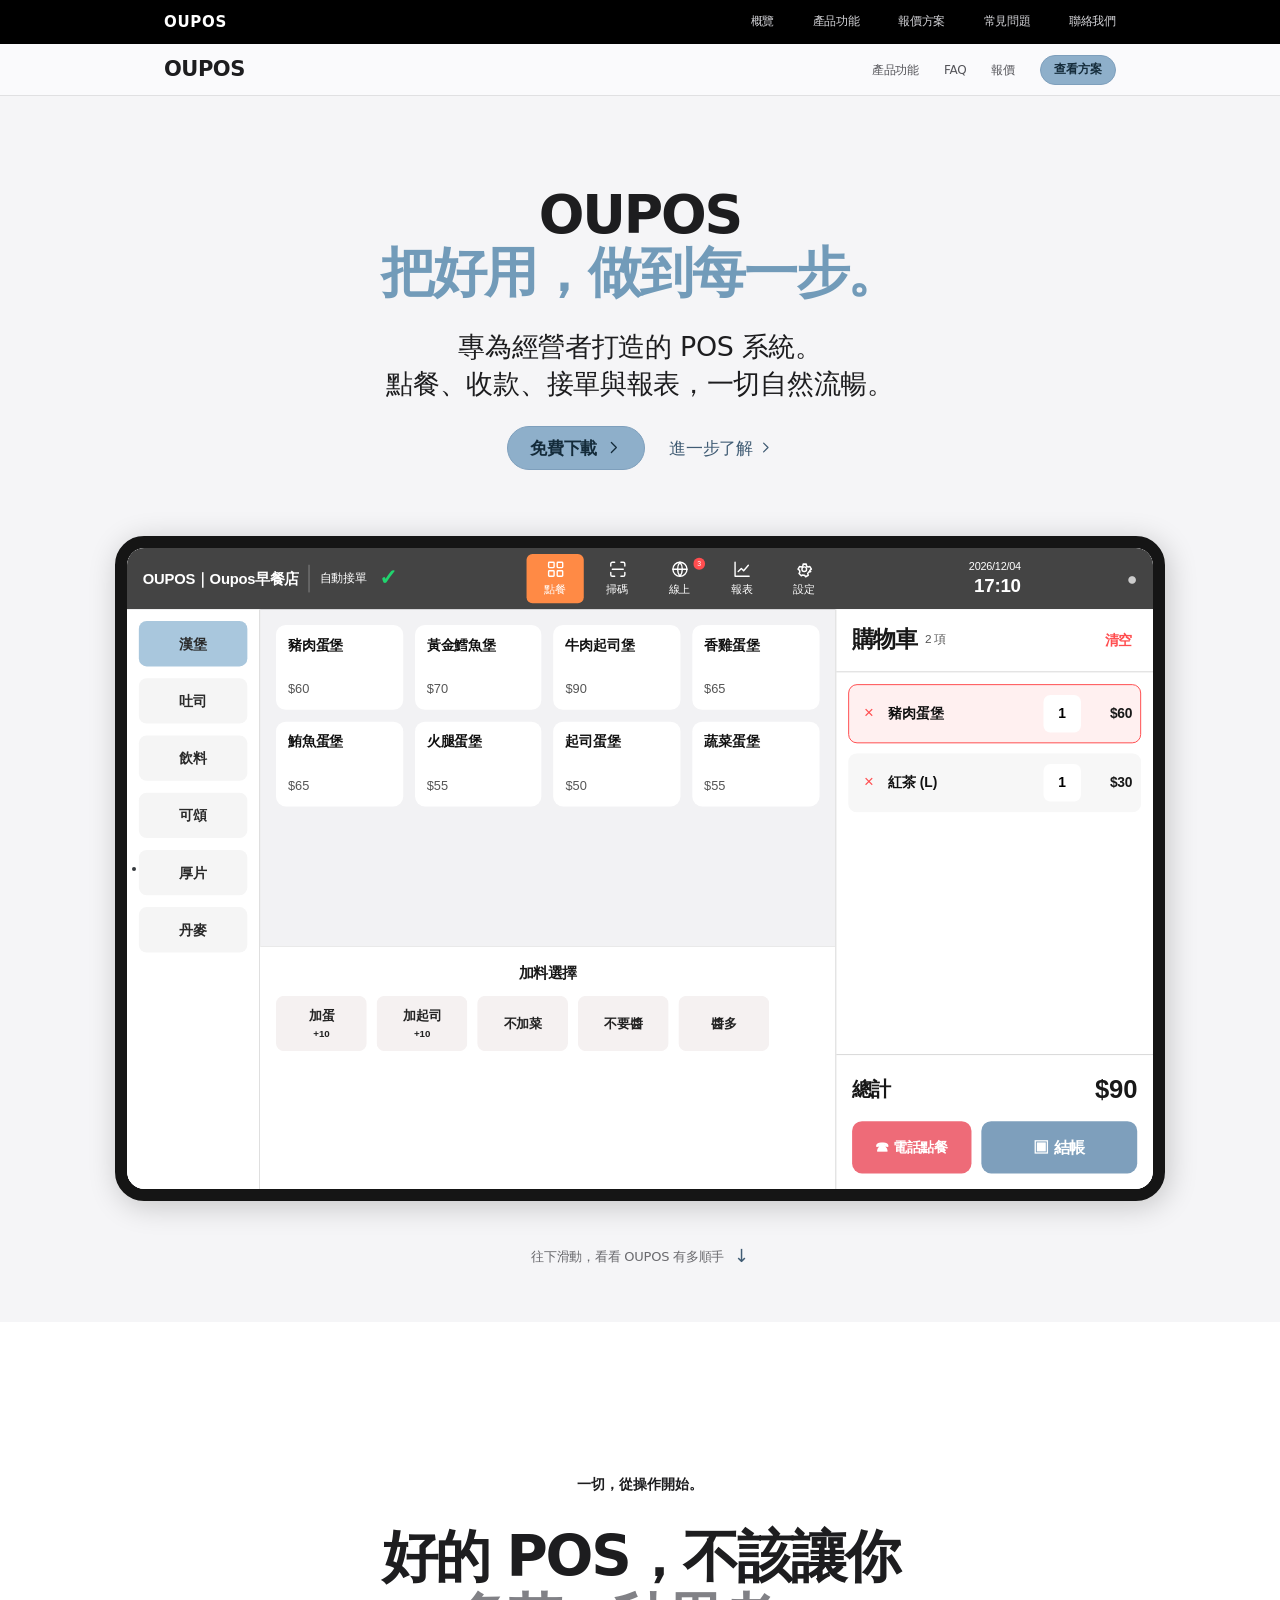
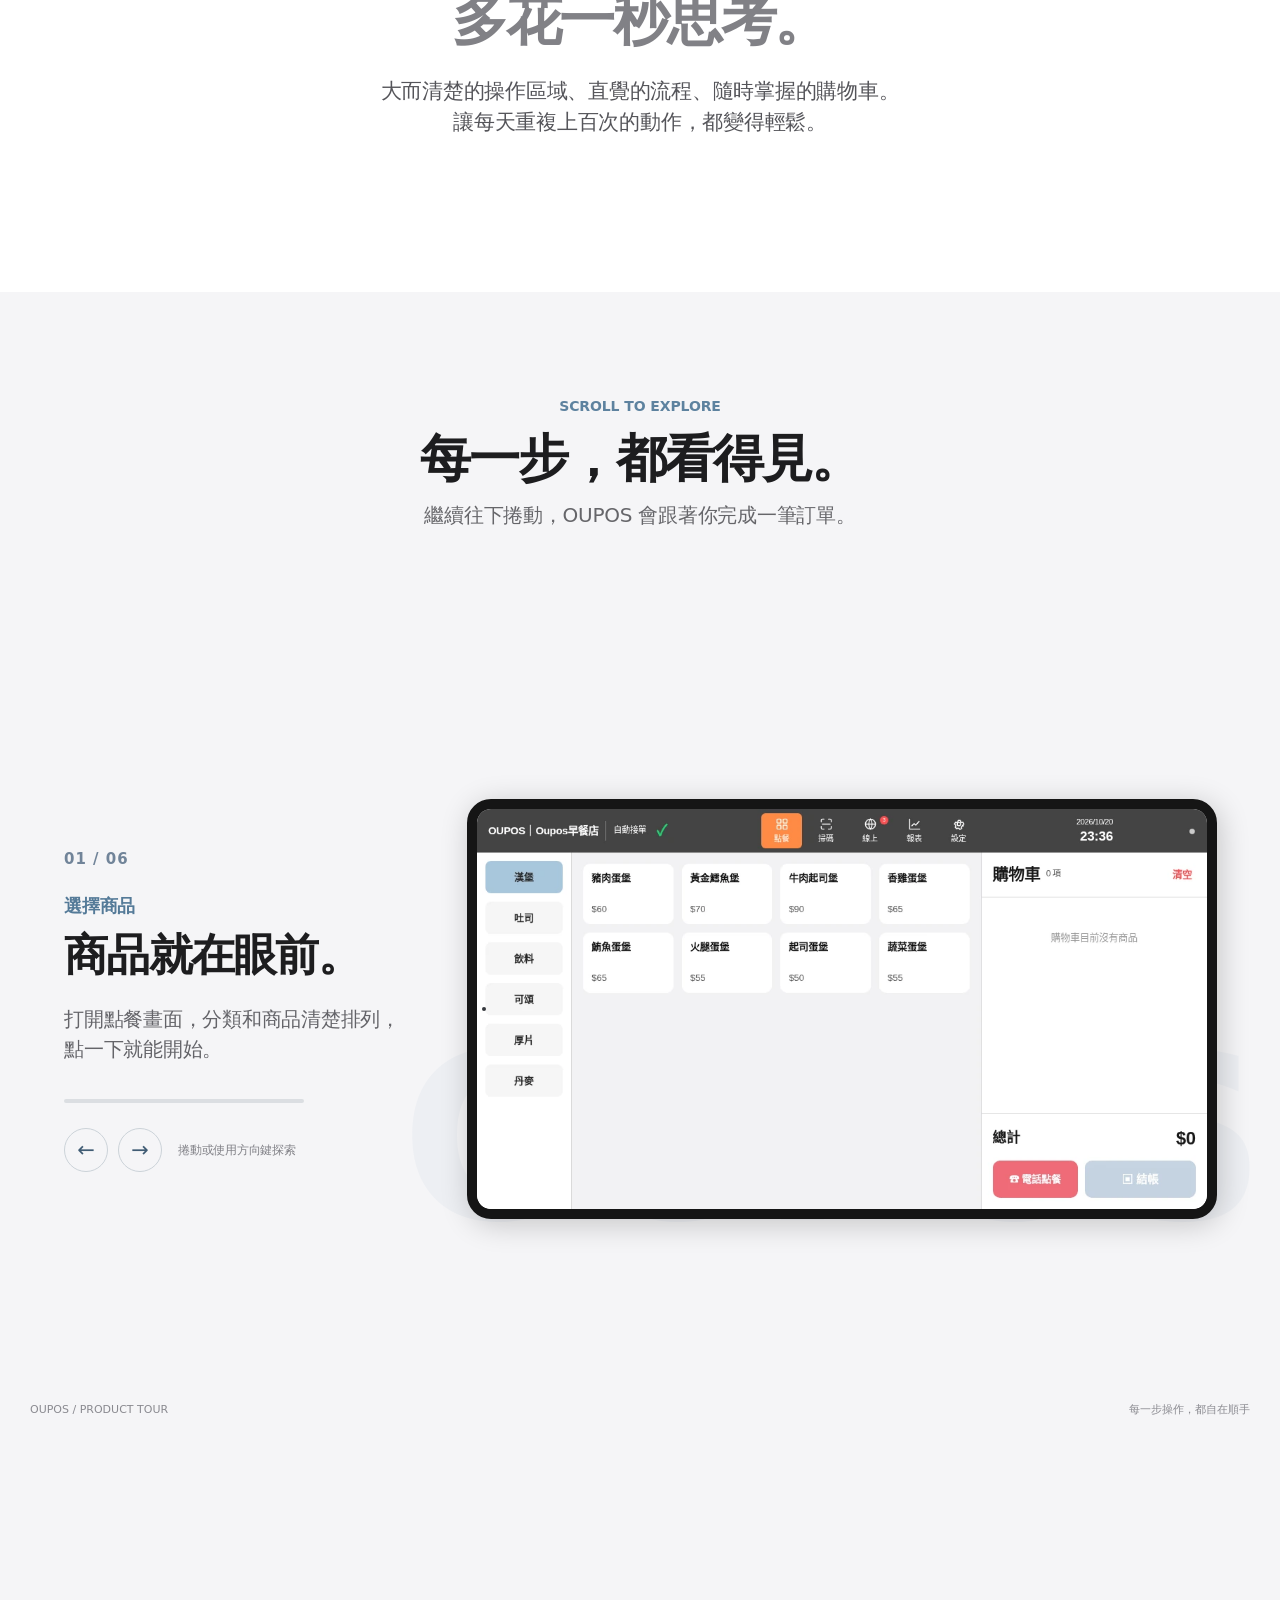
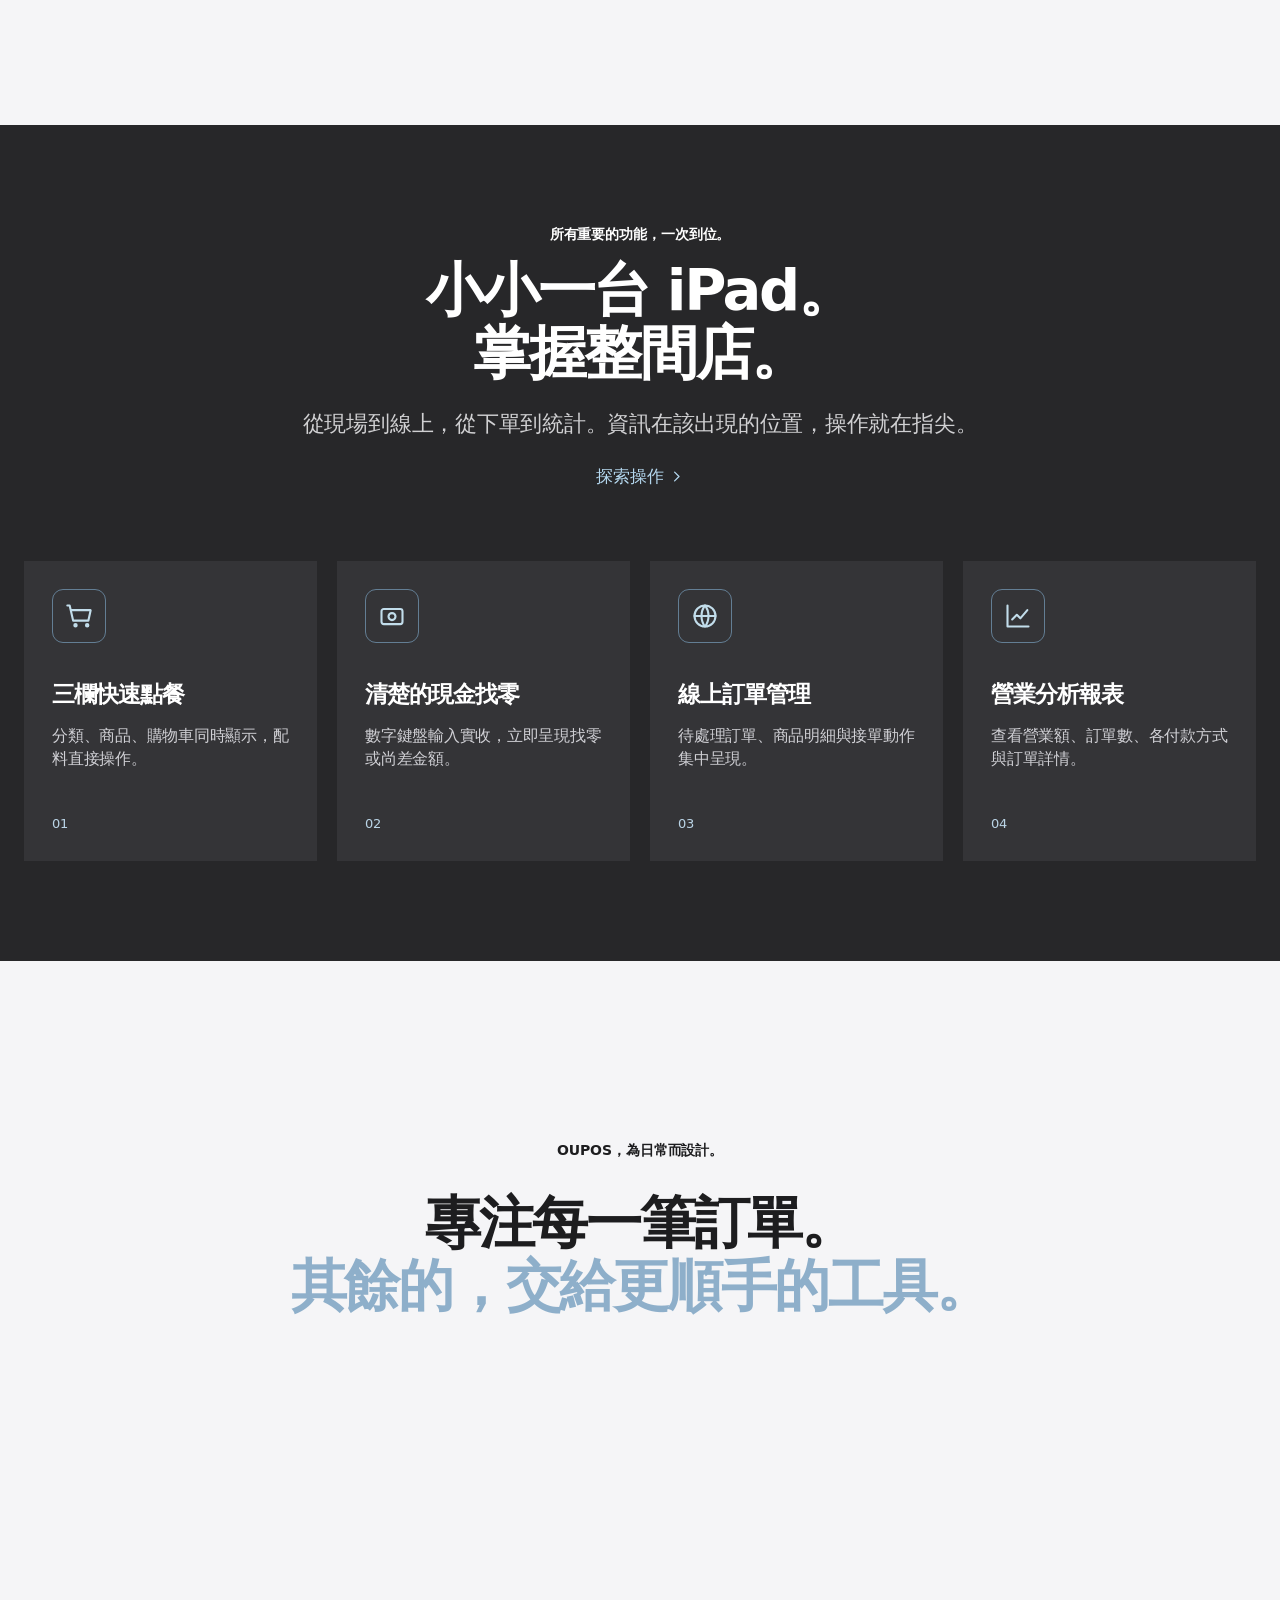
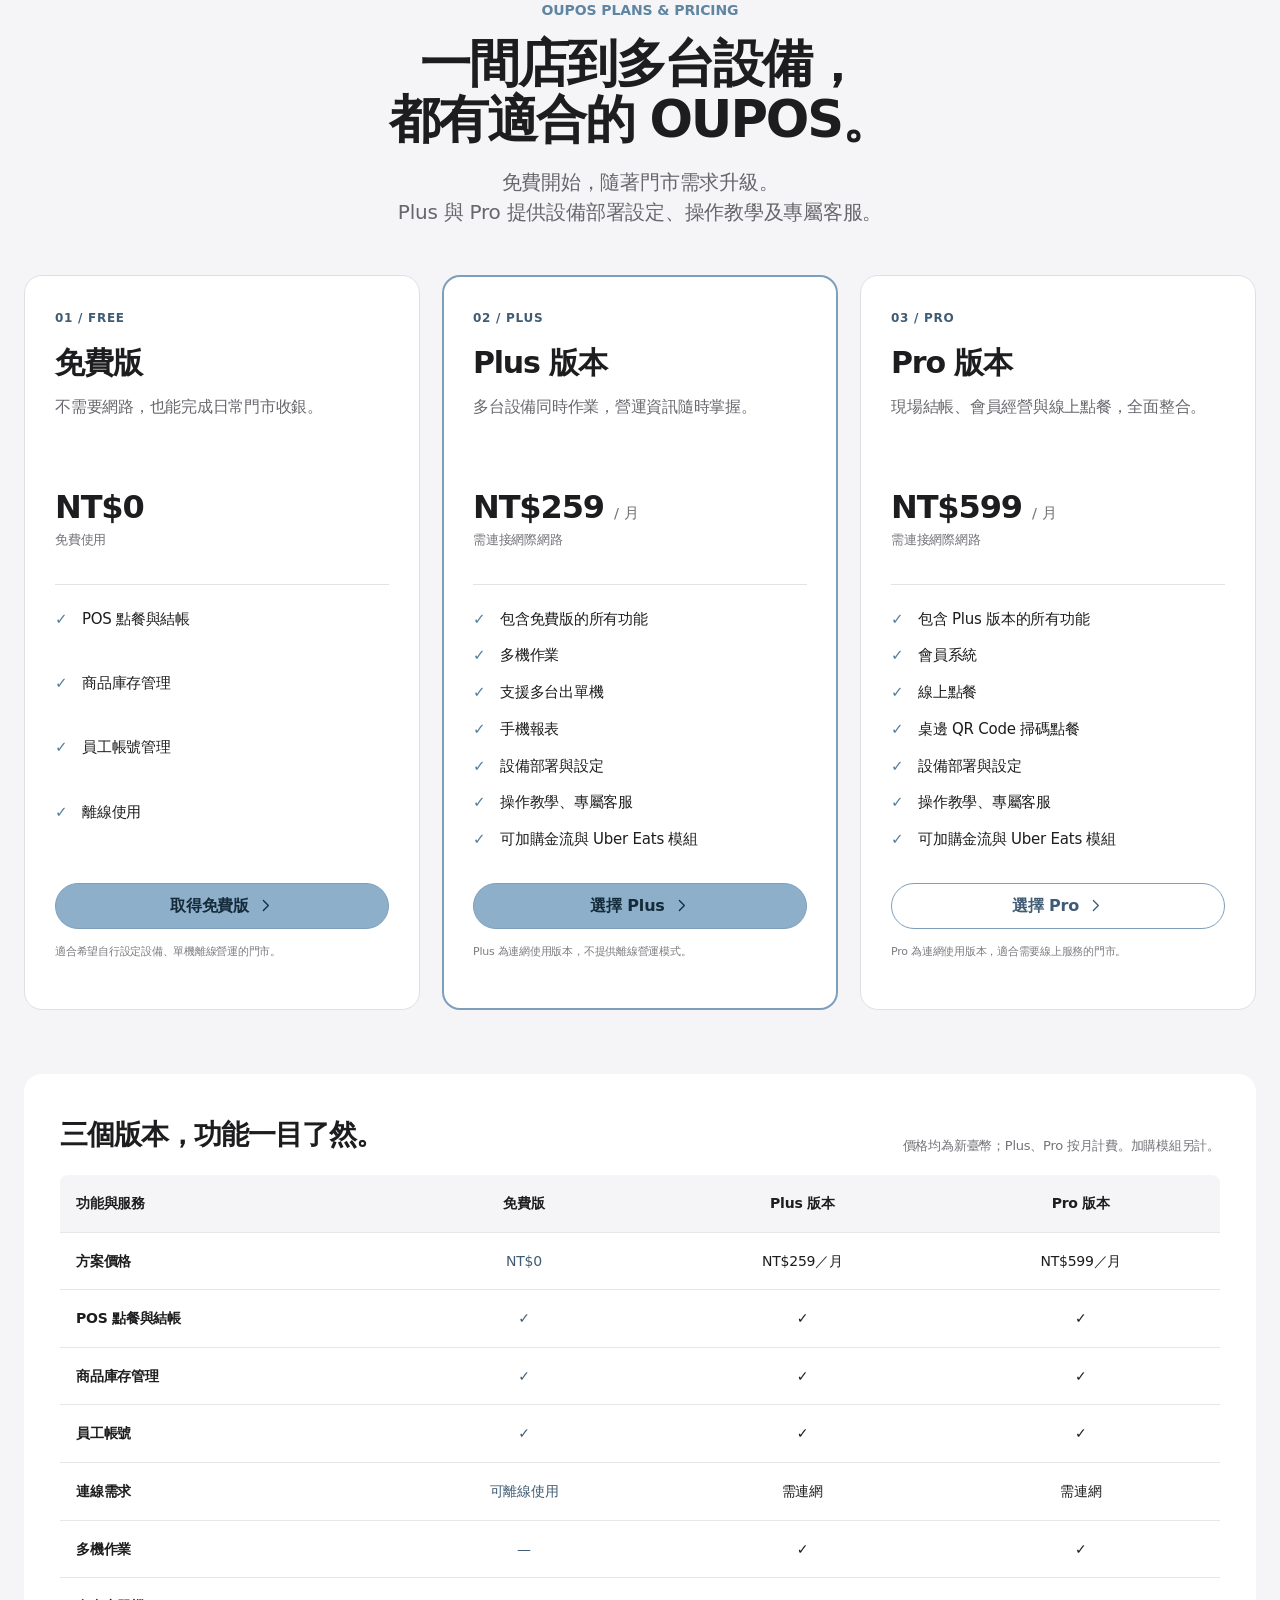
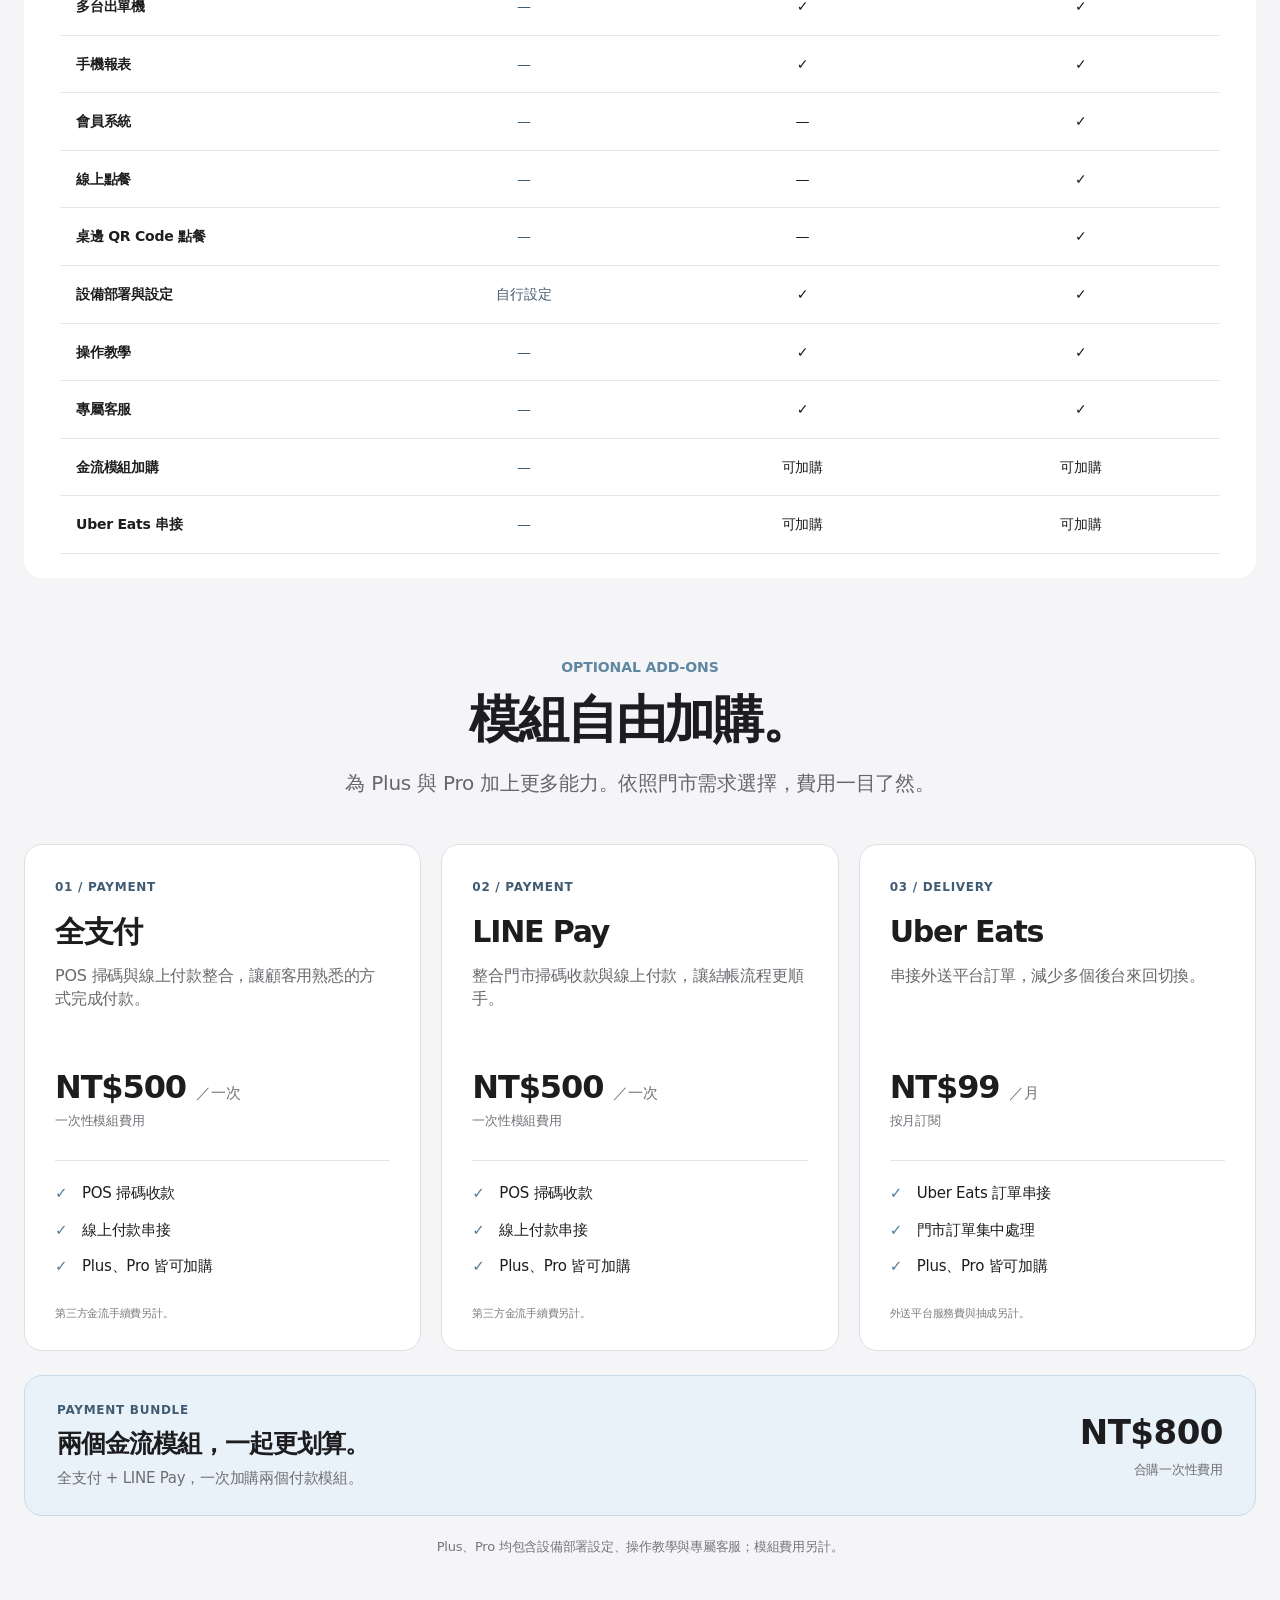
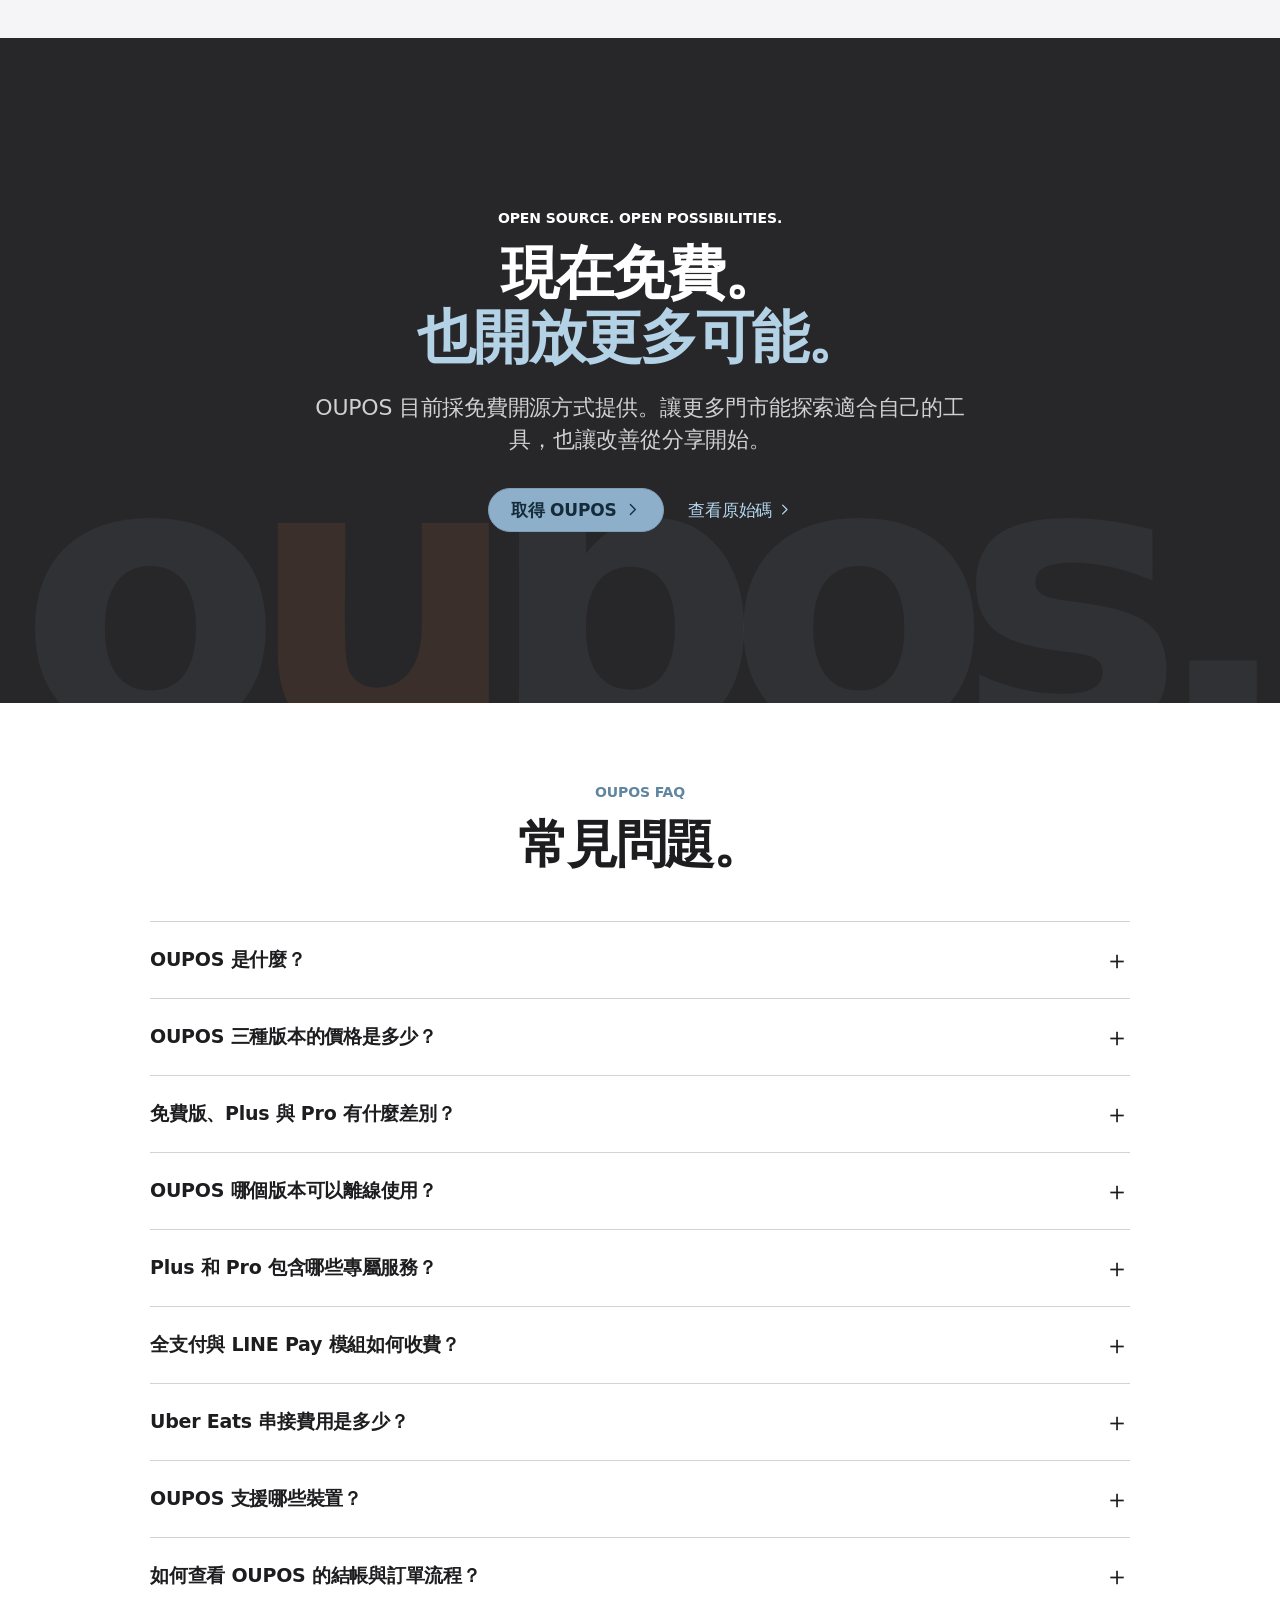
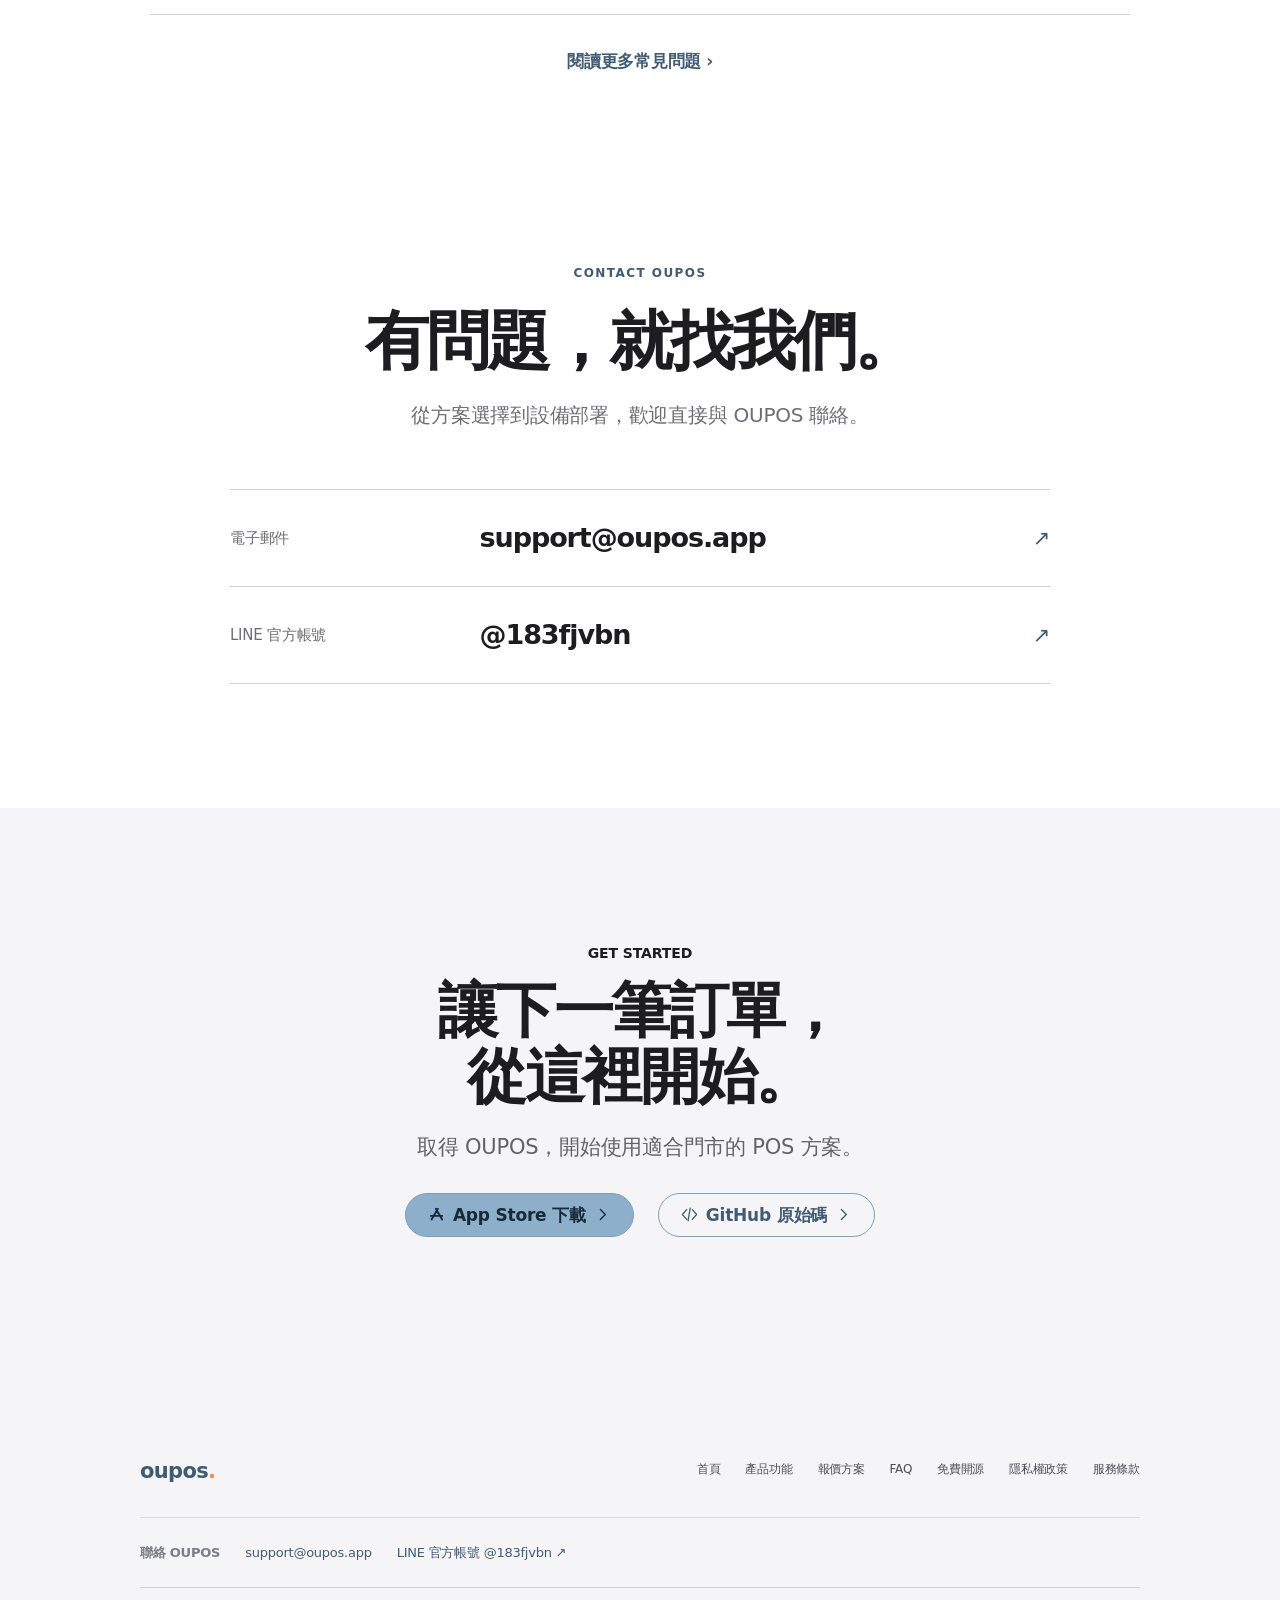
<file: index.html>
<!DOCTYPE html>

<html lang="zh-Hant">
<head>
<meta charset="utf-8"/>
<meta content="width=device-width, initial-scale=1" name="viewport"/>
<meta content="#f5f5f7" name="theme-color"/>
<meta content="OUPOS 餐飲 POS 系統：免費版 NT$0，支援 POS 結帳、庫存管理、員工帳號及離線使用；Plus NT$259／月，Pro NT$599／月。提供多機作業、手機報表、會員與線上點餐，並可加購金流和 Uber Eats 串接。" name="description"/>
<meta content="index,follow,max-image-preview:large,max-snippet:-1,max-video-preview:-1" name="robots"/>
<meta content="index,follow,max-image-preview:large" name="googlebot"/>
<meta content="OUPOS" name="author"/>
<meta content="OUPOS" name="application-name"/>
<link href="https://oupos.app/" rel="canonical"/>
<link href="https://oupos.app/" hreflang="zh-Hant-TW" rel="alternate"/>
<meta content="website" property="og:type"/>
<meta content="OUPOS" property="og:site_name"/>
<meta content="zh_TW" property="og:locale"/>
<meta content="OUPOS｜POS系統" property="og:title"/>
<meta content="OUPOS 餐飲 POS 系統：免費版 NT$0，支援 POS 結帳、庫存管理、員工帳號及離線使用；Plus NT$259／月，Pro NT$599／月。提供多機作業、手機報表、會員與線上點餐，並可加購金流和 Uber Eats 串接。" property="og:description"/>
<meta content="https://oupos.app/" property="og:url"/>
<meta content="https://oupos.app/assets/og-oupos.png" property="og:image"/>
<meta content="1200" property="og:image:width"/>
<meta content="630" property="og:image:height"/>
<meta content="OUPOS POS 系統介面與免費版、Plus、Pro 三種方案" property="og:image:alt"/>
<meta content="summary_large_image" name="twitter:card"/>
<meta content="OUPOS｜POS系統" name="twitter:title"/>
<meta content="OUPOS 餐飲 POS 系統：免費版 NT$0，支援 POS 結帳、庫存管理、員工帳號及離線使用；Plus NT$259／月，Pro NT$599／月。提供多機作業、手機報表、會員與線上點餐，並可加購金流和 Uber Eats 串接。" name="twitter:description"/>
<meta content="https://oupos.app/assets/og-oupos.png" name="twitter:image"/>
<title>OUPOS｜POS系統</title>
<link href="assets/favicon.svg" rel="icon" type="image/svg+xml"/>
<link href="styles.css?v=20261021c" rel="stylesheet"/>
<link href="pos-demo.css?v=20261021c" rel="stylesheet"/>
<link href="pages.css?v=20261021c" rel="stylesheet"/>
<script type="application/ld+json">{"@context":"https://schema.org","@graph":[{"@type":"Organization","@id":"https://oupos.app/#organization","name":"OUPOS","url":"https://oupos.app/","logo":"https://oupos.app/assets/favicon.svg","email":"support@oupos.app","contactPoint":{"@type":"ContactPoint","contactType":"customer support","email":"support@oupos.app","availableLanguage":["zh-Hant"]},"sameAs":["https://line.me/R/ti/p/%40183fjvbn"]},{"@type":"WebSite","@id":"https://oupos.app/#website","name":"OUPOS","url":"https://oupos.app/","inLanguage":"zh-Hant-TW","publisher":{"@id":"https://oupos.app/#organization"}},{"@type":"SoftwareApplication","@id":"https://oupos.app/#software","name":"OUPOS","alternateName":"OUPOS POS","description":"OUPOS 餐飲 POS 系統：免費版 NT$0，支援 POS 結帳、庫存管理、員工帳號及離線使用；Plus NT$259／月，Pro NT$599／月。提供多機作業、手機報表、會員與線上點餐，並可加購金流和 Uber Eats 串接。","url":"https://oupos.app/","image":"https://oupos.app/assets/og-oupos.png","applicationCategory":"BusinessApplication","operatingSystem":"iPadOS","inLanguage":"zh-Hant-TW","publisher":{"@id":"https://oupos.app/#organization"},"offers":{"@type":"Offer","name":"OUPOS 免費版","price":"0","priceCurrency":"TWD","url":"https://oupos.app/pricing"}},{"@type":"OfferCatalog","@id":"https://oupos.app/#plans","name":"OUPOS POS 版本與價格","url":"https://oupos.app/pricing","itemListElement":[{"@type":"Offer","name":"OUPOS 免費版","price":"0","priceCurrency":"TWD","url":"https://oupos.app/pricing#plan-free","description":"POS 結帳、庫存管理、員工帳號、離線使用"},{"@type":"Offer","name":"OUPOS Plus","price":"259","priceCurrency":"TWD","url":"https://oupos.app/pricing#plan-plus","priceSpecification":{"@type":"UnitPriceSpecification","price":"259","priceCurrency":"TWD","billingDuration":"P1M"},"description":"免費版基本功能（需連網）、多機作業、多台出單機、手機報表、設備部署設定、操作教學、專屬客服"},{"@type":"Offer","name":"OUPOS Pro","price":"599","priceCurrency":"TWD","url":"https://oupos.app/pricing#plan-pro","priceSpecification":{"@type":"UnitPriceSpecification","price":"599","priceCurrency":"TWD","billingDuration":"P1M"},"description":"Plus 全部功能、會員系統、線上點餐、桌邊 QR Code 點餐、設備部署設定、操作教學及專屬客服"}]},{"@type":"OfferCatalog","@id":"https://oupos.app/#addons","name":"OUPOS Plus 與 Pro 可加購模組","url":"https://oupos.app/pricing#addons","itemListElement":[{"@type":"Offer","name":"全支付金流整合模組","description":"POS 掃碼與線上付款；一次性加購","price":"500","priceCurrency":"TWD","url":"https://oupos.app/pricing#addons"},{"@type":"Offer","name":"LINE Pay 金流整合模組","description":"POS 掃碼與線上付款；一次性加購","price":"500","priceCurrency":"TWD","url":"https://oupos.app/pricing#addons"},{"@type":"Offer","name":"全支付與 LINE Pay 金流模組組合","description":"兩個金流模組合購一次性收費","price":"800","priceCurrency":"TWD","url":"https://oupos.app/pricing#addons"},{"@type":"Offer","name":"Uber Eats 串接模組","description":"Plus 與 Pro 可加購，每月收費","price":"99","priceCurrency":"TWD","priceSpecification":{"@type":"UnitPriceSpecification","price":"99","priceCurrency":"TWD","billingDuration":"P1M"},"url":"https://oupos.app/pricing#addons"}]},{"@type":"FAQPage","@id":"https://oupos.app/#faq-schema","mainEntity":[{"@type":"Question","name":"OUPOS 是什麼？","acceptedAnswer":{"@type":"Answer","text":"OUPOS 是為餐飲門市打造的 POS 系統。免費版提供 POS 點餐結帳、庫存管理、員工帳號和離線使用；Plus 和 Pro 則提供多機作業與進階營運功能。"}},{"@type":"Question","name":"OUPOS 三種版本的價格是多少？","acceptedAnswer":{"@type":"Answer","text":"免費版 NT$0；Plus 版本 NT$259／月；Pro 版本 NT$599／月。金流和 Uber Eats 串接模組可於 Plus、Pro 加購。"}},{"@type":"Question","name":"免費版、Plus 與 Pro 有什麼差別？","acceptedAnswer":{"@type":"Answer","text":"免費版包含 POS 結帳、庫存管理、員工帳號與離線使用。Plus 包含免費版所有基本功能，改為需連網使用，並增加多機作業、多台出單機、手機報表、設備部署設定、操作教學及專屬客服。Pro 包含 Plus 全部功能，再增加會員系統、線上點餐與桌邊 QR Code 點餐。"}},{"@type":"Question","name":"OUPOS 哪個版本可以離線使用？","acceptedAnswer":{"@type":"Answer","text":"免費版可以離線使用。Plus 與 Pro 均需連接網際網路使用，雖包含免費版的基本功能，但不提供免費版的離線使用模式。"}},{"@type":"Question","name":"Plus 和 Pro 包含哪些專屬服務？","acceptedAnswer":{"@type":"Answer","text":"Plus 與 Pro 均包含設備部署與設定、操作教學以及專屬客服。"}},{"@type":"Question","name":"全支付與 LINE Pay 模組如何收費？","acceptedAnswer":{"@type":"Answer","text":"Plus、Pro 可加購全支付或 LINE Pay 金流模組，支援 POS 掃碼與線上付款整合。單個模組 NT$500（一次性），兩個模組合購 NT$800（一次性）。第三方金流服務費另計。"}},{"@type":"Question","name":"Uber Eats 串接費用是多少？","acceptedAnswer":{"@type":"Answer","text":"Plus、Pro 可加購 Uber Eats 串接模組，每月 NT$99；此為 OUPOS 模組費用，不包含 Uber Eats 平台本身的服務費。"}},{"@type":"Question","name":"OUPOS 支援哪些裝置？","acceptedAnswer":{"@type":"Answer","text":"OUPOS 的主要 POS 操作介面以 iPad 橫向使用為設計核心。Plus、Pro 可多機作業並支援多台出單機，也可使用手機報表。"}},{"@type":"Question","name":"如何查看 OUPOS 的結帳與訂單流程？","acceptedAnswer":{"@type":"Answer","text":"首頁的「每一步，都看得見」展示區，依序呈現商品選擇、加入購物車、調整配料、現金結帳、線上訂單與營運報表。"}}]}]}</script>
<script defer="" src="app.js?v=20261021c"></script>
<link rel="stylesheet" href="/apple-ui.css?v=20261021-apple4">
</head>
<body class="apple-redesign">
<svg aria-hidden="true" class="icon-sprite" xmlns="http://www.w3.org/2000/svg">
<symbol id="i-arrow" viewbox="0 0 24 24"><path d="M5 12h14m-6-6 6 6-6 6"></path></symbol>
<symbol id="i-arrow-up" viewbox="0 0 24 24"><path d="M7 17 17 7M8 7h9v9"></path></symbol>
<symbol id="i-chevron" viewbox="0 0 24 24"><path d="m9 5 7 7-7 7"></path></symbol>
<symbol id="i-check" viewbox="0 0 24 24"><path d="m4 12 5 5L20 6"></path></symbol>
<symbol id="i-plus" viewbox="0 0 24 24"><path d="M12 5v14M5 12h14"></path></symbol>
<symbol id="i-x" viewbox="0 0 24 24"><path d="m5 5 14 14M19 5 5 19"></path></symbol>
<symbol id="i-menu" viewbox="0 0 24 24"><path d="M4 6h16M4 12h16M4 18h16"></path></symbol>
<symbol id="i-appstore" viewbox="0 0 24 24"><path d="m11 4 9 15M14 4 5 19m-1-5h16" stroke-width="2.7"></path></symbol>
<symbol id="i-cart" viewbox="0 0 24 24"><circle cx="9" cy="20" r="1"></circle><circle cx="19" cy="20" r="1"></circle><path d="M2 3h2l3 13h13l2-9H5"></path></symbol>
<symbol id="i-grid" viewbox="0 0 24 24"><rect height="7" rx="1" width="7" x="3" y="3"></rect><rect height="7" rx="1" width="7" x="14" y="3"></rect><rect height="7" rx="1" width="7" x="3" y="14"></rect><rect height="7" rx="1" width="7" x="14" y="14"></rect></symbol>
<symbol id="i-scan" viewbox="0 0 24 24"><path d="M8 3H5a2 2 0 0 0-2 2v3m13-5h3a2 2 0 0 1 2 2v3M3 16v3a2 2 0 0 0 2 2h3m13-5v3a2 2 0 0 1-2 2h-3M5 12h14"></path></symbol>
<symbol id="i-globe" viewbox="0 0 24 24"><circle cx="12" cy="12" r="9"></circle><path d="M3 12h18M12 3c-4 5-4 13 0 18m0-18c4 5 4 13 0 18"></path></symbol>
<symbol id="i-chart" viewbox="0 0 24 24"><path d="M3 3v18h18M7 15l4-4 3 3 6-7"></path></symbol>
<symbol id="i-settings" viewbox="0 0 24 24"><circle cx="12" cy="12" r="3"></circle><path d="M19.2 15.3a8 8 0 0 0 .4-2l1.8-1.3-1.8-3.1-2.1.6a8 8 0 0 0-1.7-1L15.3 6h-3.6l-.5 2.5a8 8 0 0 0-1.7 1l-2.1-.6L5.6 12l1.8 1.3a8 8 0 0 0 .4 2l-1 1.9 2.6 2.6 1.9-1a8 8 0 0 0 2 .4l1.3 1.8 3.1-1.8-.6-2.1a8 8 0 0 0 1-1.7l2.5-.5z" transform="translate(-2 -1) scale(1.08)"></path></symbol>
<symbol id="i-code" viewbox="0 0 24 24"><path d="m8 5-6 7 6 7m8-14 6 7-6 7m-3-16-3 18"></path></symbol>
<symbol id="i-coins" viewbox="0 0 24 24"><rect height="13" rx="2" width="18" x="3" y="6"></rect><circle cx="12" cy="12.5" r="3"></circle></symbol>
<symbol id="i-clock" viewbox="0 0 24 24"><circle cx="12" cy="12" r="9"></circle><path d="M12 7v5l4 2"></path></symbol>
<symbol id="i-spark" viewbox="0 0 24 24"><path d="m12 2 2.3 7.7L22 12l-7.7 2.3L12 22l-2.3-7.7L2 12l7.7-2.3z"></path></symbol>
</svg>
<a class="skip-link" href="#main">跳至主要內容</a>
<div class="global-nav" id="global-top"><div class="global-nav-inner">
<a aria-label="OUPOS 首頁" class="global-mark" href="/">OUPOS</a>
<nav aria-label="全站導覽" class="global-nav-links"><a href="/">概覽</a><a href="/#features">產品功能</a><a href="/pricing">報價方案</a><a href="/faq">常見問題</a><a href="mailto:support@oupos.app">聯絡我們</a></nav>
<details class="global-mobile"><summary aria-label="展開網站選單"><span></span><span></span></summary><nav aria-label="行動版網站選單"><a href="/">概覽</a><a href="/#features">產品功能</a><a href="/pricing">報價方案</a><a href="/faq">常見問題</a><a href="mailto:support@oupos.app">聯絡我們</a></nav></details>
</div></div><header class="product-nav" id="top"><div class="product-nav-inner"><a class="product-nav-name" href="/">OUPOS</a><nav aria-label="OUPOS 導覽" class="product-nav-right"><a class="product-nav-link" href="/#features">產品功能</a><a class="product-nav-link" href="/faq">FAQ</a><a class="product-nav-link" href="/pricing">報價</a><a class="pill pill-small" href="/pricing">查看方案</a></nav></div></header>
<main id="main">
<section aria-labelledby="hero-title" class="hero section-tile" id="overview">
<div class="hero-intro reveal"><h1 id="hero-title">OUPOS<br/><span>把好用，做到每一步。</span></h1><p>專為經營者打造的 POS 系統。<br/>點餐、收款、接單與報表，一切自然流暢。</p><div class="cta-row"><a class="pill" href="#download">免費下載 <svg class="icon"><use href="#i-chevron"></use></svg></a><a class="text-link" href="#cinema">進一步了解 <svg class="icon"><use href="#i-chevron"></use></svg></a></div></div>
<div aria-label="OUPOS iPad POS 展示畫面" class="hero-product reveal"><div class="tablet-device hero-tablet"><div aria-hidden="true" class="tablet-camera"></div><div class="hero-app-crop"><div class="pos-app" id="hero-pos"></div></div></div></div>
<a class="scroll-indicator" href="#cinema">往下滑動，看看 OUPOS 有多順手 <span aria-hidden="true">↓</span></a>
</section>
<section aria-labelledby="intro-title" class="intro-band section-tile"><p class="eyebrow reveal">一切，從操作開始。</p><h2 class="reveal" id="intro-title">好的 POS，不該讓你<br/><span>多花一秒思考。</span></h2><p class="reveal">大而清楚的操作區域、直覺的流程、隨時掌握的購物車。<br/>讓每天重複上百次的動作，都變得輕鬆。</p></section>
<section aria-labelledby="cinema-title" class="cinema-section" id="cinema">
<div class="cinema-heading"><p class="eyebrow">SCROLL TO EXPLORE</p><h2 id="cinema-title">每一步，都看得見。</h2><p>繼續往下捲動，OUPOS 會跟著你完成一筆訂單。</p></div>
<div class="story-track" data-scene="0" id="story-track">
<div class="story-sticky">
<div class="story-inner">
<div aria-atomic="true" aria-live="polite" class="story-copy">
<span class="story-index"><span id="story-number">01</span> / 06</span>
<div class="story-wording" id="story-wording"><p class="story-kicker" id="story-kicker">快速點餐</p><h3 id="story-title">點一下，<br/>就加入購物車。</h3><p id="story-description">商品分類與購物車同時呈現。不必在頁面間來回跳轉。</p></div>
<div aria-label="操作展示進度" aria-valuemax="6" aria-valuemin="1" aria-valuenow="1" class="story-meter" id="story-progressbar" role="progressbar"><span id="story-progress-fill"></span></div>
<div class="story-controls"><button aria-label="上一個操作步驟" id="story-prev" type="button"><span>←</span></button><button aria-label="下一個操作步驟" id="story-next" type="button"><span>→</span></button><small>捲動或使用方向鍵探索</small></div>
</div>
<div class="story-product"><div class="tablet-device story-tablet"><div aria-hidden="true" class="tablet-camera"></div><div aria-label="OUPOS POS 商品分類與商品網格" class="story-screen-slot" id="story-screen" role="img"><img alt="" aria-hidden="true" class="story-frame is-current" data-scene="0" decoding="async" height="570" loading="eager" src="assets/tour-01.webp?v=20261021b" width="1040"/><img alt="" aria-hidden="true" class="story-frame" data-scene="1" decoding="async" height="570" loading="eager" src="assets/tour-02.webp?v=20261021b" width="1040"/><img alt="" aria-hidden="true" class="story-frame" data-scene="2" decoding="async" height="570" loading="eager" src="assets/tour-03.webp?v=20261021b" width="1040"/><img alt="" aria-hidden="true" class="story-frame" data-scene="3" decoding="async" height="570" loading="eager" src="assets/tour-04.webp?v=20261021b" width="1040"/><img alt="" aria-hidden="true" class="story-frame" data-scene="4" decoding="async" height="570" loading="eager" src="assets/tour-05.webp?v=20261021b" width="1040"/><img alt="" aria-hidden="true" class="story-frame" data-scene="5" decoding="async" height="570" loading="eager" src="assets/tour-06.webp?v=20261021b" width="1040"/></div></div><div aria-hidden="true" class="story-background-word">OUPOS</div></div>
</div>
<div class="story-bottom"><span>OUPOS / PRODUCT TOUR</span><span>每一步操作，都自在順手</span></div>
</div>
</div>
</section>
<section aria-labelledby="features-title" class="wide-tile tile-dark feature-focus" id="features"><div class="focus-copy reveal"><p class="eyebrow">所有重要的功能，一次到位。</p><h2 id="features-title">小小一台 iPad。<br/>掌握整間店。</h2><p>從現場到線上，從下單到統計。資訊在該出現的位置，操作就在指尖。</p><a class="text-link on-dark" href="#cinema">探索操作 <svg class="icon"><use href="#i-chevron"></use></svg></a></div><div class="feature-grid"><article class="feature-card reveal"><span class="feature-icon"><svg class="icon"><use href="#i-cart"></use></svg></span><h3>三欄快速點餐</h3><p>分類、商品、購物車同時顯示，配料直接操作。</p><span class="feature-no">01</span></article><article class="feature-card reveal"><span class="feature-icon"><svg class="icon"><use href="#i-coins"></use></svg></span><h3>清楚的現金找零</h3><p>數字鍵盤輸入實收，立即呈現找零或尚差金額。</p><span class="feature-no">02</span></article><article class="feature-card reveal"><span class="feature-icon"><svg class="icon"><use href="#i-globe"></use></svg></span><h3>線上訂單管理</h3><p>待處理訂單、商品明細與接單動作集中呈現。</p><span class="feature-no">03</span></article><article class="feature-card reveal"><span class="feature-icon"><svg class="icon"><use href="#i-chart"></use></svg></span><h3>營業分析報表</h3><p>查看營業額、訂單數、各付款方式與訂單詳情。</p><span class="feature-no">04</span></article></div></section>
<section class="statement section-tile"><p class="eyebrow reveal">OUPOS，為日常而設計。</p><h2 class="reveal">專注每一筆訂單。<br/><span>其餘的，交給更順手的工具。</span></h2></section>
<section aria-labelledby="pricing-title" class="pricing-section section-tile" id="pricing">
<div class="section-head reveal"><p class="eyebrow">OUPOS PLANS &amp; PRICING</p><h2 id="pricing-title">一間店到多台設備，<br/>都有適合的 OUPOS。</h2><p>免費開始，隨著門市需求升級。<br/>Plus 與 Pro 提供設備部署設定、操作教學及專屬客服。</p></div>
<div class="pricing-grid">
<article aria-labelledby="plan-free-title" class="plan-card reveal" id="plan-free">
<div class="plan-top"><span class="plan-kicker">01 / FREE</span><h3 id="plan-free-title">免費版</h3><p>不需要網路，也能完成日常門市收銀。</p></div>
<div class="plan-price"><strong>NT$0</strong><span>免費使用</span></div><div class="plan-divider"></div>
<ul><li>POS 點餐與結帳</li><li>商品庫存管理</li><li>員工帳號管理</li><li>離線使用</li></ul>
<a class="pill plan-cta" href="#download">取得免費版 <svg class="icon"><use href="#i-chevron"></use></svg></a>
<small>適合希望自行設定設備、單機離線營運的門市。</small>
</article>
<article aria-labelledby="plan-plus-title" class="plan-card plan-featured reveal" id="plan-plus">
<div class="plan-top"><span class="plan-kicker">02 / PLUS</span><h3 id="plan-plus-title">Plus 版本</h3><p>多台設備同時作業，營運資訊隨時掌握。</p></div>
<div class="plan-price"><strong>NT$259 <span class="price-period">/ 月</span></strong><span>需連接網際網路</span></div><div class="plan-divider"></div>
<ul><li>包含免費版的所有功能</li><li>多機作業</li><li>支援多台出單機</li><li>手機報表</li><li>設備部署與設定</li><li>操作教學、專屬客服</li><li>可加購金流與 Uber Eats 模組</li></ul>
<a class="pill plan-cta" href="#download">選擇 Plus <svg class="icon"><use href="#i-chevron"></use></svg></a>
<small>Plus 為連網使用版本，不提供離線營運模式。</small>
</article>
<article aria-labelledby="plan-pro-title" class="plan-card reveal" id="plan-pro">
<div class="plan-top"><span class="plan-kicker">03 / PRO</span><h3 id="plan-pro-title">Pro 版本</h3><p>現場結帳、會員經營與線上點餐，全面整合。</p></div>
<div class="plan-price"><strong>NT$599 <span class="price-period">/ 月</span></strong><span>需連接網際網路</span></div><div class="plan-divider"></div>
<ul><li>包含 Plus 版本的所有功能</li><li>會員系統</li><li>線上點餐</li><li>桌邊 QR Code 掃碼點餐</li><li>設備部署與設定</li><li>操作教學、專屬客服</li><li>可加購金流與 Uber Eats 模組</li></ul>
<a class="pill pill-outline plan-cta" href="#download">選擇 Pro <svg class="icon"><use href="#i-chevron"></use></svg></a>
<small>Pro 為連網使用版本，適合需要線上服務的門市。</small>
</article>
</div>
<div class="comparison reveal"><div class="comparison-head"><h3>三個版本，功能一目了然。</h3><p>價格均為新臺幣；Plus、Pro 按月計費。加購模組另計。</p></div>
<div class="table-scroll"><table class="comparison-table"><thead><tr><th scope="col">功能與服務</th><th scope="col">免費版</th><th scope="col">Plus 版本</th><th scope="col">Pro 版本</th></tr></thead><tbody>
<tr><th scope="row">方案價格</th><td>NT$0</td><td>NT$259／月</td><td>NT$599／月</td></tr>
<tr><th scope="row">POS 點餐與結帳</th><td>✓</td><td>✓</td><td>✓</td></tr>
<tr><th scope="row">商品庫存管理</th><td>✓</td><td>✓</td><td>✓</td></tr>
<tr><th scope="row">員工帳號</th><td>✓</td><td>✓</td><td>✓</td></tr>
<tr><th scope="row">連線需求</th><td>可離線使用</td><td>需連網</td><td>需連網</td></tr>
<tr><th scope="row">多機作業</th><td>—</td><td>✓</td><td>✓</td></tr>
<tr><th scope="row">多台出單機</th><td>—</td><td>✓</td><td>✓</td></tr>
<tr><th scope="row">手機報表</th><td>—</td><td>✓</td><td>✓</td></tr>
<tr><th scope="row">會員系統</th><td>—</td><td>—</td><td>✓</td></tr>
<tr><th scope="row">線上點餐</th><td>—</td><td>—</td><td>✓</td></tr>
<tr><th scope="row">桌邊 QR Code 點餐</th><td>—</td><td>—</td><td>✓</td></tr>
<tr><th scope="row">設備部署與設定</th><td>自行設定</td><td>✓</td><td>✓</td></tr>
<tr><th scope="row">操作教學</th><td>—</td><td>✓</td><td>✓</td></tr>
<tr><th scope="row">專屬客服</th><td>—</td><td>✓</td><td>✓</td></tr>
<tr><th scope="row">金流模組加購</th><td>—</td><td>可加購</td><td>可加購</td></tr>
<tr><th scope="row">Uber Eats 串接</th><td>—</td><td>可加購</td><td>可加購</td></tr>
</tbody></table></div></div>
<div aria-labelledby="addons-title" class="addons" id="addons">
<div class="section-head reveal addons-heading">
<p class="eyebrow">OPTIONAL ADD-ONS</p>
<h3 id="addons-title">模組自由加購。</h3>
<p>為 Plus 與 Pro 加上更多能力。依照門市需求選擇，費用一目了然。</p>
</div>
<div class="addon-grid">
<article aria-labelledby="addon-pxpay-title" class="plan-card addon-plan reveal" id="addon-pxpay">
<div class="plan-top"><span class="plan-kicker">01 / PAYMENT</span>
<h3 id="addon-pxpay-title">全支付</h3>
<p>POS 掃碼與線上付款整合，讓顧客用熟悉的方式完成付款。</p>
</div>
<div class="plan-price"><strong>NT$500 <span class="price-period">／一次</span></strong><span>一次性模組費用</span></div>
<div class="plan-divider"></div>
<ul><li>POS 掃碼收款</li><li>線上付款串接</li><li>Plus、Pro 皆可加購</li></ul>
<small>第三方金流手續費另計。</small>
</article>
<article aria-labelledby="addon-linepay-title" class="plan-card addon-plan reveal" id="addon-linepay">
<div class="plan-top"><span class="plan-kicker">02 / PAYMENT</span>
<h3 id="addon-linepay-title">LINE Pay</h3>
<p>整合門市掃碼收款與線上付款，讓結帳流程更順手。</p>
</div>
<div class="plan-price"><strong>NT$500 <span class="price-period">／一次</span></strong><span>一次性模組費用</span></div>
<div class="plan-divider"></div>
<ul><li>POS 掃碼收款</li><li>線上付款串接</li><li>Plus、Pro 皆可加購</li></ul>
<small>第三方金流手續費另計。</small>
</article>
<article aria-labelledby="addon-ubereats-title" class="plan-card addon-plan reveal" id="addon-ubereats">
<div class="plan-top"><span class="plan-kicker">03 / DELIVERY</span>
<h3 id="addon-ubereats-title">Uber Eats</h3>
<p>串接外送平台訂單，減少多個後台來回切換。</p>
</div>
<div class="plan-price"><strong>NT$99 <span class="price-period">／月</span></strong><span>按月訂閱</span></div>
<div class="plan-divider"></div>
<ul><li>Uber Eats 訂單串接</li><li>門市訂單集中處理</li><li>Plus、Pro 皆可加購</li></ul>
<small>外送平台服務費與抽成另計。</small>
</article>
</div>
<div class="addon-bundle-bar reveal" id="addon-payments">
<div class="addon-bundle-copy"><span class="plan-kicker">PAYMENT BUNDLE</span><h4>兩個金流模組，一起更划算。</h4><p>全支付 + LINE Pay，一次加購兩個付款模組。</p></div>
<div class="addon-bundle-price"><strong>NT$800</strong><span>合購一次性費用</span></div>
</div>
<p class="addon-bottom-note">Plus、Pro 均包含設備部署設定、操作教學與專屬客服；模組費用另計。</p>
</div>
</section>
<section aria-labelledby="opensource-title" class="opensource-section tile-dark section-tile" id="opensource"><div class="open-copy reveal"><p class="eyebrow">OPEN SOURCE. OPEN POSSIBILITIES.</p><h2 id="opensource-title">現在免費。<br/><span>也開放更多可能。</span></h2><p>OUPOS 目前採免費開源方式提供。讓更多門市能探索適合自己的工具，也讓改善從分享開始。</p><div class="cta-row"><a class="pill pill-light" href="#download">取得 OUPOS <svg class="icon"><use href="#i-chevron"></use></svg></a><a class="text-link on-dark" href="#download">查看原始碼 <svg class="icon"><use href="#i-chevron"></use></svg></a></div></div><div aria-hidden="true" class="open-symbol">o<span>u</span>pos.</div></section>
<section aria-labelledby="faq-title" class="faq-section section-tile" id="faq"><div class="faq-container"><div class="section-head reveal"><p class="eyebrow">OUPOS FAQ</p><h2 id="faq-title">常見問題。</h2></div><div class="faq-list reveal"><details><summary>OUPOS 是什麼？ <span aria-hidden="true">＋</span></summary><p>OUPOS 是為餐飲門市打造的 POS 系統。免費版提供 POS 點餐結帳、庫存管理、員工帳號和離線使用；Plus 和 Pro 則提供多機作業與進階營運功能。</p></details><details><summary>OUPOS 三種版本的價格是多少？ <span aria-hidden="true">＋</span></summary><p>免費版 NT$0；Plus 版本 NT$259／月；Pro 版本 NT$599／月。金流和 Uber Eats 串接模組可於 Plus、Pro 加購。</p></details><details><summary>免費版、Plus 與 Pro 有什麼差別？ <span aria-hidden="true">＋</span></summary><p>免費版包含 POS 結帳、庫存管理、員工帳號與離線使用。Plus 包含免費版所有基本功能，改為需連網使用，並增加多機作業、多台出單機、手機報表、設備部署設定、操作教學及專屬客服。Pro 包含 Plus 全部功能，再增加會員系統、線上點餐與桌邊 QR Code 點餐。</p></details><details><summary>OUPOS 哪個版本可以離線使用？ <span aria-hidden="true">＋</span></summary><p>免費版可以離線使用。Plus 與 Pro 均需連接網際網路使用，雖包含免費版的基本功能，但不提供免費版的離線使用模式。</p></details><details><summary>Plus 和 Pro 包含哪些專屬服務？ <span aria-hidden="true">＋</span></summary><p>Plus 與 Pro 均包含設備部署與設定、操作教學以及專屬客服。</p></details><details><summary>全支付與 LINE Pay 模組如何收費？ <span aria-hidden="true">＋</span></summary><p>Plus、Pro 可加購全支付或 LINE Pay 金流模組，支援 POS 掃碼與線上付款整合。單個模組 NT$500（一次性），兩個模組合購 NT$800（一次性）。第三方金流服務費另計。</p></details><details><summary>Uber Eats 串接費用是多少？ <span aria-hidden="true">＋</span></summary><p>Plus、Pro 可加購 Uber Eats 串接模組，每月 NT$99；此為 OUPOS 模組費用，不包含 Uber Eats 平台本身的服務費。</p></details><details><summary>OUPOS 支援哪些裝置？ <span aria-hidden="true">＋</span></summary><p>OUPOS 的主要 POS 操作介面以 iPad 橫向使用為設計核心。Plus、Pro 可多機作業並支援多台出單機，也可使用手機報表。</p></details><details><summary>如何查看 OUPOS 的結帳與訂單流程？ <span aria-hidden="true">＋</span></summary><p>首頁的「每一步，都看得見」展示區，依序呈現商品選擇、加入購物車、調整配料、現金結帳、線上訂單與營運報表。</p></details></div></div><p class="faq-more-link"><a class="text-link" href="/faq">閱讀更多常見問題 <span aria-hidden="true">›</span></a></p>
</section>
<section aria-labelledby="apple-contact-title" class="apple-contact" id="contact"><div class="apple-content">
<p class="apple-eyebrow">CONTACT OUPOS</p><h2 id="apple-contact-title">有問題，就找我們。</h2>
<p class="apple-contact-lead">從方案選擇到設備部署，歡迎直接與 OUPOS 聯絡。</p>
<div class="apple-contact-methods">
<a class="apple-contact-method" href="mailto:support@oupos.app"><span class="apple-contact-label">電子郵件</span><strong>support@oupos.app</strong><span aria-hidden="true" class="apple-arrow">↗</span></a>
<a class="apple-contact-method" href="https://line.me/R/ti/p/%40183fjvbn" rel="noopener noreferrer" target="_blank"><span class="apple-contact-label">LINE 官方帳號</span><strong>@183fjvbn</strong><span aria-hidden="true" class="apple-arrow">↗</span></a>
</div></div></section>
<section aria-labelledby="download-title" class="download-section section-tile" id="download"><div class="reveal"><p class="eyebrow">GET STARTED</p><h2 id="download-title">讓下一筆訂單，<br/>從這裡開始。</h2><p>取得 OUPOS，開始使用適合門市的 POS 方案。</p><div class="cta-row download-ctas"><a class="pill" data-external="appStore" href="#download"><svg class="icon"><use href="#i-appstore"></use></svg> App Store 下載 <svg class="icon"><use href="#i-chevron"></use></svg></a><a class="pill pill-outline" data-external="github" href="#download"><svg class="icon"><use href="#i-code"></use></svg> GitHub 原始碼 <svg class="icon"><use href="#i-chevron"></use></svg></a></div></div></section>
</main>
<footer class="site-footer"><div class="footer-inner"><div class="footer-top"><a class="footer-logo" href="/">oupos<span>.</span></a><nav aria-label="頁尾導覽" class="footer-nav"><a href="/">首頁</a><a href="/#features">產品功能</a><a href="/pricing">報價方案</a><a href="/faq">FAQ</a><a href="/#opensource">免費開源</a><a href="/privacy">隱私權政策</a><a href="/terms">服務條款</a></nav></div><div class="footer-contact"><span>聯絡 OUPOS</span><a href="mailto:support@oupos.app">support@oupos.app</a><a href="https://line.me/R/ti/p/%40183fjvbn" rel="noopener noreferrer" target="_blank">LINE 官方帳號 @183fjvbn ↗</a></div><div class="footer-bottom"><span>© 2026 OUPOS</span><span>為餐飲門市打造的 POS 系統</span><a href="#top">回到頁首 ↑</a></div></div></footer>
<dialog aria-labelledby="info-dialog-title" class="info-dialog" id="info-dialog"><button aria-label="關閉" class="dialog-close" id="dialog-close">×</button><p class="eyebrow">OUPOS</p><h2 id="info-dialog-title">正式連結尚未設定</h2><p id="info-dialog-body">請先設定連結。</p><button class="pill" id="dialog-ok" type="button">了解</button></dialog>
</body>
</html>
</file>
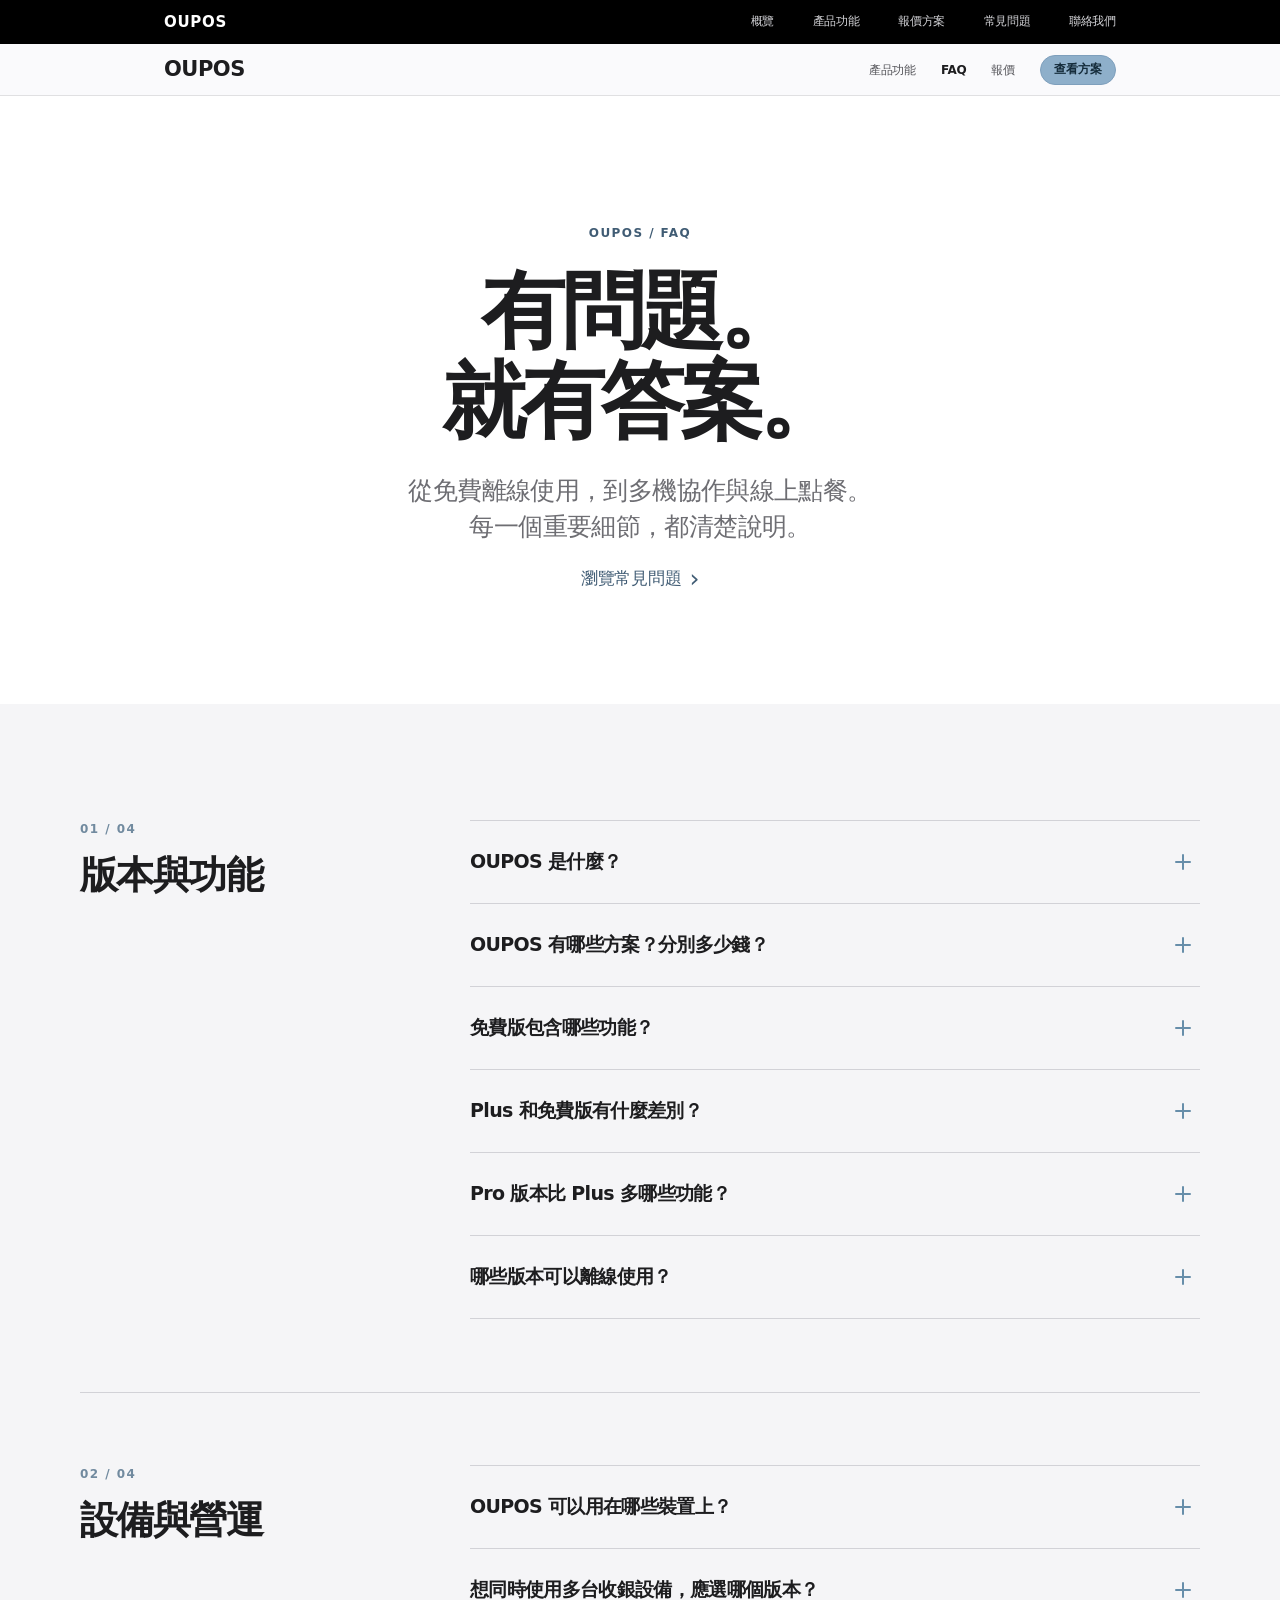
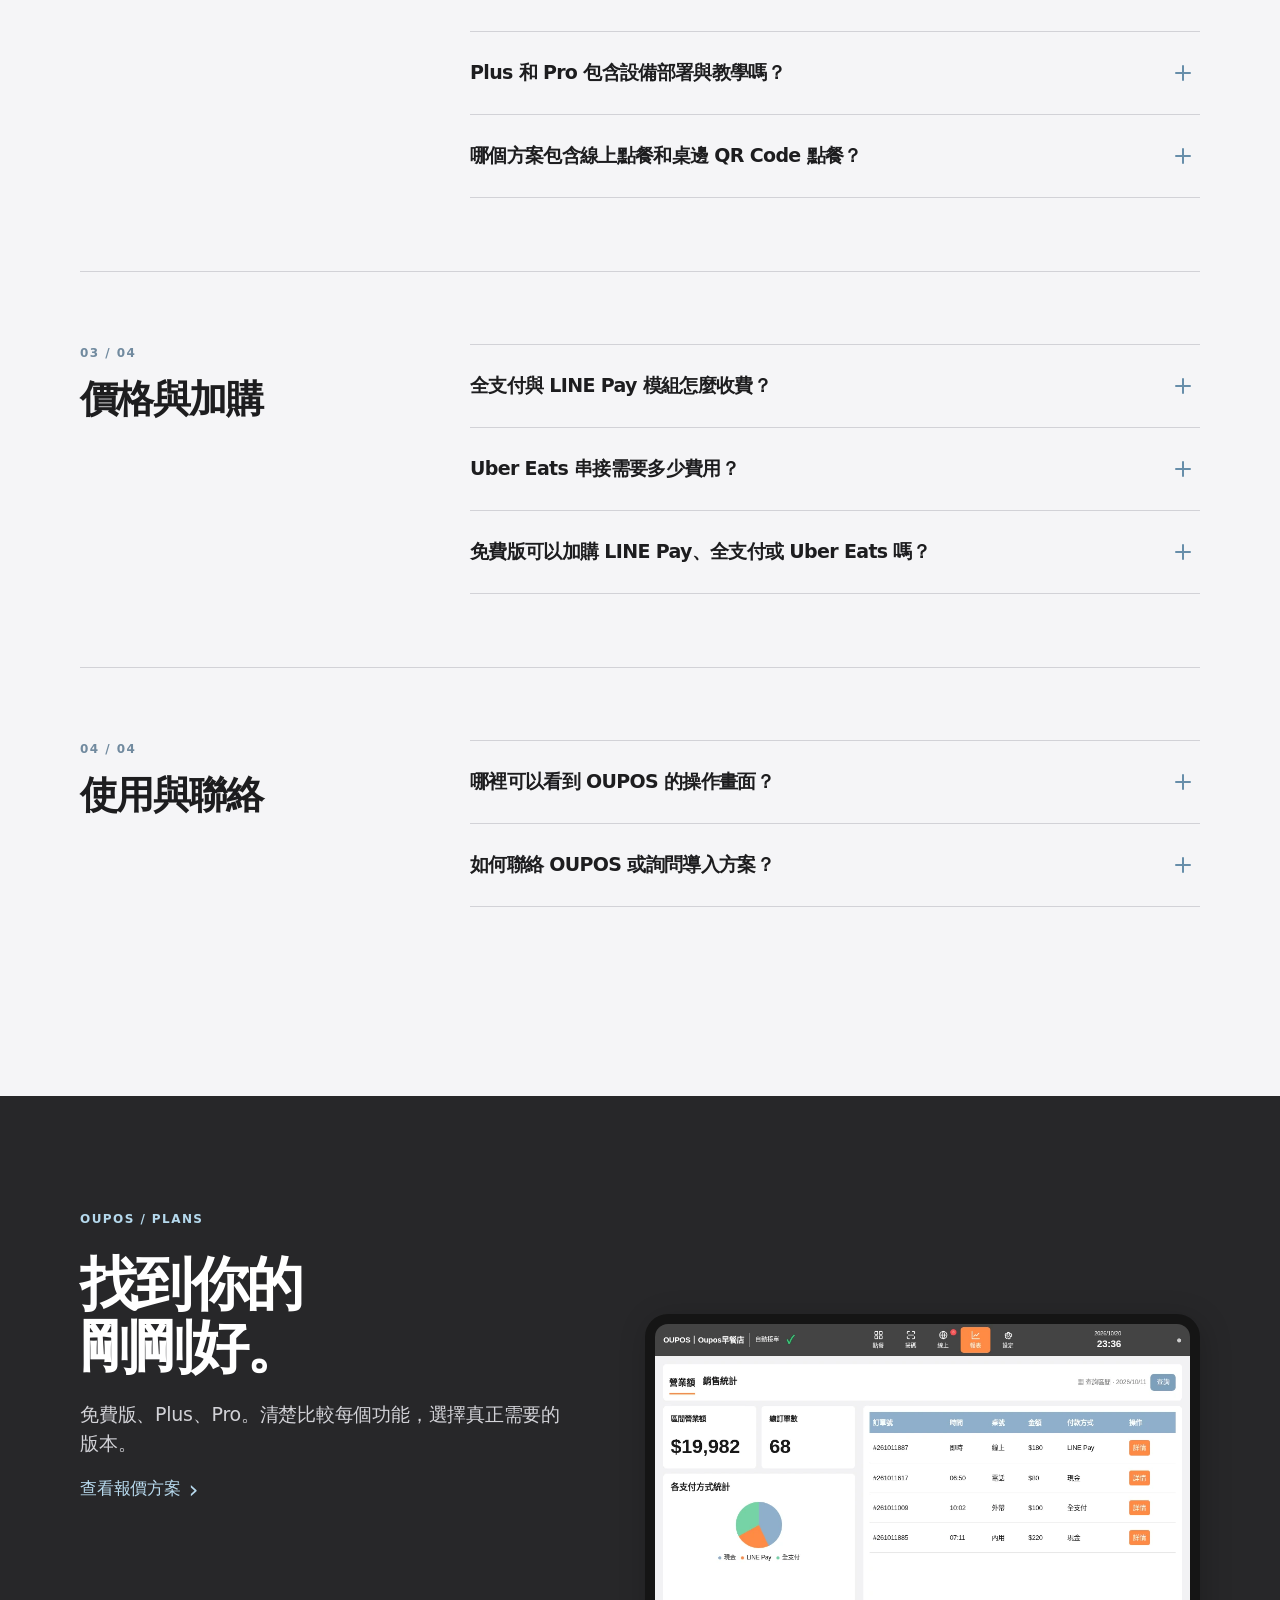
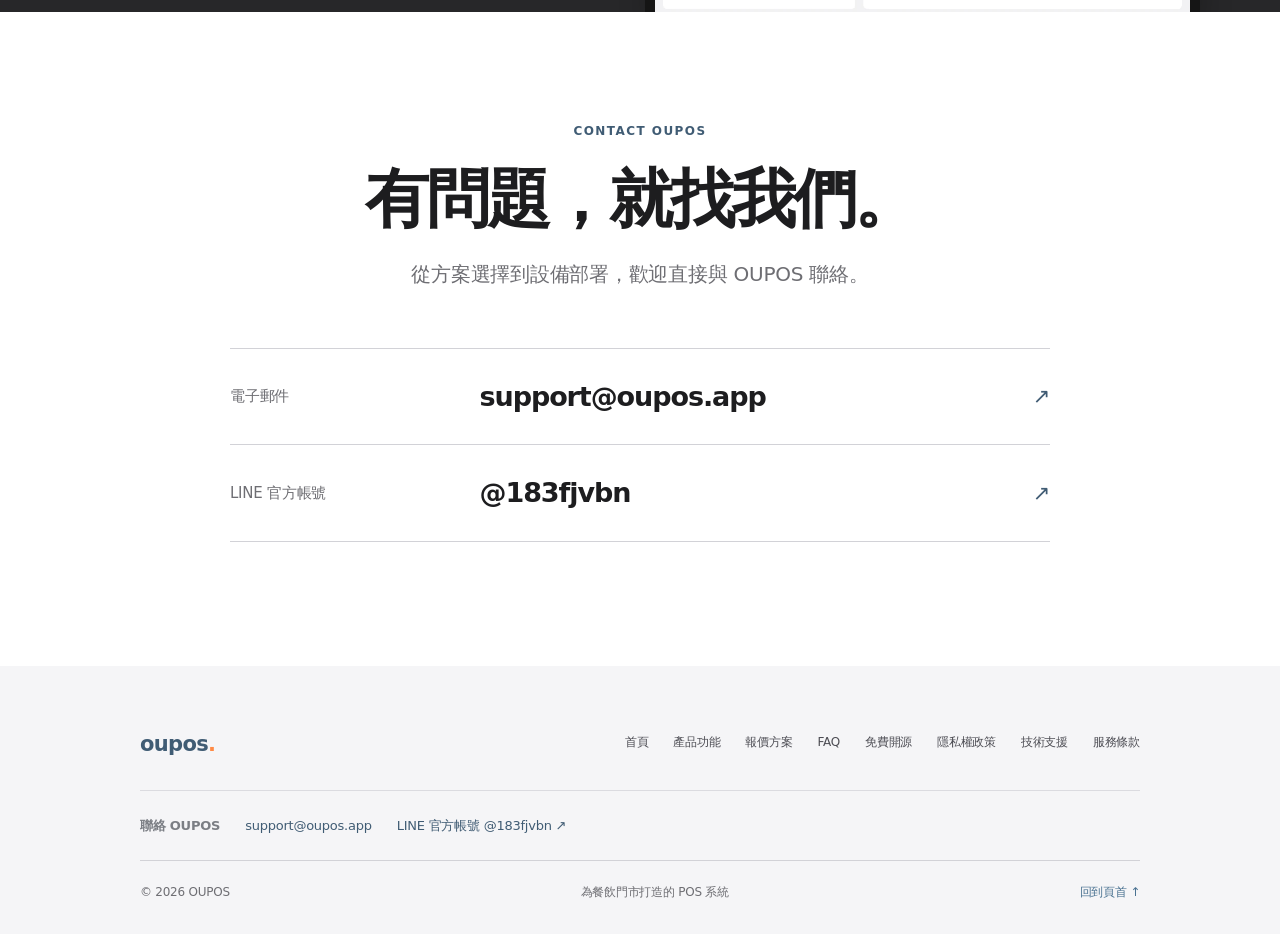
<file: faq/index.html>
<!doctype html>
<html lang="zh-Hant">
<head>
  <meta charset="utf-8">
  <meta name="viewport" content="width=device-width, initial-scale=1">
  <meta name="theme-color" content="#f5f5f7">
  <meta name="description" content="OUPOS 常見問題：了解免費版、Plus、Pro 的功能、離線使用、多機出單、手機報表、會員與線上點餐，以及 LINE Pay、全支付、Uber Eats 模組費用和客服聯絡方式。">
  <meta name="robots" content="index,follow,max-image-preview:large">
  <link rel="canonical" href="https://oupos.app/faq">
  <link rel="alternate" hreflang="zh-Hant-TW" href="https://oupos.app/faq">
  <meta property="og:type" content="website">
  <meta property="og:site_name" content="OUPOS">
  <meta property="og:locale" content="zh_TW">
  <meta property="og:title" content="OUPOS 常見問題 FAQ｜功能、價格與客服">
  <meta property="og:description" content="OUPOS 常見問題：了解免費版、Plus、Pro 的功能、離線使用、多機出單、手機報表、會員與線上點餐，以及 LINE Pay、全支付、Uber Eats 模組費用和客服聯絡方式。">
  <meta property="og:url" content="https://oupos.app/faq">
  <meta property="og:image" content="https://oupos.app/assets/og-oupos.png">
  <meta name="twitter:card" content="summary_large_image">
  <meta name="twitter:title" content="OUPOS 常見問題 FAQ｜功能、價格與客服">
  <meta name="twitter:description" content="OUPOS 常見問題：了解免費版、Plus、Pro 的功能、離線使用、多機出單、手機報表、會員與線上點餐，以及 LINE Pay、全支付、Uber Eats 模組費用和客服聯絡方式。">
  <meta name="twitter:image" content="https://oupos.app/assets/og-oupos.png">
  <title>OUPOS 常見問題 FAQ｜功能、價格與客服</title>
  <link rel="icon" href="../assets/favicon.svg" type="image/svg+xml">
  <link rel="stylesheet" href="../styles.css?v=20261021c">
  <link rel="stylesheet" href="../pages.css?v=20261021c">
  <script type="application/ld+json">{"@context":"https://schema.org","@graph":[{"@type":"WebPage","@id":"https://oupos.app/faq#webpage","url":"https://oupos.app/faq","name":"OUPOS 常見問題 FAQ｜功能、價格與客服","description":"OUPOS 常見問題：了解免費版、Plus、Pro 的功能、離線使用、多機出單、手機報表、會員與線上點餐，以及 LINE Pay、全支付、Uber Eats 模組費用和客服聯絡方式。","inLanguage":"zh-Hant-TW","isPartOf":{"@id":"https://oupos.app/#website"},"publisher":{"@id":"https://oupos.app/#organization"}},{"@type":"BreadcrumbList","itemListElement":[{"@type":"ListItem","position":1,"name":"首頁","item":"https://oupos.app/"},{"@type":"ListItem","position":2,"name":"常見問題","item":"https://oupos.app/faq"}]},{"@type":"FAQPage","@id":"https://oupos.app/faq#faqpage","mainEntity":[{"@type":"Question","name":"OUPOS 是什麼？","acceptedAnswer":{"@type":"Answer","text":"OUPOS 是為餐飲門市設計的 POS 系統，提供門市點餐結帳、庫存管理與員工帳號；依方案可增加多機作業、手機報表、會員系統與線上點餐。"}},{"@type":"Question","name":"OUPOS 有哪些方案？分別多少錢？","acceptedAnswer":{"@type":"Answer","text":"目前提供免費版 NT$0、Plus NT$259／月，以及 Pro NT$599／月。Plus 與 Pro 可另行加購金流及 Uber Eats 串接模組。"}},{"@type":"Question","name":"免費版包含哪些功能？","acceptedAnswer":{"@type":"Answer","text":"免費版包含 POS 結帳、庫存管理、員工帳號與離線使用，適合單機營運、希望自行部署的門市。"}},{"@type":"Question","name":"Plus 和免費版有什麼差別？","acceptedAnswer":{"@type":"Answer","text":"Plus 包含免費版的 POS 結帳、庫存管理與員工帳號等基本功能，但需要連網使用；另增加多機作業、多台出單機與手機報表，以及設備部署設定、操作教學和專屬客服。"}},{"@type":"Question","name":"Pro 版本比 Plus 多哪些功能？","acceptedAnswer":{"@type":"Answer","text":"Pro 包含 Plus 的全部功能，再加入會員系統、線上點餐、桌邊 QR Code 掃碼點餐。Pro 同樣需要連網使用。"}},{"@type":"Question","name":"哪些版本可以離線使用？","acceptedAnswer":{"@type":"Answer","text":"免費版可以離線使用；Plus 與 Pro 都需要網際網路連線，並不提供免費版的離線營運模式。"}},{"@type":"Question","name":"OUPOS 可以用在哪些裝置上？","acceptedAnswer":{"@type":"Answer","text":"OUPOS 主要 POS 操作介面以 iPad 橫向使用為設計核心。Plus、Pro 支援多機作業、多台出單機，也提供手機報表。"}},{"@type":"Question","name":"想同時使用多台收銀設備，應選哪個版本？","acceptedAnswer":{"@type":"Answer","text":"需要多機作業時，可以選擇 Plus 或 Pro；若還需要會員系統、線上點餐或桌邊 QR Code 點餐，則可選 Pro。"}},{"@type":"Question","name":"Plus 和 Pro 包含設備部署與教學嗎？","acceptedAnswer":{"@type":"Answer","text":"是。Plus 與 Pro 都包含設備部署與設定、操作教學和專屬客服。"}},{"@type":"Question","name":"哪個方案包含線上點餐和桌邊 QR Code 點餐？","acceptedAnswer":{"@type":"Answer","text":"Pro 包含線上點餐與桌邊 QR Code 點餐，同時也包含會員系統及 Plus 的其他功能。"}},{"@type":"Question","name":"全支付與 LINE Pay 模組怎麼收費？","acceptedAnswer":{"@type":"Answer","text":"Plus 與 Pro 可以加購全支付或 LINE Pay 金流模組，整合 POS 掃碼收款與線上付款。單個模組 NT$500（一次性），兩個合購 NT$800（一次性），第三方金流手續費另計。"}},{"@type":"Question","name":"Uber Eats 串接需要多少費用？","acceptedAnswer":{"@type":"Answer","text":"Plus 與 Pro 可以加購 Uber Eats 串接模組，收費為 NT$99／月；Uber Eats 平台本身的費用與抽成另計。"}},{"@type":"Question","name":"免費版可以加購 LINE Pay、全支付或 Uber Eats 嗎？","acceptedAnswer":{"@type":"Answer","text":"這些模組提供 Plus 與 Pro 版本加購，免費版不包含加購模組。"}},{"@type":"Question","name":"哪裡可以看到 OUPOS 的操作畫面？","acceptedAnswer":{"@type":"Answer","text":"在 OUPOS 官網首頁的「每一步，都看得見」區塊，可以依序觀看商品選擇、購物車、調整配料、現金結帳、線上訂單與營運報表等六段示範。示範畫面不會產生真實訂單或付款。"}},{"@type":"Question","name":"如何聯絡 OUPOS 或詢問導入方案？","acceptedAnswer":{"@type":"Answer","text":"你可以寄信至 support@oupos.app，或透過 LINE 官方帳號 @183fjvbn 聯絡 OUPOS。"}}]}]}</script>
<link rel="stylesheet" href="../apple-ui.css?v=20261021-apple4">
</head>
<body class="apple-redesign apple-faq-page"><a class="skip-link" href="#main">跳至主要內容</a><div class="global-nav" id="global-top"><div class="global-nav-inner">
<a class="global-mark" href="../" aria-label="OUPOS 首頁">OUPOS</a>
<nav class="global-nav-links" aria-label="全站導覽"><a href="../">概覽</a><a href="../#features">產品功能</a><a href="../pricing/">報價方案</a><a href="../faq/">常見問題</a><a href="mailto:support@oupos.app">聯絡我們</a></nav>
<details class="global-mobile"><summary aria-label="展開網站選單"><span></span><span></span></summary><nav aria-label="行動版網站選單"><a href="../">概覽</a><a href="../#features">產品功能</a><a href="../pricing/">報價方案</a><a href="../faq/">常見問題</a><a href="mailto:support@oupos.app">聯絡我們</a></nav></details>
</div></div><header class="product-nav" id="top"><div class="product-nav-inner"><a class="product-nav-name" href="../">OUPOS</a><nav class="product-nav-right" aria-label="OUPOS 導覽"><a href="../#features" class="product-nav-link">產品功能</a><a href="../faq/" class="product-nav-link" aria-current="page">FAQ</a><a href="../pricing/" class="product-nav-link" >報價</a><a href="../pricing/" class="pill pill-small">查看方案</a></nav></div></header>
<main id="main"><section class="apple-hero apple-hero-faq"><div class="apple-content apple-hero-center"><p class="apple-eyebrow">OUPOS / FAQ</p><h1>有問題。<br>就有答案。</h1><p class="apple-hero-lead">從免費離線使用，到多機協作與線上點餐。<br>每一個重要細節，都清楚說明。</p><a class="apple-inline-link" href="#faq-list">瀏覽常見問題 <span aria-hidden="true">›</span></a></div></section>
<div class="apple-faq-body" id="faq-list"><div class="apple-content"><section class="apple-faq-group" id="faq-group-1" aria-labelledby="faq-heading-1"><div class="apple-faq-group-title"><p class="apple-eyebrow">01 / 04</p><h2 id="faq-heading-1">版本與功能</h2></div><div class="apple-faq-items"><details><summary>OUPOS 是什麼？<span class="apple-faq-icon" aria-hidden="true"></span></summary><div class="apple-faq-answer"><p>OUPOS 是為餐飲門市設計的 POS 系統，提供門市點餐結帳、庫存管理與員工帳號；依方案可增加多機作業、手機報表、會員系統與線上點餐。</p></div></details><details><summary>OUPOS 有哪些方案？分別多少錢？<span class="apple-faq-icon" aria-hidden="true"></span></summary><div class="apple-faq-answer"><p>目前提供免費版 NT$0、Plus NT$259／月，以及 Pro NT$599／月。Plus 與 Pro 可另行加購金流及 Uber Eats 串接模組。</p></div></details><details><summary>免費版包含哪些功能？<span class="apple-faq-icon" aria-hidden="true"></span></summary><div class="apple-faq-answer"><p>免費版包含 POS 結帳、庫存管理、員工帳號與離線使用，適合單機營運、希望自行部署的門市。</p></div></details><details><summary>Plus 和免費版有什麼差別？<span class="apple-faq-icon" aria-hidden="true"></span></summary><div class="apple-faq-answer"><p>Plus 包含免費版的 POS 結帳、庫存管理與員工帳號等基本功能，但需要連網使用；另增加多機作業、多台出單機與手機報表，以及設備部署設定、操作教學和專屬客服。</p></div></details><details><summary>Pro 版本比 Plus 多哪些功能？<span class="apple-faq-icon" aria-hidden="true"></span></summary><div class="apple-faq-answer"><p>Pro 包含 Plus 的全部功能，再加入會員系統、線上點餐、桌邊 QR Code 掃碼點餐。Pro 同樣需要連網使用。</p></div></details><details><summary>哪些版本可以離線使用？<span class="apple-faq-icon" aria-hidden="true"></span></summary><div class="apple-faq-answer"><p>免費版可以離線使用；Plus 與 Pro 都需要網際網路連線，並不提供免費版的離線營運模式。</p></div></details></div></section><section class="apple-faq-group" id="faq-group-2" aria-labelledby="faq-heading-2"><div class="apple-faq-group-title"><p class="apple-eyebrow">02 / 04</p><h2 id="faq-heading-2">設備與營運</h2></div><div class="apple-faq-items"><details><summary>OUPOS 可以用在哪些裝置上？<span class="apple-faq-icon" aria-hidden="true"></span></summary><div class="apple-faq-answer"><p>OUPOS 主要 POS 操作介面以 iPad 橫向使用為設計核心。Plus、Pro 支援多機作業、多台出單機，也提供手機報表。</p></div></details><details><summary>想同時使用多台收銀設備，應選哪個版本？<span class="apple-faq-icon" aria-hidden="true"></span></summary><div class="apple-faq-answer"><p>需要多機作業時，可以選擇 Plus 或 Pro；若還需要會員系統、線上點餐或桌邊 QR Code 點餐，則可選 Pro。</p></div></details><details><summary>Plus 和 Pro 包含設備部署與教學嗎？<span class="apple-faq-icon" aria-hidden="true"></span></summary><div class="apple-faq-answer"><p>是。Plus 與 Pro 都包含設備部署與設定、操作教學和專屬客服。</p></div></details><details><summary>哪個方案包含線上點餐和桌邊 QR Code 點餐？<span class="apple-faq-icon" aria-hidden="true"></span></summary><div class="apple-faq-answer"><p>Pro 包含線上點餐與桌邊 QR Code 點餐，同時也包含會員系統及 Plus 的其他功能。</p></div></details></div></section><section class="apple-faq-group" id="faq-group-3" aria-labelledby="faq-heading-3"><div class="apple-faq-group-title"><p class="apple-eyebrow">03 / 04</p><h2 id="faq-heading-3">價格與加購</h2></div><div class="apple-faq-items"><details><summary>全支付與 LINE Pay 模組怎麼收費？<span class="apple-faq-icon" aria-hidden="true"></span></summary><div class="apple-faq-answer"><p>Plus 與 Pro 可以加購全支付或 LINE Pay 金流模組，整合 POS 掃碼收款與線上付款。單個模組 NT$500（一次性），兩個合購 NT$800（一次性），第三方金流手續費另計。</p></div></details><details><summary>Uber Eats 串接需要多少費用？<span class="apple-faq-icon" aria-hidden="true"></span></summary><div class="apple-faq-answer"><p>Plus 與 Pro 可以加購 Uber Eats 串接模組，收費為 NT$99／月；Uber Eats 平台本身的費用與抽成另計。</p></div></details><details><summary>免費版可以加購 LINE Pay、全支付或 Uber Eats 嗎？<span class="apple-faq-icon" aria-hidden="true"></span></summary><div class="apple-faq-answer"><p>這些模組提供 Plus 與 Pro 版本加購，免費版不包含加購模組。</p></div></details></div></section><section class="apple-faq-group" id="faq-group-4" aria-labelledby="faq-heading-4"><div class="apple-faq-group-title"><p class="apple-eyebrow">04 / 04</p><h2 id="faq-heading-4">使用與聯絡</h2></div><div class="apple-faq-items"><details><summary>哪裡可以看到 OUPOS 的操作畫面？<span class="apple-faq-icon" aria-hidden="true"></span></summary><div class="apple-faq-answer"><p>在 OUPOS 官網首頁的「每一步，都看得見」區塊，可以依序觀看商品選擇、購物車、調整配料、現金結帳、線上訂單與營運報表等六段示範。示範畫面不會產生真實訂單或付款。</p></div></details><details><summary>如何聯絡 OUPOS 或詢問導入方案？<span class="apple-faq-icon" aria-hidden="true"></span></summary><div class="apple-faq-answer"><p>你可以寄信至 support@oupos.app，或透過 LINE 官方帳號 @183fjvbn 聯絡 OUPOS。</p></div></details></div></section></div></div>
<section class="apple-feature-banner apple-feature-banner-dark" aria-labelledby="faq-plans-title"><div class="apple-content"><div class="apple-feature-text"><p class="apple-eyebrow">OUPOS / PLANS</p><h2 id="faq-plans-title">找到你的<br>剛剛好。</h2><p>免費版、Plus、Pro。清楚比較每個功能，選擇真正需要的版本。</p><a class="apple-inline-link" href="../pricing/">查看報價方案 <span aria-hidden="true">›</span></a></div><div class="apple-feature-product"><div class="apple-device"><img src="../assets/tour-06.webp" width="1040" height="570" alt="OUPOS 營業報表產品介面" loading="lazy"></div></div></div></section>
<section class="apple-contact" id="contact" aria-labelledby="apple-contact-title"><div class="apple-content">
<p class="apple-eyebrow">CONTACT OUPOS</p><h2 id="apple-contact-title">有問題，就找我們。</h2>
<p class="apple-contact-lead">從方案選擇到設備部署，歡迎直接與 OUPOS 聯絡。</p>
<div class="apple-contact-methods">
<a href="mailto:support@oupos.app" class="apple-contact-method"><span class="apple-contact-label">電子郵件</span><strong>support@oupos.app</strong><span class="apple-arrow" aria-hidden="true">↗</span></a>
<a href="https://line.me/R/ti/p/%40183fjvbn" target="_blank" rel="noopener noreferrer" class="apple-contact-method"><span class="apple-contact-label">LINE 官方帳號</span><strong>@183fjvbn</strong><span class="apple-arrow" aria-hidden="true">↗</span></a>
</div></div></section></main><footer class="site-footer"><div class="footer-inner"><div class="footer-top"><a class="footer-logo" href="../">oupos<span>.</span></a><nav aria-label="頁尾導覽" class="footer-nav"><a href="../">首頁</a><a href="../#features">產品功能</a><a href="../pricing/">報價方案</a><a href="../faq/">FAQ</a><a href="../#opensource">免費開源</a><a href="../oupos-privacy/">隱私權政策</a><a href="../oupos-support/">技術支援</a><a href="../terms/">服務條款</a></nav></div><div class="footer-contact"><span>聯絡 OUPOS</span><a href="mailto:support@oupos.app">support@oupos.app</a><a href="https://line.me/R/ti/p/%40183fjvbn" rel="noopener noreferrer" target="_blank">LINE 官方帳號 @183fjvbn ↗</a></div><div class="footer-bottom"><span>© 2026 OUPOS</span><span>為餐飲門市打造的 POS 系統</span><a href="#top">回到頁首 ↑</a></div></div></footer></body></html>
</file>
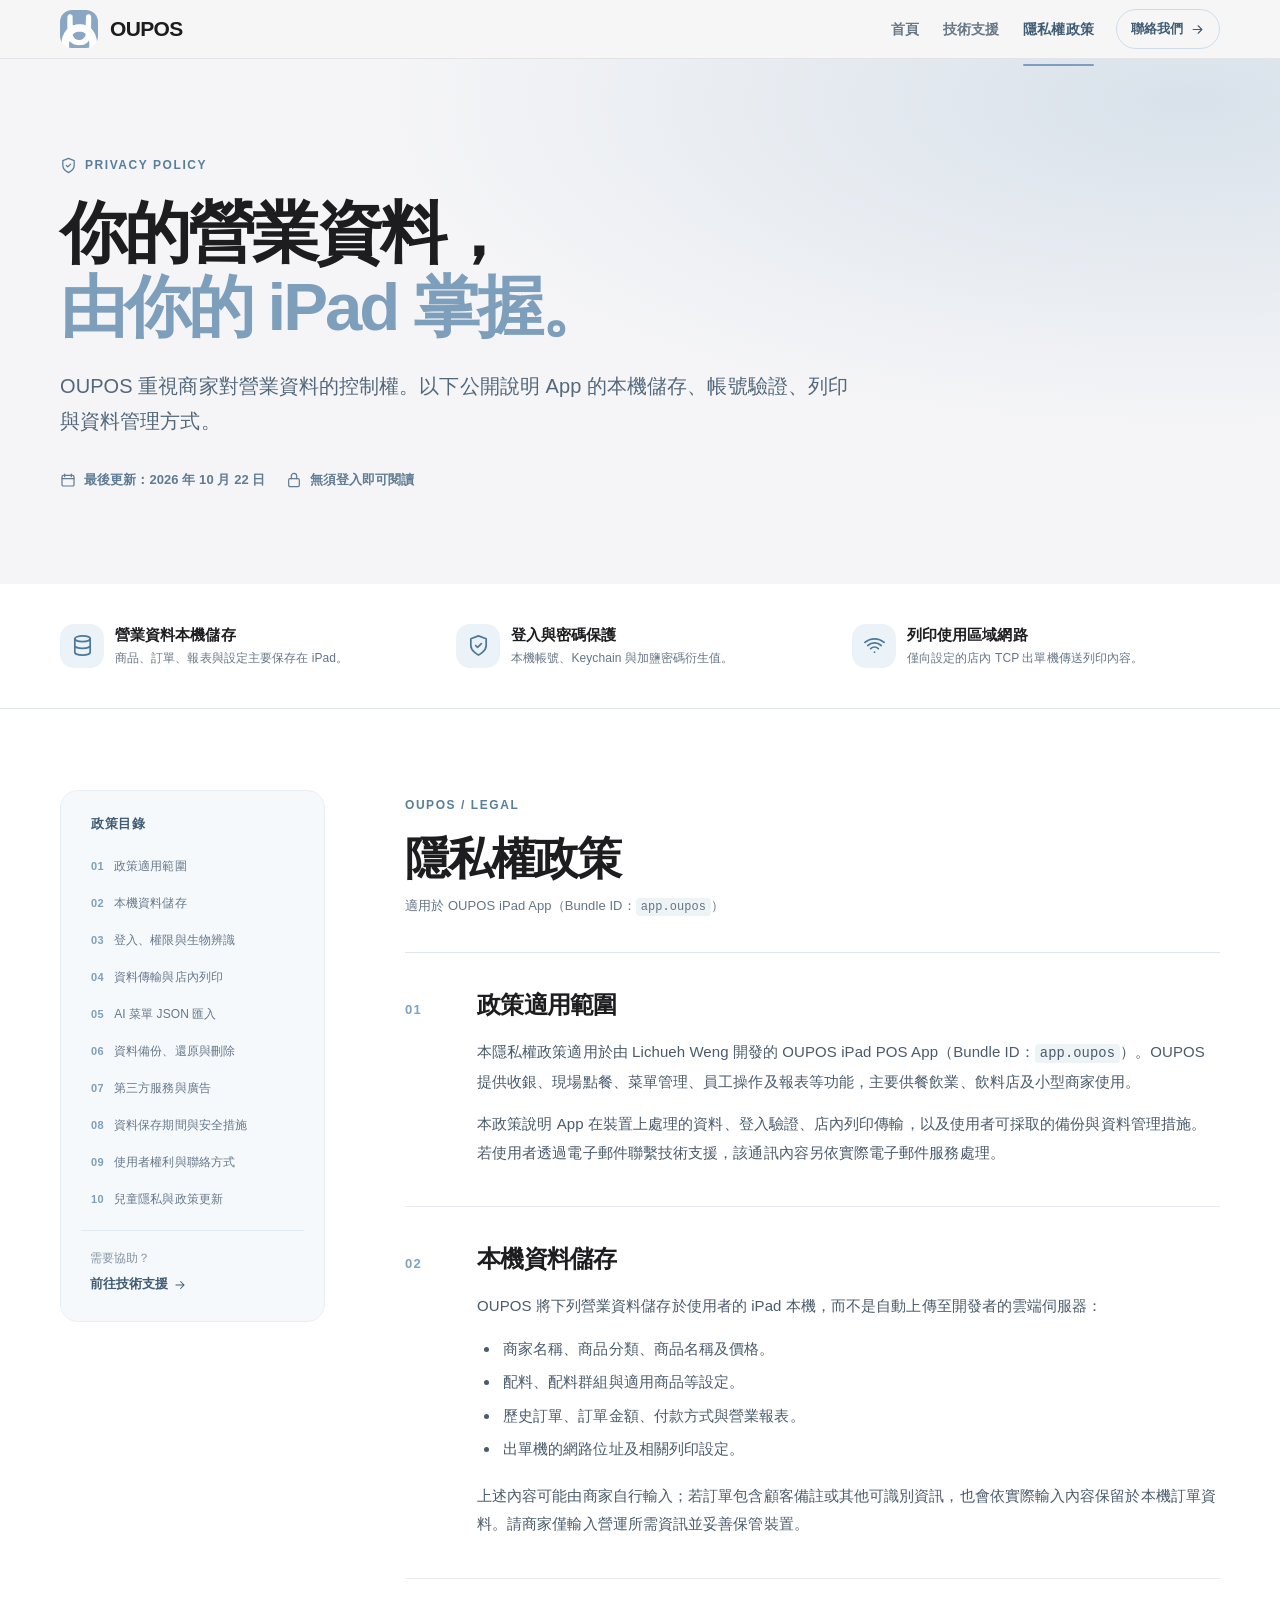
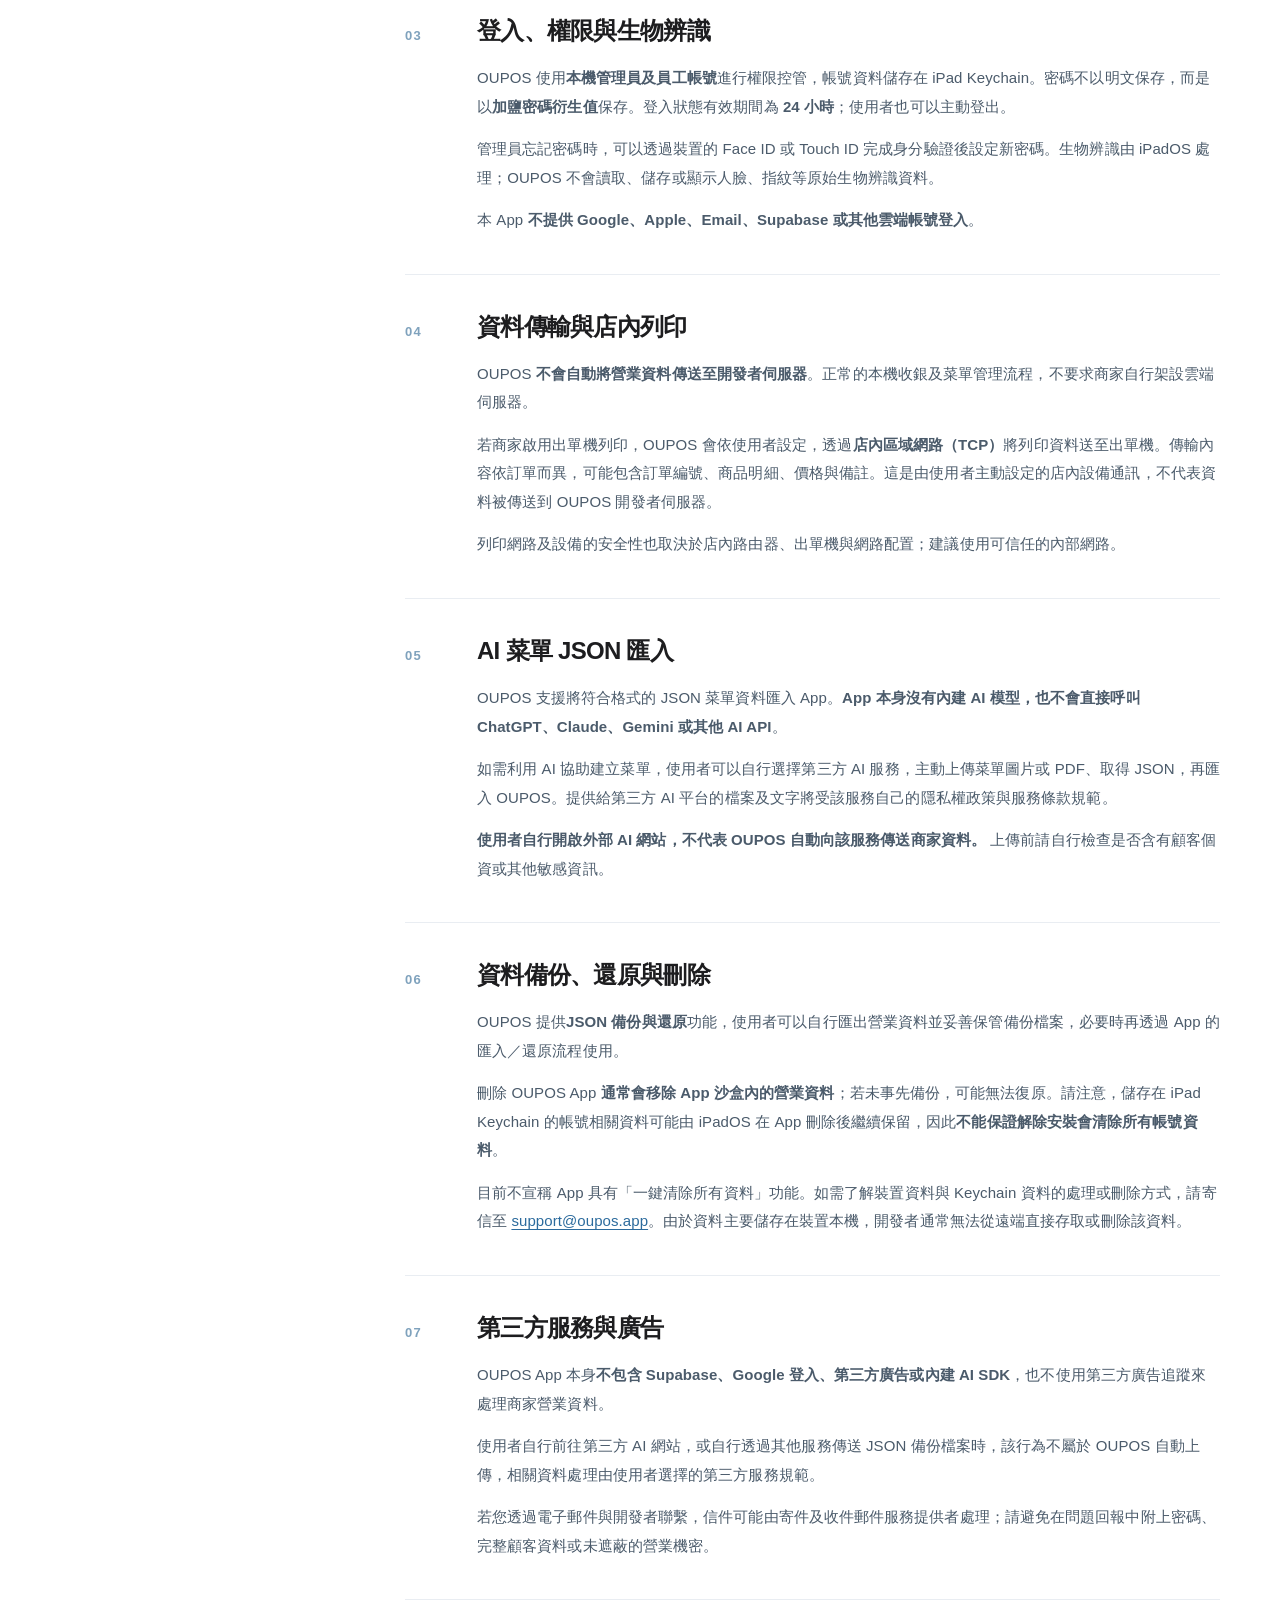
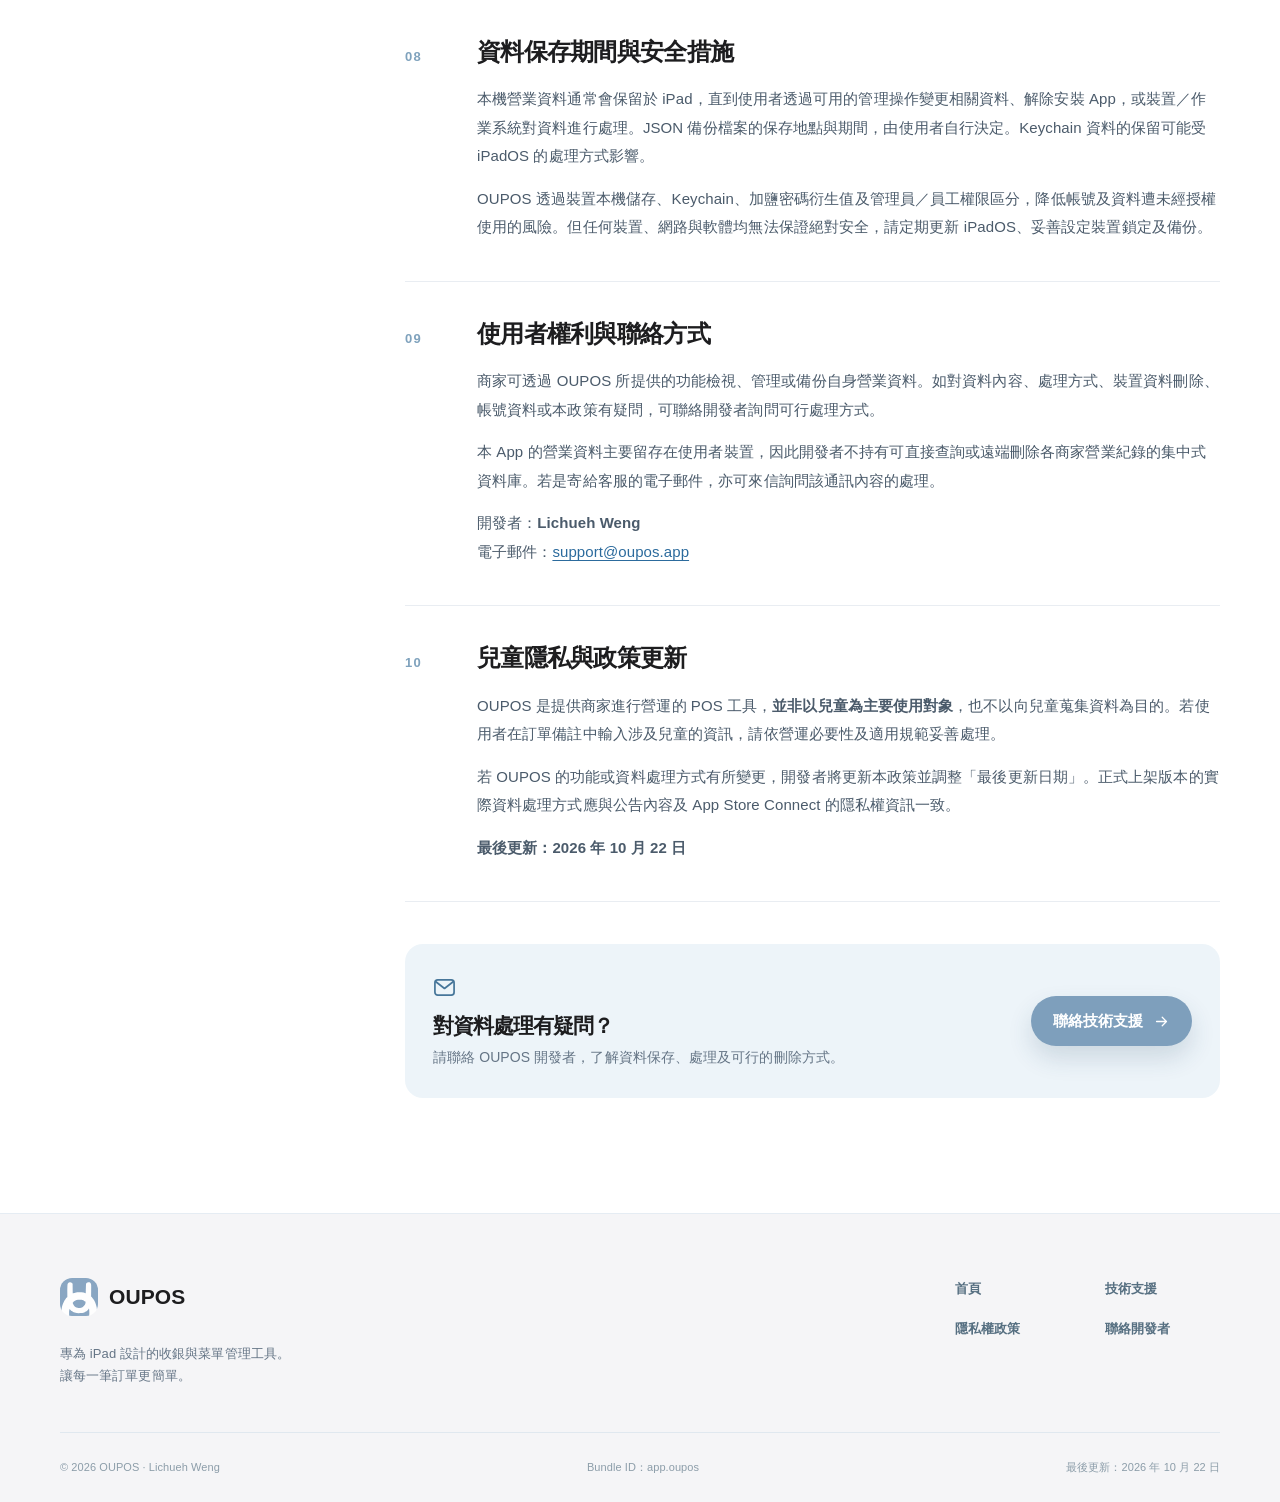
<file: oupos-privacy/index.html>
<!doctype html>
<html lang="zh-Hant-TW">
<head>
<meta charset="utf-8"><meta name="viewport" content="width=device-width,initial-scale=1">
<meta name="theme-color" content="#f5f5f7"><meta name="color-scheme" content="light">
<meta name="description" content="了解 OUPOS iPad POS 的本機營業資料儲存、管理員與員工帳號、區域網路列印、AI JSON 匯入、備份及資料刪除政策。"><meta name="robots" content="index, follow">
<meta property="og:type" content="website"><meta property="og:site_name" content="OUPOS"><meta property="og:title" content="隱私權政策｜OUPOS"><meta property="og:description" content="了解 OUPOS iPad POS 的本機營業資料儲存、管理員與員工帳號、區域網路列印、AI JSON 匯入、備份及資料刪除政策。"><meta property="og:locale" content="zh_TW">
<title>隱私權政策｜OUPOS</title><link rel="icon" type="image/png" href="../assets/favicon.svg"><link rel="stylesheet" href="../app-review.css">
</head><body><a class="skip-link" href="#main">跳至主要內容</a>
<header class="site-header"><div class="header-inner">
  <a class="brand" href="../" aria-label="OUPOS 首頁"><img src="../assets/favicon.svg" width="38" height="38" alt=""><span>OUPOS</span></a>
  <nav class="nav" aria-label="網站主要導覽"><a href="../" class="nav-link " >首頁</a><a href="../oupos-support/" class="nav-link " >技術支援</a><a href="../oupos-privacy/" class="nav-link is-current" aria-current="page">隱私權政策</a></nav>
  <a class="header-contact" href="mailto:support@oupos.app?subject=OUPOS%20%E6%8A%80%E8%A1%93%E6%94%AF%E6%8F%B4%EF%BD%9C%E5%95%8F%E9%A1%8C%E5%9B%9E%E5%A0%B1" aria-label="以電子郵件聯絡 OUPOS 技術支援">聯絡我們 <svg aria-hidden="true" class="icon" width="15" height="15" viewBox="0 0 24 24" fill="none" stroke="currentColor" stroke-width="1.8" stroke-linecap="round" stroke-linejoin="round"><path d="M5 12h14m-6-6 6 6-6 6"/></svg></a>
</div></header><main id="main">
<section class="page-hero privacy-hero"><div class="container"><div class="eyebrow"><svg aria-hidden="true" class="icon" width="17" height="17" viewBox="0 0 24 24" fill="none" stroke="currentColor" stroke-width="1.8" stroke-linecap="round" stroke-linejoin="round"><path d="M12 22s8-4 8-10V5l-8-3-8 3v7c0 6 8 10 8 10Z"/><path d="m9 12 2 2 4-4"/></svg> PRIVACY POLICY</div><h1>你的營業資料，<br><span class="blue-text">由你的 iPad 掌握。</span></h1><p class="hero-desc">OUPOS 重視商家對營業資料的控制權。以下公開說明 App 的本機儲存、帳號驗證、列印與資料管理方式。</p><div class="hero-meta"><span><svg aria-hidden="true" class="icon" width="16" height="16" viewBox="0 0 24 24" fill="none" stroke="currentColor" stroke-width="1.8" stroke-linecap="round" stroke-linejoin="round"><rect x="3" y="5" width="18" height="16" rx="2"/><path d="M7 3v4m10-4v4M3 10h18"/></svg> 最後更新：2026 年 10 月 22 日</span><span><svg aria-hidden="true" class="icon" width="16" height="16" viewBox="0 0 24 24" fill="none" stroke="currentColor" stroke-width="1.8" stroke-linecap="round" stroke-linejoin="round"><rect x="4" y="10" width="16" height="12" rx="2"/><path d="M8 10V6a4 4 0 0 1 8 0v4"/></svg> 無須登入即可閱讀</span></div></div></section>
<section class="privacy-highlights"><div class="container highlight-grid"><div class="highlight"><span><svg aria-hidden="true" class="icon" width="23" height="23" viewBox="0 0 24 24" fill="none" stroke="currentColor" stroke-width="1.8" stroke-linecap="round" stroke-linejoin="round"><ellipse cx="12" cy="5" rx="8" ry="3"/><path d="M4 5v14c0 1.7 3.6 3 8 3s8-1.3 8-3V5M4 12c0 1.7 3.6 3 8 3s8-1.3 8-3"/></svg></span><b>營業資料本機儲存</b><p>商品、訂單、報表與設定主要保存在 iPad。</p></div><div class="highlight"><span><svg aria-hidden="true" class="icon" width="23" height="23" viewBox="0 0 24 24" fill="none" stroke="currentColor" stroke-width="1.8" stroke-linecap="round" stroke-linejoin="round"><path d="M12 22s8-4 8-10V5l-8-3-8 3v7c0 6 8 10 8 10Z"/><path d="m9 12 2 2 4-4"/></svg></span><b>登入與密碼保護</b><p>本機帳號、Keychain 與加鹽密碼衍生值。</p></div><div class="highlight"><span><svg aria-hidden="true" class="icon" width="23" height="23" viewBox="0 0 24 24" fill="none" stroke="currentColor" stroke-width="1.8" stroke-linecap="round" stroke-linejoin="round"><path d="M2 8.8a15 15 0 0 1 20 0M5 12a10.5 10.5 0 0 1 14 0m-11 3.3a6 6 0 0 1 8 0M12 19h.01"/></svg></span><b>列印使用區域網路</b><p>僅向設定的店內 TCP 出單機傳送列印內容。</p></div></div></section>
<section class="legal-wrap"><div class="container legal-layout"><aside class="toc" aria-label="隱私權政策章節目錄"><strong>政策目錄</strong><nav><a href="#scope"><span>01</span>政策適用範圍</a><a href="#local"><span>02</span>本機資料儲存</a><a href="#auth"><span>03</span>登入、權限與生物辨識</a><a href="#transfer"><span>04</span>資料傳輸與店內列印</a><a href="#ai"><span>05</span>AI 菜單 JSON 匯入</a><a href="#backup"><span>06</span>資料備份、還原與刪除</a><a href="#thirdparty"><span>07</span>第三方服務與廣告</a><a href="#retention"><span>08</span>資料保存期間與安全措施</a><a href="#rights"><span>09</span>使用者權利與聯絡方式</a><a href="#children"><span>10</span>兒童隱私與政策更新</a></nav><div class="toc-help">需要協助？<a href="../oupos-support/">前往技術支援 <svg aria-hidden="true" class="icon" width="14" height="14" viewBox="0 0 24 24" fill="none" stroke="currentColor" stroke-width="1.8" stroke-linecap="round" stroke-linejoin="round"><path d="M5 12h14m-6-6 6 6-6 6"/></svg></a></div></aside><article class="legal-article"><div class="article-heading"><span class="kicker">OUPOS / LEGAL</span><h2>隱私權政策</h2><p>適用於 OUPOS iPad App（Bundle ID：<code>app.oupos</code>）</p></div><section id="scope" class="legal-section" aria-labelledby="h-scope"><div class="section-num">01</div><div><h2 id="h-scope">政策適用範圍</h2><p>本隱私權政策適用於由 Lichueh Weng 開發的 OUPOS iPad POS App（Bundle ID：<code>app.oupos</code>）。OUPOS 提供收銀、現場點餐、菜單管理、員工操作及報表等功能，主要供餐飲業、飲料店及小型商家使用。</p><p>本政策說明 App 在裝置上處理的資料、登入驗證、店內列印傳輸，以及使用者可採取的備份與資料管理措施。若使用者透過電子郵件聯繫技術支援，該通訊內容另依實際電子郵件服務處理。</p></div></section><section id="local" class="legal-section" aria-labelledby="h-local"><div class="section-num">02</div><div><h2 id="h-local">本機資料儲存</h2><p>OUPOS 將下列營業資料儲存於使用者的 iPad 本機，而不是自動上傳至開發者的雲端伺服器：</p><ul><li>商家名稱、商品分類、商品名稱及價格。</li><li>配料、配料群組與適用商品等設定。</li><li>歷史訂單、訂單金額、付款方式與營業報表。</li><li>出單機的網路位址及相關列印設定。</li></ul><p>上述內容可能由商家自行輸入；若訂單包含顧客備註或其他可識別資訊，也會依實際輸入內容保留於本機訂單資料。請商家僅輸入營運所需資訊並妥善保管裝置。</p></div></section><section id="auth" class="legal-section" aria-labelledby="h-auth"><div class="section-num">03</div><div><h2 id="h-auth">登入、權限與生物辨識</h2><p>OUPOS 使用<strong>本機管理員及員工帳號</strong>進行權限控管，帳號資料儲存在 iPad Keychain。密碼不以明文保存，而是以<strong>加鹽密碼衍生值</strong>保存。登入狀態有效期間為 <strong>24 小時</strong>；使用者也可以主動登出。</p><p>管理員忘記密碼時，可以透過裝置的 Face ID 或 Touch ID 完成身分驗證後設定新密碼。生物辨識由 iPadOS 處理；OUPOS 不會讀取、儲存或顯示人臉、指紋等原始生物辨識資料。</p><p>本 App <strong>不提供 Google、Apple、Email、Supabase 或其他雲端帳號登入</strong>。</p></div></section><section id="transfer" class="legal-section" aria-labelledby="h-transfer"><div class="section-num">04</div><div><h2 id="h-transfer">資料傳輸與店內列印</h2><p>OUPOS <strong>不會自動將營業資料傳送至開發者伺服器</strong>。正常的本機收銀及菜單管理流程，不要求商家自行架設雲端伺服器。</p><p>若商家啟用出單機列印，OUPOS 會依使用者設定，透過<strong>店內區域網路（TCP）</strong>將列印資料送至出單機。傳輸內容依訂單而異，可能包含訂單編號、商品明細、價格與備註。這是由使用者主動設定的店內設備通訊，不代表資料被傳送到 OUPOS 開發者伺服器。</p><p>列印網路及設備的安全性也取決於店內路由器、出單機與網路配置；建議使用可信任的內部網路。</p></div></section><section id="ai" class="legal-section" aria-labelledby="h-ai"><div class="section-num">05</div><div><h2 id="h-ai">AI 菜單 JSON 匯入</h2><p>OUPOS 支援將符合格式的 JSON 菜單資料匯入 App。<strong>App 本身沒有內建 AI 模型，也不會直接呼叫 ChatGPT、Claude、Gemini 或其他 AI API</strong>。</p><p>如需利用 AI 協助建立菜單，使用者可以自行選擇第三方 AI 服務，主動上傳菜單圖片或 PDF、取得 JSON，再匯入 OUPOS。提供給第三方 AI 平台的檔案及文字將受該服務自己的隱私權政策與服務條款規範。</p><p><strong>使用者自行開啟外部 AI 網站，不代表 OUPOS 自動向該服務傳送商家資料。</strong> 上傳前請自行檢查是否含有顧客個資或其他敏感資訊。</p></div></section><section id="backup" class="legal-section" aria-labelledby="h-backup"><div class="section-num">06</div><div><h2 id="h-backup">資料備份、還原與刪除</h2><p>OUPOS 提供<strong>JSON 備份與還原</strong>功能，使用者可以自行匯出營業資料並妥善保管備份檔案，必要時再透過 App 的匯入／還原流程使用。</p><p>刪除 OUPOS App <strong>通常會移除 App 沙盒內的營業資料</strong>；若未事先備份，可能無法復原。請注意，儲存在 iPad Keychain 的帳號相關資料可能由 iPadOS 在 App 刪除後繼續保留，因此<strong>不能保證解除安裝會清除所有帳號資料</strong>。</p><p>目前不宣稱 App 具有「一鍵清除所有資料」功能。如需了解裝置資料與 Keychain 資料的處理或刪除方式，請寄信至 <a href="mailto:support@oupos.app">support@oupos.app</a>。由於資料主要儲存在裝置本機，開發者通常無法從遠端直接存取或刪除該資料。</p></div></section><section id="thirdparty" class="legal-section" aria-labelledby="h-thirdparty"><div class="section-num">07</div><div><h2 id="h-thirdparty">第三方服務與廣告</h2><p>OUPOS App 本身<strong>不包含 Supabase、Google 登入、第三方廣告或內建 AI SDK</strong>，也不使用第三方廣告追蹤來處理商家營業資料。</p><p>使用者自行前往第三方 AI 網站，或自行透過其他服務傳送 JSON 備份檔案時，該行為不屬於 OUPOS 自動上傳，相關資料處理由使用者選擇的第三方服務規範。</p><p>若您透過電子郵件與開發者聯繫，信件可能由寄件及收件郵件服務提供者處理；請避免在問題回報中附上密碼、完整顧客資料或未遮蔽的營業機密。</p></div></section><section id="retention" class="legal-section" aria-labelledby="h-retention"><div class="section-num">08</div><div><h2 id="h-retention">資料保存期間與安全措施</h2><p>本機營業資料通常會保留於 iPad，直到使用者透過可用的管理操作變更相關資料、解除安裝 App，或裝置／作業系統對資料進行處理。JSON 備份檔案的保存地點與期間，由使用者自行決定。Keychain 資料的保留可能受 iPadOS 的處理方式影響。</p><p>OUPOS 透過裝置本機儲存、Keychain、加鹽密碼衍生值及管理員／員工權限區分，降低帳號及資料遭未經授權使用的風險。但任何裝置、網路與軟體均無法保證絕對安全，請定期更新 iPadOS、妥善設定裝置鎖定及備份。</p></div></section><section id="rights" class="legal-section" aria-labelledby="h-rights"><div class="section-num">09</div><div><h2 id="h-rights">使用者權利與聯絡方式</h2><p>商家可透過 OUPOS 所提供的功能檢視、管理或備份自身營業資料。如對資料內容、處理方式、裝置資料刪除、帳號資料或本政策有疑問，可聯絡開發者詢問可行處理方式。</p><p>本 App 的營業資料主要留存在使用者裝置，因此開發者不持有可直接查詢或遠端刪除各商家營業紀錄的集中式資料庫。若是寄給客服的電子郵件，亦可來信詢問該通訊內容的處理。</p><p>開發者：<strong>Lichueh Weng</strong><br>電子郵件：<a href="mailto:support@oupos.app">support@oupos.app</a></p></div></section><section id="children" class="legal-section" aria-labelledby="h-children"><div class="section-num">10</div><div><h2 id="h-children">兒童隱私與政策更新</h2><p>OUPOS 是提供商家進行營運的 POS 工具，<strong>並非以兒童為主要使用對象</strong>，也不以向兒童蒐集資料為目的。若使用者在訂單備註中輸入涉及兒童的資訊，請依營運必要性及適用規範妥善處理。</p><p>若 OUPOS 的功能或資料處理方式有所變更，開發者將更新本政策並調整「最後更新日期」。正式上架版本的實際資料處理方式應與公告內容及 App Store Connect 的隱私權資訊一致。</p><p><strong>最後更新：2026 年 10 月 22 日</strong></p></div></section><div class="legal-outro"><div><svg aria-hidden="true" class="icon" width="23" height="23" viewBox="0 0 24 24" fill="none" stroke="currentColor" stroke-width="1.8" stroke-linecap="round" stroke-linejoin="round"><rect x="2" y="4" width="20" height="16" rx="3"/><path d="m3 6 9 7 9-7"/></svg><h3>對資料處理有疑問？</h3><p>請聯絡 OUPOS 開發者，了解資料保存、處理及可行的刪除方式。</p></div><a class="btn btn-primary" href="mailto:support@oupos.app?subject=OUPOS%20%E6%8A%80%E8%A1%93%E6%94%AF%E6%8F%B4%EF%BD%9C%E5%95%8F%E9%A1%8C%E5%9B%9E%E5%A0%B1">聯絡技術支援 <svg aria-hidden="true" class="icon" width="17" height="17" viewBox="0 0 24 24" fill="none" stroke="currentColor" stroke-width="1.8" stroke-linecap="round" stroke-linejoin="round"><path d="M5 12h14m-6-6 6 6-6 6"/></svg></a></div></article></div></section></main><footer class="site-footer"><div class="footer-inner"><div class="footer-top">
<div><a class="footer-brand" href="../"><img src="../assets/favicon.svg" alt="" width="38" height="38"> OUPOS</a><p>專為 iPad 設計的收銀與菜單管理工具。<br>讓每一筆訂單更簡單。</p></div>
<nav class="footer-links" aria-label="頁尾導覽"><a href="../">首頁</a><a href="../oupos-support/">技術支援</a><a href="../oupos-privacy/">隱私權政策</a><a href="mailto:support@oupos.app?subject=OUPOS%20%E6%8A%80%E8%A1%93%E6%94%AF%E6%8F%B4%EF%BD%9C%E5%95%8F%E9%A1%8C%E5%9B%9E%E5%A0%B1">聯絡開發者</a></nav>
</div><div class="footer-bottom"><span>© 2026 OUPOS · Lichueh Weng</span><span>Bundle ID：app.oupos</span><span>最後更新：2026 年 10 月 22 日</span></div></div></footer></body></html>
</file>
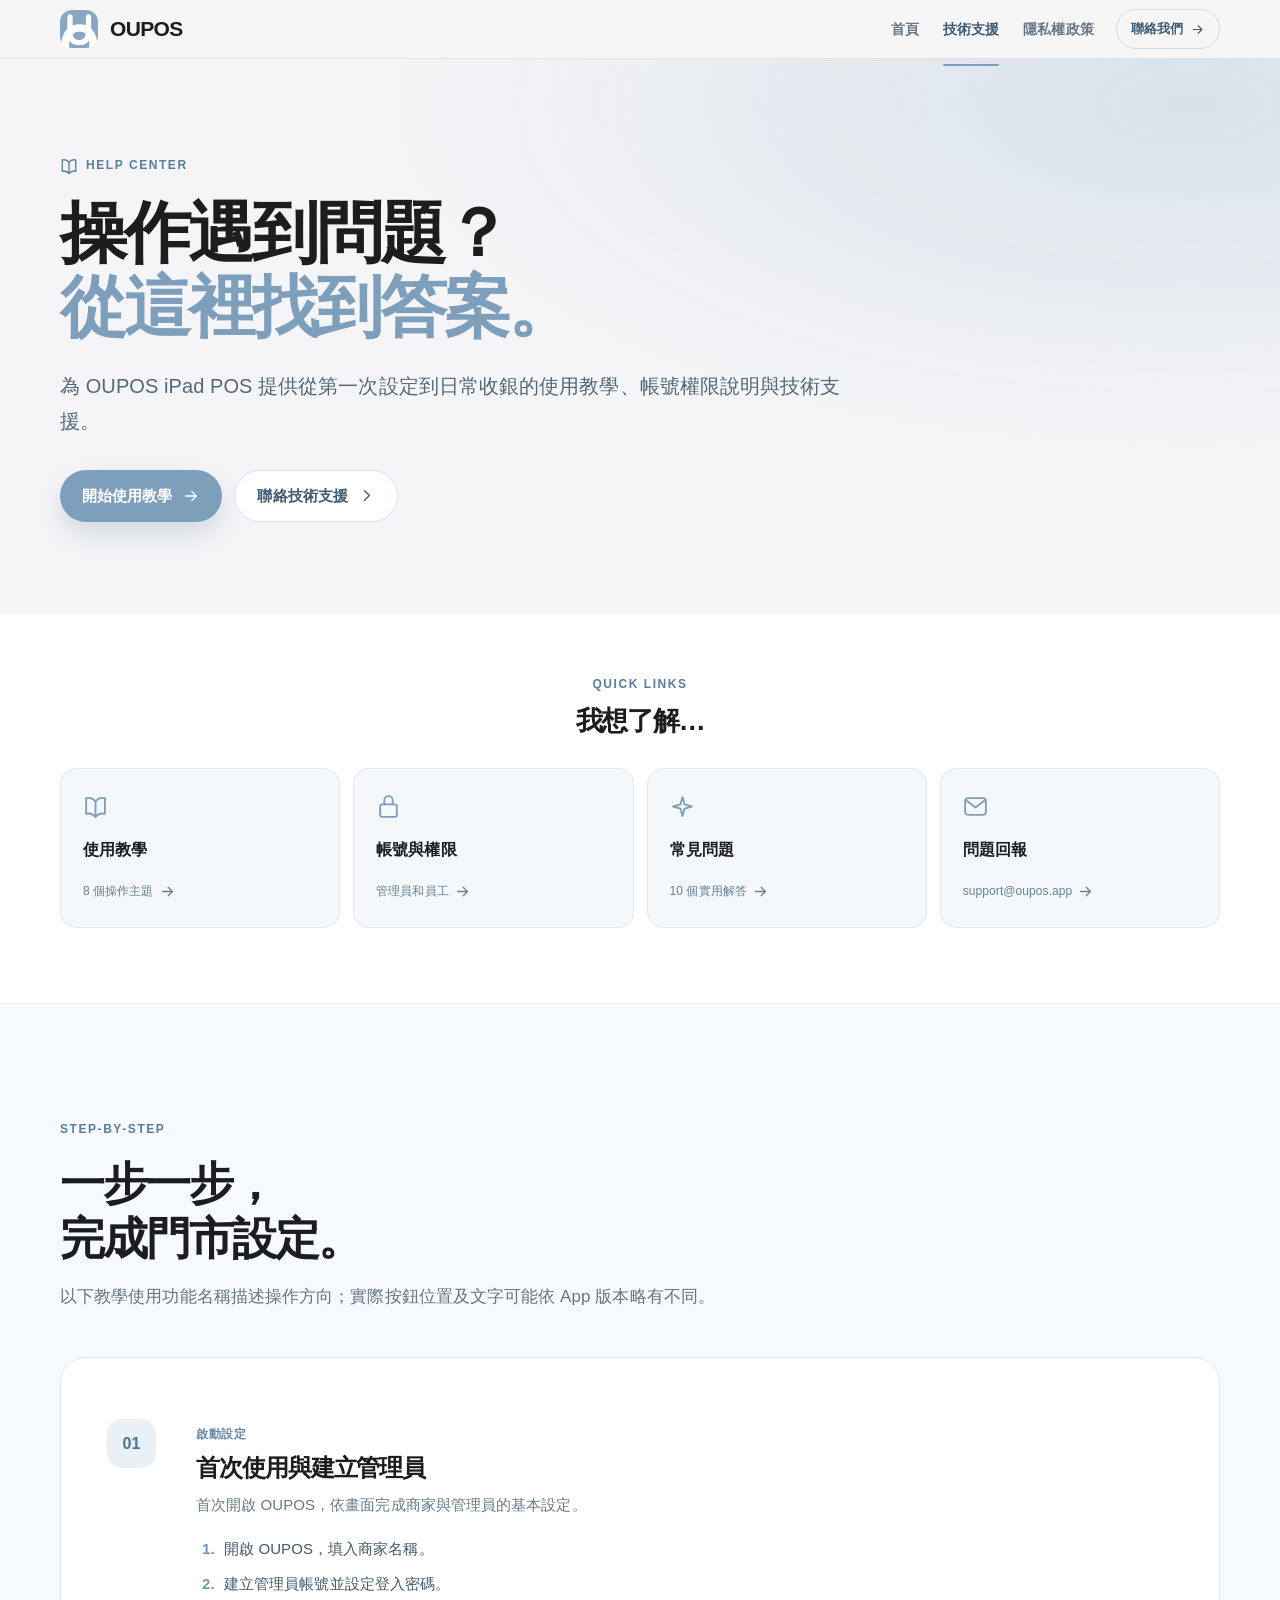
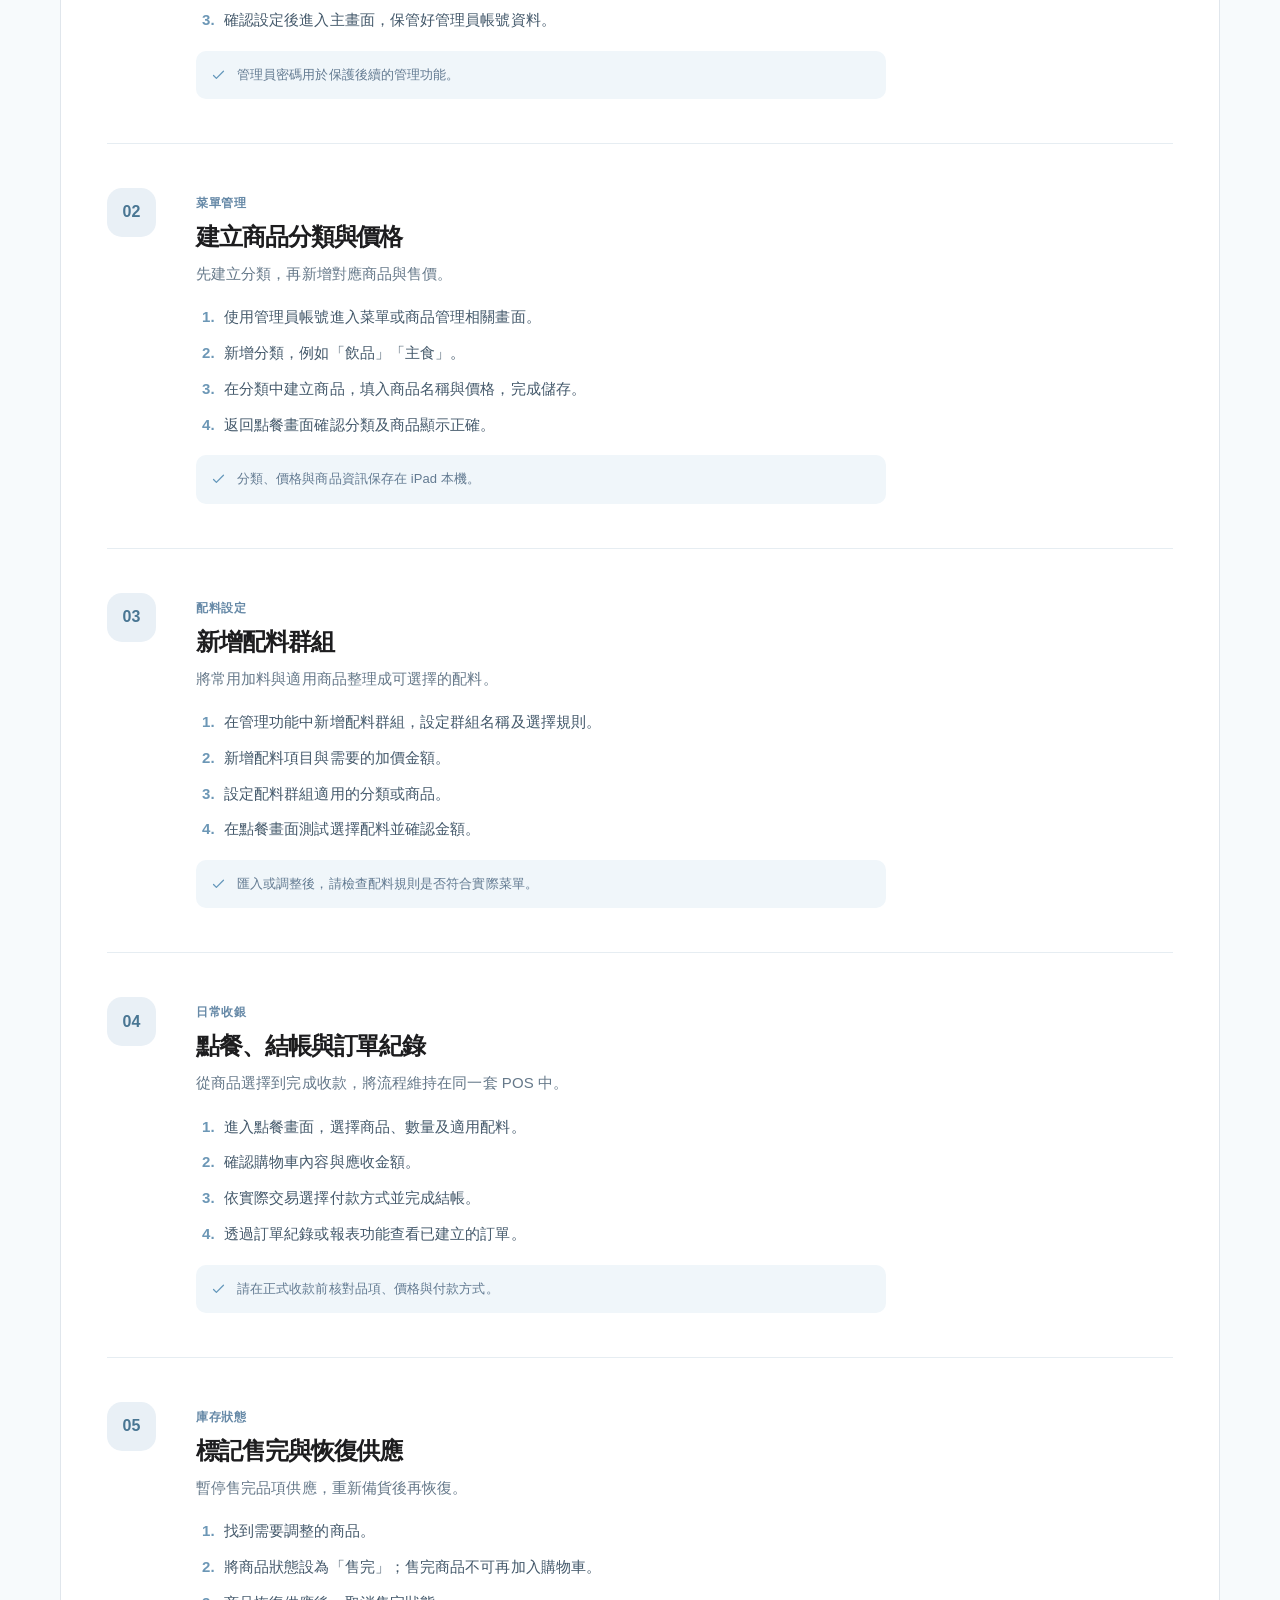
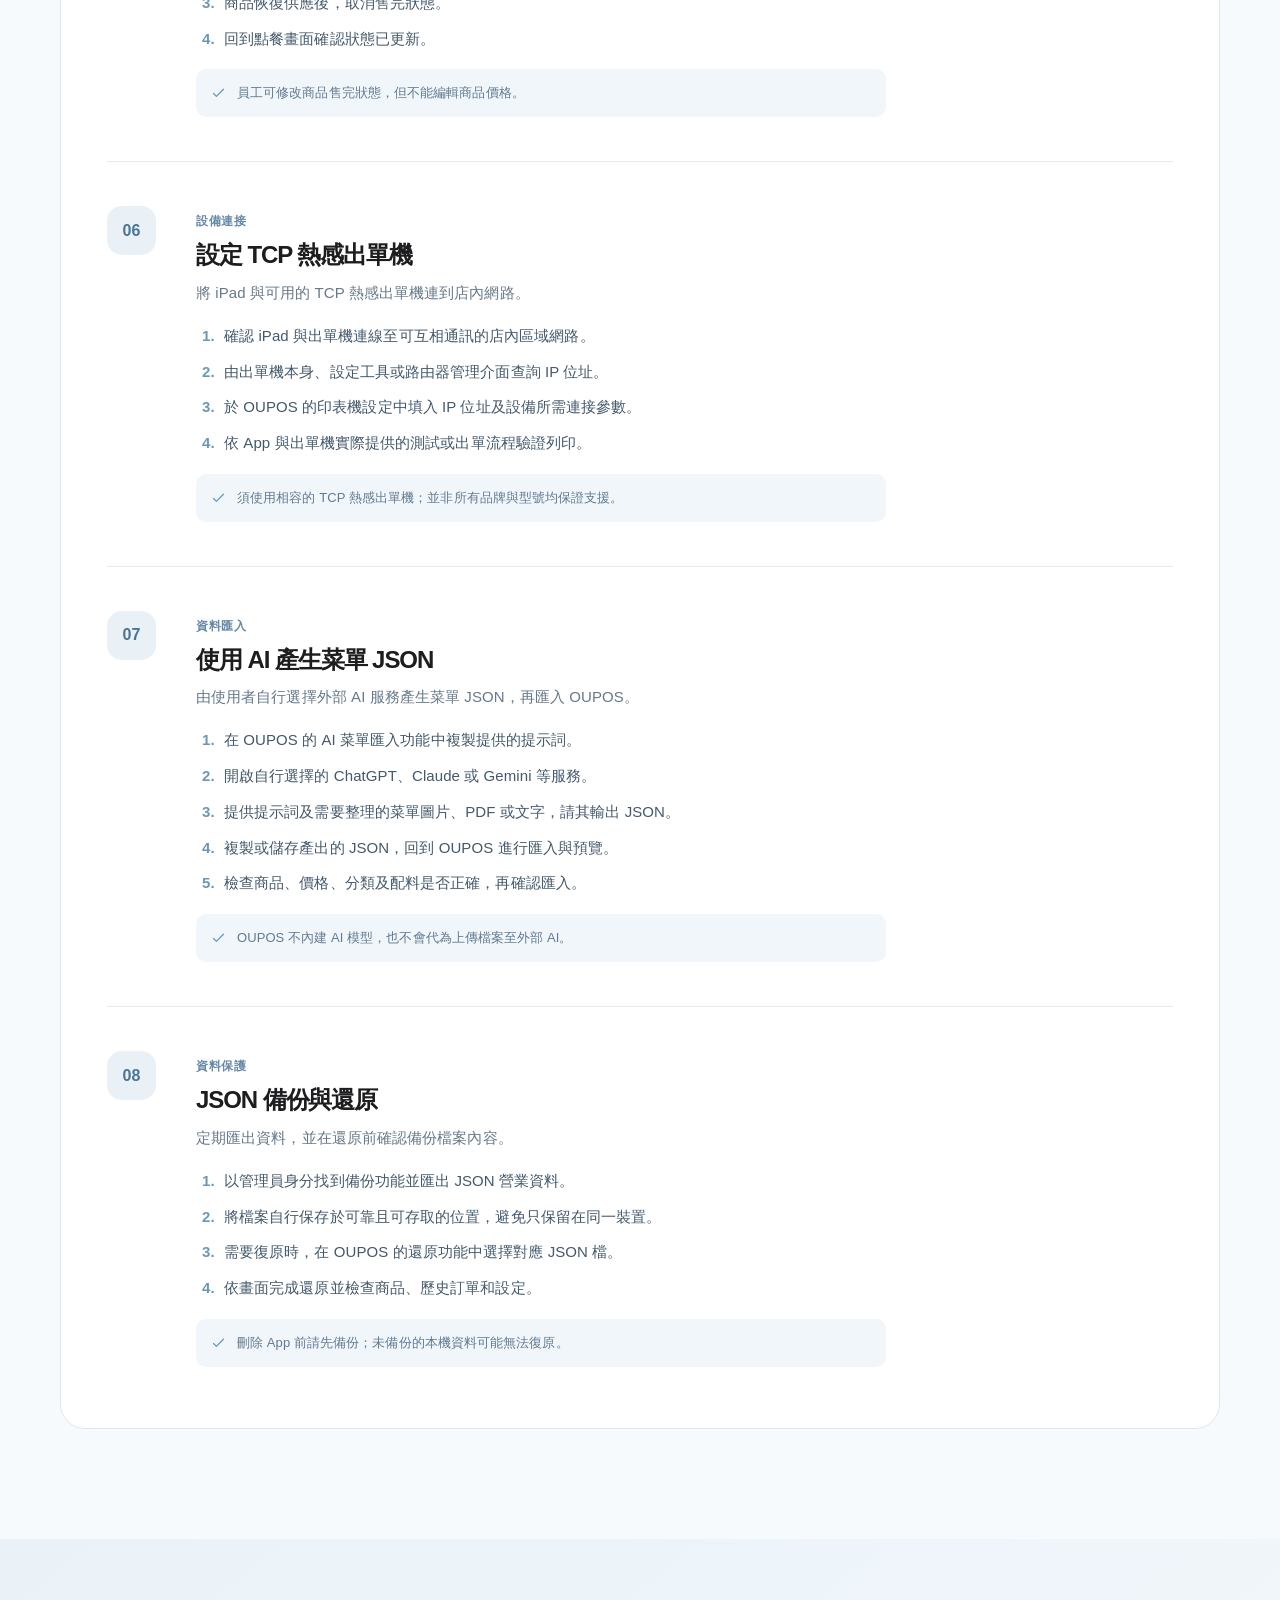
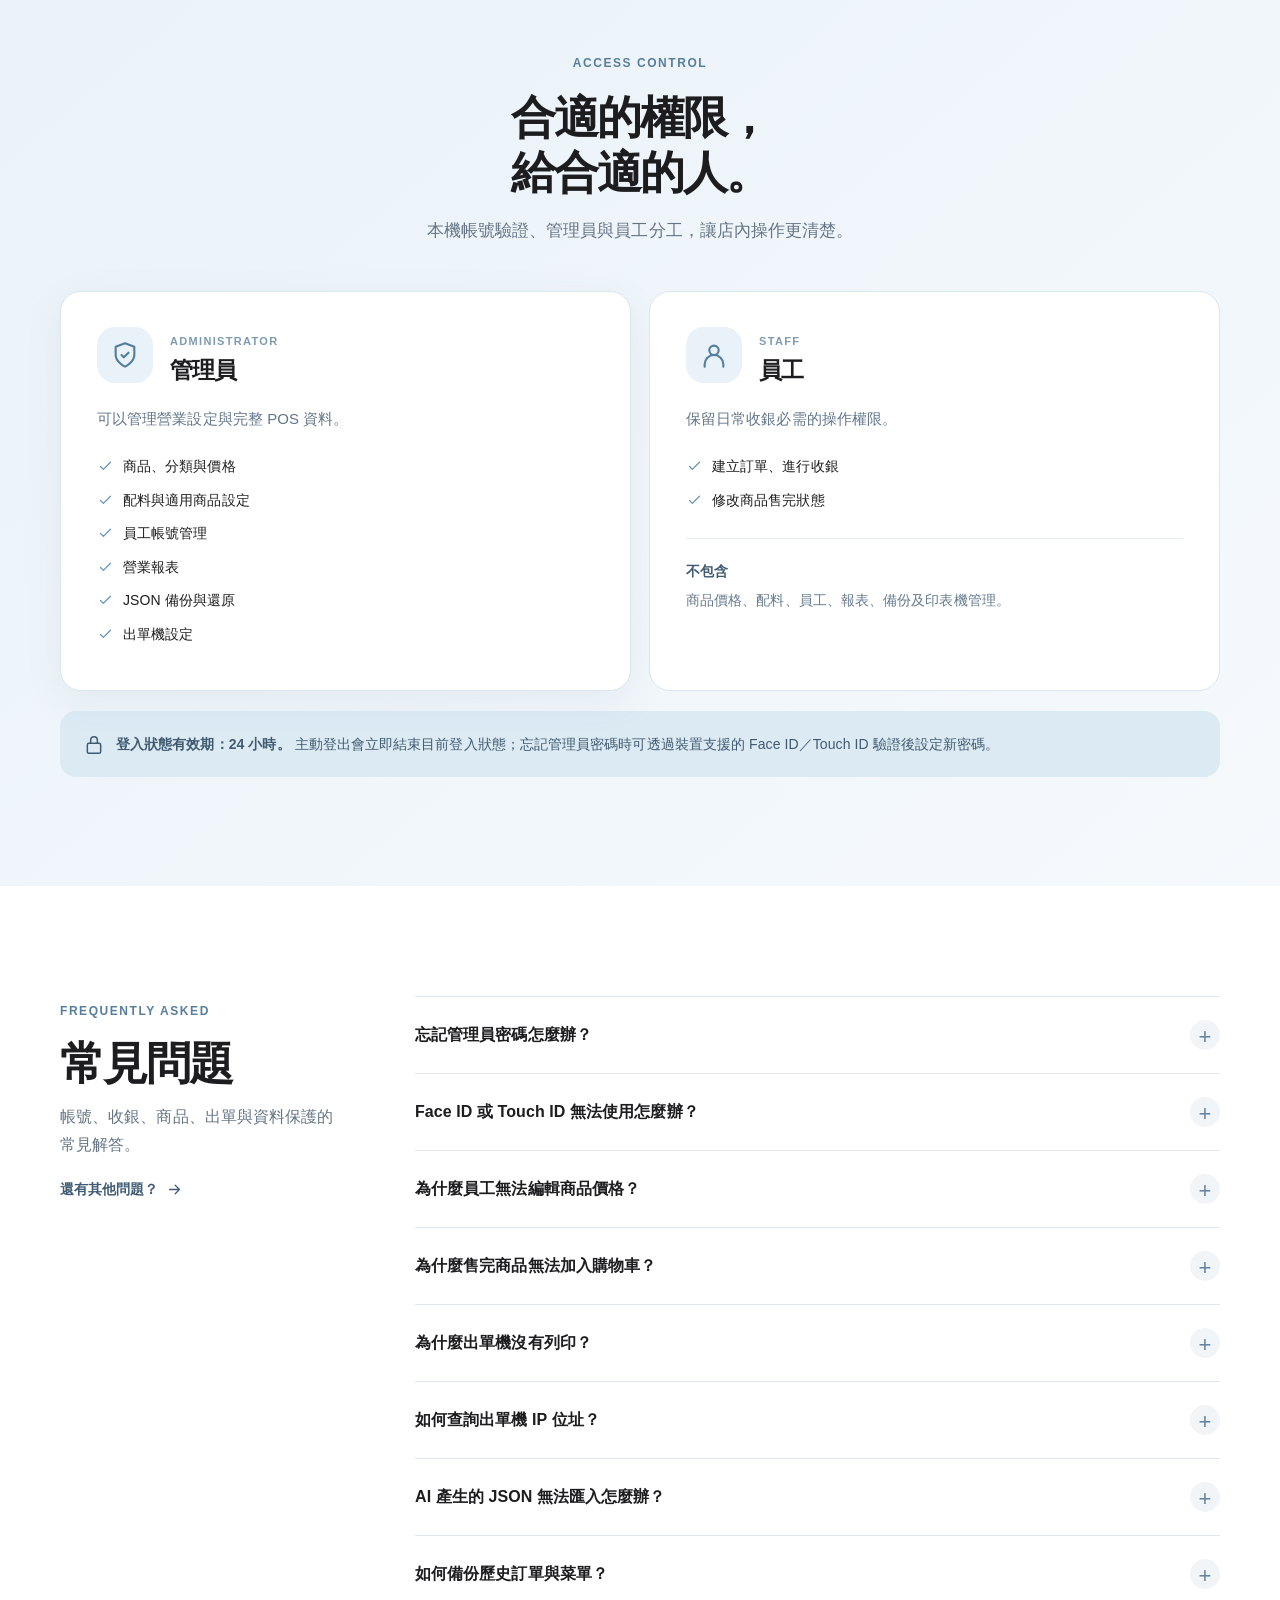
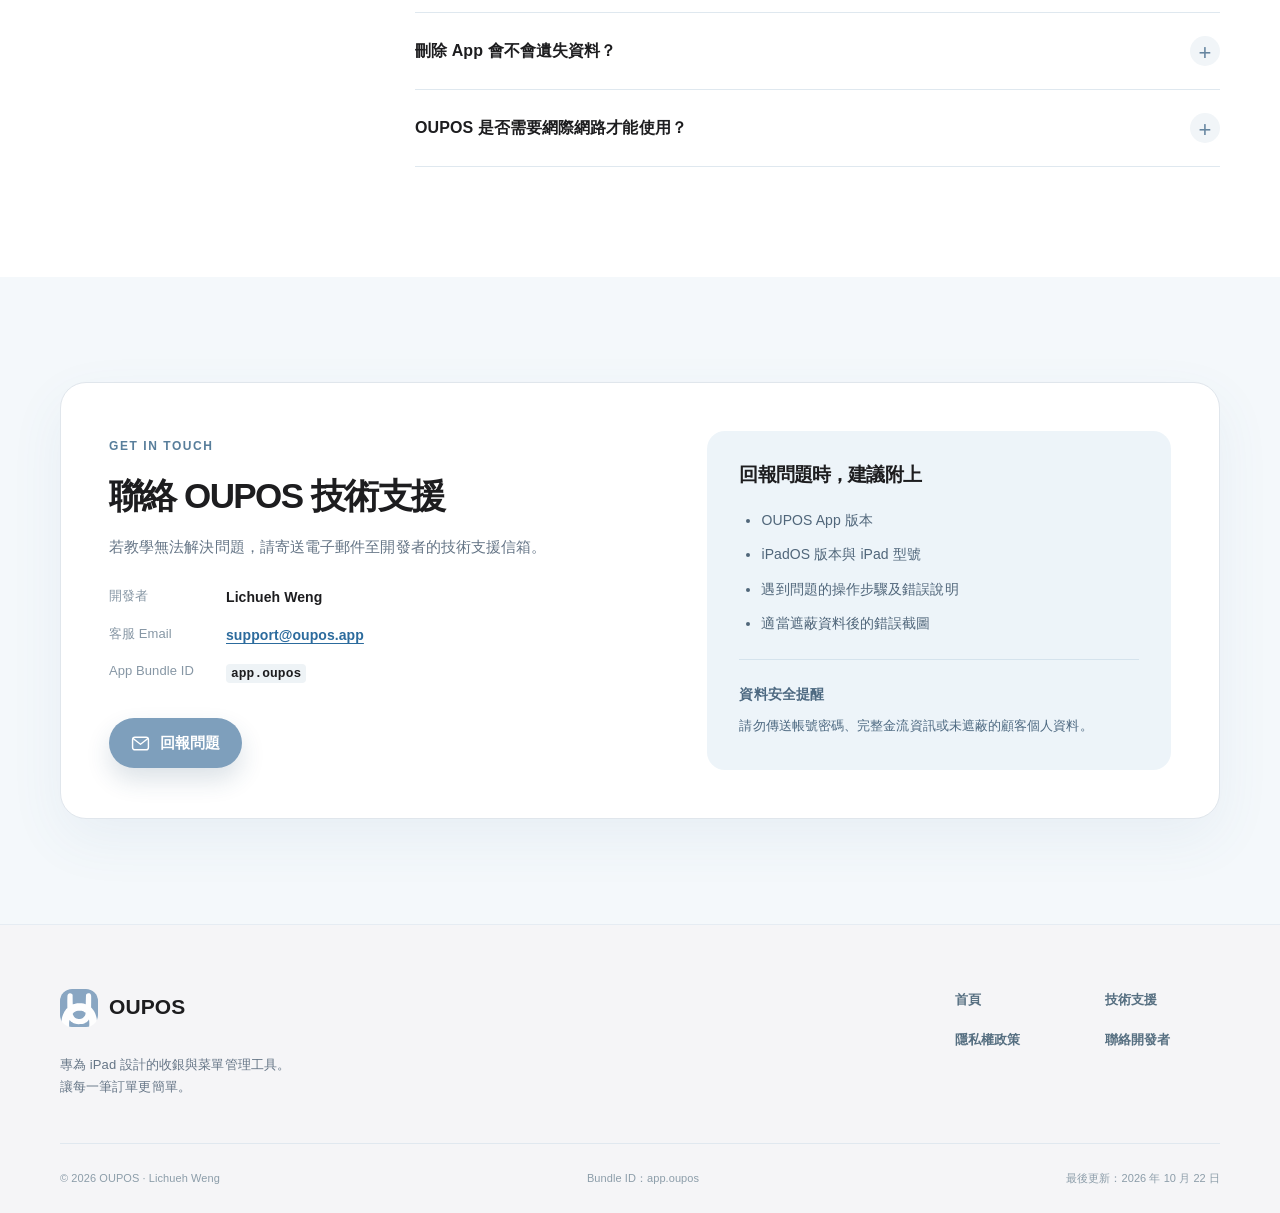
<file: oupos-support/index.html>
<!doctype html>
<html lang="zh-Hant-TW">
<head>
<meta charset="utf-8"><meta name="viewport" content="width=device-width,initial-scale=1">
<meta name="theme-color" content="#f5f5f7"><meta name="color-scheme" content="light">
<meta name="description" content="OUPOS 官方技術支援：初次設定、商品與配料管理、結帳、售完狀態、TCP 出單機、AI JSON 匯入、備份還原與常見問題。"><meta name="robots" content="index, follow">
<meta property="og:type" content="website"><meta property="og:site_name" content="OUPOS"><meta property="og:title" content="技術支援與使用教學｜OUPOS"><meta property="og:description" content="OUPOS 官方技術支援：初次設定、商品與配料管理、結帳、售完狀態、TCP 出單機、AI JSON 匯入、備份還原與常見問題。"><meta property="og:locale" content="zh_TW">
<title>技術支援與使用教學｜OUPOS</title><link rel="icon" type="image/png" href="../assets/favicon.svg"><link rel="stylesheet" href="../app-review.css">
</head><body><a class="skip-link" href="#main">跳至主要內容</a>
<header class="site-header"><div class="header-inner">
  <a class="brand" href="../" aria-label="OUPOS 首頁"><img src="../assets/favicon.svg" width="38" height="38" alt=""><span>OUPOS</span></a>
  <nav class="nav" aria-label="網站主要導覽"><a href="../" class="nav-link " >首頁</a><a href="../oupos-support/" class="nav-link is-current" aria-current="page">技術支援</a><a href="../oupos-privacy/" class="nav-link " >隱私權政策</a></nav>
  <a class="header-contact" href="mailto:support@oupos.app?subject=OUPOS%20%E6%8A%80%E8%A1%93%E6%94%AF%E6%8F%B4%EF%BD%9C%E5%95%8F%E9%A1%8C%E5%9B%9E%E5%A0%B1" aria-label="以電子郵件聯絡 OUPOS 技術支援">聯絡我們 <svg aria-hidden="true" class="icon" width="15" height="15" viewBox="0 0 24 24" fill="none" stroke="currentColor" stroke-width="1.8" stroke-linecap="round" stroke-linejoin="round"><path d="M5 12h14m-6-6 6 6-6 6"/></svg></a>
</div></header><main id="main">
<section class="page-hero support-hero"><div class="container"><div class="eyebrow"><svg aria-hidden="true" class="icon" width="18" height="18" viewBox="0 0 24 24" fill="none" stroke="currentColor" stroke-width="1.8" stroke-linecap="round" stroke-linejoin="round"><path d="M12 7a9 9 0 0 0-9-3v15a9 9 0 0 1 9 3 9 9 0 0 1 9-3V4a9 9 0 0 0-9 3ZM12 7v15"/></svg> HELP CENTER</div><h1>操作遇到問題？<br><span class="blue-text">從這裡找到答案。</span></h1><p class="hero-desc">為 OUPOS iPad POS 提供從第一次設定到日常收銀的使用教學、帳號權限說明與技術支援。</p><div class="hero-actions"><a class="btn btn-primary" href="#guides">開始使用教學 <svg aria-hidden="true" class="icon" width="18" height="18" viewBox="0 0 24 24" fill="none" stroke="currentColor" stroke-width="1.8" stroke-linecap="round" stroke-linejoin="round"><path d="M5 12h14m-6-6 6 6-6 6"/></svg></a><a class="btn btn-light" href="#contact">聯絡技術支援 <svg aria-hidden="true" class="icon" width="17" height="17" viewBox="0 0 24 24" fill="none" stroke="currentColor" stroke-width="1.8" stroke-linecap="round" stroke-linejoin="round"><path d="m9 5 7 7-7 7"/></svg></a></div></div></section>
<section class="support-shortcuts"><div class="container"><div class="shortcut-head"><span class="kicker">QUICK LINKS</span><h2>我想了解…</h2></div><div class="shortcut-grid">
<a href="#guides"><svg aria-hidden="true" class="icon" width="25" height="25" viewBox="0 0 24 24" fill="none" stroke="currentColor" stroke-width="1.8" stroke-linecap="round" stroke-linejoin="round"><path d="M12 7a9 9 0 0 0-9-3v15a9 9 0 0 1 9 3 9 9 0 0 1 9-3V4a9 9 0 0 0-9 3ZM12 7v15"/></svg><strong>使用教學</strong><span>8 個操作主題 <svg aria-hidden="true" class="icon" width="17" height="17" viewBox="0 0 24 24" fill="none" stroke="currentColor" stroke-width="1.8" stroke-linecap="round" stroke-linejoin="round"><path d="M5 12h14m-6-6 6 6-6 6"/></svg></span></a>
<a href="#permissions"><svg aria-hidden="true" class="icon" width="25" height="25" viewBox="0 0 24 24" fill="none" stroke="currentColor" stroke-width="1.8" stroke-linecap="round" stroke-linejoin="round"><rect x="4" y="10" width="16" height="12" rx="2"/><path d="M8 10V6a4 4 0 0 1 8 0v4"/></svg><strong>帳號與權限</strong><span>管理員和員工 <svg aria-hidden="true" class="icon" width="17" height="17" viewBox="0 0 24 24" fill="none" stroke="currentColor" stroke-width="1.8" stroke-linecap="round" stroke-linejoin="round"><path d="M5 12h14m-6-6 6 6-6 6"/></svg></span></a>
<a href="#faq"><svg aria-hidden="true" class="icon" width="25" height="25" viewBox="0 0 24 24" fill="none" stroke="currentColor" stroke-width="1.8" stroke-linecap="round" stroke-linejoin="round"><path d="m12 3 2 7 7 2-7 2-2 7-2-7-7-2 7-2z"/></svg><strong>常見問題</strong><span>10 個實用解答 <svg aria-hidden="true" class="icon" width="17" height="17" viewBox="0 0 24 24" fill="none" stroke="currentColor" stroke-width="1.8" stroke-linecap="round" stroke-linejoin="round"><path d="M5 12h14m-6-6 6 6-6 6"/></svg></span></a>
<a href="#contact"><svg aria-hidden="true" class="icon" width="25" height="25" viewBox="0 0 24 24" fill="none" stroke="currentColor" stroke-width="1.8" stroke-linecap="round" stroke-linejoin="round"><rect x="2" y="4" width="20" height="16" rx="3"/><path d="m3 6 9 7 9-7"/></svg><strong>問題回報</strong><span>support@oupos.app <svg aria-hidden="true" class="icon" width="17" height="17" viewBox="0 0 24 24" fill="none" stroke="currentColor" stroke-width="1.8" stroke-linecap="round" stroke-linejoin="round"><path d="M5 12h14m-6-6 6 6-6 6"/></svg></span></a>
</div></div></section>
<section class="section support-guides" id="guides"><div class="container"><div class="section-lead left"><span class="kicker">STEP-BY-STEP</span><h2>一步一步，<br>完成門市設定。</h2><p>以下教學使用功能名稱描述操作方向；實際按鈕位置及文字可能依 App 版本略有不同。</p></div><div class="tutorial-list"><article class="tutorial" id="guide-1"><div class="tutorial-number">01</div><div class="tutorial-content"><span class="guide-type">啟動設定</span><h3>首次使用與建立管理員</h3><p>首次開啟 OUPOS，依畫面完成商家與管理員的基本設定。</p><ol><li>開啟 OUPOS，填入商家名稱。</li><li>建立管理員帳號並設定登入密碼。</li><li>確認設定後進入主畫面，保管好管理員帳號資料。</li></ol><div class="guide-note"><svg aria-hidden="true" class="icon" width="17" height="17" viewBox="0 0 24 24" fill="none" stroke="currentColor" stroke-width="1.8" stroke-linecap="round" stroke-linejoin="round"><path d="m5 12 4 4L19 6"/></svg><span>管理員密碼用於保護後續的管理功能。</span></div></div></article><article class="tutorial" id="guide-2"><div class="tutorial-number">02</div><div class="tutorial-content"><span class="guide-type">菜單管理</span><h3>建立商品分類與價格</h3><p>先建立分類，再新增對應商品與售價。</p><ol><li>使用管理員帳號進入菜單或商品管理相關畫面。</li><li>新增分類，例如「飲品」「主食」。</li><li>在分類中建立商品，填入商品名稱與價格，完成儲存。</li><li>返回點餐畫面確認分類及商品顯示正確。</li></ol><div class="guide-note"><svg aria-hidden="true" class="icon" width="17" height="17" viewBox="0 0 24 24" fill="none" stroke="currentColor" stroke-width="1.8" stroke-linecap="round" stroke-linejoin="round"><path d="m5 12 4 4L19 6"/></svg><span>分類、價格與商品資訊保存在 iPad 本機。</span></div></div></article><article class="tutorial" id="guide-3"><div class="tutorial-number">03</div><div class="tutorial-content"><span class="guide-type">配料設定</span><h3>新增配料群組</h3><p>將常用加料與適用商品整理成可選擇的配料。</p><ol><li>在管理功能中新增配料群組，設定群組名稱及選擇規則。</li><li>新增配料項目與需要的加價金額。</li><li>設定配料群組適用的分類或商品。</li><li>在點餐畫面測試選擇配料並確認金額。</li></ol><div class="guide-note"><svg aria-hidden="true" class="icon" width="17" height="17" viewBox="0 0 24 24" fill="none" stroke="currentColor" stroke-width="1.8" stroke-linecap="round" stroke-linejoin="round"><path d="m5 12 4 4L19 6"/></svg><span>匯入或調整後，請檢查配料規則是否符合實際菜單。</span></div></div></article><article class="tutorial" id="guide-4"><div class="tutorial-number">04</div><div class="tutorial-content"><span class="guide-type">日常收銀</span><h3>點餐、結帳與訂單紀錄</h3><p>從商品選擇到完成收款，將流程維持在同一套 POS 中。</p><ol><li>進入點餐畫面，選擇商品、數量及適用配料。</li><li>確認購物車內容與應收金額。</li><li>依實際交易選擇付款方式並完成結帳。</li><li>透過訂單紀錄或報表功能查看已建立的訂單。</li></ol><div class="guide-note"><svg aria-hidden="true" class="icon" width="17" height="17" viewBox="0 0 24 24" fill="none" stroke="currentColor" stroke-width="1.8" stroke-linecap="round" stroke-linejoin="round"><path d="m5 12 4 4L19 6"/></svg><span>請在正式收款前核對品項、價格與付款方式。</span></div></div></article><article class="tutorial" id="guide-5"><div class="tutorial-number">05</div><div class="tutorial-content"><span class="guide-type">庫存狀態</span><h3>標記售完與恢復供應</h3><p>暫停售完品項供應，重新備貨後再恢復。</p><ol><li>找到需要調整的商品。</li><li>將商品狀態設為「售完」；售完商品不可再加入購物車。</li><li>商品恢復供應後，取消售完狀態。</li><li>回到點餐畫面確認狀態已更新。</li></ol><div class="guide-note"><svg aria-hidden="true" class="icon" width="17" height="17" viewBox="0 0 24 24" fill="none" stroke="currentColor" stroke-width="1.8" stroke-linecap="round" stroke-linejoin="round"><path d="m5 12 4 4L19 6"/></svg><span>員工可修改商品售完狀態，但不能編輯商品價格。</span></div></div></article><article class="tutorial" id="guide-6"><div class="tutorial-number">06</div><div class="tutorial-content"><span class="guide-type">設備連接</span><h3>設定 TCP 熱感出單機</h3><p>將 iPad 與可用的 TCP 熱感出單機連到店內網路。</p><ol><li>確認 iPad 與出單機連線至可互相通訊的店內區域網路。</li><li>由出單機本身、設定工具或路由器管理介面查詢 IP 位址。</li><li>於 OUPOS 的印表機設定中填入 IP 位址及設備所需連接參數。</li><li>依 App 與出單機實際提供的測試或出單流程驗證列印。</li></ol><div class="guide-note"><svg aria-hidden="true" class="icon" width="17" height="17" viewBox="0 0 24 24" fill="none" stroke="currentColor" stroke-width="1.8" stroke-linecap="round" stroke-linejoin="round"><path d="m5 12 4 4L19 6"/></svg><span>須使用相容的 TCP 熱感出單機；並非所有品牌與型號均保證支援。</span></div></div></article><article class="tutorial" id="guide-7"><div class="tutorial-number">07</div><div class="tutorial-content"><span class="guide-type">資料匯入</span><h3>使用 AI 產生菜單 JSON</h3><p>由使用者自行選擇外部 AI 服務產生菜單 JSON，再匯入 OUPOS。</p><ol><li>在 OUPOS 的 AI 菜單匯入功能中複製提供的提示詞。</li><li>開啟自行選擇的 ChatGPT、Claude 或 Gemini 等服務。</li><li>提供提示詞及需要整理的菜單圖片、PDF 或文字，請其輸出 JSON。</li><li>複製或儲存產出的 JSON，回到 OUPOS 進行匯入與預覽。</li><li>檢查商品、價格、分類及配料是否正確，再確認匯入。</li></ol><div class="guide-note"><svg aria-hidden="true" class="icon" width="17" height="17" viewBox="0 0 24 24" fill="none" stroke="currentColor" stroke-width="1.8" stroke-linecap="round" stroke-linejoin="round"><path d="m5 12 4 4L19 6"/></svg><span>OUPOS 不內建 AI 模型，也不會代為上傳檔案至外部 AI。</span></div></div></article><article class="tutorial" id="guide-8"><div class="tutorial-number">08</div><div class="tutorial-content"><span class="guide-type">資料保護</span><h3>JSON 備份與還原</h3><p>定期匯出資料，並在還原前確認備份檔案內容。</p><ol><li>以管理員身分找到備份功能並匯出 JSON 營業資料。</li><li>將檔案自行保存於可靠且可存取的位置，避免只保留在同一裝置。</li><li>需要復原時，在 OUPOS 的還原功能中選擇對應 JSON 檔。</li><li>依畫面完成還原並檢查商品、歷史訂單和設定。</li></ol><div class="guide-note"><svg aria-hidden="true" class="icon" width="17" height="17" viewBox="0 0 24 24" fill="none" stroke="currentColor" stroke-width="1.8" stroke-linecap="round" stroke-linejoin="round"><path d="m5 12 4 4L19 6"/></svg><span>刪除 App 前請先備份；未備份的本機資料可能無法復原。</span></div></div></article></div></div></section>
<section class="permissions-section" id="permissions"><div class="container"><div class="section-lead"><span class="kicker">ACCESS CONTROL</span><h2>合適的權限，<br>給合適的人。</h2><p>本機帳號驗證、管理員與員工分工，讓店內操作更清楚。</p></div><div class="permissions-grid">
<div class="permission-card primary"><div class="permission-head"><div class="permission-ico"><svg aria-hidden="true" class="icon" width="28" height="28" viewBox="0 0 24 24" fill="none" stroke="currentColor" stroke-width="1.8" stroke-linecap="round" stroke-linejoin="round"><path d="M12 22s8-4 8-10V5l-8-3-8 3v7c0 6 8 10 8 10Z"/><path d="m9 12 2 2 4-4"/></svg></div><div><span>ADMINISTRATOR</span><h3>管理員</h3></div></div><p>可以管理營業設定與完整 POS 資料。</p><ul><li><svg aria-hidden="true" class="icon" width="17" height="17" viewBox="0 0 24 24" fill="none" stroke="currentColor" stroke-width="1.8" stroke-linecap="round" stroke-linejoin="round"><path d="m5 12 4 4L19 6"/></svg>商品、分類與價格</li><li><svg aria-hidden="true" class="icon" width="17" height="17" viewBox="0 0 24 24" fill="none" stroke="currentColor" stroke-width="1.8" stroke-linecap="round" stroke-linejoin="round"><path d="m5 12 4 4L19 6"/></svg>配料與適用商品設定</li><li><svg aria-hidden="true" class="icon" width="17" height="17" viewBox="0 0 24 24" fill="none" stroke="currentColor" stroke-width="1.8" stroke-linecap="round" stroke-linejoin="round"><path d="m5 12 4 4L19 6"/></svg>員工帳號管理</li><li><svg aria-hidden="true" class="icon" width="17" height="17" viewBox="0 0 24 24" fill="none" stroke="currentColor" stroke-width="1.8" stroke-linecap="round" stroke-linejoin="round"><path d="m5 12 4 4L19 6"/></svg>營業報表</li><li><svg aria-hidden="true" class="icon" width="17" height="17" viewBox="0 0 24 24" fill="none" stroke="currentColor" stroke-width="1.8" stroke-linecap="round" stroke-linejoin="round"><path d="m5 12 4 4L19 6"/></svg>JSON 備份與還原</li><li><svg aria-hidden="true" class="icon" width="17" height="17" viewBox="0 0 24 24" fill="none" stroke="currentColor" stroke-width="1.8" stroke-linecap="round" stroke-linejoin="round"><path d="m5 12 4 4L19 6"/></svg>出單機設定</li></ul></div>
<div class="permission-card"><div class="permission-head"><div class="permission-ico"><svg aria-hidden="true" class="icon" width="28" height="28" viewBox="0 0 24 24" fill="none" stroke="currentColor" stroke-width="1.8" stroke-linecap="round" stroke-linejoin="round"><circle cx="12" cy="8" r="4"/><path d="M4 22v-2a8 8 0 0 1 16 0v2"/></svg></div><div><span>STAFF</span><h3>員工</h3></div></div><p>保留日常收銀必需的操作權限。</p><ul><li><svg aria-hidden="true" class="icon" width="17" height="17" viewBox="0 0 24 24" fill="none" stroke="currentColor" stroke-width="1.8" stroke-linecap="round" stroke-linejoin="round"><path d="m5 12 4 4L19 6"/></svg>建立訂單、進行收銀</li><li><svg aria-hidden="true" class="icon" width="17" height="17" viewBox="0 0 24 24" fill="none" stroke="currentColor" stroke-width="1.8" stroke-linecap="round" stroke-linejoin="round"><path d="m5 12 4 4L19 6"/></svg>修改商品售完狀態</li></ul><div class="permission-exclude"><strong>不包含</strong><span>商品價格、配料、員工、報表、備份及印表機管理。</span></div></div>
</div><div class="session-note"><svg aria-hidden="true" class="icon" width="20" height="20" viewBox="0 0 24 24" fill="none" stroke="currentColor" stroke-width="1.8" stroke-linecap="round" stroke-linejoin="round"><rect x="4" y="10" width="16" height="12" rx="2"/><path d="M8 10V6a4 4 0 0 1 8 0v4"/></svg> <span><strong>登入狀態有效期：24 小時。</strong> 主動登出會立即結束目前登入狀態；忘記管理員密碼時可透過裝置支援的 Face ID／Touch ID 驗證後設定新密碼。</span></div></div></section>
<section class="section faq-section" id="faq"><div class="container faq-layout"><div class="faq-intro"><span class="kicker">FREQUENTLY ASKED</span><h2>常見問題</h2><p>帳號、收銀、商品、出單與資料保護的常見解答。</p><a class="text-arrow" href="#contact">還有其他問題？<svg aria-hidden="true" class="icon" width="17" height="17" viewBox="0 0 24 24" fill="none" stroke="currentColor" stroke-width="1.8" stroke-linecap="round" stroke-linejoin="round"><path d="M5 12h14m-6-6 6 6-6 6"/></svg></a></div><div class="faq-list"><details class="faq-item"><summary>忘記管理員密碼怎麼辦？<span aria-hidden="true">+</span></summary><div class="faq-answer"><p>若裝置已設定且能使用 Face ID 或 Touch ID，可依 OUPOS 提供的管理員密碼重設流程，完成生物辨識驗證後設定新密碼。OUPOS 不會讀取生物辨識原始資料。</p></div></details><details class="faq-item"><summary>Face ID 或 Touch ID 無法使用怎麼辦？<span aria-hidden="true">+</span></summary><div class="faq-answer"><p>請先確認 iPad 型號支援該功能、已在 iPadOS 設定並能正常解鎖。若仍無法使用，已知密碼時可先以密碼登入；若忘記密碼且無法完成生物辨識重設，請聯絡技術支援了解可行處理方式，開發者無法保證遠端復原本機帳號。</p></div></details><details class="faq-item"><summary>為什麼員工無法編輯商品價格？<span aria-hidden="true">+</span></summary><div class="faq-answer"><p>商品與價格調整屬於管理員權限；員工僅能建立訂單及修改商品售完狀態。若需要改價，請由管理員登入操作。</p></div></details><details class="faq-item"><summary>為什麼售完商品無法加入購物車？<span aria-hidden="true">+</span></summary><div class="faq-answer"><p>OUPOS 會阻止已標記售完的商品繼續加入訂單。補貨後將商品恢復供應，再重新選擇即可。</p></div></details><details class="faq-item"><summary>為什麼出單機沒有列印？<span aria-hidden="true">+</span></summary><div class="faq-answer"><p>請確認出單機有電源及紙張、iPad 與印表機在可互通的店內網路、IP 位址及連接參數正確，並確認設備支援 OUPOS 使用的 TCP 列印方式。若使用訪客 Wi-Fi 或開啟用戶端隔離，設備可能無法互通。</p></div></details><details class="faq-item"><summary>如何查詢出單機 IP 位址？<span aria-hidden="true">+</span></summary><div class="faq-answer"><p>可查看出單機的網路設定、參考該型號說明書或廠商提供的設定工具，也可在路由器的已連線裝置清單中查找。不同品牌顯示位置與列印設定頁方式可能不同。</p></div></details><details class="faq-item"><summary>AI 產生的 JSON 無法匯入怎麼辦？<span aria-hidden="true">+</span></summary><div class="faq-answer"><p>確認內容是完整有效的 JSON，沒有程式碼框、額外說明或多餘符號，並符合 OUPOS 匯入功能要求的欄位及結構。先在匯入預覽檢查分類、商品、價格和配料設定；若仍失敗，可將去除敏感資料後的錯誤訊息提供客服。</p></div></details><details class="faq-item"><summary>如何備份歷史訂單與菜單？<span aria-hidden="true">+</span></summary><div class="faq-answer"><p>以管理員身分使用 OUPOS 的 JSON 備份功能匯出營業資料，妥善保存備份檔。需要時可透過還原功能匯入，並確認歷史訂單、菜單及相關設定。</p></div></details><details class="faq-item"><summary>刪除 App 會不會遺失資料？<span aria-hidden="true">+</span></summary><div class="faq-answer"><p>會有資料遺失風險。解除安裝通常會移除 App 沙盒內的營業資料，未備份資料可能無法恢復；Keychain 內帳號資料則可能仍由 iPadOS 保留。請先匯出 JSON 備份，不要將解除安裝視為完整清除所有資料的方法。</p></div></details><details class="faq-item"><summary>OUPOS 是否需要網際網路才能使用？<span aria-hidden="true">+</span></summary><div class="faq-answer"><p>一般本機點餐、菜單管理、查閱已儲存紀錄等功能不依賴商家自架雲端伺服器。TCP 出單則需要店內區域網路連通，不一定需要對外網際網路。下載更新 App、使用外部 AI 服務等情境可能需要網際網路。</p></div></details></div></div></section>
<section class="contact-section" id="contact"><div class="container"><div class="contact-card"><div class="contact-copy"><span class="kicker">GET IN TOUCH</span><h2>聯絡 OUPOS 技術支援</h2><p>若教學無法解決問題，請寄送電子郵件至開發者的技術支援信箱。</p><dl><div><dt>開發者</dt><dd>Lichueh Weng</dd></div><div><dt>客服 Email</dt><dd><a href="mailto:support@oupos.app">support@oupos.app</a></dd></div><div><dt>App Bundle ID</dt><dd><code>app.oupos</code></dd></div></dl><a class="btn btn-primary" href="mailto:support@oupos.app?subject=OUPOS%20%E6%8A%80%E8%A1%93%E6%94%AF%E6%8F%B4%EF%BD%9C%E5%95%8F%E9%A1%8C%E5%9B%9E%E5%A0%B1"><svg aria-hidden="true" class="icon" width="19" height="19" viewBox="0 0 24 24" fill="none" stroke="currentColor" stroke-width="1.8" stroke-linecap="round" stroke-linejoin="round"><rect x="2" y="4" width="20" height="16" rx="3"/><path d="m3 6 9 7 9-7"/></svg> 回報問題</a></div><div class="report-tips"><h3>回報問題時，建議附上</h3><ul><li>OUPOS App 版本</li><li>iPadOS 版本與 iPad 型號</li><li>遇到問題的操作步驟及錯誤說明</li><li>適當遮蔽資料後的錯誤截圖</li></ul><div class="caution"><strong>資料安全提醒</strong><p>請勿傳送帳號密碼、完整金流資訊或未遮蔽的顧客個人資料。</p></div></div></div></div></section></main><footer class="site-footer"><div class="footer-inner"><div class="footer-top">
<div><a class="footer-brand" href="../"><img src="../assets/favicon.svg" alt="" width="38" height="38"> OUPOS</a><p>專為 iPad 設計的收銀與菜單管理工具。<br>讓每一筆訂單更簡單。</p></div>
<nav class="footer-links" aria-label="頁尾導覽"><a href="../">首頁</a><a href="../oupos-support/">技術支援</a><a href="../oupos-privacy/">隱私權政策</a><a href="mailto:support@oupos.app?subject=OUPOS%20%E6%8A%80%E8%A1%93%E6%94%AF%E6%8F%B4%EF%BD%9C%E5%95%8F%E9%A1%8C%E5%9B%9E%E5%A0%B1">聯絡開發者</a></nav>
</div><div class="footer-bottom"><span>© 2026 OUPOS · Lichueh Weng</span><span>Bundle ID：app.oupos</span><span>最後更新：2026 年 10 月 22 日</span></div></div></footer></body></html>
</file>
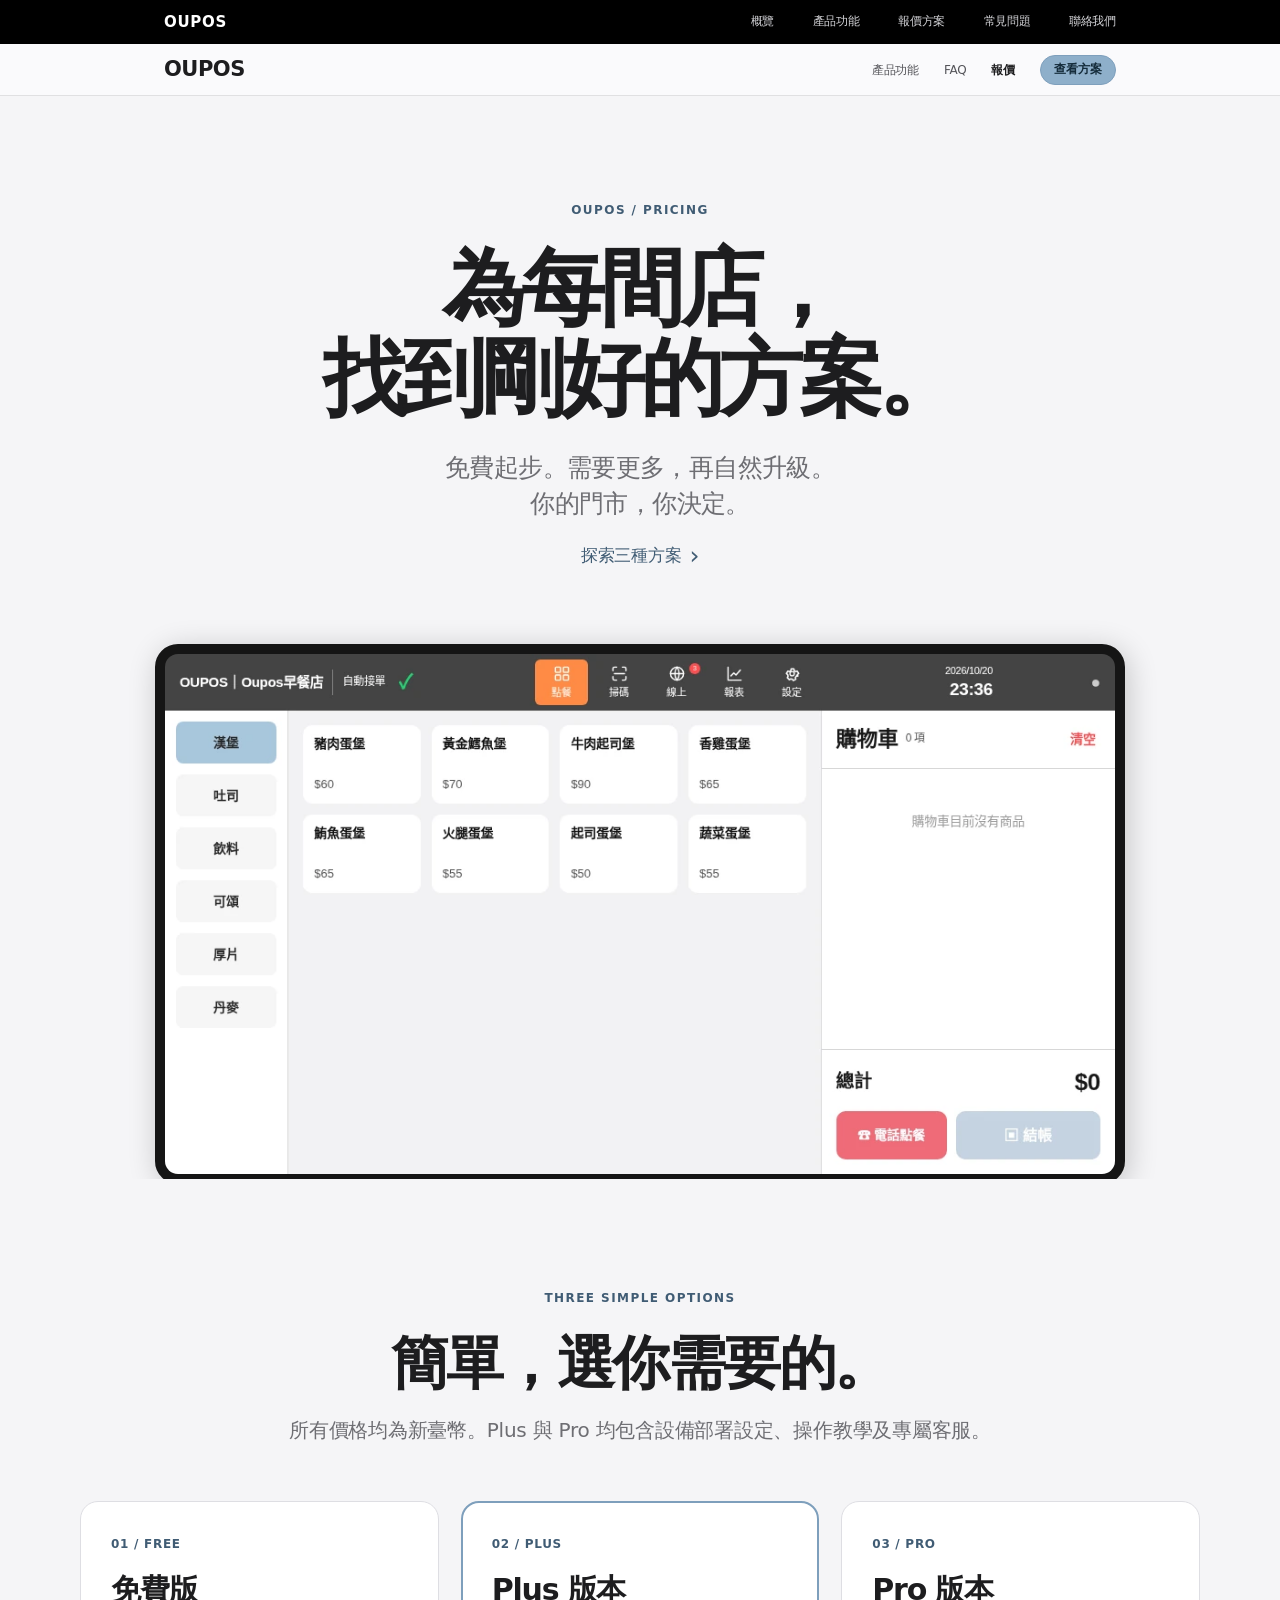
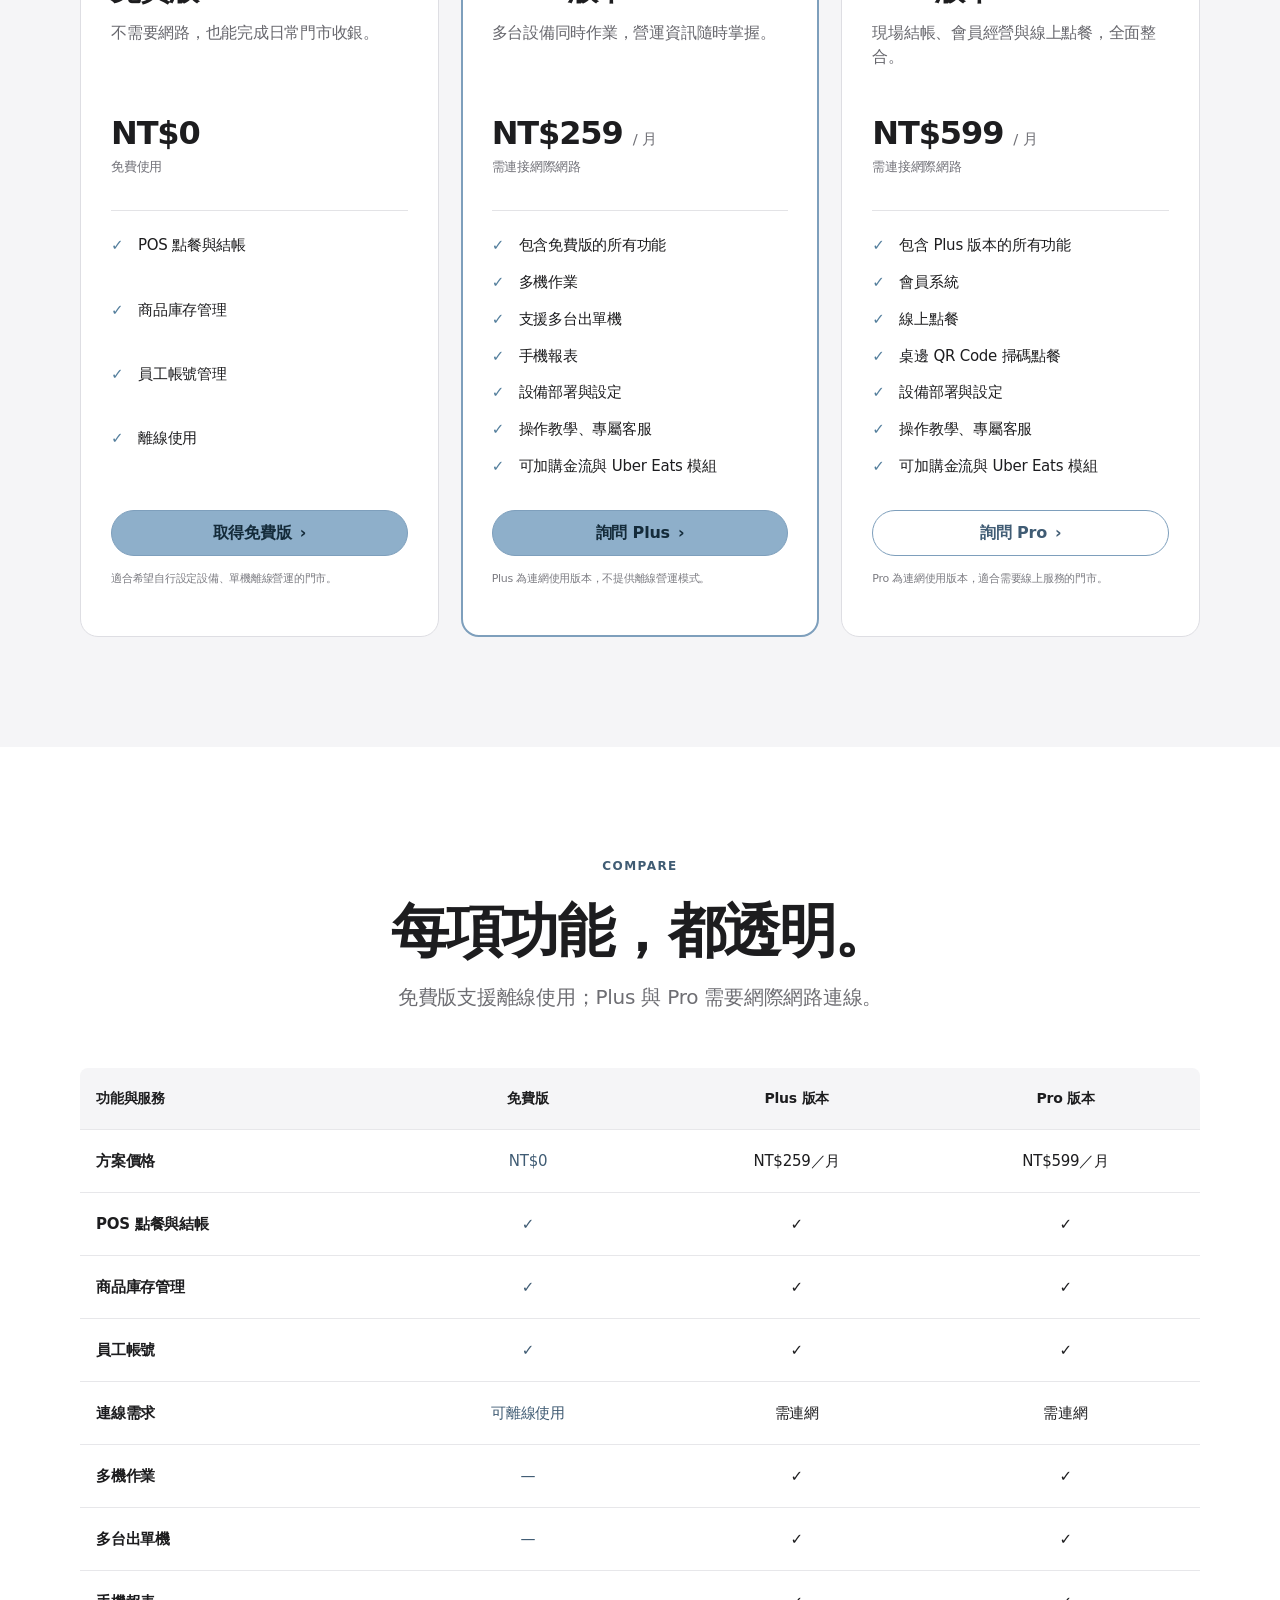
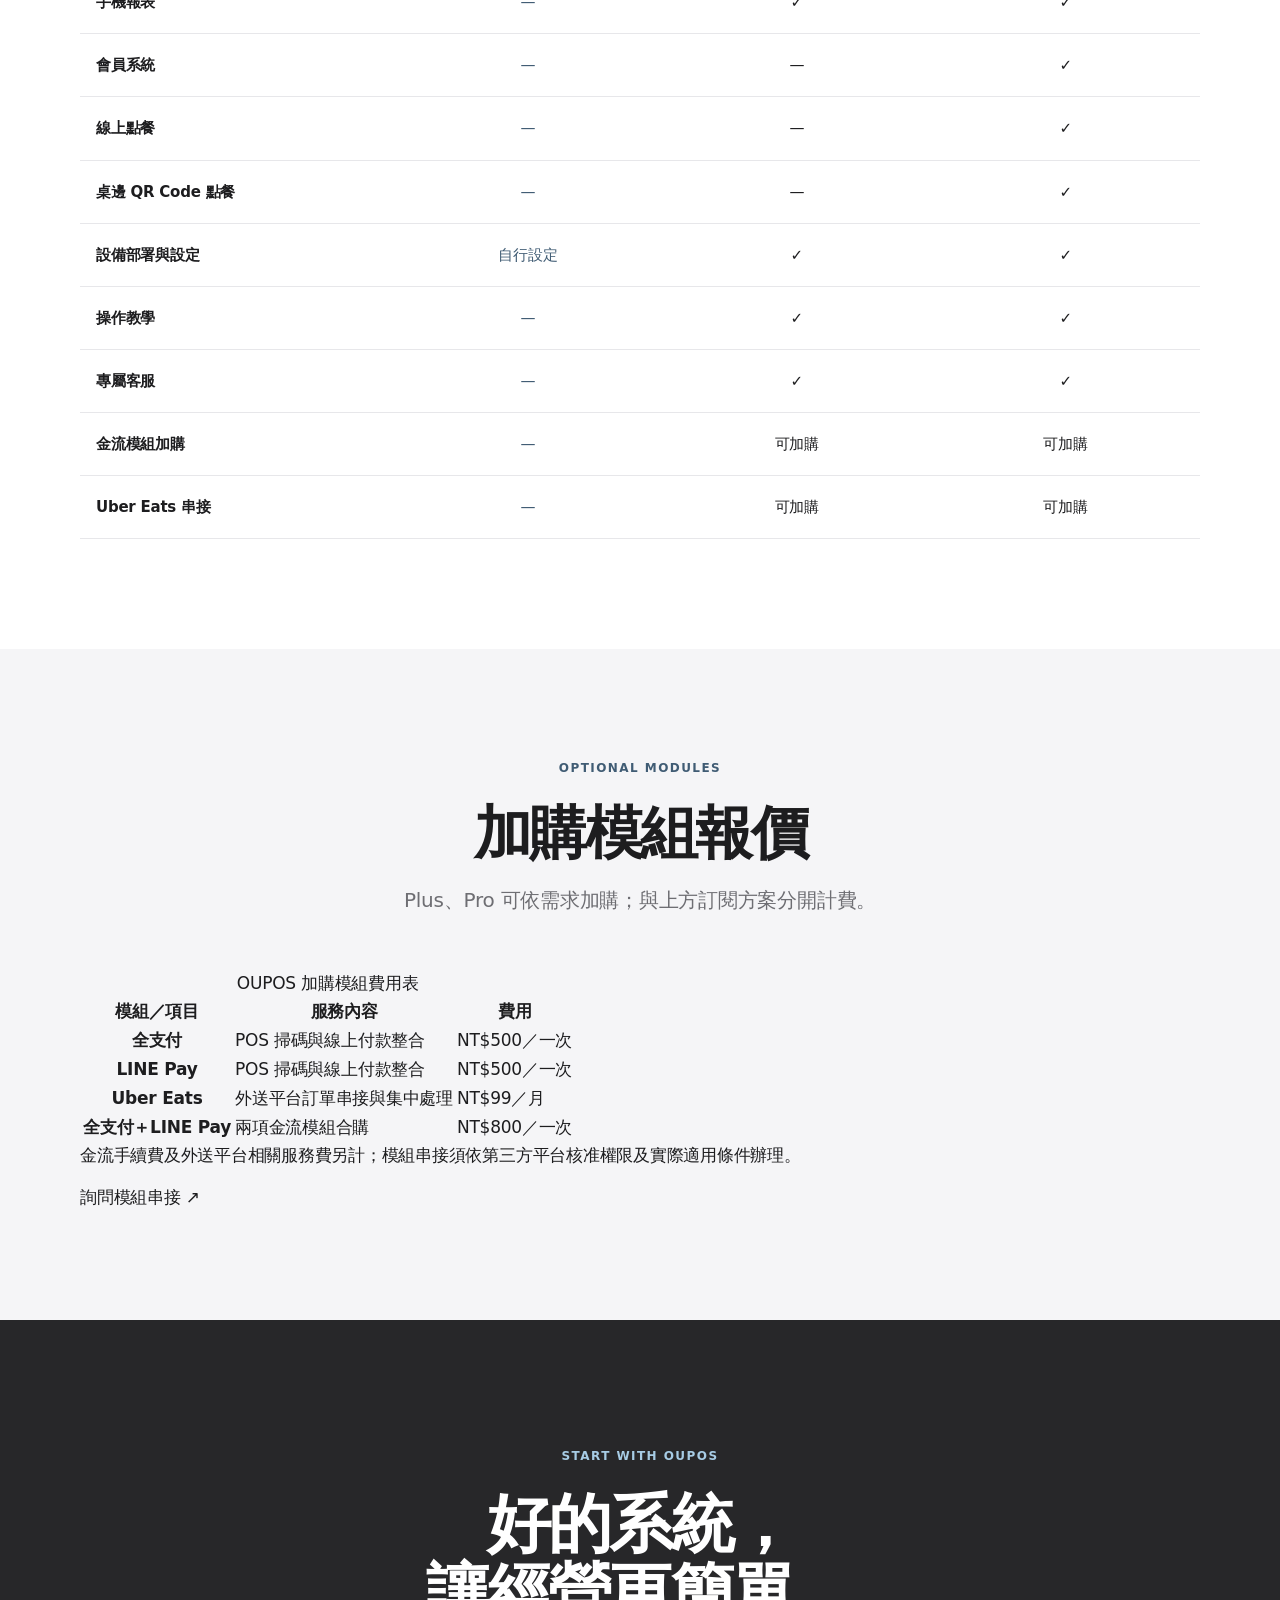
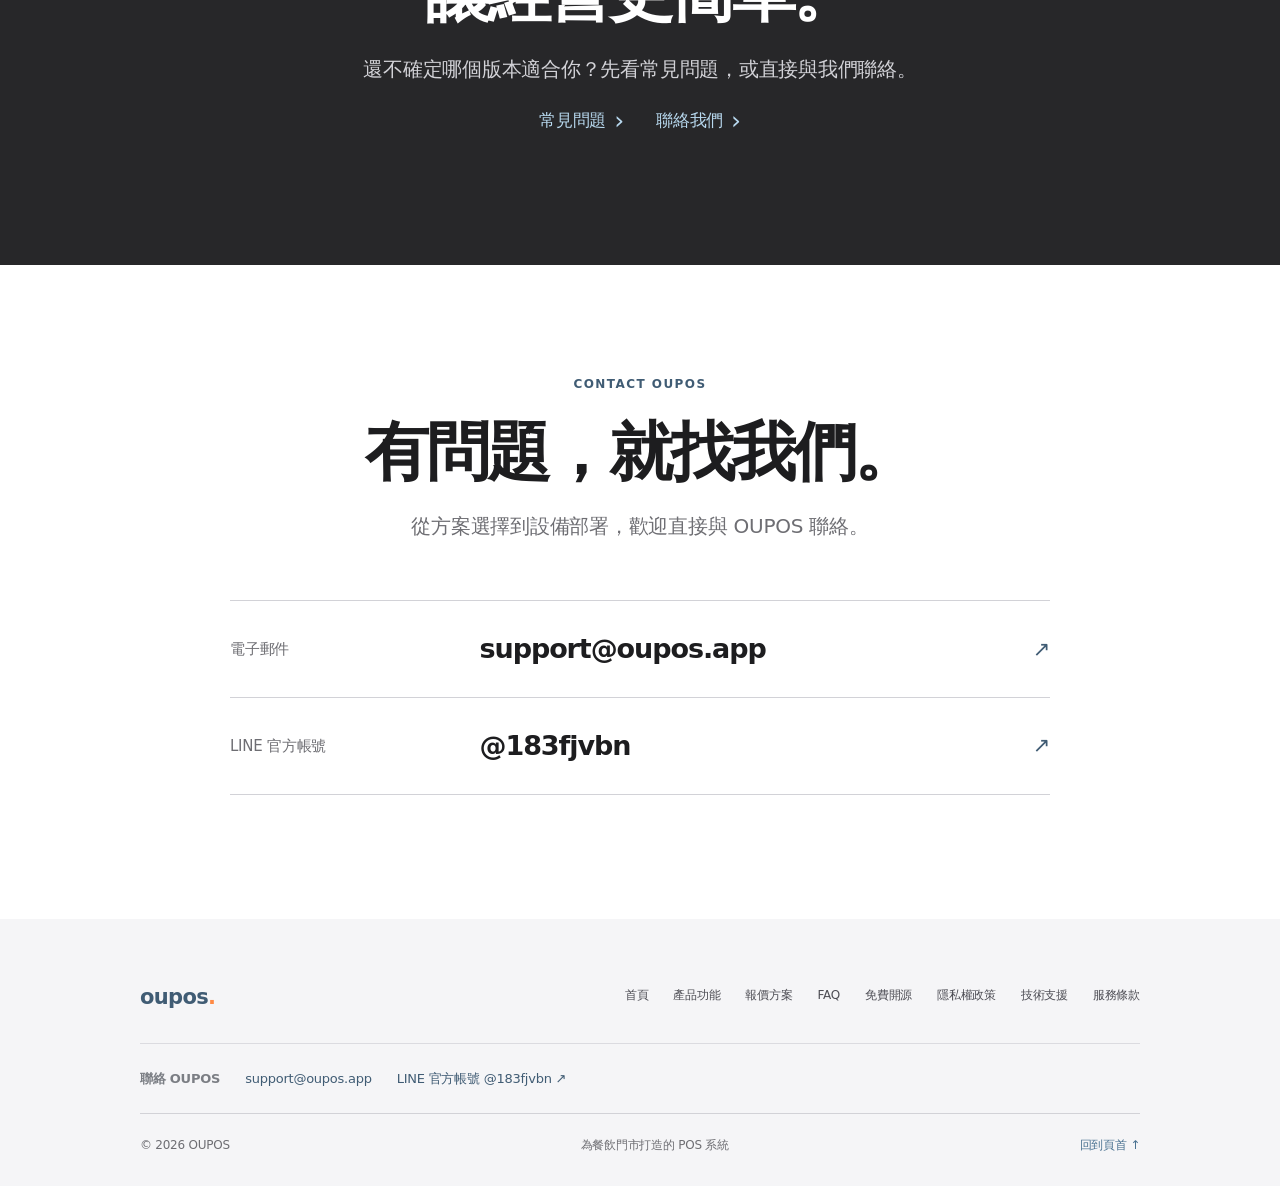
<file: pricing/index.html>
<!doctype html>
<html lang="zh-Hant">
<head>
  <meta charset="utf-8">
  <meta name="viewport" content="width=device-width, initial-scale=1">
  <meta name="theme-color" content="#f5f5f7">
  <meta name="description" content="OUPOS POS 系統報價：免費版 NT$0、Plus NT$259／月、Pro NT$599／月。比較離線使用、多機、出單機、手機報表、會員與線上點餐；另有 LINE Pay、全支付及 Uber Eats 加購模組。">
  <meta name="robots" content="index,follow,max-image-preview:large">
  <link rel="canonical" href="https://oupos.app/pricing">
  <link rel="alternate" hreflang="zh-Hant-TW" href="https://oupos.app/pricing">
  <meta property="og:type" content="website">
  <meta property="og:site_name" content="OUPOS">
  <meta property="og:locale" content="zh_TW">
  <meta property="og:title" content="OUPOS 報價方案｜免費版、Plus、Pro">
  <meta property="og:description" content="OUPOS POS 系統報價：免費版 NT$0、Plus NT$259／月、Pro NT$599／月。比較離線使用、多機、出單機、手機報表、會員與線上點餐；另有 LINE Pay、全支付及 Uber Eats 加購模組。">
  <meta property="og:url" content="https://oupos.app/pricing">
  <meta property="og:image" content="https://oupos.app/assets/og-oupos.png">
  <meta name="twitter:card" content="summary_large_image">
  <meta name="twitter:title" content="OUPOS 報價方案｜免費版、Plus、Pro">
  <meta name="twitter:description" content="OUPOS POS 系統報價：免費版 NT$0、Plus NT$259／月、Pro NT$599／月。比較離線使用、多機、出單機、手機報表、會員與線上點餐；另有 LINE Pay、全支付及 Uber Eats 加購模組。">
  <meta name="twitter:image" content="https://oupos.app/assets/og-oupos.png">
  <title>OUPOS 報價方案｜免費版、Plus、Pro</title>
  <link rel="icon" href="../assets/favicon.svg" type="image/svg+xml">
  <link rel="stylesheet" href="../styles.css?v=20261021c">
  <link rel="stylesheet" href="../pages.css?v=20261021c">
  <script type="application/ld+json">{"@context":"https://schema.org","@graph":[{"@type":"WebPage","@id":"https://oupos.app/pricing#webpage","url":"https://oupos.app/pricing","name":"OUPOS 報價方案｜免費版、Plus、Pro","description":"OUPOS POS 系統報價：免費版 NT$0、Plus NT$259／月、Pro NT$599／月。比較離線使用、多機、出單機、手機報表、會員與線上點餐；另有 LINE Pay、全支付及 Uber Eats 加購模組。","inLanguage":"zh-Hant-TW","isPartOf":{"@id":"https://oupos.app/#website"},"publisher":{"@id":"https://oupos.app/#organization"}},{"@type":"BreadcrumbList","itemListElement":[{"@type":"ListItem","position":1,"name":"首頁","item":"https://oupos.app/"},{"@type":"ListItem","position":2,"name":"報價方案","item":"https://oupos.app/pricing"}]}]}</script>
<link rel="stylesheet" href="../apple-ui.css?v=20261021-apple4">
</head>
<body class="apple-redesign apple-pricing-page"><a class="skip-link" href="#main">跳至主要內容</a><div class="global-nav" id="global-top"><div class="global-nav-inner">
<a class="global-mark" href="../" aria-label="OUPOS 首頁">OUPOS</a>
<nav class="global-nav-links" aria-label="全站導覽"><a href="../">概覽</a><a href="../#features">產品功能</a><a href="../pricing/">報價方案</a><a href="../faq/">常見問題</a><a href="mailto:support@oupos.app">聯絡我們</a></nav>
<details class="global-mobile"><summary aria-label="展開網站選單"><span></span><span></span></summary><nav aria-label="行動版網站選單"><a href="../">概覽</a><a href="../#features">產品功能</a><a href="../pricing/">報價方案</a><a href="../faq/">常見問題</a><a href="mailto:support@oupos.app">聯絡我們</a></nav></details>
</div></div><header class="product-nav" id="top"><div class="product-nav-inner"><a class="product-nav-name" href="../">OUPOS</a><nav class="product-nav-right" aria-label="OUPOS 導覽"><a href="../#features" class="product-nav-link">產品功能</a><a href="../faq/" class="product-nav-link" >FAQ</a><a href="../pricing/" class="product-nav-link" aria-current="page">報價</a><a href="../pricing/" class="pill pill-small">查看方案</a></nav></div></header>
<main id="main"><section class="apple-hero apple-hero-pricing"><div class="apple-content apple-hero-center"><p class="apple-eyebrow">OUPOS / PRICING</p><h1>為每間店，<br>找到剛好的方案。</h1><p class="apple-hero-lead">免費起步。需要更多，再自然升級。<br>你的門市，你決定。</p><a href="#pricing" class="apple-inline-link">探索三種方案 <span aria-hidden="true">›</span></a>
<div class="apple-hero-device"><div class="apple-device"><img src="../assets/tour-01.webp" width="1040" height="570" alt="OUPOS POS 結帳系統：商品分類與點餐介面" fetchpriority="high"></div></div></div></section>
<section class="apple-plans" id="pricing" aria-labelledby="pricing-title"><div class="apple-content"><div class="apple-section-heading"><p class="apple-eyebrow">THREE SIMPLE OPTIONS</p><h2 id="pricing-title">簡單，選你需要的。</h2><p>所有價格均為新臺幣。Plus 與 Pro 均包含設備部署設定、操作教學及專屬客服。</p></div>
<div class="pricing-grid">
<article aria-labelledby="plan-free-title" class="plan-card reveal" id="plan-free">
<div class="plan-top"><span class="plan-kicker">01 / FREE</span><h3 id="plan-free-title">免費版</h3><p>不需要網路，也能完成日常門市收銀。</p></div>
<div class="plan-price"><strong>NT$0</strong><span>免費使用</span></div><div class="plan-divider"></div>
<ul><li>POS 點餐與結帳</li><li>商品庫存管理</li><li>員工帳號管理</li><li>離線使用</li></ul>
<a class="pill plan-cta" href="../#download">取得免費版 <span aria-hidden="true">›</span></a>
<small>適合希望自行設定設備、單機離線營運的門市。</small>
</article>
<article aria-labelledby="plan-plus-title" class="plan-card plan-featured reveal" id="plan-plus">
<div class="plan-top"><span class="plan-kicker">02 / PLUS</span><h3 id="plan-plus-title">Plus 版本</h3><p>多台設備同時作業，營運資訊隨時掌握。</p></div>
<div class="plan-price"><strong>NT$259 <span class="price-period">/ 月</span></strong><span>需連接網際網路</span></div><div class="plan-divider"></div>
<ul><li>包含免費版的所有功能</li><li>多機作業</li><li>支援多台出單機</li><li>手機報表</li><li>設備部署與設定</li><li>操作教學、專屬客服</li><li>可加購金流與 Uber Eats 模組</li></ul>
<a class="pill plan-cta" href="#contact">詢問 Plus <span aria-hidden="true">›</span></a>
<small>Plus 為連網使用版本，不提供離線營運模式。</small>
</article>
<article aria-labelledby="plan-pro-title" class="plan-card reveal" id="plan-pro">
<div class="plan-top"><span class="plan-kicker">03 / PRO</span><h3 id="plan-pro-title">Pro 版本</h3><p>現場結帳、會員經營與線上點餐，全面整合。</p></div>
<div class="plan-price"><strong>NT$599 <span class="price-period">/ 月</span></strong><span>需連接網際網路</span></div><div class="plan-divider"></div>
<ul><li>包含 Plus 版本的所有功能</li><li>會員系統</li><li>線上點餐</li><li>桌邊 QR Code 掃碼點餐</li><li>設備部署與設定</li><li>操作教學、專屬客服</li><li>可加購金流與 Uber Eats 模組</li></ul>
<a class="pill pill-outline plan-cta" href="#contact">詢問 Pro <span aria-hidden="true">›</span></a>
<small>Pro 為連網使用版本，適合需要線上服務的門市。</small>
</article>
</div>
</div></section>
<section class="apple-comparison" id="compare" aria-labelledby="compare-title"><div class="apple-content"><div class="apple-section-heading"><p class="apple-eyebrow">COMPARE</p><h2 id="compare-title">每項功能，都透明。</h2><p>免費版支援離線使用；Plus 與 Pro 需要網際網路連線。</p></div><div class="comparison"><div class="comparison-head"><h3>功能差異，一看就懂。</h3><p>價格均為新臺幣；Plus、Pro 按月計費。加購模組另計。</p></div>
<div class="table-scroll"><table class="comparison-table"><thead><tr><th scope="col">功能與服務</th><th scope="col">免費版</th><th scope="col">Plus 版本</th><th scope="col">Pro 版本</th></tr></thead><tbody>
<tr><th scope="row">方案價格</th><td>NT$0</td><td>NT$259／月</td><td>NT$599／月</td></tr>
<tr><th scope="row">POS 點餐與結帳</th><td>✓</td><td>✓</td><td>✓</td></tr>
<tr><th scope="row">商品庫存管理</th><td>✓</td><td>✓</td><td>✓</td></tr>
<tr><th scope="row">員工帳號</th><td>✓</td><td>✓</td><td>✓</td></tr>
<tr><th scope="row">連線需求</th><td>可離線使用</td><td>需連網</td><td>需連網</td></tr>
<tr><th scope="row">多機作業</th><td>—</td><td>✓</td><td>✓</td></tr>
<tr><th scope="row">多台出單機</th><td>—</td><td>✓</td><td>✓</td></tr>
<tr><th scope="row">手機報表</th><td>—</td><td>✓</td><td>✓</td></tr>
<tr><th scope="row">會員系統</th><td>—</td><td>—</td><td>✓</td></tr>
<tr><th scope="row">線上點餐</th><td>—</td><td>—</td><td>✓</td></tr>
<tr><th scope="row">桌邊 QR Code 點餐</th><td>—</td><td>—</td><td>✓</td></tr>
<tr><th scope="row">設備部署與設定</th><td>自行設定</td><td>✓</td><td>✓</td></tr>
<tr><th scope="row">操作教學</th><td>—</td><td>✓</td><td>✓</td></tr>
<tr><th scope="row">專屬客服</th><td>—</td><td>✓</td><td>✓</td></tr>
<tr><th scope="row">金流模組加購</th><td>—</td><td>可加購</td><td>可加購</td></tr>
<tr><th scope="row">Uber Eats 串接</th><td>—</td><td>可加購</td><td>可加購</td></tr>
</tbody></table></div></div></div></section>
<section class="apple-addon-section" id="modules" aria-labelledby="modules-title">
      <div class="apple-content">
        <div class="apple-section-heading"><p class="apple-eyebrow">OPTIONAL MODULES</p><h2 id="modules-title">加購模組報價</h2><p>Plus、Pro 可依需求加購；與上方訂閱方案分開計費。</p></div>
        <div class="module-table-scroller reveal" role="region" aria-label="OUPOS 加購模組費用表" tabindex="0">
<table class="module-simple-table">
<caption class="visually-hidden">OUPOS 加購模組費用表</caption>
<thead><tr><th scope="col">模組／項目</th><th scope="col">服務內容</th><th scope="col">費用</th></tr></thead>
<tbody><tr><th scope="row">全支付</th><td>POS 掃碼與線上付款整合</td><td class="module-price">NT$500／一次</td></tr>
<tr><th scope="row">LINE Pay</th><td>POS 掃碼與線上付款整合</td><td class="module-price">NT$500／一次</td></tr>
<tr><th scope="row">Uber Eats</th><td>外送平台訂單串接與集中處理</td><td class="module-price">NT$99／月</td></tr>
<tr><th scope="row">全支付＋LINE Pay</th><td>兩項金流模組合購</td><td class="module-price">NT$800／一次</td></tr></tbody>
</table>
</div>
        <p class="module-table-footnote">金流手續費及外送平台相關服務費另計；模組串接須依第三方平台核准權限及實際適用條件辦理。</p>
        <a class="module-contact-link" href="#contact">詢問模組串接 <span aria-hidden="true">↗</span></a>
      </div>
    </section>
<section class="apple-dark-cta"><div class="apple-content"><p class="apple-eyebrow">START WITH OUPOS</p><h2>好的系統，<br>讓經營更簡單。</h2><p>還不確定哪個版本適合你？先看常見問題，或直接與我們聯絡。</p><div class="apple-actions"><a href="../faq/" class="apple-inline-link">常見問題 <span aria-hidden="true">›</span></a><a href="#contact" class="apple-inline-link">聯絡我們 <span aria-hidden="true">›</span></a></div></div></section>
<section class="apple-contact" id="contact" aria-labelledby="apple-contact-title"><div class="apple-content">
<p class="apple-eyebrow">CONTACT OUPOS</p><h2 id="apple-contact-title">有問題，就找我們。</h2>
<p class="apple-contact-lead">從方案選擇到設備部署，歡迎直接與 OUPOS 聯絡。</p>
<div class="apple-contact-methods">
<a href="mailto:support@oupos.app" class="apple-contact-method"><span class="apple-contact-label">電子郵件</span><strong>support@oupos.app</strong><span class="apple-arrow" aria-hidden="true">↗</span></a>
<a href="https://line.me/R/ti/p/%40183fjvbn" target="_blank" rel="noopener noreferrer" class="apple-contact-method"><span class="apple-contact-label">LINE 官方帳號</span><strong>@183fjvbn</strong><span class="apple-arrow" aria-hidden="true">↗</span></a>
</div></div></section></main><footer class="site-footer"><div class="footer-inner"><div class="footer-top"><a class="footer-logo" href="../">oupos<span>.</span></a><nav aria-label="頁尾導覽" class="footer-nav"><a href="../">首頁</a><a href="../#features">產品功能</a><a href="../pricing/">報價方案</a><a href="../faq/">FAQ</a><a href="../#opensource">免費開源</a><a href="../oupos-privacy/">隱私權政策</a><a href="../oupos-support/">技術支援</a><a href="../terms/">服務條款</a></nav></div><div class="footer-contact"><span>聯絡 OUPOS</span><a href="mailto:support@oupos.app">support@oupos.app</a><a href="https://line.me/R/ti/p/%40183fjvbn" rel="noopener noreferrer" target="_blank">LINE 官方帳號 @183fjvbn ↗</a></div><div class="footer-bottom"><span>© 2026 OUPOS</span><span>為餐飲門市打造的 POS 系統</span><a href="#top">回到頁首 ↑</a></div></div></footer></body></html>
</file>
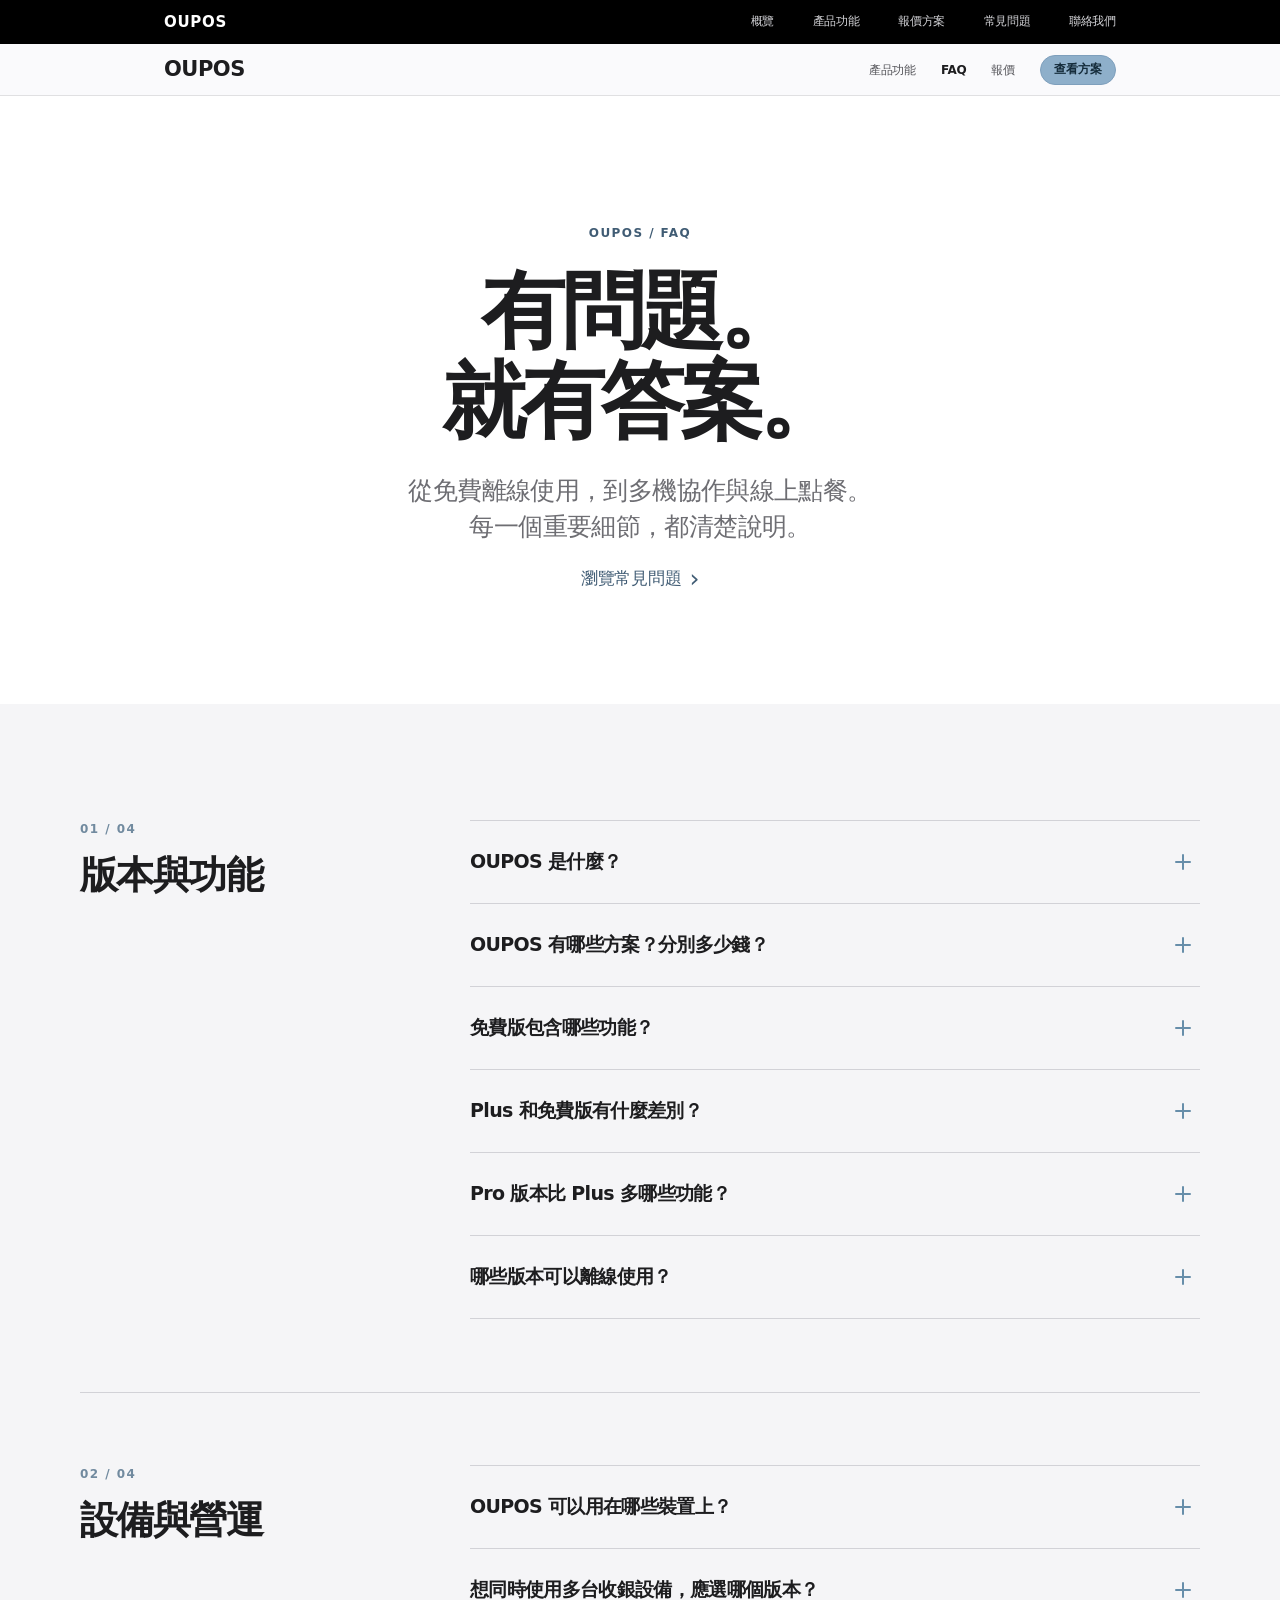
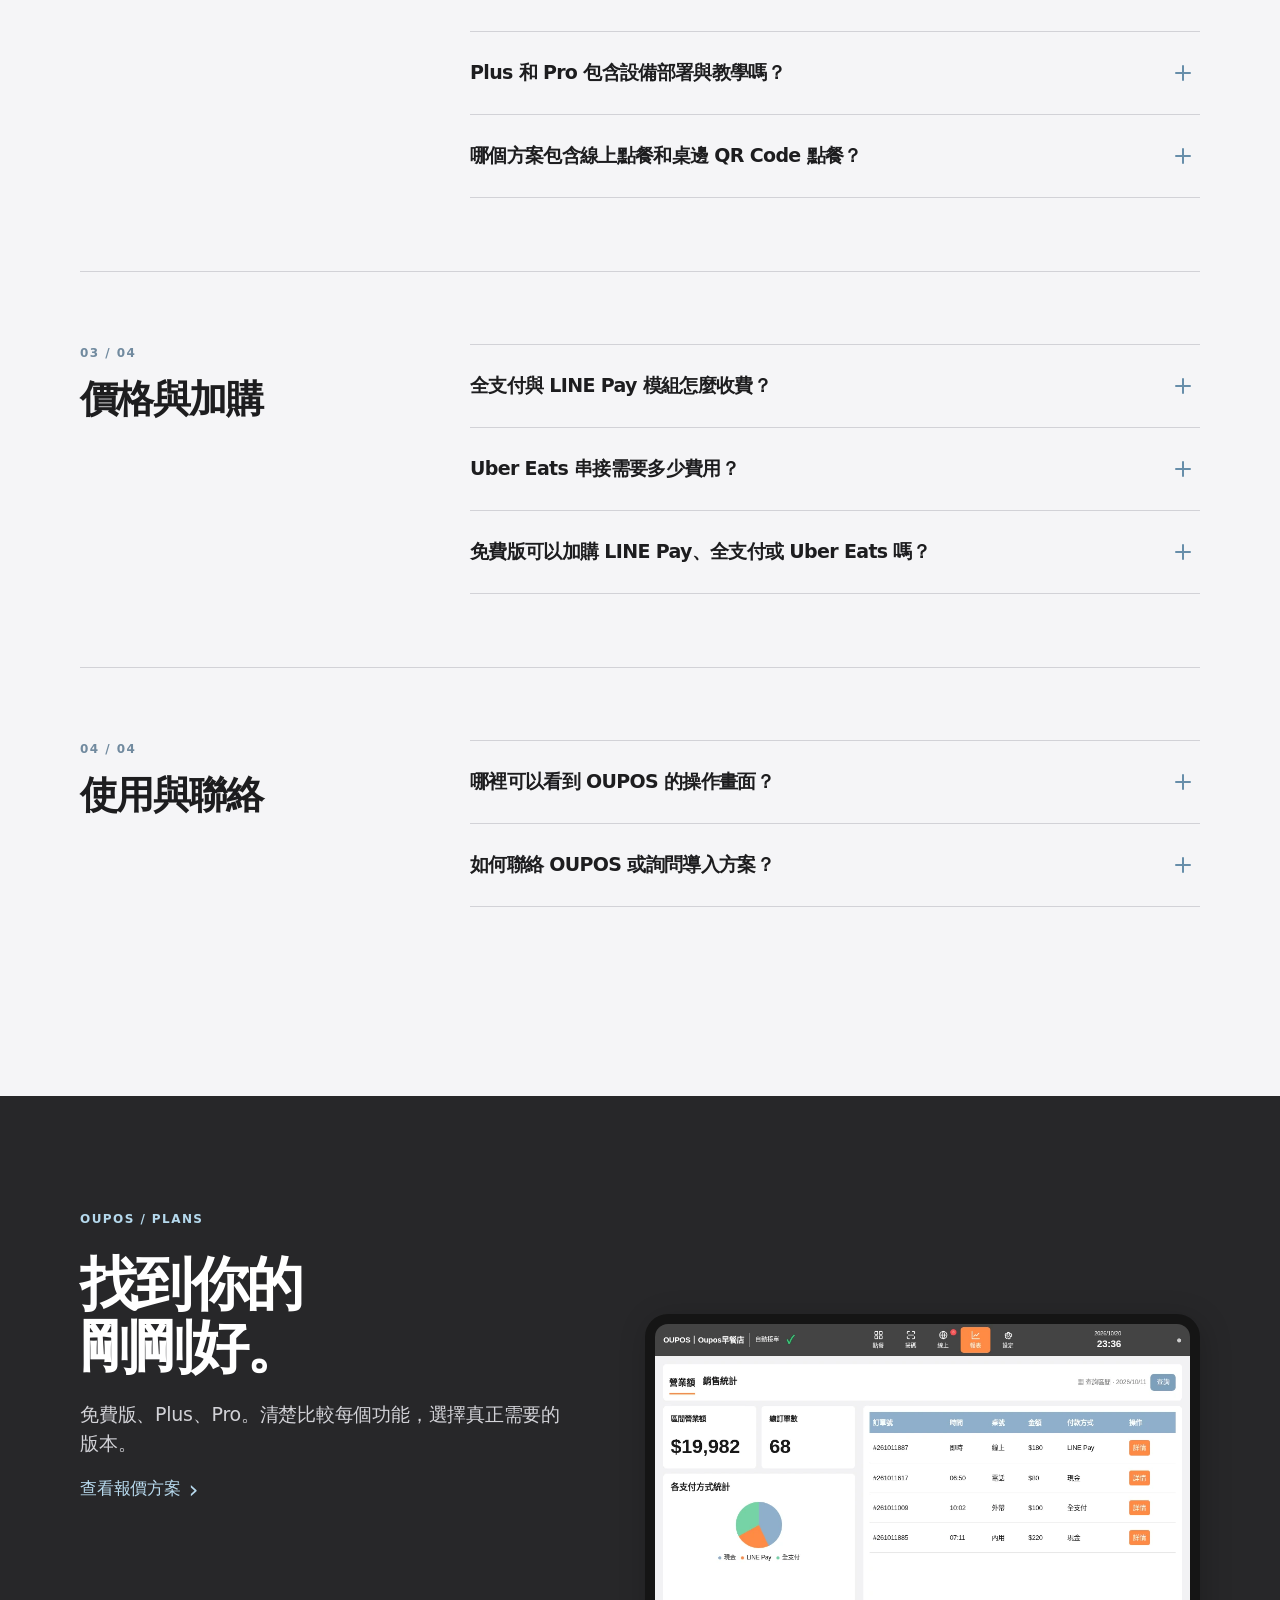
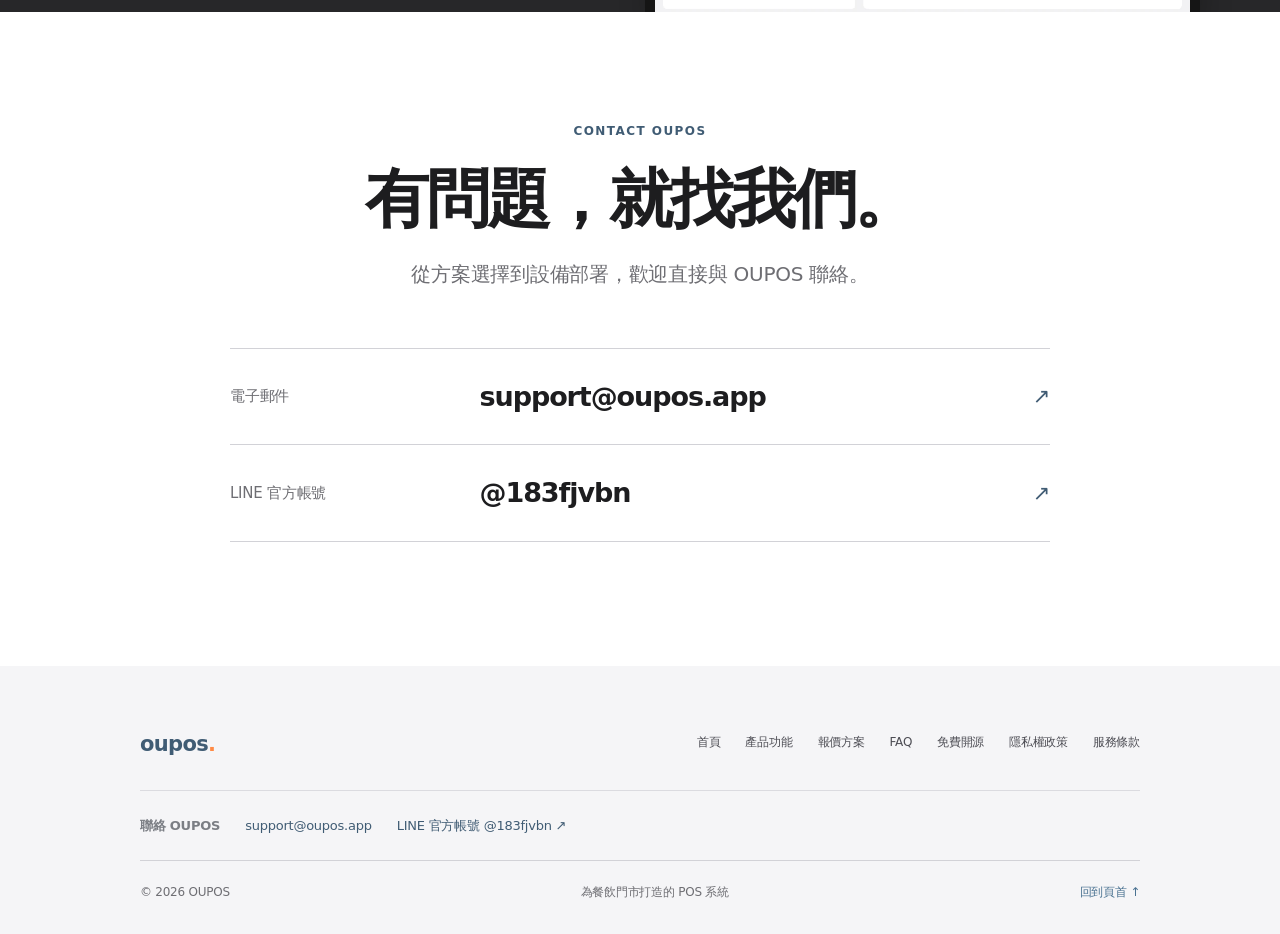
<file: faq.html>
<!doctype html>
<html lang="zh-Hant">
<head>
  <meta charset="utf-8">
  <meta name="viewport" content="width=device-width, initial-scale=1">
  <meta name="theme-color" content="#f5f5f7">
  <meta name="description" content="OUPOS 常見問題：了解免費版、Plus、Pro 的功能、離線使用、多機出單、手機報表、會員與線上點餐，以及 LINE Pay、全支付、Uber Eats 模組費用和客服聯絡方式。">
  <meta name="robots" content="index,follow,max-image-preview:large">
  <link rel="canonical" href="https://oupos.app/faq">
  <link rel="alternate" hreflang="zh-Hant-TW" href="https://oupos.app/faq">
  <meta property="og:type" content="website">
  <meta property="og:site_name" content="OUPOS">
  <meta property="og:locale" content="zh_TW">
  <meta property="og:title" content="OUPOS 常見問題 FAQ｜功能、價格與客服">
  <meta property="og:description" content="OUPOS 常見問題：了解免費版、Plus、Pro 的功能、離線使用、多機出單、手機報表、會員與線上點餐，以及 LINE Pay、全支付、Uber Eats 模組費用和客服聯絡方式。">
  <meta property="og:url" content="https://oupos.app/faq">
  <meta property="og:image" content="https://oupos.app/assets/og-oupos.png">
  <meta name="twitter:card" content="summary_large_image">
  <meta name="twitter:title" content="OUPOS 常見問題 FAQ｜功能、價格與客服">
  <meta name="twitter:description" content="OUPOS 常見問題：了解免費版、Plus、Pro 的功能、離線使用、多機出單、手機報表、會員與線上點餐，以及 LINE Pay、全支付、Uber Eats 模組費用和客服聯絡方式。">
  <meta name="twitter:image" content="https://oupos.app/assets/og-oupos.png">
  <title>OUPOS 常見問題 FAQ｜功能、價格與客服</title>
  <link rel="icon" href="/assets/favicon.svg" type="image/svg+xml">
  <link rel="stylesheet" href="/styles.css?v=20261021c">
  <link rel="stylesheet" href="/pages.css?v=20261021c">
  <script type="application/ld+json">{"@context":"https://schema.org","@graph":[{"@type":"WebPage","@id":"https://oupos.app/faq#webpage","url":"https://oupos.app/faq","name":"OUPOS 常見問題 FAQ｜功能、價格與客服","description":"OUPOS 常見問題：了解免費版、Plus、Pro 的功能、離線使用、多機出單、手機報表、會員與線上點餐，以及 LINE Pay、全支付、Uber Eats 模組費用和客服聯絡方式。","inLanguage":"zh-Hant-TW","isPartOf":{"@id":"https://oupos.app/#website"},"publisher":{"@id":"https://oupos.app/#organization"}},{"@type":"BreadcrumbList","itemListElement":[{"@type":"ListItem","position":1,"name":"首頁","item":"https://oupos.app/"},{"@type":"ListItem","position":2,"name":"常見問題","item":"https://oupos.app/faq"}]},{"@type":"FAQPage","@id":"https://oupos.app/faq#faqpage","mainEntity":[{"@type":"Question","name":"OUPOS 是什麼？","acceptedAnswer":{"@type":"Answer","text":"OUPOS 是為餐飲門市設計的 POS 系統，提供門市點餐結帳、庫存管理與員工帳號；依方案可增加多機作業、手機報表、會員系統與線上點餐。"}},{"@type":"Question","name":"OUPOS 有哪些方案？分別多少錢？","acceptedAnswer":{"@type":"Answer","text":"目前提供免費版 NT$0、Plus NT$259／月，以及 Pro NT$599／月。Plus 與 Pro 可另行加購金流及 Uber Eats 串接模組。"}},{"@type":"Question","name":"免費版包含哪些功能？","acceptedAnswer":{"@type":"Answer","text":"免費版包含 POS 結帳、庫存管理、員工帳號與離線使用，適合單機營運、希望自行部署的門市。"}},{"@type":"Question","name":"Plus 和免費版有什麼差別？","acceptedAnswer":{"@type":"Answer","text":"Plus 包含免費版的 POS 結帳、庫存管理與員工帳號等基本功能，但需要連網使用；另增加多機作業、多台出單機與手機報表，以及設備部署設定、操作教學和專屬客服。"}},{"@type":"Question","name":"Pro 版本比 Plus 多哪些功能？","acceptedAnswer":{"@type":"Answer","text":"Pro 包含 Plus 的全部功能，再加入會員系統、線上點餐、桌邊 QR Code 掃碼點餐。Pro 同樣需要連網使用。"}},{"@type":"Question","name":"哪些版本可以離線使用？","acceptedAnswer":{"@type":"Answer","text":"免費版可以離線使用；Plus 與 Pro 都需要網際網路連線，並不提供免費版的離線營運模式。"}},{"@type":"Question","name":"OUPOS 可以用在哪些裝置上？","acceptedAnswer":{"@type":"Answer","text":"OUPOS 主要 POS 操作介面以 iPad 橫向使用為設計核心。Plus、Pro 支援多機作業、多台出單機，也提供手機報表。"}},{"@type":"Question","name":"想同時使用多台收銀設備，應選哪個版本？","acceptedAnswer":{"@type":"Answer","text":"需要多機作業時，可以選擇 Plus 或 Pro；若還需要會員系統、線上點餐或桌邊 QR Code 點餐，則可選 Pro。"}},{"@type":"Question","name":"Plus 和 Pro 包含設備部署與教學嗎？","acceptedAnswer":{"@type":"Answer","text":"是。Plus 與 Pro 都包含設備部署與設定、操作教學和專屬客服。"}},{"@type":"Question","name":"哪個方案包含線上點餐和桌邊 QR Code 點餐？","acceptedAnswer":{"@type":"Answer","text":"Pro 包含線上點餐與桌邊 QR Code 點餐，同時也包含會員系統及 Plus 的其他功能。"}},{"@type":"Question","name":"全支付與 LINE Pay 模組怎麼收費？","acceptedAnswer":{"@type":"Answer","text":"Plus 與 Pro 可以加購全支付或 LINE Pay 金流模組，整合 POS 掃碼收款與線上付款。單個模組 NT$500（一次性），兩個合購 NT$800（一次性），第三方金流手續費另計。"}},{"@type":"Question","name":"Uber Eats 串接需要多少費用？","acceptedAnswer":{"@type":"Answer","text":"Plus 與 Pro 可以加購 Uber Eats 串接模組，收費為 NT$99／月；Uber Eats 平台本身的費用與抽成另計。"}},{"@type":"Question","name":"免費版可以加購 LINE Pay、全支付或 Uber Eats 嗎？","acceptedAnswer":{"@type":"Answer","text":"這些模組提供 Plus 與 Pro 版本加購，免費版不包含加購模組。"}},{"@type":"Question","name":"哪裡可以看到 OUPOS 的操作畫面？","acceptedAnswer":{"@type":"Answer","text":"在 OUPOS 官網首頁的「每一步，都看得見」區塊，可以依序觀看商品選擇、購物車、調整配料、現金結帳、線上訂單與營運報表等六段示範。示範畫面不會產生真實訂單或付款。"}},{"@type":"Question","name":"如何聯絡 OUPOS 或詢問導入方案？","acceptedAnswer":{"@type":"Answer","text":"你可以寄信至 support@oupos.app，或透過 LINE 官方帳號 @183fjvbn 聯絡 OUPOS。"}}]}]}</script>
<link rel="stylesheet" href="/apple-ui.css?v=20261021-apple4">
</head>
<body class="apple-redesign apple-faq-page"><a class="skip-link" href="#main">跳至主要內容</a><div class="global-nav" id="global-top"><div class="global-nav-inner">
<a class="global-mark" href="/" aria-label="OUPOS 首頁">OUPOS</a>
<nav class="global-nav-links" aria-label="全站導覽"><a href="/">概覽</a><a href="/#features">產品功能</a><a href="/pricing">報價方案</a><a href="/faq">常見問題</a><a href="mailto:support@oupos.app">聯絡我們</a></nav>
<details class="global-mobile"><summary aria-label="展開網站選單"><span></span><span></span></summary><nav aria-label="行動版網站選單"><a href="/">概覽</a><a href="/#features">產品功能</a><a href="/pricing">報價方案</a><a href="/faq">常見問題</a><a href="mailto:support@oupos.app">聯絡我們</a></nav></details>
</div></div><header class="product-nav" id="top"><div class="product-nav-inner"><a class="product-nav-name" href="/">OUPOS</a><nav class="product-nav-right" aria-label="OUPOS 導覽"><a href="/#features" class="product-nav-link">產品功能</a><a href="/faq" class="product-nav-link" aria-current="page">FAQ</a><a href="/pricing" class="product-nav-link" >報價</a><a href="/pricing" class="pill pill-small">查看方案</a></nav></div></header>
<main id="main"><section class="apple-hero apple-hero-faq"><div class="apple-content apple-hero-center"><p class="apple-eyebrow">OUPOS / FAQ</p><h1>有問題。<br>就有答案。</h1><p class="apple-hero-lead">從免費離線使用，到多機協作與線上點餐。<br>每一個重要細節，都清楚說明。</p><a class="apple-inline-link" href="#faq-list">瀏覽常見問題 <span aria-hidden="true">›</span></a></div></section>
<div class="apple-faq-body" id="faq-list"><div class="apple-content"><section class="apple-faq-group" id="faq-group-1" aria-labelledby="faq-heading-1"><div class="apple-faq-group-title"><p class="apple-eyebrow">01 / 04</p><h2 id="faq-heading-1">版本與功能</h2></div><div class="apple-faq-items"><details><summary>OUPOS 是什麼？<span class="apple-faq-icon" aria-hidden="true"></span></summary><div class="apple-faq-answer"><p>OUPOS 是為餐飲門市設計的 POS 系統，提供門市點餐結帳、庫存管理與員工帳號；依方案可增加多機作業、手機報表、會員系統與線上點餐。</p></div></details><details><summary>OUPOS 有哪些方案？分別多少錢？<span class="apple-faq-icon" aria-hidden="true"></span></summary><div class="apple-faq-answer"><p>目前提供免費版 NT$0、Plus NT$259／月，以及 Pro NT$599／月。Plus 與 Pro 可另行加購金流及 Uber Eats 串接模組。</p></div></details><details><summary>免費版包含哪些功能？<span class="apple-faq-icon" aria-hidden="true"></span></summary><div class="apple-faq-answer"><p>免費版包含 POS 結帳、庫存管理、員工帳號與離線使用，適合單機營運、希望自行部署的門市。</p></div></details><details><summary>Plus 和免費版有什麼差別？<span class="apple-faq-icon" aria-hidden="true"></span></summary><div class="apple-faq-answer"><p>Plus 包含免費版的 POS 結帳、庫存管理與員工帳號等基本功能，但需要連網使用；另增加多機作業、多台出單機與手機報表，以及設備部署設定、操作教學和專屬客服。</p></div></details><details><summary>Pro 版本比 Plus 多哪些功能？<span class="apple-faq-icon" aria-hidden="true"></span></summary><div class="apple-faq-answer"><p>Pro 包含 Plus 的全部功能，再加入會員系統、線上點餐、桌邊 QR Code 掃碼點餐。Pro 同樣需要連網使用。</p></div></details><details><summary>哪些版本可以離線使用？<span class="apple-faq-icon" aria-hidden="true"></span></summary><div class="apple-faq-answer"><p>免費版可以離線使用；Plus 與 Pro 都需要網際網路連線，並不提供免費版的離線營運模式。</p></div></details></div></section><section class="apple-faq-group" id="faq-group-2" aria-labelledby="faq-heading-2"><div class="apple-faq-group-title"><p class="apple-eyebrow">02 / 04</p><h2 id="faq-heading-2">設備與營運</h2></div><div class="apple-faq-items"><details><summary>OUPOS 可以用在哪些裝置上？<span class="apple-faq-icon" aria-hidden="true"></span></summary><div class="apple-faq-answer"><p>OUPOS 主要 POS 操作介面以 iPad 橫向使用為設計核心。Plus、Pro 支援多機作業、多台出單機，也提供手機報表。</p></div></details><details><summary>想同時使用多台收銀設備，應選哪個版本？<span class="apple-faq-icon" aria-hidden="true"></span></summary><div class="apple-faq-answer"><p>需要多機作業時，可以選擇 Plus 或 Pro；若還需要會員系統、線上點餐或桌邊 QR Code 點餐，則可選 Pro。</p></div></details><details><summary>Plus 和 Pro 包含設備部署與教學嗎？<span class="apple-faq-icon" aria-hidden="true"></span></summary><div class="apple-faq-answer"><p>是。Plus 與 Pro 都包含設備部署與設定、操作教學和專屬客服。</p></div></details><details><summary>哪個方案包含線上點餐和桌邊 QR Code 點餐？<span class="apple-faq-icon" aria-hidden="true"></span></summary><div class="apple-faq-answer"><p>Pro 包含線上點餐與桌邊 QR Code 點餐，同時也包含會員系統及 Plus 的其他功能。</p></div></details></div></section><section class="apple-faq-group" id="faq-group-3" aria-labelledby="faq-heading-3"><div class="apple-faq-group-title"><p class="apple-eyebrow">03 / 04</p><h2 id="faq-heading-3">價格與加購</h2></div><div class="apple-faq-items"><details><summary>全支付與 LINE Pay 模組怎麼收費？<span class="apple-faq-icon" aria-hidden="true"></span></summary><div class="apple-faq-answer"><p>Plus 與 Pro 可以加購全支付或 LINE Pay 金流模組，整合 POS 掃碼收款與線上付款。單個模組 NT$500（一次性），兩個合購 NT$800（一次性），第三方金流手續費另計。</p></div></details><details><summary>Uber Eats 串接需要多少費用？<span class="apple-faq-icon" aria-hidden="true"></span></summary><div class="apple-faq-answer"><p>Plus 與 Pro 可以加購 Uber Eats 串接模組，收費為 NT$99／月；Uber Eats 平台本身的費用與抽成另計。</p></div></details><details><summary>免費版可以加購 LINE Pay、全支付或 Uber Eats 嗎？<span class="apple-faq-icon" aria-hidden="true"></span></summary><div class="apple-faq-answer"><p>這些模組提供 Plus 與 Pro 版本加購，免費版不包含加購模組。</p></div></details></div></section><section class="apple-faq-group" id="faq-group-4" aria-labelledby="faq-heading-4"><div class="apple-faq-group-title"><p class="apple-eyebrow">04 / 04</p><h2 id="faq-heading-4">使用與聯絡</h2></div><div class="apple-faq-items"><details><summary>哪裡可以看到 OUPOS 的操作畫面？<span class="apple-faq-icon" aria-hidden="true"></span></summary><div class="apple-faq-answer"><p>在 OUPOS 官網首頁的「每一步，都看得見」區塊，可以依序觀看商品選擇、購物車、調整配料、現金結帳、線上訂單與營運報表等六段示範。示範畫面不會產生真實訂單或付款。</p></div></details><details><summary>如何聯絡 OUPOS 或詢問導入方案？<span class="apple-faq-icon" aria-hidden="true"></span></summary><div class="apple-faq-answer"><p>你可以寄信至 support@oupos.app，或透過 LINE 官方帳號 @183fjvbn 聯絡 OUPOS。</p></div></details></div></section></div></div>
<section class="apple-feature-banner apple-feature-banner-dark" aria-labelledby="faq-plans-title"><div class="apple-content"><div class="apple-feature-text"><p class="apple-eyebrow">OUPOS / PLANS</p><h2 id="faq-plans-title">找到你的<br>剛剛好。</h2><p>免費版、Plus、Pro。清楚比較每個功能，選擇真正需要的版本。</p><a class="apple-inline-link" href="/pricing">查看報價方案 <span aria-hidden="true">›</span></a></div><div class="apple-feature-product"><div class="apple-device"><img src="/assets/tour-06.webp" width="1040" height="570" alt="OUPOS 營業報表產品介面" loading="lazy"></div></div></div></section>
<section class="apple-contact" id="contact" aria-labelledby="apple-contact-title"><div class="apple-content">
<p class="apple-eyebrow">CONTACT OUPOS</p><h2 id="apple-contact-title">有問題，就找我們。</h2>
<p class="apple-contact-lead">從方案選擇到設備部署，歡迎直接與 OUPOS 聯絡。</p>
<div class="apple-contact-methods">
<a href="mailto:support@oupos.app" class="apple-contact-method"><span class="apple-contact-label">電子郵件</span><strong>support@oupos.app</strong><span class="apple-arrow" aria-hidden="true">↗</span></a>
<a href="https://line.me/R/ti/p/%40183fjvbn" target="_blank" rel="noopener noreferrer" class="apple-contact-method"><span class="apple-contact-label">LINE 官方帳號</span><strong>@183fjvbn</strong><span class="apple-arrow" aria-hidden="true">↗</span></a>
</div></div></section></main><footer class="site-footer"><div class="footer-inner"><div class="footer-top"><a class="footer-logo" href="/">oupos<span>.</span></a><nav aria-label="頁尾導覽" class="footer-nav"><a href="/">首頁</a><a href="/#features">產品功能</a><a href="/pricing">報價方案</a><a href="/faq">FAQ</a><a href="/#opensource">免費開源</a><a href="/privacy">隱私權政策</a><a href="/terms">服務條款</a></nav></div><div class="footer-contact"><span>聯絡 OUPOS</span><a href="mailto:support@oupos.app">support@oupos.app</a><a href="https://line.me/R/ti/p/%40183fjvbn" rel="noopener noreferrer" target="_blank">LINE 官方帳號 @183fjvbn ↗</a></div><div class="footer-bottom"><span>© 2026 OUPOS</span><span>為餐飲門市打造的 POS 系統</span><a href="#top">回到頁首 ↑</a></div></div></footer></body></html>
</file>
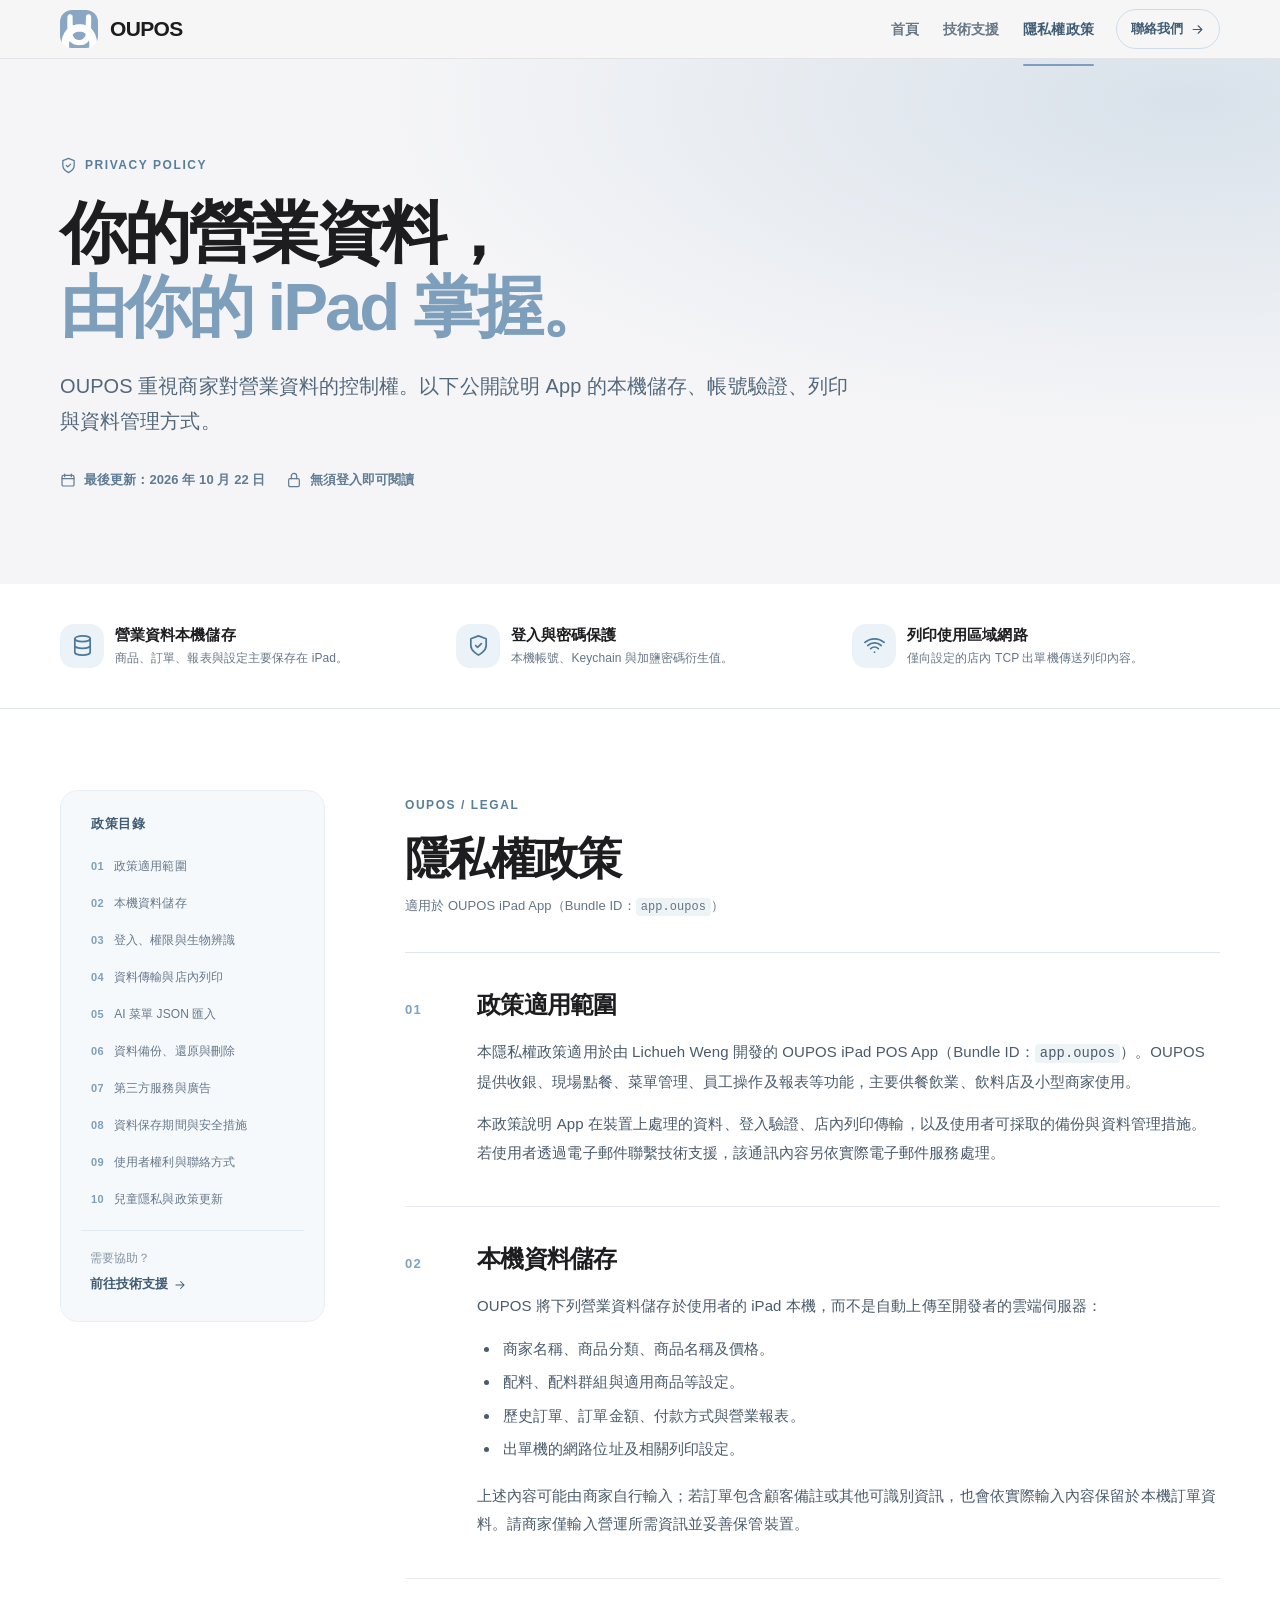
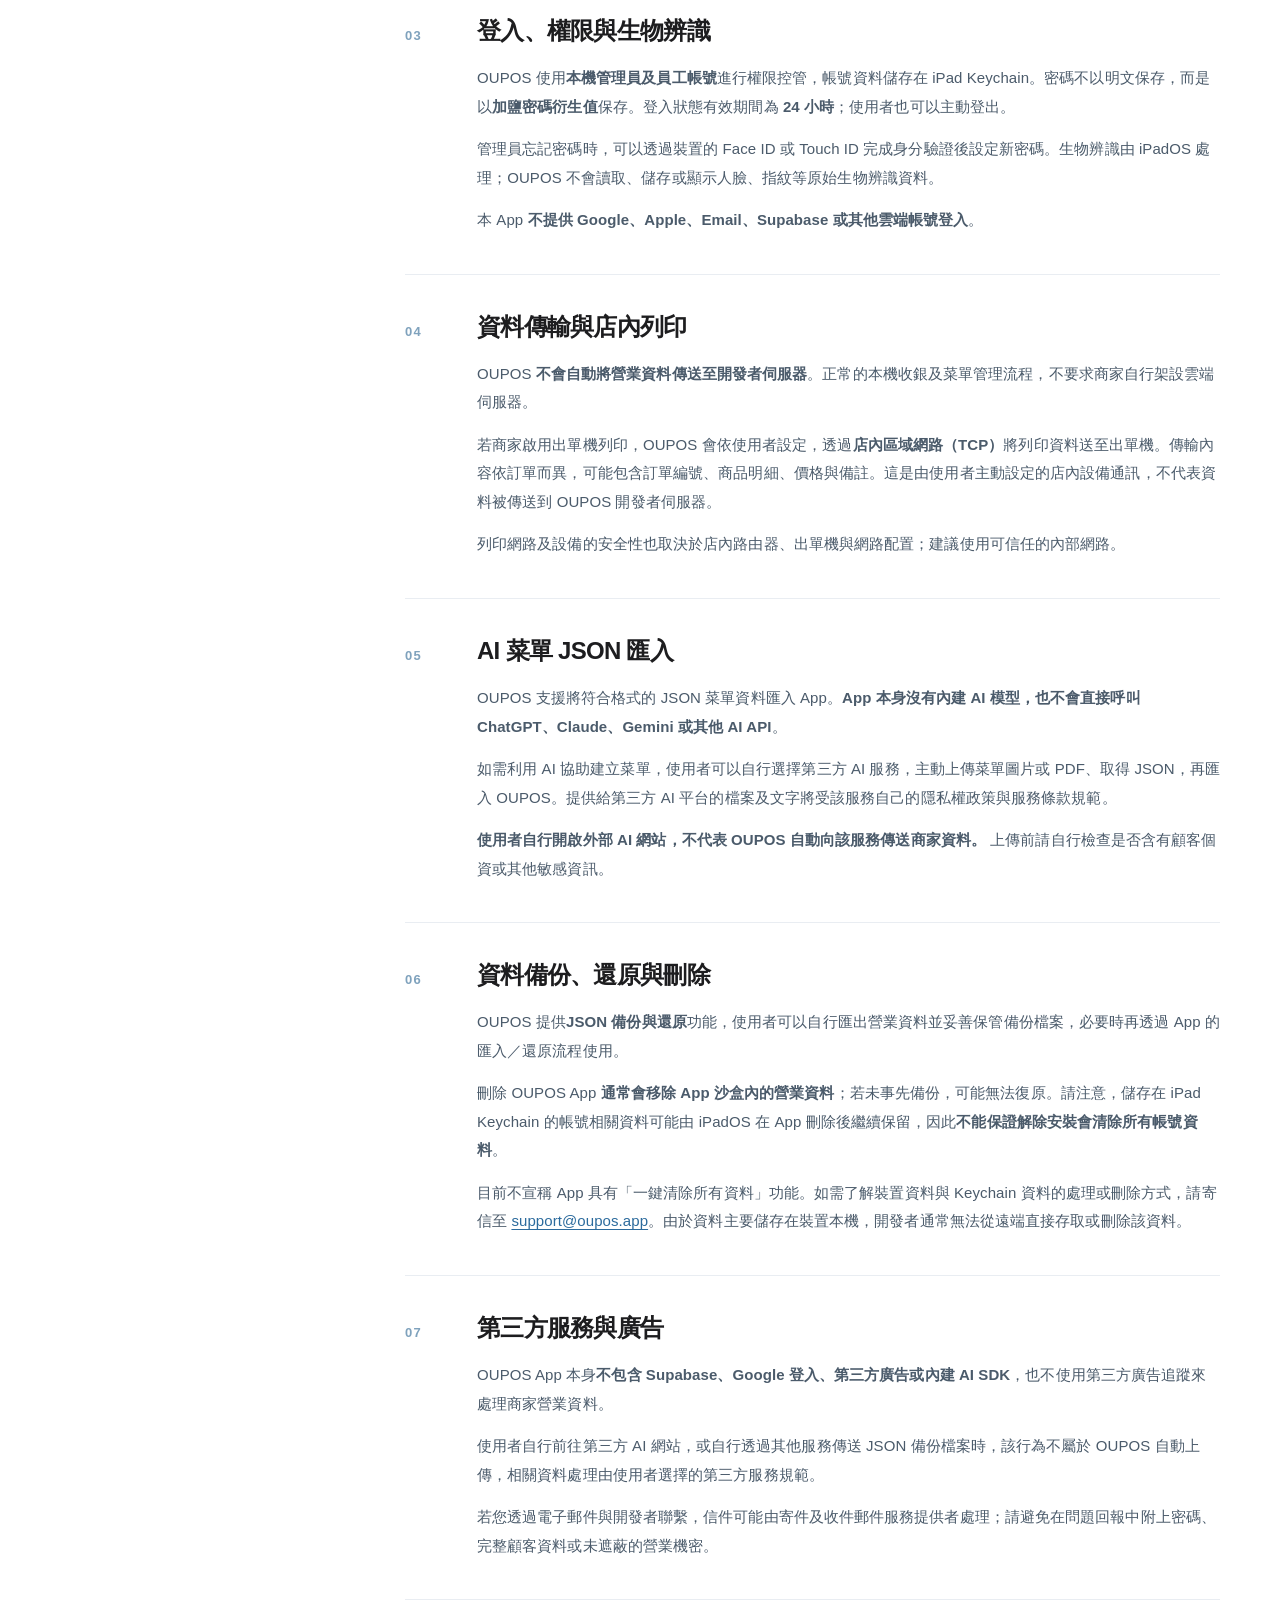
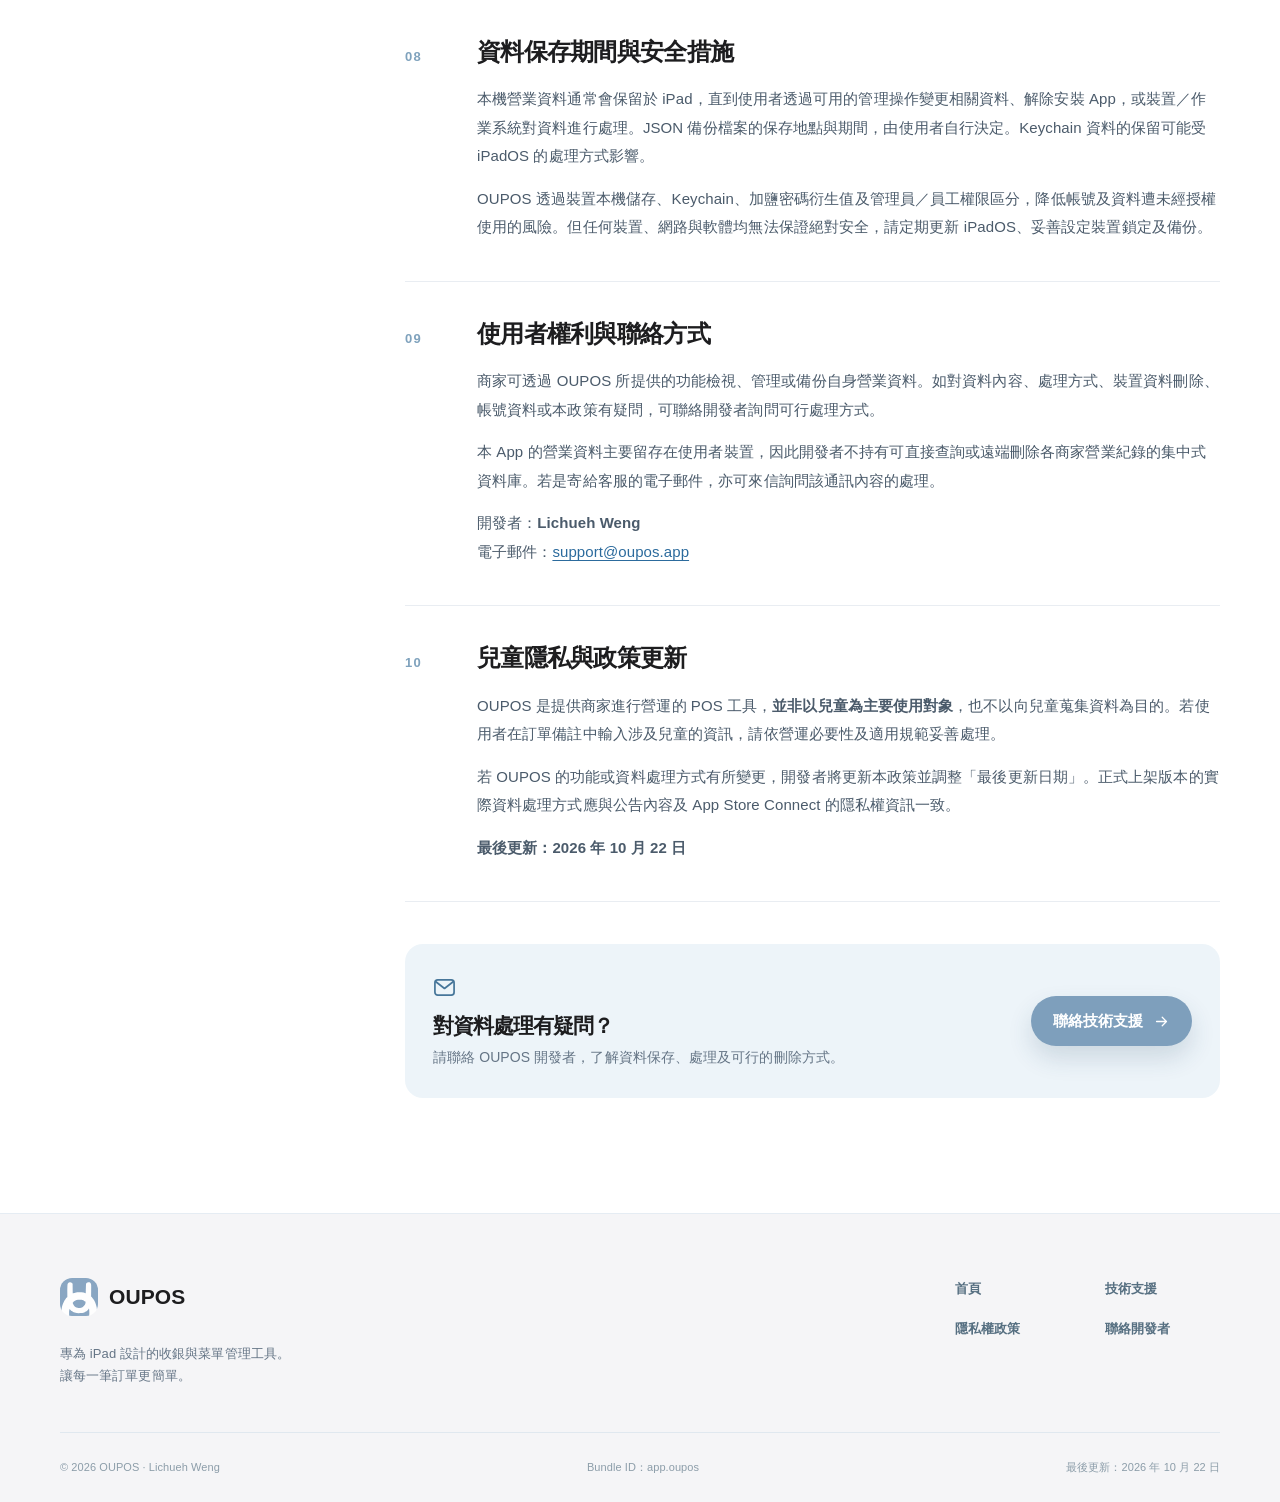
<file: oupos-privacy.html>
<!doctype html>
<html lang="zh-Hant-TW">
<head>
<meta charset="utf-8"><meta name="viewport" content="width=device-width,initial-scale=1">
<meta name="theme-color" content="#f5f5f7"><meta name="color-scheme" content="light">
<meta name="description" content="了解 OUPOS iPad POS 的本機營業資料儲存、管理員與員工帳號、區域網路列印、AI JSON 匯入、備份及資料刪除政策。"><meta name="robots" content="index, follow">
<meta property="og:type" content="website"><meta property="og:site_name" content="OUPOS"><meta property="og:title" content="隱私權政策｜OUPOS"><meta property="og:description" content="了解 OUPOS iPad POS 的本機營業資料儲存、管理員與員工帳號、區域網路列印、AI JSON 匯入、備份及資料刪除政策。"><meta property="og:locale" content="zh_TW">
<title>隱私權政策｜OUPOS</title><link rel="icon" type="image/png" href="assets/favicon.svg"><link rel="stylesheet" href="app-review.css">
</head><body><a class="skip-link" href="#main">跳至主要內容</a>
<header class="site-header"><div class="header-inner">
  <a class="brand" href="./" aria-label="OUPOS 首頁"><img src="assets/favicon.svg" width="38" height="38" alt=""><span>OUPOS</span></a>
  <nav class="nav" aria-label="網站主要導覽"><a href="./" class="nav-link " >首頁</a><a href="oupos-support/" class="nav-link " >技術支援</a><a href="oupos-privacy/" class="nav-link is-current" aria-current="page">隱私權政策</a></nav>
  <a class="header-contact" href="mailto:support@oupos.app?subject=OUPOS%20%E6%8A%80%E8%A1%93%E6%94%AF%E6%8F%B4%EF%BD%9C%E5%95%8F%E9%A1%8C%E5%9B%9E%E5%A0%B1" aria-label="以電子郵件聯絡 OUPOS 技術支援">聯絡我們 <svg aria-hidden="true" class="icon" width="15" height="15" viewBox="0 0 24 24" fill="none" stroke="currentColor" stroke-width="1.8" stroke-linecap="round" stroke-linejoin="round"><path d="M5 12h14m-6-6 6 6-6 6"/></svg></a>
</div></header><main id="main">
<section class="page-hero privacy-hero"><div class="container"><div class="eyebrow"><svg aria-hidden="true" class="icon" width="17" height="17" viewBox="0 0 24 24" fill="none" stroke="currentColor" stroke-width="1.8" stroke-linecap="round" stroke-linejoin="round"><path d="M12 22s8-4 8-10V5l-8-3-8 3v7c0 6 8 10 8 10Z"/><path d="m9 12 2 2 4-4"/></svg> PRIVACY POLICY</div><h1>你的營業資料，<br><span class="blue-text">由你的 iPad 掌握。</span></h1><p class="hero-desc">OUPOS 重視商家對營業資料的控制權。以下公開說明 App 的本機儲存、帳號驗證、列印與資料管理方式。</p><div class="hero-meta"><span><svg aria-hidden="true" class="icon" width="16" height="16" viewBox="0 0 24 24" fill="none" stroke="currentColor" stroke-width="1.8" stroke-linecap="round" stroke-linejoin="round"><rect x="3" y="5" width="18" height="16" rx="2"/><path d="M7 3v4m10-4v4M3 10h18"/></svg> 最後更新：2026 年 10 月 22 日</span><span><svg aria-hidden="true" class="icon" width="16" height="16" viewBox="0 0 24 24" fill="none" stroke="currentColor" stroke-width="1.8" stroke-linecap="round" stroke-linejoin="round"><rect x="4" y="10" width="16" height="12" rx="2"/><path d="M8 10V6a4 4 0 0 1 8 0v4"/></svg> 無須登入即可閱讀</span></div></div></section>
<section class="privacy-highlights"><div class="container highlight-grid"><div class="highlight"><span><svg aria-hidden="true" class="icon" width="23" height="23" viewBox="0 0 24 24" fill="none" stroke="currentColor" stroke-width="1.8" stroke-linecap="round" stroke-linejoin="round"><ellipse cx="12" cy="5" rx="8" ry="3"/><path d="M4 5v14c0 1.7 3.6 3 8 3s8-1.3 8-3V5M4 12c0 1.7 3.6 3 8 3s8-1.3 8-3"/></svg></span><b>營業資料本機儲存</b><p>商品、訂單、報表與設定主要保存在 iPad。</p></div><div class="highlight"><span><svg aria-hidden="true" class="icon" width="23" height="23" viewBox="0 0 24 24" fill="none" stroke="currentColor" stroke-width="1.8" stroke-linecap="round" stroke-linejoin="round"><path d="M12 22s8-4 8-10V5l-8-3-8 3v7c0 6 8 10 8 10Z"/><path d="m9 12 2 2 4-4"/></svg></span><b>登入與密碼保護</b><p>本機帳號、Keychain 與加鹽密碼衍生值。</p></div><div class="highlight"><span><svg aria-hidden="true" class="icon" width="23" height="23" viewBox="0 0 24 24" fill="none" stroke="currentColor" stroke-width="1.8" stroke-linecap="round" stroke-linejoin="round"><path d="M2 8.8a15 15 0 0 1 20 0M5 12a10.5 10.5 0 0 1 14 0m-11 3.3a6 6 0 0 1 8 0M12 19h.01"/></svg></span><b>列印使用區域網路</b><p>僅向設定的店內 TCP 出單機傳送列印內容。</p></div></div></section>
<section class="legal-wrap"><div class="container legal-layout"><aside class="toc" aria-label="隱私權政策章節目錄"><strong>政策目錄</strong><nav><a href="#scope"><span>01</span>政策適用範圍</a><a href="#local"><span>02</span>本機資料儲存</a><a href="#auth"><span>03</span>登入、權限與生物辨識</a><a href="#transfer"><span>04</span>資料傳輸與店內列印</a><a href="#ai"><span>05</span>AI 菜單 JSON 匯入</a><a href="#backup"><span>06</span>資料備份、還原與刪除</a><a href="#thirdparty"><span>07</span>第三方服務與廣告</a><a href="#retention"><span>08</span>資料保存期間與安全措施</a><a href="#rights"><span>09</span>使用者權利與聯絡方式</a><a href="#children"><span>10</span>兒童隱私與政策更新</a></nav><div class="toc-help">需要協助？<a href="oupos-support/">前往技術支援 <svg aria-hidden="true" class="icon" width="14" height="14" viewBox="0 0 24 24" fill="none" stroke="currentColor" stroke-width="1.8" stroke-linecap="round" stroke-linejoin="round"><path d="M5 12h14m-6-6 6 6-6 6"/></svg></a></div></aside><article class="legal-article"><div class="article-heading"><span class="kicker">OUPOS / LEGAL</span><h2>隱私權政策</h2><p>適用於 OUPOS iPad App（Bundle ID：<code>app.oupos</code>）</p></div><section id="scope" class="legal-section" aria-labelledby="h-scope"><div class="section-num">01</div><div><h2 id="h-scope">政策適用範圍</h2><p>本隱私權政策適用於由 Lichueh Weng 開發的 OUPOS iPad POS App（Bundle ID：<code>app.oupos</code>）。OUPOS 提供收銀、現場點餐、菜單管理、員工操作及報表等功能，主要供餐飲業、飲料店及小型商家使用。</p><p>本政策說明 App 在裝置上處理的資料、登入驗證、店內列印傳輸，以及使用者可採取的備份與資料管理措施。若使用者透過電子郵件聯繫技術支援，該通訊內容另依實際電子郵件服務處理。</p></div></section><section id="local" class="legal-section" aria-labelledby="h-local"><div class="section-num">02</div><div><h2 id="h-local">本機資料儲存</h2><p>OUPOS 將下列營業資料儲存於使用者的 iPad 本機，而不是自動上傳至開發者的雲端伺服器：</p><ul><li>商家名稱、商品分類、商品名稱及價格。</li><li>配料、配料群組與適用商品等設定。</li><li>歷史訂單、訂單金額、付款方式與營業報表。</li><li>出單機的網路位址及相關列印設定。</li></ul><p>上述內容可能由商家自行輸入；若訂單包含顧客備註或其他可識別資訊，也會依實際輸入內容保留於本機訂單資料。請商家僅輸入營運所需資訊並妥善保管裝置。</p></div></section><section id="auth" class="legal-section" aria-labelledby="h-auth"><div class="section-num">03</div><div><h2 id="h-auth">登入、權限與生物辨識</h2><p>OUPOS 使用<strong>本機管理員及員工帳號</strong>進行權限控管，帳號資料儲存在 iPad Keychain。密碼不以明文保存，而是以<strong>加鹽密碼衍生值</strong>保存。登入狀態有效期間為 <strong>24 小時</strong>；使用者也可以主動登出。</p><p>管理員忘記密碼時，可以透過裝置的 Face ID 或 Touch ID 完成身分驗證後設定新密碼。生物辨識由 iPadOS 處理；OUPOS 不會讀取、儲存或顯示人臉、指紋等原始生物辨識資料。</p><p>本 App <strong>不提供 Google、Apple、Email、Supabase 或其他雲端帳號登入</strong>。</p></div></section><section id="transfer" class="legal-section" aria-labelledby="h-transfer"><div class="section-num">04</div><div><h2 id="h-transfer">資料傳輸與店內列印</h2><p>OUPOS <strong>不會自動將營業資料傳送至開發者伺服器</strong>。正常的本機收銀及菜單管理流程，不要求商家自行架設雲端伺服器。</p><p>若商家啟用出單機列印，OUPOS 會依使用者設定，透過<strong>店內區域網路（TCP）</strong>將列印資料送至出單機。傳輸內容依訂單而異，可能包含訂單編號、商品明細、價格與備註。這是由使用者主動設定的店內設備通訊，不代表資料被傳送到 OUPOS 開發者伺服器。</p><p>列印網路及設備的安全性也取決於店內路由器、出單機與網路配置；建議使用可信任的內部網路。</p></div></section><section id="ai" class="legal-section" aria-labelledby="h-ai"><div class="section-num">05</div><div><h2 id="h-ai">AI 菜單 JSON 匯入</h2><p>OUPOS 支援將符合格式的 JSON 菜單資料匯入 App。<strong>App 本身沒有內建 AI 模型，也不會直接呼叫 ChatGPT、Claude、Gemini 或其他 AI API</strong>。</p><p>如需利用 AI 協助建立菜單，使用者可以自行選擇第三方 AI 服務，主動上傳菜單圖片或 PDF、取得 JSON，再匯入 OUPOS。提供給第三方 AI 平台的檔案及文字將受該服務自己的隱私權政策與服務條款規範。</p><p><strong>使用者自行開啟外部 AI 網站，不代表 OUPOS 自動向該服務傳送商家資料。</strong> 上傳前請自行檢查是否含有顧客個資或其他敏感資訊。</p></div></section><section id="backup" class="legal-section" aria-labelledby="h-backup"><div class="section-num">06</div><div><h2 id="h-backup">資料備份、還原與刪除</h2><p>OUPOS 提供<strong>JSON 備份與還原</strong>功能，使用者可以自行匯出營業資料並妥善保管備份檔案，必要時再透過 App 的匯入／還原流程使用。</p><p>刪除 OUPOS App <strong>通常會移除 App 沙盒內的營業資料</strong>；若未事先備份，可能無法復原。請注意，儲存在 iPad Keychain 的帳號相關資料可能由 iPadOS 在 App 刪除後繼續保留，因此<strong>不能保證解除安裝會清除所有帳號資料</strong>。</p><p>目前不宣稱 App 具有「一鍵清除所有資料」功能。如需了解裝置資料與 Keychain 資料的處理或刪除方式，請寄信至 <a href="mailto:support@oupos.app">support@oupos.app</a>。由於資料主要儲存在裝置本機，開發者通常無法從遠端直接存取或刪除該資料。</p></div></section><section id="thirdparty" class="legal-section" aria-labelledby="h-thirdparty"><div class="section-num">07</div><div><h2 id="h-thirdparty">第三方服務與廣告</h2><p>OUPOS App 本身<strong>不包含 Supabase、Google 登入、第三方廣告或內建 AI SDK</strong>，也不使用第三方廣告追蹤來處理商家營業資料。</p><p>使用者自行前往第三方 AI 網站，或自行透過其他服務傳送 JSON 備份檔案時，該行為不屬於 OUPOS 自動上傳，相關資料處理由使用者選擇的第三方服務規範。</p><p>若您透過電子郵件與開發者聯繫，信件可能由寄件及收件郵件服務提供者處理；請避免在問題回報中附上密碼、完整顧客資料或未遮蔽的營業機密。</p></div></section><section id="retention" class="legal-section" aria-labelledby="h-retention"><div class="section-num">08</div><div><h2 id="h-retention">資料保存期間與安全措施</h2><p>本機營業資料通常會保留於 iPad，直到使用者透過可用的管理操作變更相關資料、解除安裝 App，或裝置／作業系統對資料進行處理。JSON 備份檔案的保存地點與期間，由使用者自行決定。Keychain 資料的保留可能受 iPadOS 的處理方式影響。</p><p>OUPOS 透過裝置本機儲存、Keychain、加鹽密碼衍生值及管理員／員工權限區分，降低帳號及資料遭未經授權使用的風險。但任何裝置、網路與軟體均無法保證絕對安全，請定期更新 iPadOS、妥善設定裝置鎖定及備份。</p></div></section><section id="rights" class="legal-section" aria-labelledby="h-rights"><div class="section-num">09</div><div><h2 id="h-rights">使用者權利與聯絡方式</h2><p>商家可透過 OUPOS 所提供的功能檢視、管理或備份自身營業資料。如對資料內容、處理方式、裝置資料刪除、帳號資料或本政策有疑問，可聯絡開發者詢問可行處理方式。</p><p>本 App 的營業資料主要留存在使用者裝置，因此開發者不持有可直接查詢或遠端刪除各商家營業紀錄的集中式資料庫。若是寄給客服的電子郵件，亦可來信詢問該通訊內容的處理。</p><p>開發者：<strong>Lichueh Weng</strong><br>電子郵件：<a href="mailto:support@oupos.app">support@oupos.app</a></p></div></section><section id="children" class="legal-section" aria-labelledby="h-children"><div class="section-num">10</div><div><h2 id="h-children">兒童隱私與政策更新</h2><p>OUPOS 是提供商家進行營運的 POS 工具，<strong>並非以兒童為主要使用對象</strong>，也不以向兒童蒐集資料為目的。若使用者在訂單備註中輸入涉及兒童的資訊，請依營運必要性及適用規範妥善處理。</p><p>若 OUPOS 的功能或資料處理方式有所變更，開發者將更新本政策並調整「最後更新日期」。正式上架版本的實際資料處理方式應與公告內容及 App Store Connect 的隱私權資訊一致。</p><p><strong>最後更新：2026 年 10 月 22 日</strong></p></div></section><div class="legal-outro"><div><svg aria-hidden="true" class="icon" width="23" height="23" viewBox="0 0 24 24" fill="none" stroke="currentColor" stroke-width="1.8" stroke-linecap="round" stroke-linejoin="round"><rect x="2" y="4" width="20" height="16" rx="3"/><path d="m3 6 9 7 9-7"/></svg><h3>對資料處理有疑問？</h3><p>請聯絡 OUPOS 開發者，了解資料保存、處理及可行的刪除方式。</p></div><a class="btn btn-primary" href="mailto:support@oupos.app?subject=OUPOS%20%E6%8A%80%E8%A1%93%E6%94%AF%E6%8F%B4%EF%BD%9C%E5%95%8F%E9%A1%8C%E5%9B%9E%E5%A0%B1">聯絡技術支援 <svg aria-hidden="true" class="icon" width="17" height="17" viewBox="0 0 24 24" fill="none" stroke="currentColor" stroke-width="1.8" stroke-linecap="round" stroke-linejoin="round"><path d="M5 12h14m-6-6 6 6-6 6"/></svg></a></div></article></div></section></main><footer class="site-footer"><div class="footer-inner"><div class="footer-top">
<div><a class="footer-brand" href="./"><img src="assets/favicon.svg" alt="" width="38" height="38"> OUPOS</a><p>專為 iPad 設計的收銀與菜單管理工具。<br>讓每一筆訂單更簡單。</p></div>
<nav class="footer-links" aria-label="頁尾導覽"><a href="./">首頁</a><a href="oupos-support/">技術支援</a><a href="oupos-privacy/">隱私權政策</a><a href="mailto:support@oupos.app?subject=OUPOS%20%E6%8A%80%E8%A1%93%E6%94%AF%E6%8F%B4%EF%BD%9C%E5%95%8F%E9%A1%8C%E5%9B%9E%E5%A0%B1">聯絡開發者</a></nav>
</div><div class="footer-bottom"><span>© 2026 OUPOS · Lichueh Weng</span><span>Bundle ID：app.oupos</span><span>最後更新：2026 年 10 月 22 日</span></div></div></footer></body></html>
</file>
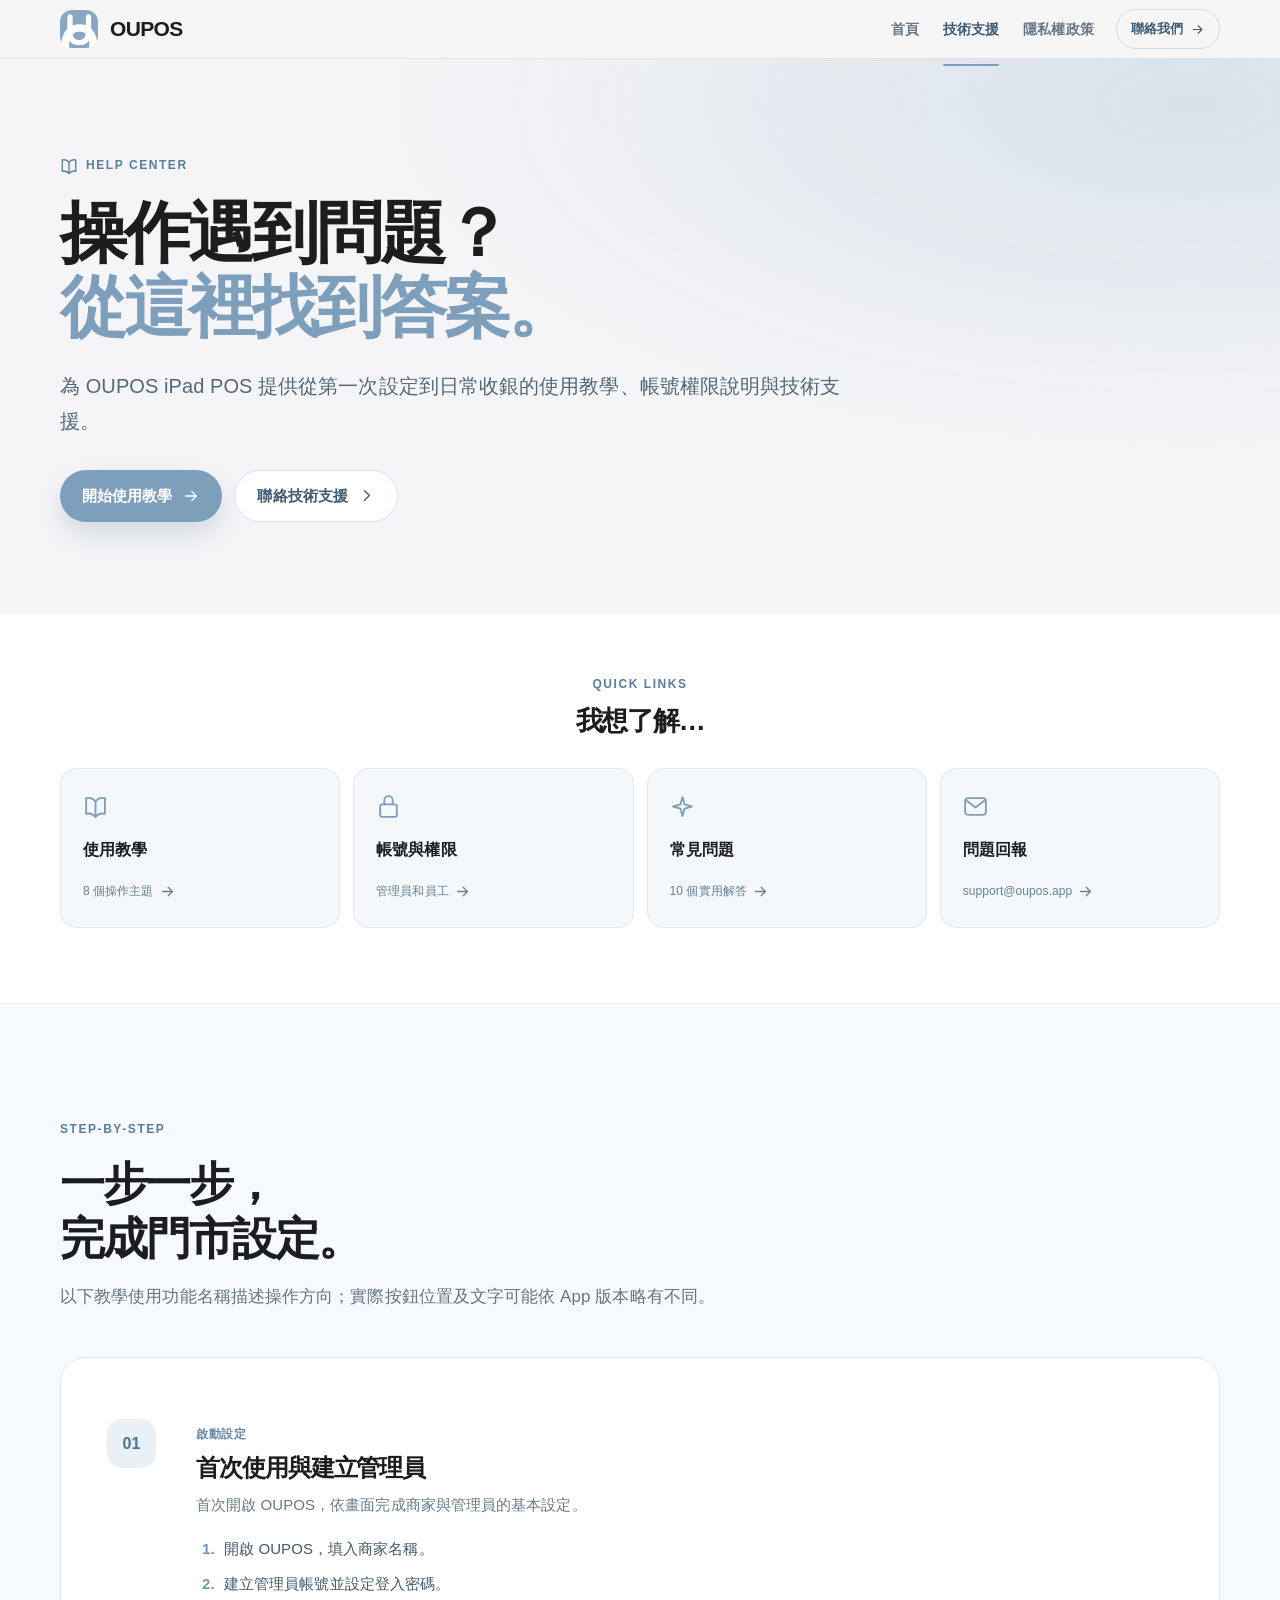
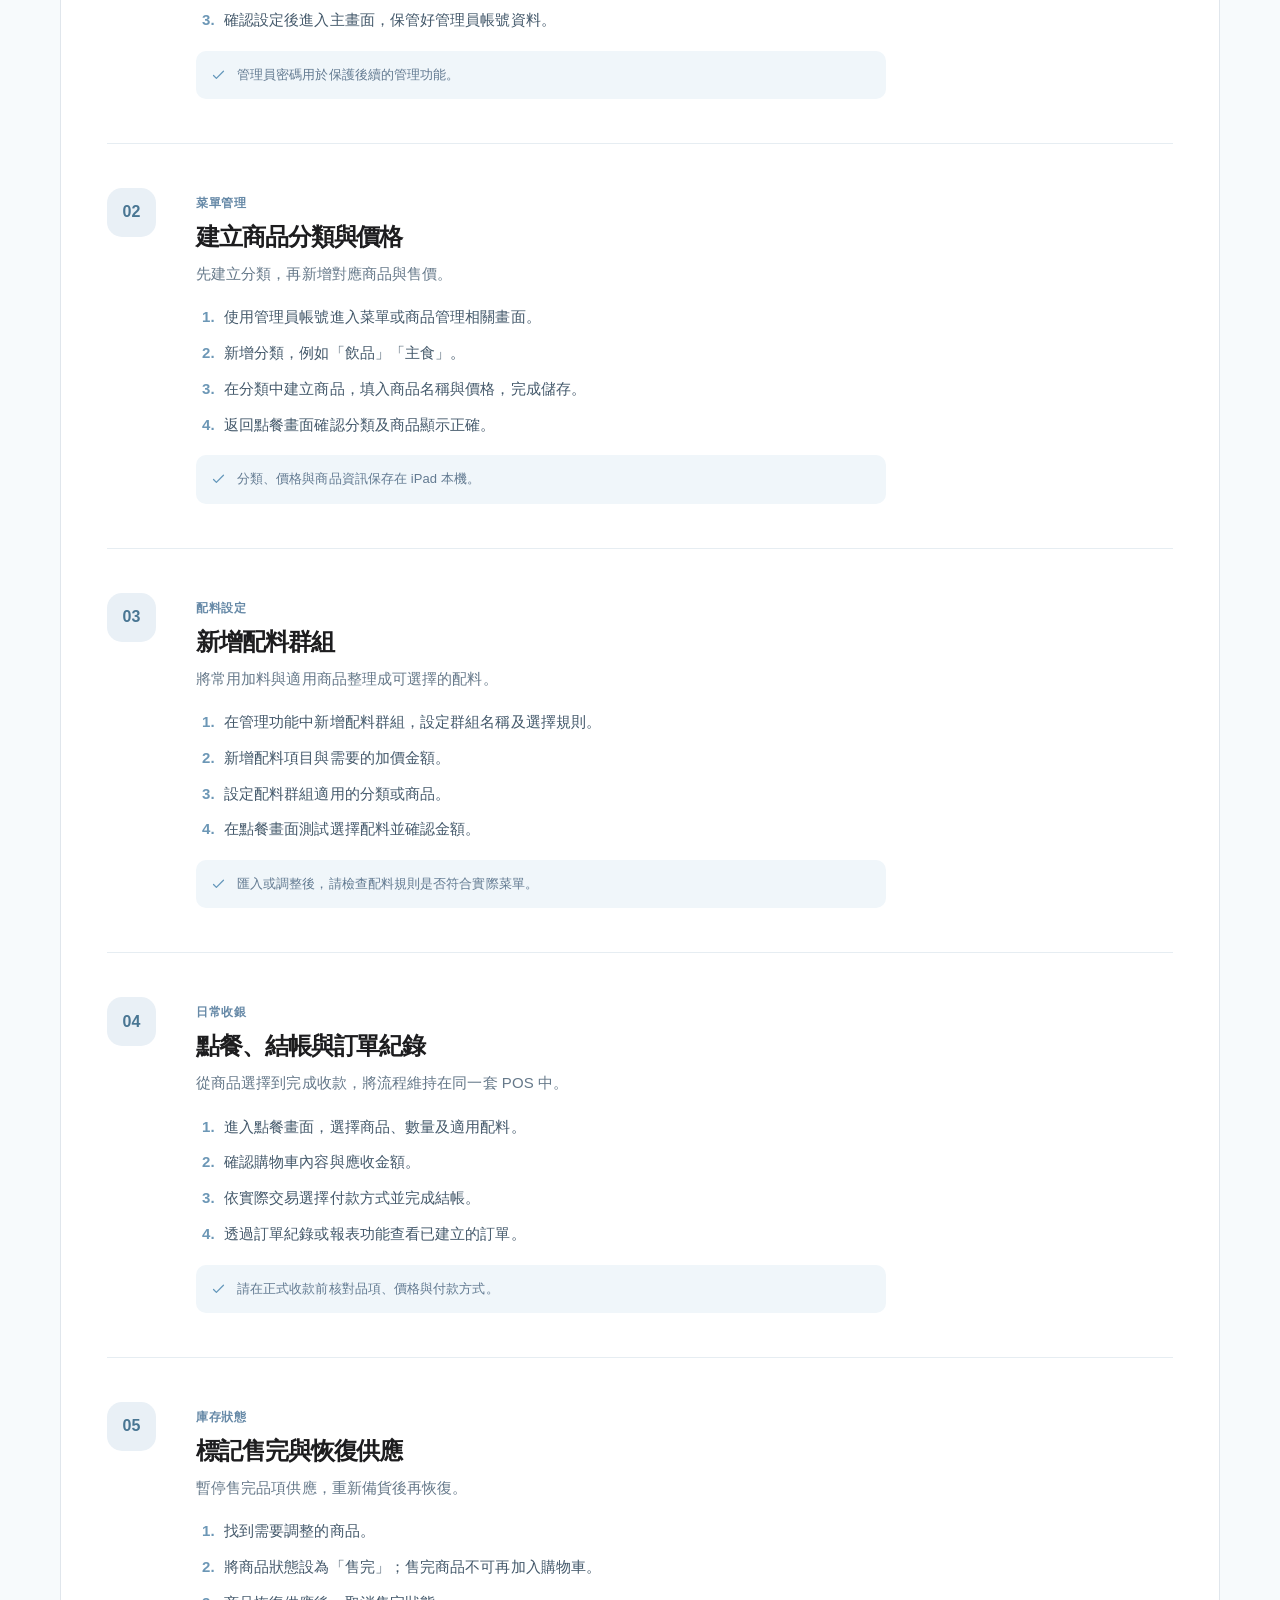
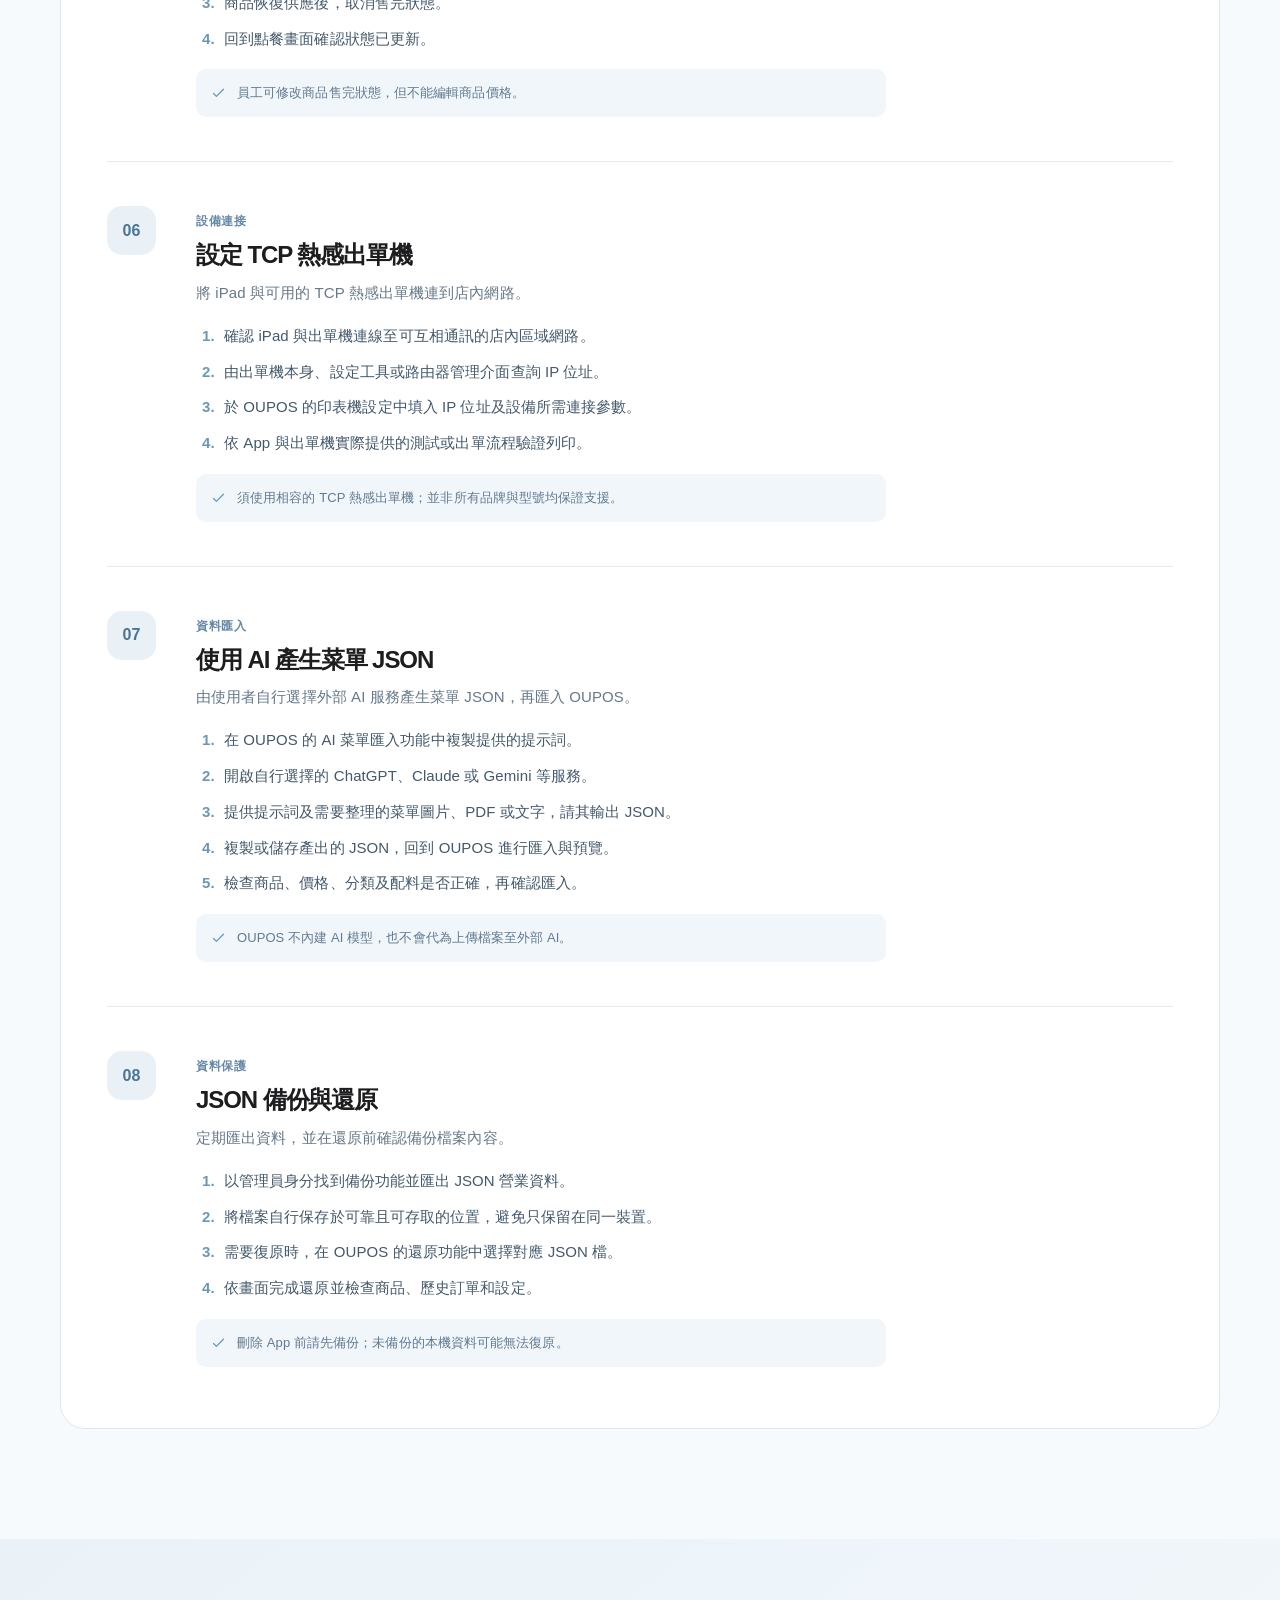
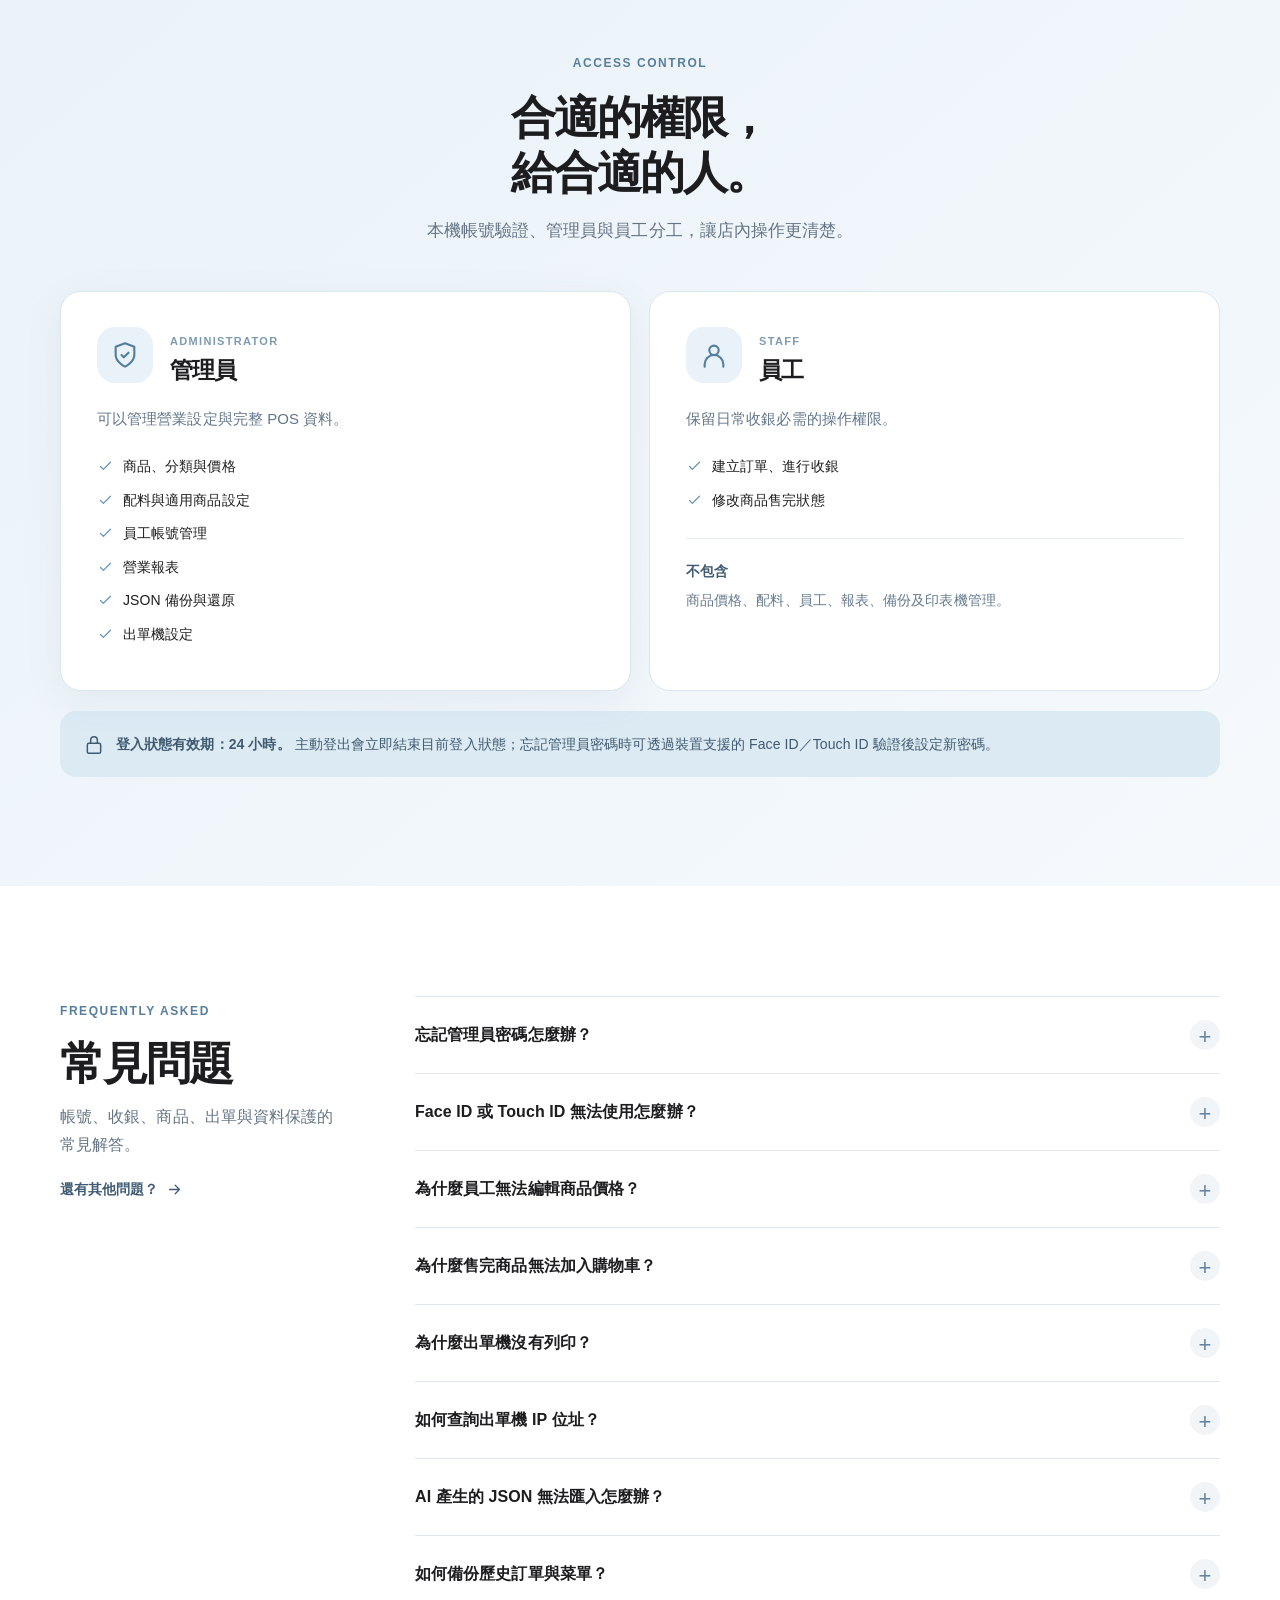
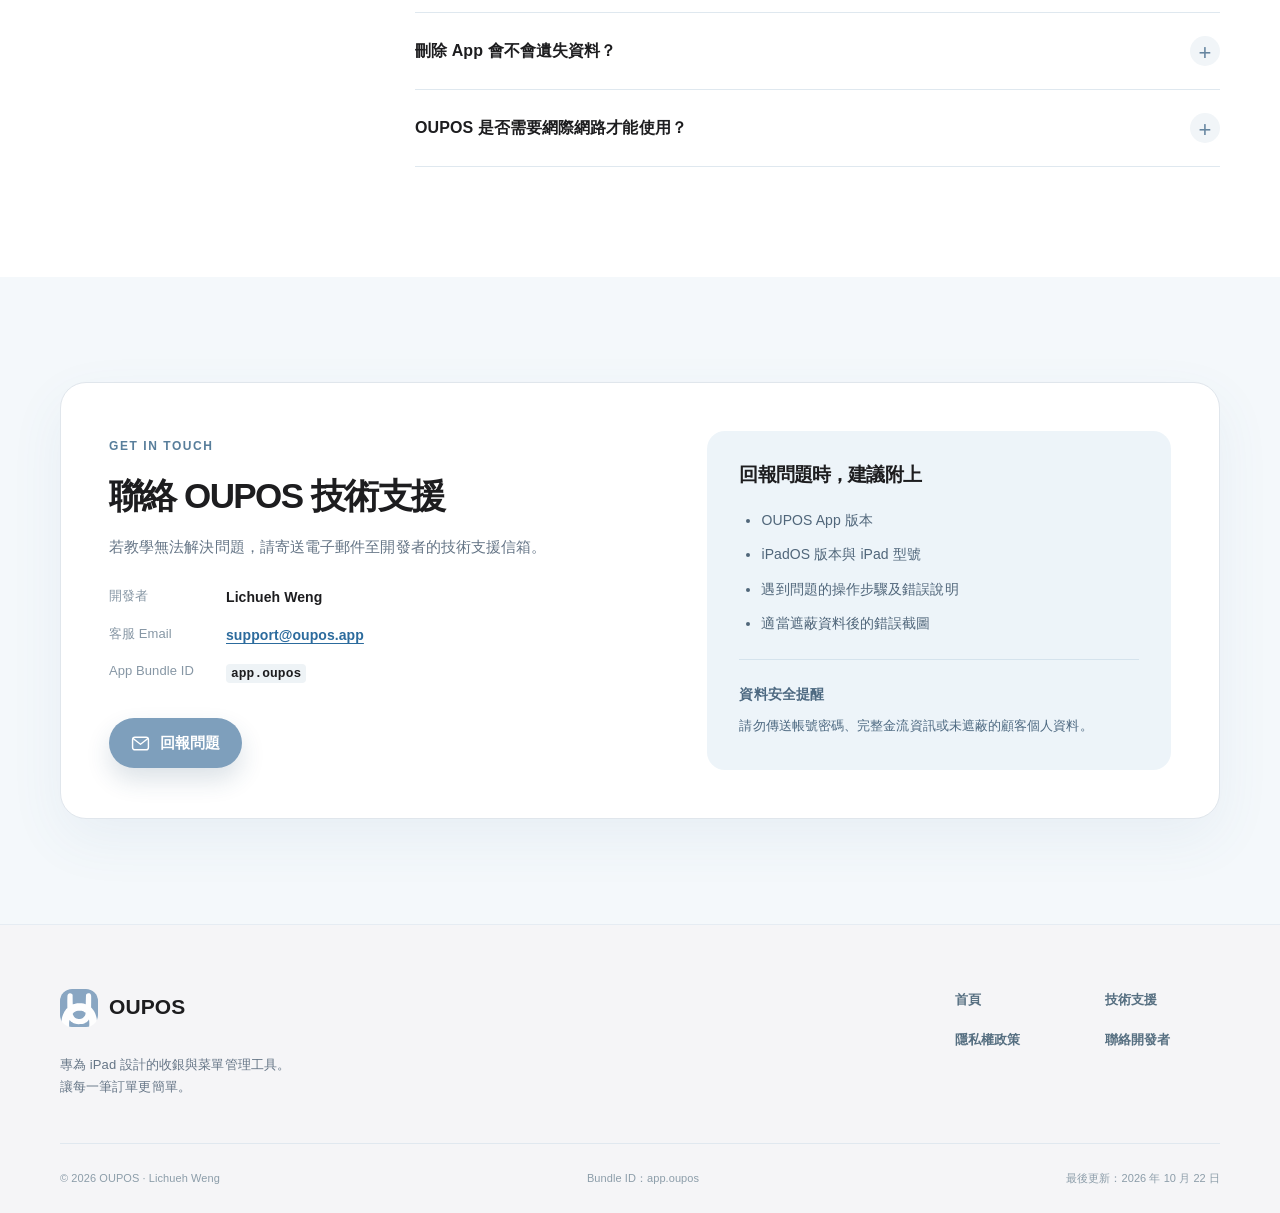
<file: oupos-support.html>
<!doctype html>
<html lang="zh-Hant-TW">
<head>
<meta charset="utf-8"><meta name="viewport" content="width=device-width,initial-scale=1">
<meta name="theme-color" content="#f5f5f7"><meta name="color-scheme" content="light">
<meta name="description" content="OUPOS 官方技術支援：初次設定、商品與配料管理、結帳、售完狀態、TCP 出單機、AI JSON 匯入、備份還原與常見問題。"><meta name="robots" content="index, follow">
<meta property="og:type" content="website"><meta property="og:site_name" content="OUPOS"><meta property="og:title" content="技術支援與使用教學｜OUPOS"><meta property="og:description" content="OUPOS 官方技術支援：初次設定、商品與配料管理、結帳、售完狀態、TCP 出單機、AI JSON 匯入、備份還原與常見問題。"><meta property="og:locale" content="zh_TW">
<title>技術支援與使用教學｜OUPOS</title><link rel="icon" type="image/png" href="assets/favicon.svg"><link rel="stylesheet" href="app-review.css">
</head><body><a class="skip-link" href="#main">跳至主要內容</a>
<header class="site-header"><div class="header-inner">
  <a class="brand" href="./" aria-label="OUPOS 首頁"><img src="assets/favicon.svg" width="38" height="38" alt=""><span>OUPOS</span></a>
  <nav class="nav" aria-label="網站主要導覽"><a href="./" class="nav-link " >首頁</a><a href="oupos-support/" class="nav-link is-current" aria-current="page">技術支援</a><a href="oupos-privacy/" class="nav-link " >隱私權政策</a></nav>
  <a class="header-contact" href="mailto:support@oupos.app?subject=OUPOS%20%E6%8A%80%E8%A1%93%E6%94%AF%E6%8F%B4%EF%BD%9C%E5%95%8F%E9%A1%8C%E5%9B%9E%E5%A0%B1" aria-label="以電子郵件聯絡 OUPOS 技術支援">聯絡我們 <svg aria-hidden="true" class="icon" width="15" height="15" viewBox="0 0 24 24" fill="none" stroke="currentColor" stroke-width="1.8" stroke-linecap="round" stroke-linejoin="round"><path d="M5 12h14m-6-6 6 6-6 6"/></svg></a>
</div></header><main id="main">
<section class="page-hero support-hero"><div class="container"><div class="eyebrow"><svg aria-hidden="true" class="icon" width="18" height="18" viewBox="0 0 24 24" fill="none" stroke="currentColor" stroke-width="1.8" stroke-linecap="round" stroke-linejoin="round"><path d="M12 7a9 9 0 0 0-9-3v15a9 9 0 0 1 9 3 9 9 0 0 1 9-3V4a9 9 0 0 0-9 3ZM12 7v15"/></svg> HELP CENTER</div><h1>操作遇到問題？<br><span class="blue-text">從這裡找到答案。</span></h1><p class="hero-desc">為 OUPOS iPad POS 提供從第一次設定到日常收銀的使用教學、帳號權限說明與技術支援。</p><div class="hero-actions"><a class="btn btn-primary" href="#guides">開始使用教學 <svg aria-hidden="true" class="icon" width="18" height="18" viewBox="0 0 24 24" fill="none" stroke="currentColor" stroke-width="1.8" stroke-linecap="round" stroke-linejoin="round"><path d="M5 12h14m-6-6 6 6-6 6"/></svg></a><a class="btn btn-light" href="#contact">聯絡技術支援 <svg aria-hidden="true" class="icon" width="17" height="17" viewBox="0 0 24 24" fill="none" stroke="currentColor" stroke-width="1.8" stroke-linecap="round" stroke-linejoin="round"><path d="m9 5 7 7-7 7"/></svg></a></div></div></section>
<section class="support-shortcuts"><div class="container"><div class="shortcut-head"><span class="kicker">QUICK LINKS</span><h2>我想了解…</h2></div><div class="shortcut-grid">
<a href="#guides"><svg aria-hidden="true" class="icon" width="25" height="25" viewBox="0 0 24 24" fill="none" stroke="currentColor" stroke-width="1.8" stroke-linecap="round" stroke-linejoin="round"><path d="M12 7a9 9 0 0 0-9-3v15a9 9 0 0 1 9 3 9 9 0 0 1 9-3V4a9 9 0 0 0-9 3ZM12 7v15"/></svg><strong>使用教學</strong><span>8 個操作主題 <svg aria-hidden="true" class="icon" width="17" height="17" viewBox="0 0 24 24" fill="none" stroke="currentColor" stroke-width="1.8" stroke-linecap="round" stroke-linejoin="round"><path d="M5 12h14m-6-6 6 6-6 6"/></svg></span></a>
<a href="#permissions"><svg aria-hidden="true" class="icon" width="25" height="25" viewBox="0 0 24 24" fill="none" stroke="currentColor" stroke-width="1.8" stroke-linecap="round" stroke-linejoin="round"><rect x="4" y="10" width="16" height="12" rx="2"/><path d="M8 10V6a4 4 0 0 1 8 0v4"/></svg><strong>帳號與權限</strong><span>管理員和員工 <svg aria-hidden="true" class="icon" width="17" height="17" viewBox="0 0 24 24" fill="none" stroke="currentColor" stroke-width="1.8" stroke-linecap="round" stroke-linejoin="round"><path d="M5 12h14m-6-6 6 6-6 6"/></svg></span></a>
<a href="#faq"><svg aria-hidden="true" class="icon" width="25" height="25" viewBox="0 0 24 24" fill="none" stroke="currentColor" stroke-width="1.8" stroke-linecap="round" stroke-linejoin="round"><path d="m12 3 2 7 7 2-7 2-2 7-2-7-7-2 7-2z"/></svg><strong>常見問題</strong><span>10 個實用解答 <svg aria-hidden="true" class="icon" width="17" height="17" viewBox="0 0 24 24" fill="none" stroke="currentColor" stroke-width="1.8" stroke-linecap="round" stroke-linejoin="round"><path d="M5 12h14m-6-6 6 6-6 6"/></svg></span></a>
<a href="#contact"><svg aria-hidden="true" class="icon" width="25" height="25" viewBox="0 0 24 24" fill="none" stroke="currentColor" stroke-width="1.8" stroke-linecap="round" stroke-linejoin="round"><rect x="2" y="4" width="20" height="16" rx="3"/><path d="m3 6 9 7 9-7"/></svg><strong>問題回報</strong><span>support@oupos.app <svg aria-hidden="true" class="icon" width="17" height="17" viewBox="0 0 24 24" fill="none" stroke="currentColor" stroke-width="1.8" stroke-linecap="round" stroke-linejoin="round"><path d="M5 12h14m-6-6 6 6-6 6"/></svg></span></a>
</div></div></section>
<section class="section support-guides" id="guides"><div class="container"><div class="section-lead left"><span class="kicker">STEP-BY-STEP</span><h2>一步一步，<br>完成門市設定。</h2><p>以下教學使用功能名稱描述操作方向；實際按鈕位置及文字可能依 App 版本略有不同。</p></div><div class="tutorial-list"><article class="tutorial" id="guide-1"><div class="tutorial-number">01</div><div class="tutorial-content"><span class="guide-type">啟動設定</span><h3>首次使用與建立管理員</h3><p>首次開啟 OUPOS，依畫面完成商家與管理員的基本設定。</p><ol><li>開啟 OUPOS，填入商家名稱。</li><li>建立管理員帳號並設定登入密碼。</li><li>確認設定後進入主畫面，保管好管理員帳號資料。</li></ol><div class="guide-note"><svg aria-hidden="true" class="icon" width="17" height="17" viewBox="0 0 24 24" fill="none" stroke="currentColor" stroke-width="1.8" stroke-linecap="round" stroke-linejoin="round"><path d="m5 12 4 4L19 6"/></svg><span>管理員密碼用於保護後續的管理功能。</span></div></div></article><article class="tutorial" id="guide-2"><div class="tutorial-number">02</div><div class="tutorial-content"><span class="guide-type">菜單管理</span><h3>建立商品分類與價格</h3><p>先建立分類，再新增對應商品與售價。</p><ol><li>使用管理員帳號進入菜單或商品管理相關畫面。</li><li>新增分類，例如「飲品」「主食」。</li><li>在分類中建立商品，填入商品名稱與價格，完成儲存。</li><li>返回點餐畫面確認分類及商品顯示正確。</li></ol><div class="guide-note"><svg aria-hidden="true" class="icon" width="17" height="17" viewBox="0 0 24 24" fill="none" stroke="currentColor" stroke-width="1.8" stroke-linecap="round" stroke-linejoin="round"><path d="m5 12 4 4L19 6"/></svg><span>分類、價格與商品資訊保存在 iPad 本機。</span></div></div></article><article class="tutorial" id="guide-3"><div class="tutorial-number">03</div><div class="tutorial-content"><span class="guide-type">配料設定</span><h3>新增配料群組</h3><p>將常用加料與適用商品整理成可選擇的配料。</p><ol><li>在管理功能中新增配料群組，設定群組名稱及選擇規則。</li><li>新增配料項目與需要的加價金額。</li><li>設定配料群組適用的分類或商品。</li><li>在點餐畫面測試選擇配料並確認金額。</li></ol><div class="guide-note"><svg aria-hidden="true" class="icon" width="17" height="17" viewBox="0 0 24 24" fill="none" stroke="currentColor" stroke-width="1.8" stroke-linecap="round" stroke-linejoin="round"><path d="m5 12 4 4L19 6"/></svg><span>匯入或調整後，請檢查配料規則是否符合實際菜單。</span></div></div></article><article class="tutorial" id="guide-4"><div class="tutorial-number">04</div><div class="tutorial-content"><span class="guide-type">日常收銀</span><h3>點餐、結帳與訂單紀錄</h3><p>從商品選擇到完成收款，將流程維持在同一套 POS 中。</p><ol><li>進入點餐畫面，選擇商品、數量及適用配料。</li><li>確認購物車內容與應收金額。</li><li>依實際交易選擇付款方式並完成結帳。</li><li>透過訂單紀錄或報表功能查看已建立的訂單。</li></ol><div class="guide-note"><svg aria-hidden="true" class="icon" width="17" height="17" viewBox="0 0 24 24" fill="none" stroke="currentColor" stroke-width="1.8" stroke-linecap="round" stroke-linejoin="round"><path d="m5 12 4 4L19 6"/></svg><span>請在正式收款前核對品項、價格與付款方式。</span></div></div></article><article class="tutorial" id="guide-5"><div class="tutorial-number">05</div><div class="tutorial-content"><span class="guide-type">庫存狀態</span><h3>標記售完與恢復供應</h3><p>暫停售完品項供應，重新備貨後再恢復。</p><ol><li>找到需要調整的商品。</li><li>將商品狀態設為「售完」；售完商品不可再加入購物車。</li><li>商品恢復供應後，取消售完狀態。</li><li>回到點餐畫面確認狀態已更新。</li></ol><div class="guide-note"><svg aria-hidden="true" class="icon" width="17" height="17" viewBox="0 0 24 24" fill="none" stroke="currentColor" stroke-width="1.8" stroke-linecap="round" stroke-linejoin="round"><path d="m5 12 4 4L19 6"/></svg><span>員工可修改商品售完狀態，但不能編輯商品價格。</span></div></div></article><article class="tutorial" id="guide-6"><div class="tutorial-number">06</div><div class="tutorial-content"><span class="guide-type">設備連接</span><h3>設定 TCP 熱感出單機</h3><p>將 iPad 與可用的 TCP 熱感出單機連到店內網路。</p><ol><li>確認 iPad 與出單機連線至可互相通訊的店內區域網路。</li><li>由出單機本身、設定工具或路由器管理介面查詢 IP 位址。</li><li>於 OUPOS 的印表機設定中填入 IP 位址及設備所需連接參數。</li><li>依 App 與出單機實際提供的測試或出單流程驗證列印。</li></ol><div class="guide-note"><svg aria-hidden="true" class="icon" width="17" height="17" viewBox="0 0 24 24" fill="none" stroke="currentColor" stroke-width="1.8" stroke-linecap="round" stroke-linejoin="round"><path d="m5 12 4 4L19 6"/></svg><span>須使用相容的 TCP 熱感出單機；並非所有品牌與型號均保證支援。</span></div></div></article><article class="tutorial" id="guide-7"><div class="tutorial-number">07</div><div class="tutorial-content"><span class="guide-type">資料匯入</span><h3>使用 AI 產生菜單 JSON</h3><p>由使用者自行選擇外部 AI 服務產生菜單 JSON，再匯入 OUPOS。</p><ol><li>在 OUPOS 的 AI 菜單匯入功能中複製提供的提示詞。</li><li>開啟自行選擇的 ChatGPT、Claude 或 Gemini 等服務。</li><li>提供提示詞及需要整理的菜單圖片、PDF 或文字，請其輸出 JSON。</li><li>複製或儲存產出的 JSON，回到 OUPOS 進行匯入與預覽。</li><li>檢查商品、價格、分類及配料是否正確，再確認匯入。</li></ol><div class="guide-note"><svg aria-hidden="true" class="icon" width="17" height="17" viewBox="0 0 24 24" fill="none" stroke="currentColor" stroke-width="1.8" stroke-linecap="round" stroke-linejoin="round"><path d="m5 12 4 4L19 6"/></svg><span>OUPOS 不內建 AI 模型，也不會代為上傳檔案至外部 AI。</span></div></div></article><article class="tutorial" id="guide-8"><div class="tutorial-number">08</div><div class="tutorial-content"><span class="guide-type">資料保護</span><h3>JSON 備份與還原</h3><p>定期匯出資料，並在還原前確認備份檔案內容。</p><ol><li>以管理員身分找到備份功能並匯出 JSON 營業資料。</li><li>將檔案自行保存於可靠且可存取的位置，避免只保留在同一裝置。</li><li>需要復原時，在 OUPOS 的還原功能中選擇對應 JSON 檔。</li><li>依畫面完成還原並檢查商品、歷史訂單和設定。</li></ol><div class="guide-note"><svg aria-hidden="true" class="icon" width="17" height="17" viewBox="0 0 24 24" fill="none" stroke="currentColor" stroke-width="1.8" stroke-linecap="round" stroke-linejoin="round"><path d="m5 12 4 4L19 6"/></svg><span>刪除 App 前請先備份；未備份的本機資料可能無法復原。</span></div></div></article></div></div></section>
<section class="permissions-section" id="permissions"><div class="container"><div class="section-lead"><span class="kicker">ACCESS CONTROL</span><h2>合適的權限，<br>給合適的人。</h2><p>本機帳號驗證、管理員與員工分工，讓店內操作更清楚。</p></div><div class="permissions-grid">
<div class="permission-card primary"><div class="permission-head"><div class="permission-ico"><svg aria-hidden="true" class="icon" width="28" height="28" viewBox="0 0 24 24" fill="none" stroke="currentColor" stroke-width="1.8" stroke-linecap="round" stroke-linejoin="round"><path d="M12 22s8-4 8-10V5l-8-3-8 3v7c0 6 8 10 8 10Z"/><path d="m9 12 2 2 4-4"/></svg></div><div><span>ADMINISTRATOR</span><h3>管理員</h3></div></div><p>可以管理營業設定與完整 POS 資料。</p><ul><li><svg aria-hidden="true" class="icon" width="17" height="17" viewBox="0 0 24 24" fill="none" stroke="currentColor" stroke-width="1.8" stroke-linecap="round" stroke-linejoin="round"><path d="m5 12 4 4L19 6"/></svg>商品、分類與價格</li><li><svg aria-hidden="true" class="icon" width="17" height="17" viewBox="0 0 24 24" fill="none" stroke="currentColor" stroke-width="1.8" stroke-linecap="round" stroke-linejoin="round"><path d="m5 12 4 4L19 6"/></svg>配料與適用商品設定</li><li><svg aria-hidden="true" class="icon" width="17" height="17" viewBox="0 0 24 24" fill="none" stroke="currentColor" stroke-width="1.8" stroke-linecap="round" stroke-linejoin="round"><path d="m5 12 4 4L19 6"/></svg>員工帳號管理</li><li><svg aria-hidden="true" class="icon" width="17" height="17" viewBox="0 0 24 24" fill="none" stroke="currentColor" stroke-width="1.8" stroke-linecap="round" stroke-linejoin="round"><path d="m5 12 4 4L19 6"/></svg>營業報表</li><li><svg aria-hidden="true" class="icon" width="17" height="17" viewBox="0 0 24 24" fill="none" stroke="currentColor" stroke-width="1.8" stroke-linecap="round" stroke-linejoin="round"><path d="m5 12 4 4L19 6"/></svg>JSON 備份與還原</li><li><svg aria-hidden="true" class="icon" width="17" height="17" viewBox="0 0 24 24" fill="none" stroke="currentColor" stroke-width="1.8" stroke-linecap="round" stroke-linejoin="round"><path d="m5 12 4 4L19 6"/></svg>出單機設定</li></ul></div>
<div class="permission-card"><div class="permission-head"><div class="permission-ico"><svg aria-hidden="true" class="icon" width="28" height="28" viewBox="0 0 24 24" fill="none" stroke="currentColor" stroke-width="1.8" stroke-linecap="round" stroke-linejoin="round"><circle cx="12" cy="8" r="4"/><path d="M4 22v-2a8 8 0 0 1 16 0v2"/></svg></div><div><span>STAFF</span><h3>員工</h3></div></div><p>保留日常收銀必需的操作權限。</p><ul><li><svg aria-hidden="true" class="icon" width="17" height="17" viewBox="0 0 24 24" fill="none" stroke="currentColor" stroke-width="1.8" stroke-linecap="round" stroke-linejoin="round"><path d="m5 12 4 4L19 6"/></svg>建立訂單、進行收銀</li><li><svg aria-hidden="true" class="icon" width="17" height="17" viewBox="0 0 24 24" fill="none" stroke="currentColor" stroke-width="1.8" stroke-linecap="round" stroke-linejoin="round"><path d="m5 12 4 4L19 6"/></svg>修改商品售完狀態</li></ul><div class="permission-exclude"><strong>不包含</strong><span>商品價格、配料、員工、報表、備份及印表機管理。</span></div></div>
</div><div class="session-note"><svg aria-hidden="true" class="icon" width="20" height="20" viewBox="0 0 24 24" fill="none" stroke="currentColor" stroke-width="1.8" stroke-linecap="round" stroke-linejoin="round"><rect x="4" y="10" width="16" height="12" rx="2"/><path d="M8 10V6a4 4 0 0 1 8 0v4"/></svg> <span><strong>登入狀態有效期：24 小時。</strong> 主動登出會立即結束目前登入狀態；忘記管理員密碼時可透過裝置支援的 Face ID／Touch ID 驗證後設定新密碼。</span></div></div></section>
<section class="section faq-section" id="faq"><div class="container faq-layout"><div class="faq-intro"><span class="kicker">FREQUENTLY ASKED</span><h2>常見問題</h2><p>帳號、收銀、商品、出單與資料保護的常見解答。</p><a class="text-arrow" href="#contact">還有其他問題？<svg aria-hidden="true" class="icon" width="17" height="17" viewBox="0 0 24 24" fill="none" stroke="currentColor" stroke-width="1.8" stroke-linecap="round" stroke-linejoin="round"><path d="M5 12h14m-6-6 6 6-6 6"/></svg></a></div><div class="faq-list"><details class="faq-item"><summary>忘記管理員密碼怎麼辦？<span aria-hidden="true">+</span></summary><div class="faq-answer"><p>若裝置已設定且能使用 Face ID 或 Touch ID，可依 OUPOS 提供的管理員密碼重設流程，完成生物辨識驗證後設定新密碼。OUPOS 不會讀取生物辨識原始資料。</p></div></details><details class="faq-item"><summary>Face ID 或 Touch ID 無法使用怎麼辦？<span aria-hidden="true">+</span></summary><div class="faq-answer"><p>請先確認 iPad 型號支援該功能、已在 iPadOS 設定並能正常解鎖。若仍無法使用，已知密碼時可先以密碼登入；若忘記密碼且無法完成生物辨識重設，請聯絡技術支援了解可行處理方式，開發者無法保證遠端復原本機帳號。</p></div></details><details class="faq-item"><summary>為什麼員工無法編輯商品價格？<span aria-hidden="true">+</span></summary><div class="faq-answer"><p>商品與價格調整屬於管理員權限；員工僅能建立訂單及修改商品售完狀態。若需要改價，請由管理員登入操作。</p></div></details><details class="faq-item"><summary>為什麼售完商品無法加入購物車？<span aria-hidden="true">+</span></summary><div class="faq-answer"><p>OUPOS 會阻止已標記售完的商品繼續加入訂單。補貨後將商品恢復供應，再重新選擇即可。</p></div></details><details class="faq-item"><summary>為什麼出單機沒有列印？<span aria-hidden="true">+</span></summary><div class="faq-answer"><p>請確認出單機有電源及紙張、iPad 與印表機在可互通的店內網路、IP 位址及連接參數正確，並確認設備支援 OUPOS 使用的 TCP 列印方式。若使用訪客 Wi-Fi 或開啟用戶端隔離，設備可能無法互通。</p></div></details><details class="faq-item"><summary>如何查詢出單機 IP 位址？<span aria-hidden="true">+</span></summary><div class="faq-answer"><p>可查看出單機的網路設定、參考該型號說明書或廠商提供的設定工具，也可在路由器的已連線裝置清單中查找。不同品牌顯示位置與列印設定頁方式可能不同。</p></div></details><details class="faq-item"><summary>AI 產生的 JSON 無法匯入怎麼辦？<span aria-hidden="true">+</span></summary><div class="faq-answer"><p>確認內容是完整有效的 JSON，沒有程式碼框、額外說明或多餘符號，並符合 OUPOS 匯入功能要求的欄位及結構。先在匯入預覽檢查分類、商品、價格和配料設定；若仍失敗，可將去除敏感資料後的錯誤訊息提供客服。</p></div></details><details class="faq-item"><summary>如何備份歷史訂單與菜單？<span aria-hidden="true">+</span></summary><div class="faq-answer"><p>以管理員身分使用 OUPOS 的 JSON 備份功能匯出營業資料，妥善保存備份檔。需要時可透過還原功能匯入，並確認歷史訂單、菜單及相關設定。</p></div></details><details class="faq-item"><summary>刪除 App 會不會遺失資料？<span aria-hidden="true">+</span></summary><div class="faq-answer"><p>會有資料遺失風險。解除安裝通常會移除 App 沙盒內的營業資料，未備份資料可能無法恢復；Keychain 內帳號資料則可能仍由 iPadOS 保留。請先匯出 JSON 備份，不要將解除安裝視為完整清除所有資料的方法。</p></div></details><details class="faq-item"><summary>OUPOS 是否需要網際網路才能使用？<span aria-hidden="true">+</span></summary><div class="faq-answer"><p>一般本機點餐、菜單管理、查閱已儲存紀錄等功能不依賴商家自架雲端伺服器。TCP 出單則需要店內區域網路連通，不一定需要對外網際網路。下載更新 App、使用外部 AI 服務等情境可能需要網際網路。</p></div></details></div></div></section>
<section class="contact-section" id="contact"><div class="container"><div class="contact-card"><div class="contact-copy"><span class="kicker">GET IN TOUCH</span><h2>聯絡 OUPOS 技術支援</h2><p>若教學無法解決問題，請寄送電子郵件至開發者的技術支援信箱。</p><dl><div><dt>開發者</dt><dd>Lichueh Weng</dd></div><div><dt>客服 Email</dt><dd><a href="mailto:support@oupos.app">support@oupos.app</a></dd></div><div><dt>App Bundle ID</dt><dd><code>app.oupos</code></dd></div></dl><a class="btn btn-primary" href="mailto:support@oupos.app?subject=OUPOS%20%E6%8A%80%E8%A1%93%E6%94%AF%E6%8F%B4%EF%BD%9C%E5%95%8F%E9%A1%8C%E5%9B%9E%E5%A0%B1"><svg aria-hidden="true" class="icon" width="19" height="19" viewBox="0 0 24 24" fill="none" stroke="currentColor" stroke-width="1.8" stroke-linecap="round" stroke-linejoin="round"><rect x="2" y="4" width="20" height="16" rx="3"/><path d="m3 6 9 7 9-7"/></svg> 回報問題</a></div><div class="report-tips"><h3>回報問題時，建議附上</h3><ul><li>OUPOS App 版本</li><li>iPadOS 版本與 iPad 型號</li><li>遇到問題的操作步驟及錯誤說明</li><li>適當遮蔽資料後的錯誤截圖</li></ul><div class="caution"><strong>資料安全提醒</strong><p>請勿傳送帳號密碼、完整金流資訊或未遮蔽的顧客個人資料。</p></div></div></div></div></section></main><footer class="site-footer"><div class="footer-inner"><div class="footer-top">
<div><a class="footer-brand" href="./"><img src="assets/favicon.svg" alt="" width="38" height="38"> OUPOS</a><p>專為 iPad 設計的收銀與菜單管理工具。<br>讓每一筆訂單更簡單。</p></div>
<nav class="footer-links" aria-label="頁尾導覽"><a href="./">首頁</a><a href="oupos-support/">技術支援</a><a href="oupos-privacy/">隱私權政策</a><a href="mailto:support@oupos.app?subject=OUPOS%20%E6%8A%80%E8%A1%93%E6%94%AF%E6%8F%B4%EF%BD%9C%E5%95%8F%E9%A1%8C%E5%9B%9E%E5%A0%B1">聯絡開發者</a></nav>
</div><div class="footer-bottom"><span>© 2026 OUPOS · Lichueh Weng</span><span>Bundle ID：app.oupos</span><span>最後更新：2026 年 10 月 22 日</span></div></div></footer></body></html>
</file>
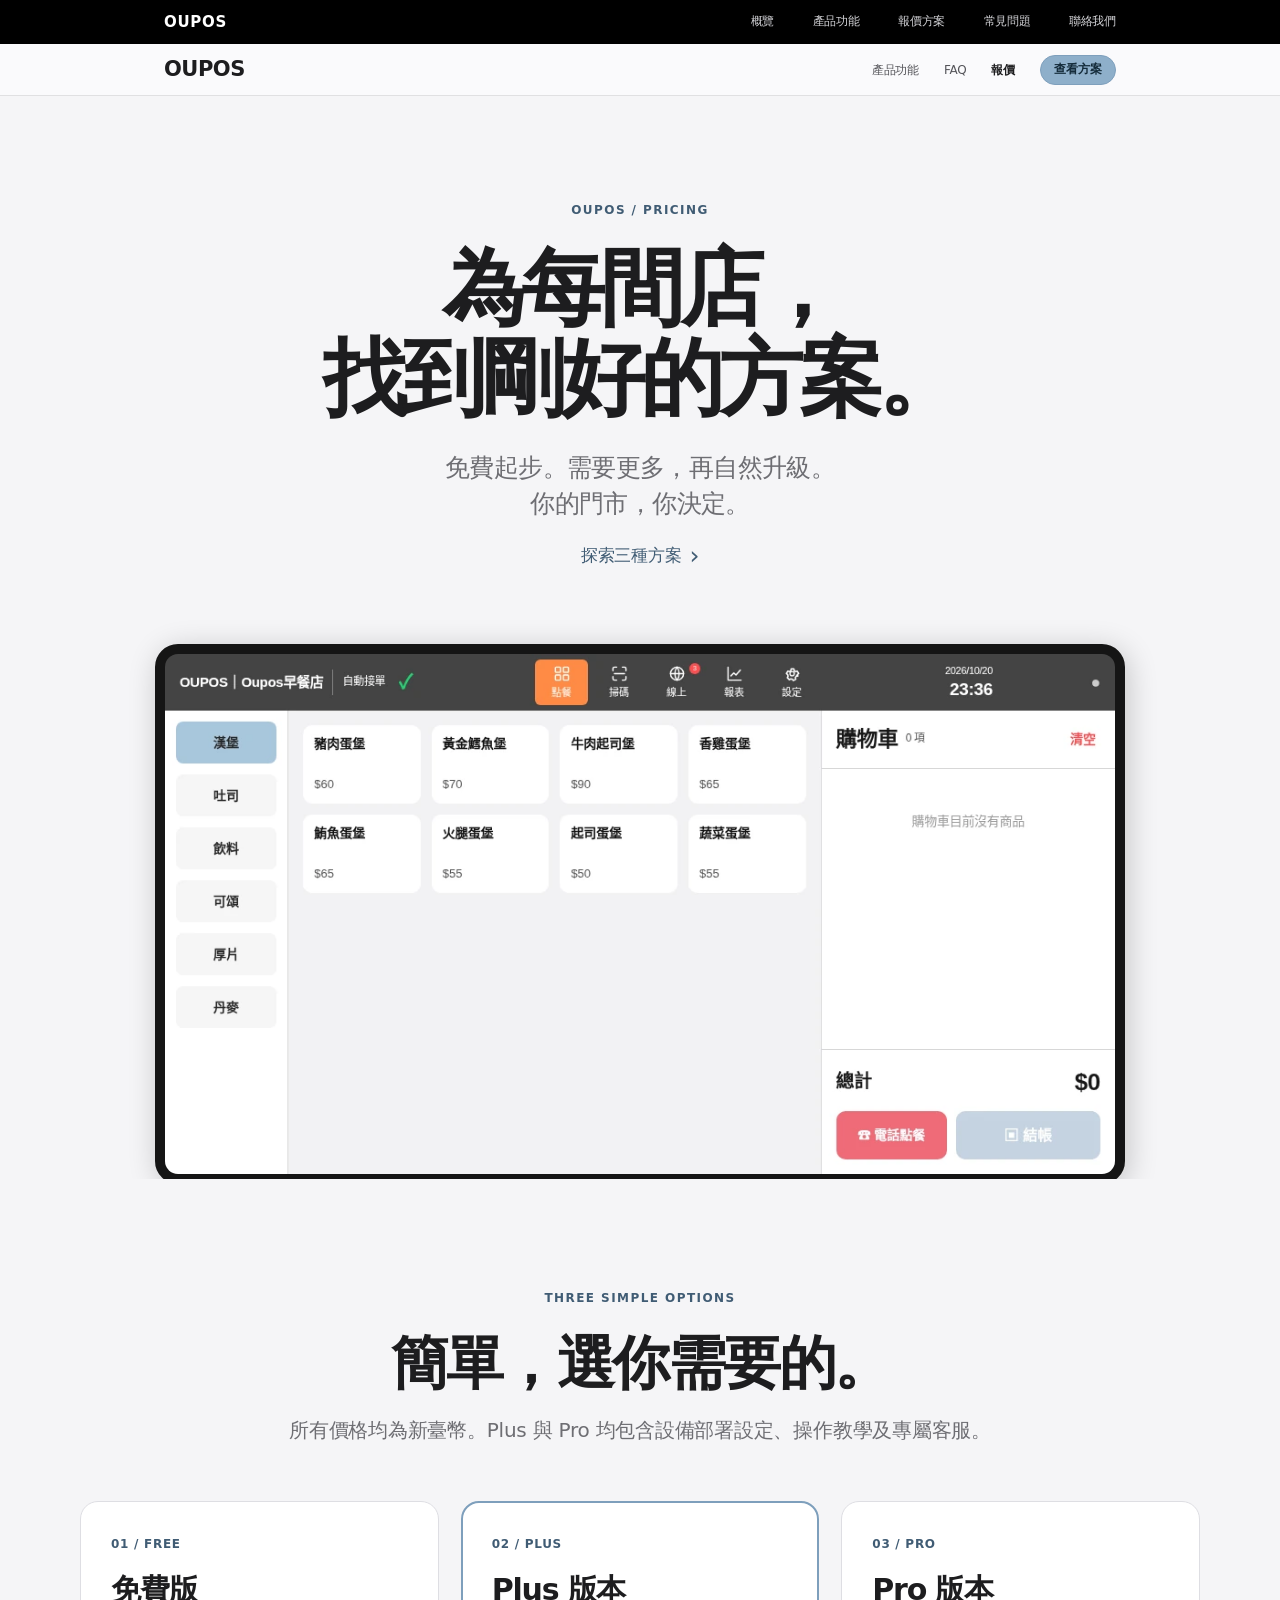
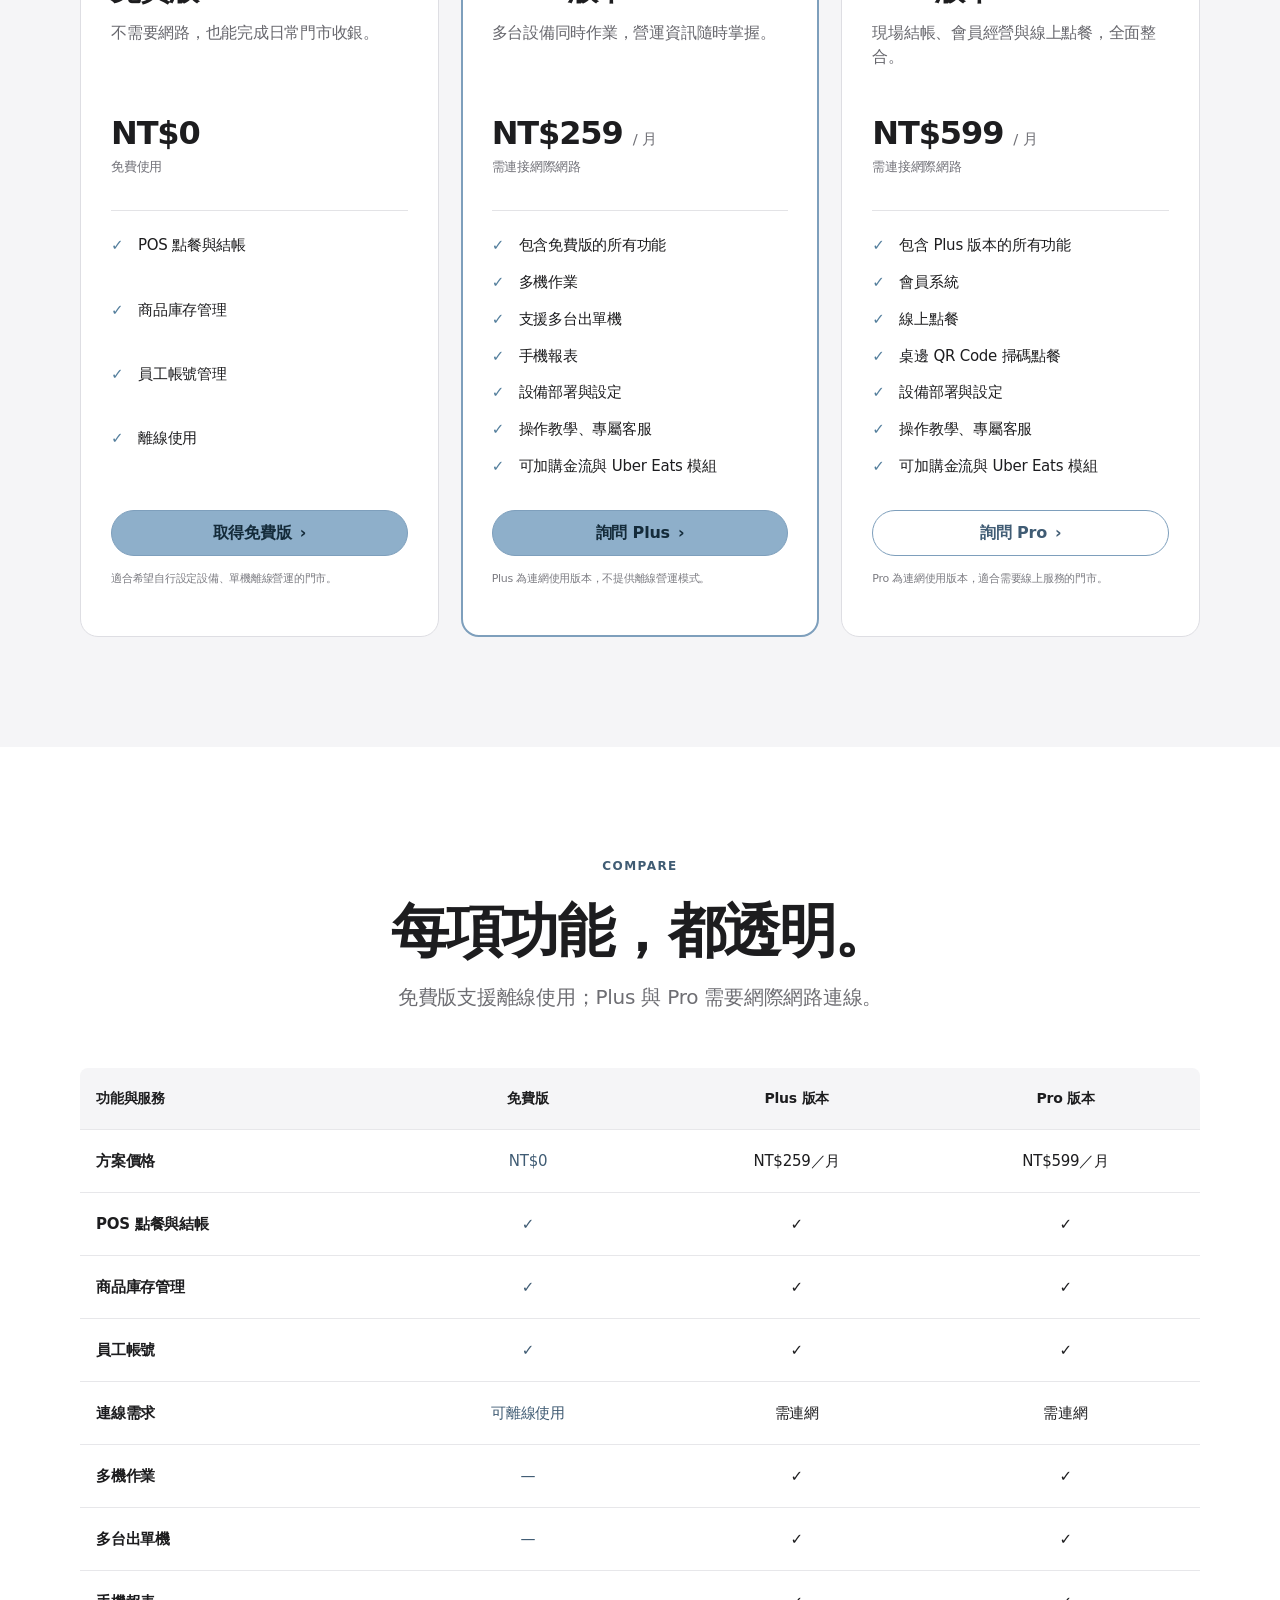
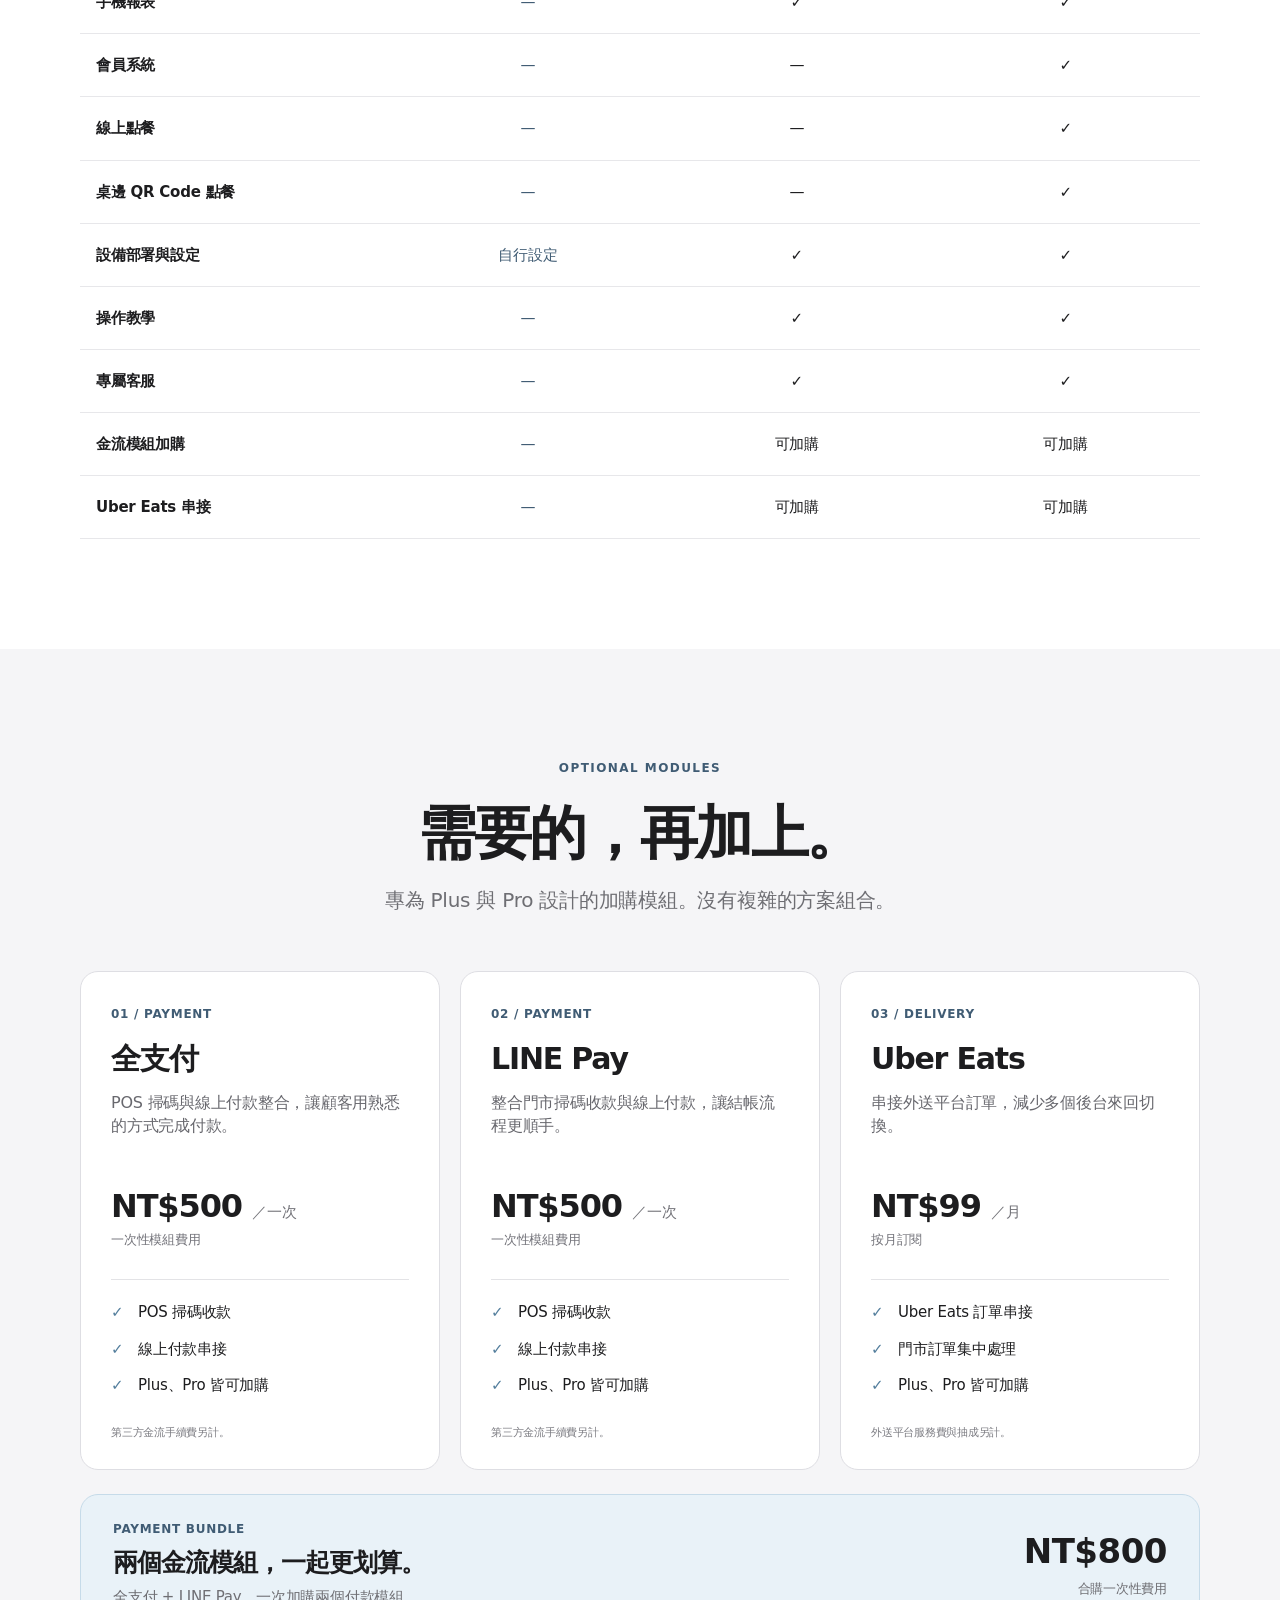
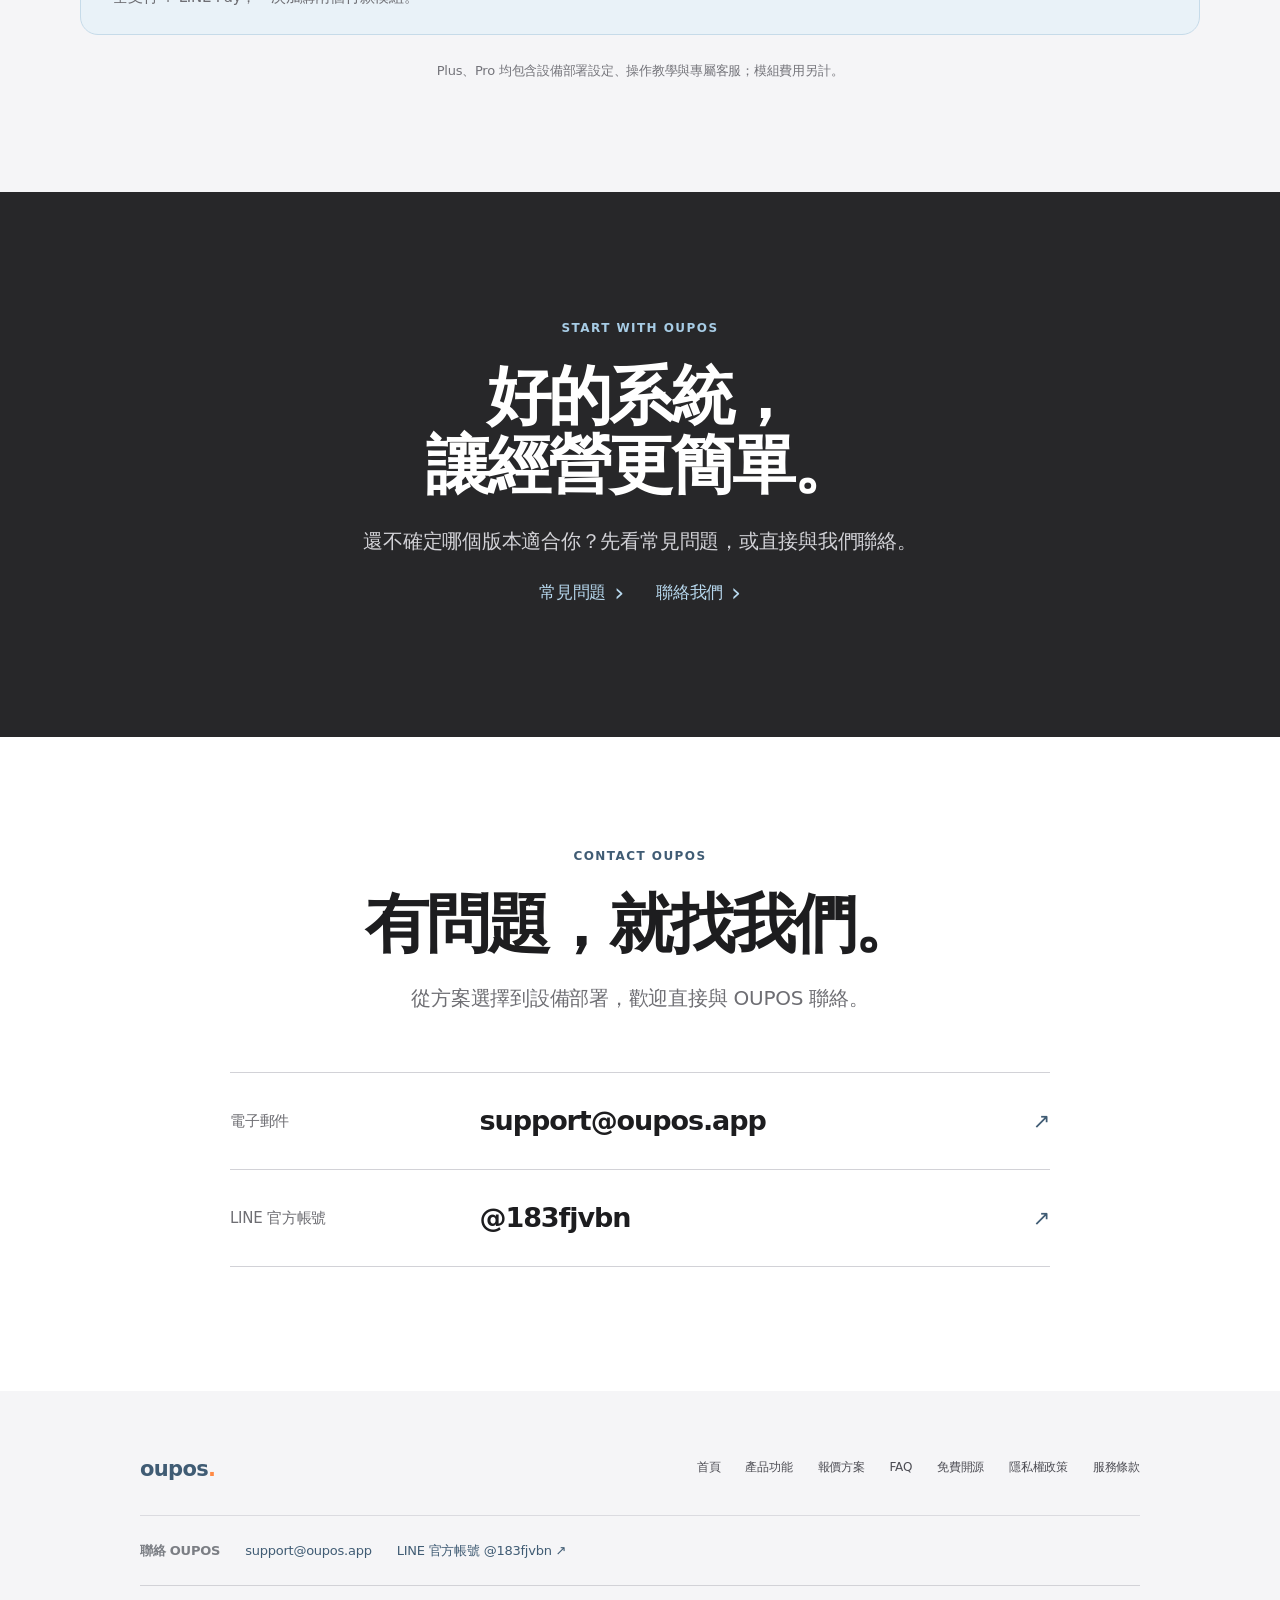
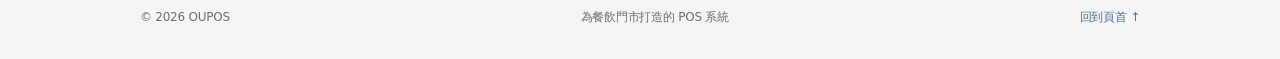
<file: pricing.html>
<!doctype html>
<html lang="zh-Hant">
<head>
  <meta charset="utf-8">
  <meta name="viewport" content="width=device-width, initial-scale=1">
  <meta name="theme-color" content="#f5f5f7">
  <meta name="description" content="OUPOS POS 系統報價：免費版 NT$0、Plus NT$259／月、Pro NT$599／月。比較離線使用、多機、出單機、手機報表、會員與線上點餐；另有 LINE Pay、全支付及 Uber Eats 加購模組。">
  <meta name="robots" content="index,follow,max-image-preview:large">
  <link rel="canonical" href="https://oupos.app/pricing">
  <link rel="alternate" hreflang="zh-Hant-TW" href="https://oupos.app/pricing">
  <meta property="og:type" content="website">
  <meta property="og:site_name" content="OUPOS">
  <meta property="og:locale" content="zh_TW">
  <meta property="og:title" content="OUPOS 報價方案｜免費版、Plus、Pro">
  <meta property="og:description" content="OUPOS POS 系統報價：免費版 NT$0、Plus NT$259／月、Pro NT$599／月。比較離線使用、多機、出單機、手機報表、會員與線上點餐；另有 LINE Pay、全支付及 Uber Eats 加購模組。">
  <meta property="og:url" content="https://oupos.app/pricing">
  <meta property="og:image" content="https://oupos.app/assets/og-oupos.png">
  <meta name="twitter:card" content="summary_large_image">
  <meta name="twitter:title" content="OUPOS 報價方案｜免費版、Plus、Pro">
  <meta name="twitter:description" content="OUPOS POS 系統報價：免費版 NT$0、Plus NT$259／月、Pro NT$599／月。比較離線使用、多機、出單機、手機報表、會員與線上點餐；另有 LINE Pay、全支付及 Uber Eats 加購模組。">
  <meta name="twitter:image" content="https://oupos.app/assets/og-oupos.png">
  <title>OUPOS 報價方案｜免費版、Plus、Pro</title>
  <link rel="icon" href="/assets/favicon.svg" type="image/svg+xml">
  <link rel="stylesheet" href="/styles.css?v=20261021c">
  <link rel="stylesheet" href="/pages.css?v=20261021c">
  <script type="application/ld+json">{"@context":"https://schema.org","@graph":[{"@type":"WebPage","@id":"https://oupos.app/pricing#webpage","url":"https://oupos.app/pricing","name":"OUPOS 報價方案｜免費版、Plus、Pro","description":"OUPOS POS 系統報價：免費版 NT$0、Plus NT$259／月、Pro NT$599／月。比較離線使用、多機、出單機、手機報表、會員與線上點餐；另有 LINE Pay、全支付及 Uber Eats 加購模組。","inLanguage":"zh-Hant-TW","isPartOf":{"@id":"https://oupos.app/#website"},"publisher":{"@id":"https://oupos.app/#organization"}},{"@type":"BreadcrumbList","itemListElement":[{"@type":"ListItem","position":1,"name":"首頁","item":"https://oupos.app/"},{"@type":"ListItem","position":2,"name":"報價方案","item":"https://oupos.app/pricing"}]}]}</script>
<link rel="stylesheet" href="/apple-ui.css?v=20261021-apple4">
</head>
<body class="apple-redesign apple-pricing-page"><a class="skip-link" href="#main">跳至主要內容</a><div class="global-nav" id="global-top"><div class="global-nav-inner">
<a class="global-mark" href="/" aria-label="OUPOS 首頁">OUPOS</a>
<nav class="global-nav-links" aria-label="全站導覽"><a href="/">概覽</a><a href="/#features">產品功能</a><a href="/pricing">報價方案</a><a href="/faq">常見問題</a><a href="mailto:support@oupos.app">聯絡我們</a></nav>
<details class="global-mobile"><summary aria-label="展開網站選單"><span></span><span></span></summary><nav aria-label="行動版網站選單"><a href="/">概覽</a><a href="/#features">產品功能</a><a href="/pricing">報價方案</a><a href="/faq">常見問題</a><a href="mailto:support@oupos.app">聯絡我們</a></nav></details>
</div></div><header class="product-nav" id="top"><div class="product-nav-inner"><a class="product-nav-name" href="/">OUPOS</a><nav class="product-nav-right" aria-label="OUPOS 導覽"><a href="/#features" class="product-nav-link">產品功能</a><a href="/faq" class="product-nav-link" >FAQ</a><a href="/pricing" class="product-nav-link" aria-current="page">報價</a><a href="/pricing" class="pill pill-small">查看方案</a></nav></div></header>
<main id="main"><section class="apple-hero apple-hero-pricing"><div class="apple-content apple-hero-center"><p class="apple-eyebrow">OUPOS / PRICING</p><h1>為每間店，<br>找到剛好的方案。</h1><p class="apple-hero-lead">免費起步。需要更多，再自然升級。<br>你的門市，你決定。</p><a href="#pricing" class="apple-inline-link">探索三種方案 <span aria-hidden="true">›</span></a>
<div class="apple-hero-device"><div class="apple-device"><img src="/assets/tour-01.webp" width="1040" height="570" alt="OUPOS POS 結帳系統：商品分類與點餐介面" fetchpriority="high"></div></div></div></section>
<section class="apple-plans" id="pricing" aria-labelledby="pricing-title"><div class="apple-content"><div class="apple-section-heading"><p class="apple-eyebrow">THREE SIMPLE OPTIONS</p><h2 id="pricing-title">簡單，選你需要的。</h2><p>所有價格均為新臺幣。Plus 與 Pro 均包含設備部署設定、操作教學及專屬客服。</p></div>
<div class="pricing-grid">
<article aria-labelledby="plan-free-title" class="plan-card reveal" id="plan-free">
<div class="plan-top"><span class="plan-kicker">01 / FREE</span><h3 id="plan-free-title">免費版</h3><p>不需要網路，也能完成日常門市收銀。</p></div>
<div class="plan-price"><strong>NT$0</strong><span>免費使用</span></div><div class="plan-divider"></div>
<ul><li>POS 點餐與結帳</li><li>商品庫存管理</li><li>員工帳號管理</li><li>離線使用</li></ul>
<a class="pill plan-cta" href="/#download">取得免費版 <span aria-hidden="true">›</span></a>
<small>適合希望自行設定設備、單機離線營運的門市。</small>
</article>
<article aria-labelledby="plan-plus-title" class="plan-card plan-featured reveal" id="plan-plus">
<div class="plan-top"><span class="plan-kicker">02 / PLUS</span><h3 id="plan-plus-title">Plus 版本</h3><p>多台設備同時作業，營運資訊隨時掌握。</p></div>
<div class="plan-price"><strong>NT$259 <span class="price-period">/ 月</span></strong><span>需連接網際網路</span></div><div class="plan-divider"></div>
<ul><li>包含免費版的所有功能</li><li>多機作業</li><li>支援多台出單機</li><li>手機報表</li><li>設備部署與設定</li><li>操作教學、專屬客服</li><li>可加購金流與 Uber Eats 模組</li></ul>
<a class="pill plan-cta" href="#contact">詢問 Plus <span aria-hidden="true">›</span></a>
<small>Plus 為連網使用版本，不提供離線營運模式。</small>
</article>
<article aria-labelledby="plan-pro-title" class="plan-card reveal" id="plan-pro">
<div class="plan-top"><span class="plan-kicker">03 / PRO</span><h3 id="plan-pro-title">Pro 版本</h3><p>現場結帳、會員經營與線上點餐，全面整合。</p></div>
<div class="plan-price"><strong>NT$599 <span class="price-period">/ 月</span></strong><span>需連接網際網路</span></div><div class="plan-divider"></div>
<ul><li>包含 Plus 版本的所有功能</li><li>會員系統</li><li>線上點餐</li><li>桌邊 QR Code 掃碼點餐</li><li>設備部署與設定</li><li>操作教學、專屬客服</li><li>可加購金流與 Uber Eats 模組</li></ul>
<a class="pill pill-outline plan-cta" href="#contact">詢問 Pro <span aria-hidden="true">›</span></a>
<small>Pro 為連網使用版本，適合需要線上服務的門市。</small>
</article>
</div>
</div></section>
<section class="apple-comparison" id="compare" aria-labelledby="compare-title"><div class="apple-content"><div class="apple-section-heading"><p class="apple-eyebrow">COMPARE</p><h2 id="compare-title">每項功能，都透明。</h2><p>免費版支援離線使用；Plus 與 Pro 需要網際網路連線。</p></div><div class="comparison"><div class="comparison-head"><h3>功能差異，一看就懂。</h3><p>價格均為新臺幣；Plus、Pro 按月計費。加購模組另計。</p></div>
<div class="table-scroll"><table class="comparison-table"><thead><tr><th scope="col">功能與服務</th><th scope="col">免費版</th><th scope="col">Plus 版本</th><th scope="col">Pro 版本</th></tr></thead><tbody>
<tr><th scope="row">方案價格</th><td>NT$0</td><td>NT$259／月</td><td>NT$599／月</td></tr>
<tr><th scope="row">POS 點餐與結帳</th><td>✓</td><td>✓</td><td>✓</td></tr>
<tr><th scope="row">商品庫存管理</th><td>✓</td><td>✓</td><td>✓</td></tr>
<tr><th scope="row">員工帳號</th><td>✓</td><td>✓</td><td>✓</td></tr>
<tr><th scope="row">連線需求</th><td>可離線使用</td><td>需連網</td><td>需連網</td></tr>
<tr><th scope="row">多機作業</th><td>—</td><td>✓</td><td>✓</td></tr>
<tr><th scope="row">多台出單機</th><td>—</td><td>✓</td><td>✓</td></tr>
<tr><th scope="row">手機報表</th><td>—</td><td>✓</td><td>✓</td></tr>
<tr><th scope="row">會員系統</th><td>—</td><td>—</td><td>✓</td></tr>
<tr><th scope="row">線上點餐</th><td>—</td><td>—</td><td>✓</td></tr>
<tr><th scope="row">桌邊 QR Code 點餐</th><td>—</td><td>—</td><td>✓</td></tr>
<tr><th scope="row">設備部署與設定</th><td>自行設定</td><td>✓</td><td>✓</td></tr>
<tr><th scope="row">操作教學</th><td>—</td><td>✓</td><td>✓</td></tr>
<tr><th scope="row">專屬客服</th><td>—</td><td>✓</td><td>✓</td></tr>
<tr><th scope="row">金流模組加購</th><td>—</td><td>可加購</td><td>可加購</td></tr>
<tr><th scope="row">Uber Eats 串接</th><td>—</td><td>可加購</td><td>可加購</td></tr>
</tbody></table></div></div></div></section>
<section class="apple-addon-section" id="modules" aria-labelledby="modules-title"><div class="apple-content"><div class="apple-section-heading"><p class="apple-eyebrow">OPTIONAL MODULES</p><h2 id="modules-title">需要的，再加上。</h2><p>專為 Plus 與 Pro 設計的加購模組。沒有複雜的方案組合。</p></div><div aria-labelledby="addons-title" class="addons" id="addons">
<div class="section-head reveal addons-heading">
<p class="eyebrow">OPTIONAL MODULES</p>
<h3 id="addons-title">加購，剛剛好。</h3>
<p>為 Plus 與 Pro 加上更多能力。依照門市需求選擇，費用一目了然。</p>
</div>
<div class="addon-grid">
<article aria-labelledby="addon-pxpay-title" class="plan-card addon-plan reveal" id="addon-pxpay">
<div class="plan-top"><span class="plan-kicker">01 / PAYMENT</span>
<h3 id="addon-pxpay-title">全支付</h3>
<p>POS 掃碼與線上付款整合，讓顧客用熟悉的方式完成付款。</p>
</div>
<div class="plan-price"><strong>NT$500 <span class="price-period">／一次</span></strong><span>一次性模組費用</span></div>
<div class="plan-divider"></div>
<ul><li>POS 掃碼收款</li><li>線上付款串接</li><li>Plus、Pro 皆可加購</li></ul>
<small>第三方金流手續費另計。</small>
</article>
<article aria-labelledby="addon-linepay-title" class="plan-card addon-plan reveal" id="addon-linepay">
<div class="plan-top"><span class="plan-kicker">02 / PAYMENT</span>
<h3 id="addon-linepay-title">LINE Pay</h3>
<p>整合門市掃碼收款與線上付款，讓結帳流程更順手。</p>
</div>
<div class="plan-price"><strong>NT$500 <span class="price-period">／一次</span></strong><span>一次性模組費用</span></div>
<div class="plan-divider"></div>
<ul><li>POS 掃碼收款</li><li>線上付款串接</li><li>Plus、Pro 皆可加購</li></ul>
<small>第三方金流手續費另計。</small>
</article>
<article aria-labelledby="addon-ubereats-title" class="plan-card addon-plan reveal" id="addon-ubereats">
<div class="plan-top"><span class="plan-kicker">03 / DELIVERY</span>
<h3 id="addon-ubereats-title">Uber Eats</h3>
<p>串接外送平台訂單，減少多個後台來回切換。</p>
</div>
<div class="plan-price"><strong>NT$99 <span class="price-period">／月</span></strong><span>按月訂閱</span></div>
<div class="plan-divider"></div>
<ul><li>Uber Eats 訂單串接</li><li>門市訂單集中處理</li><li>Plus、Pro 皆可加購</li></ul>
<small>外送平台服務費與抽成另計。</small>
</article>
</div>
<div class="addon-bundle-bar reveal" id="addon-payments">
<div class="addon-bundle-copy"><span class="plan-kicker">PAYMENT BUNDLE</span><h4>兩個金流模組，一起更划算。</h4><p>全支付 + LINE Pay，一次加購兩個付款模組。</p></div>
<div class="addon-bundle-price"><strong>NT$800</strong><span>合購一次性費用</span></div>
</div>
<p class="addon-bottom-note">Plus、Pro 均包含設備部署設定、操作教學與專屬客服；模組費用另計。</p>
</div></div></section>
<section class="apple-dark-cta"><div class="apple-content"><p class="apple-eyebrow">START WITH OUPOS</p><h2>好的系統，<br>讓經營更簡單。</h2><p>還不確定哪個版本適合你？先看常見問題，或直接與我們聯絡。</p><div class="apple-actions"><a href="/faq" class="apple-inline-link">常見問題 <span aria-hidden="true">›</span></a><a href="#contact" class="apple-inline-link">聯絡我們 <span aria-hidden="true">›</span></a></div></div></section>
<section class="apple-contact" id="contact" aria-labelledby="apple-contact-title"><div class="apple-content">
<p class="apple-eyebrow">CONTACT OUPOS</p><h2 id="apple-contact-title">有問題，就找我們。</h2>
<p class="apple-contact-lead">從方案選擇到設備部署，歡迎直接與 OUPOS 聯絡。</p>
<div class="apple-contact-methods">
<a href="mailto:support@oupos.app" class="apple-contact-method"><span class="apple-contact-label">電子郵件</span><strong>support@oupos.app</strong><span class="apple-arrow" aria-hidden="true">↗</span></a>
<a href="https://line.me/R/ti/p/%40183fjvbn" target="_blank" rel="noopener noreferrer" class="apple-contact-method"><span class="apple-contact-label">LINE 官方帳號</span><strong>@183fjvbn</strong><span class="apple-arrow" aria-hidden="true">↗</span></a>
</div></div></section></main><footer class="site-footer"><div class="footer-inner"><div class="footer-top"><a class="footer-logo" href="/">oupos<span>.</span></a><nav aria-label="頁尾導覽" class="footer-nav"><a href="/">首頁</a><a href="/#features">產品功能</a><a href="/pricing">報價方案</a><a href="/faq">FAQ</a><a href="/#opensource">免費開源</a><a href="/privacy">隱私權政策</a><a href="/terms">服務條款</a></nav></div><div class="footer-contact"><span>聯絡 OUPOS</span><a href="mailto:support@oupos.app">support@oupos.app</a><a href="https://line.me/R/ti/p/%40183fjvbn" rel="noopener noreferrer" target="_blank">LINE 官方帳號 @183fjvbn ↗</a></div><div class="footer-bottom"><span>© 2026 OUPOS</span><span>為餐飲門市打造的 POS 系統</span><a href="#top">回到頁首 ↑</a></div></div></footer></body></html>
</file>
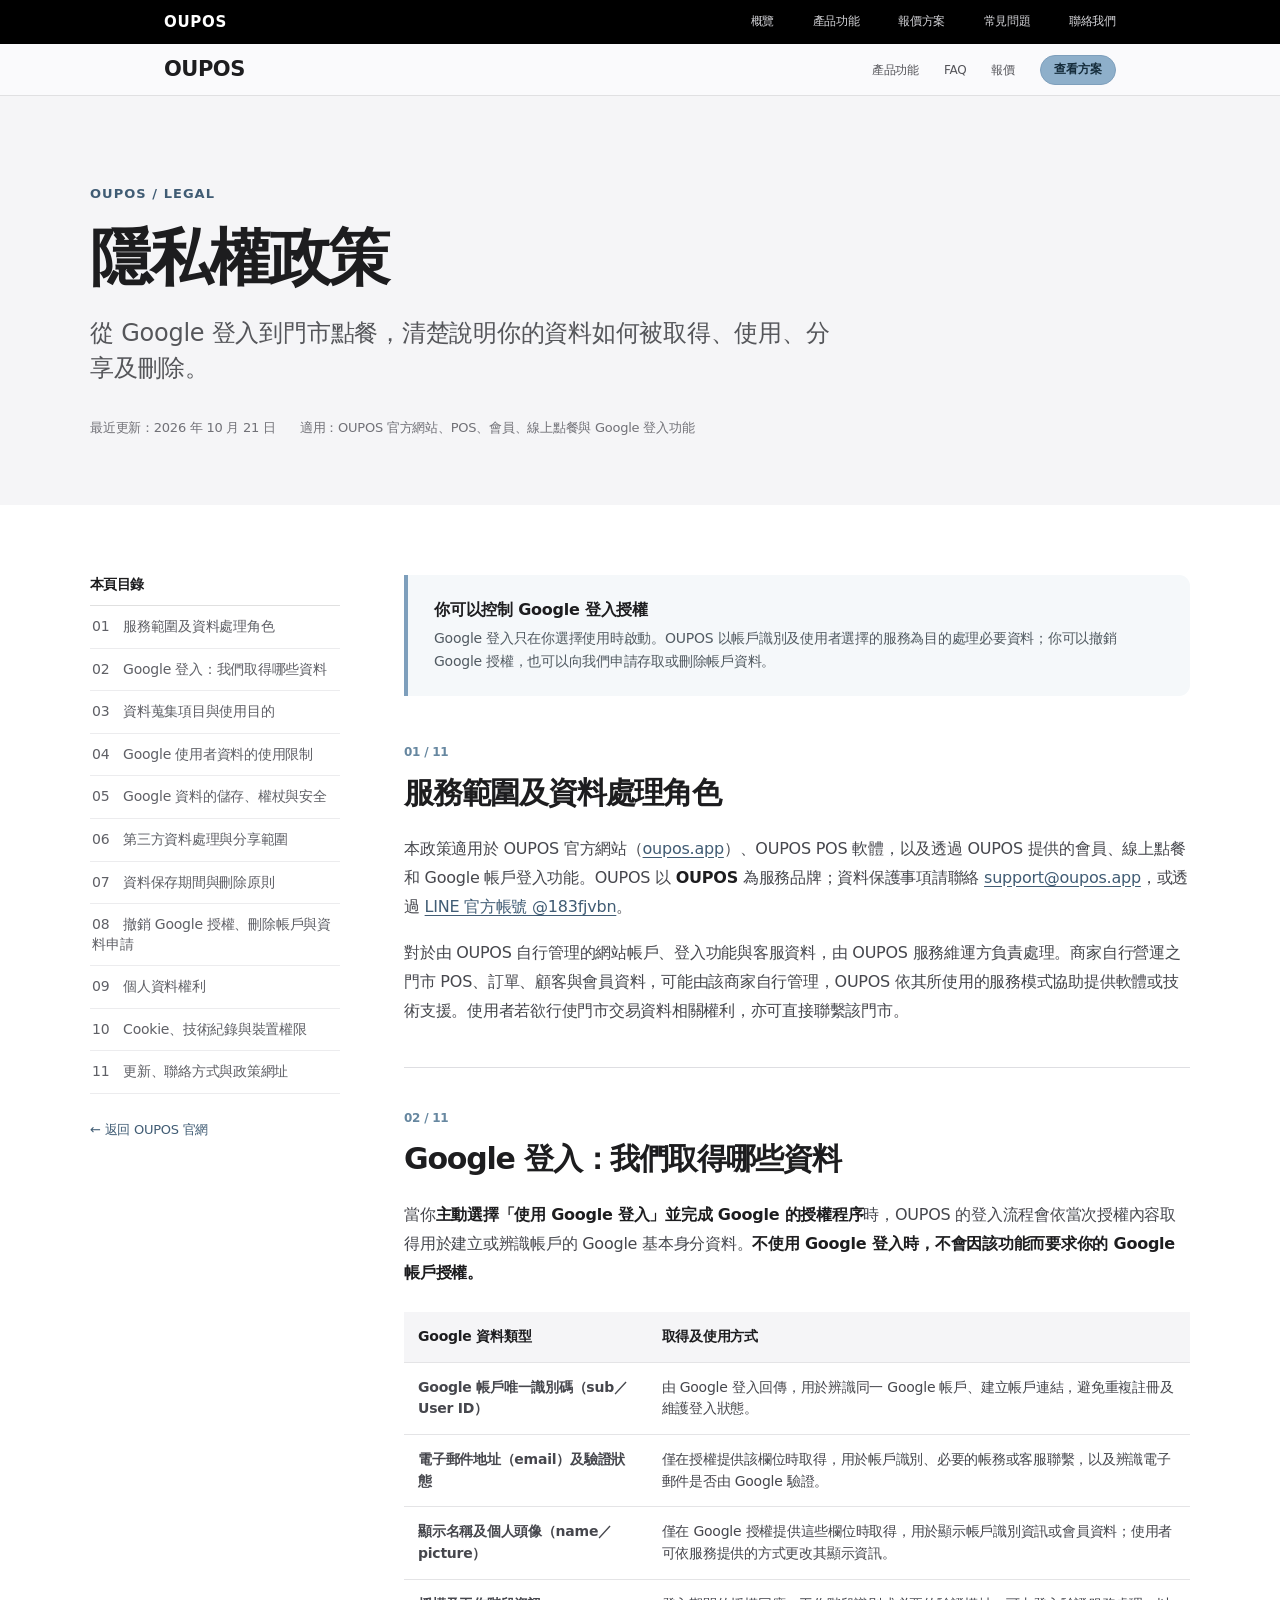
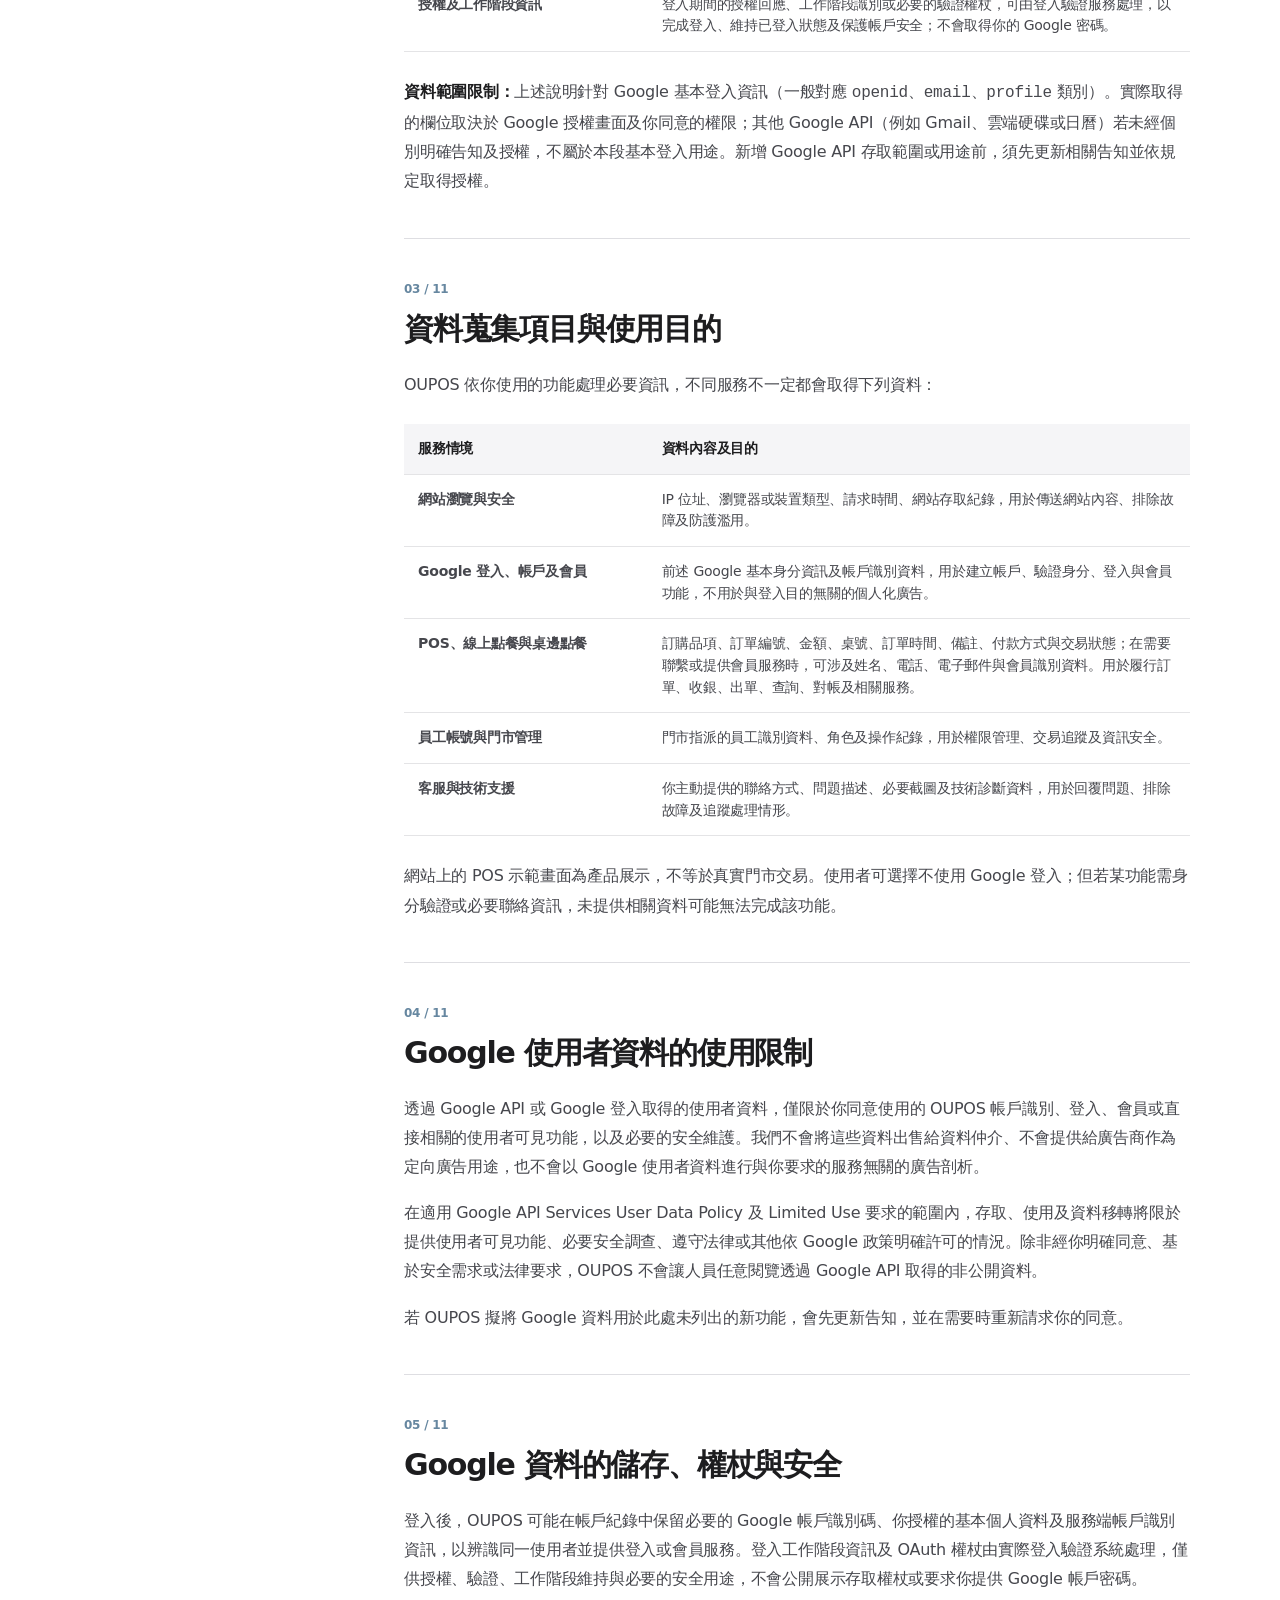
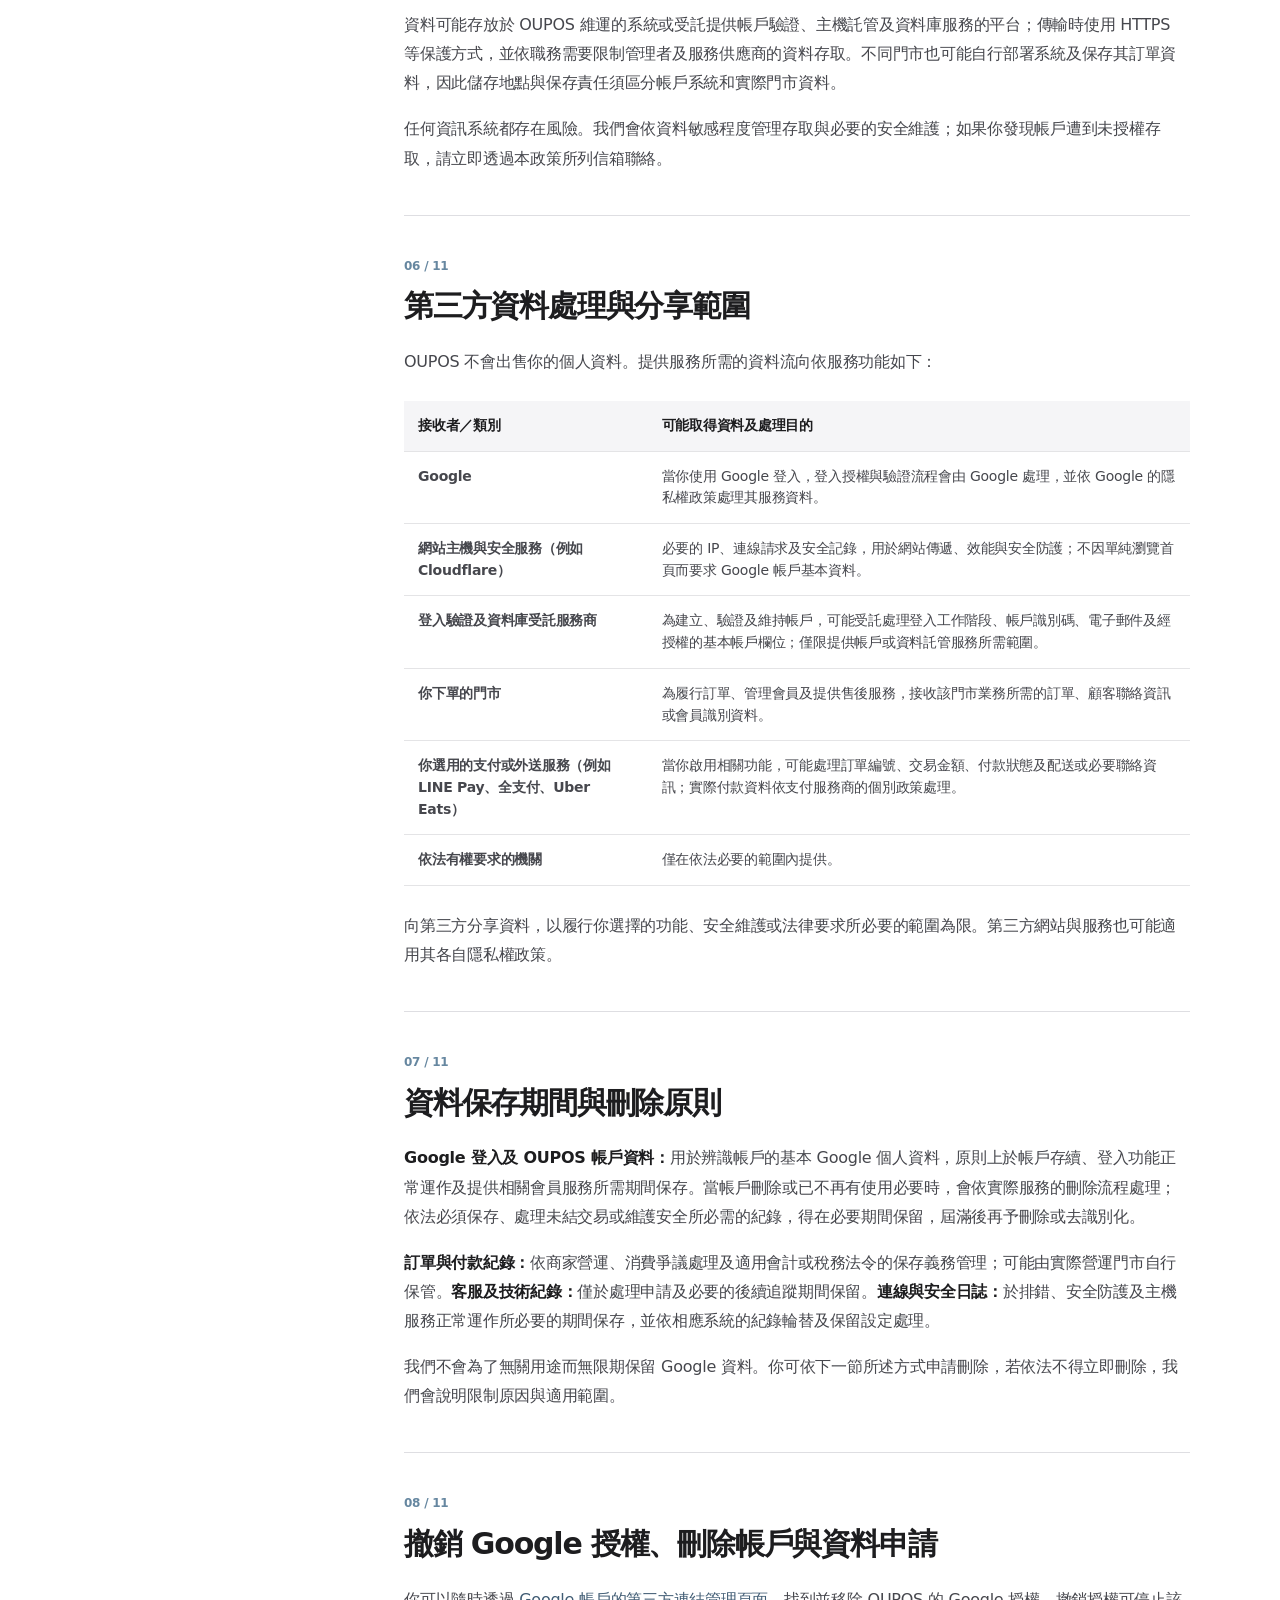
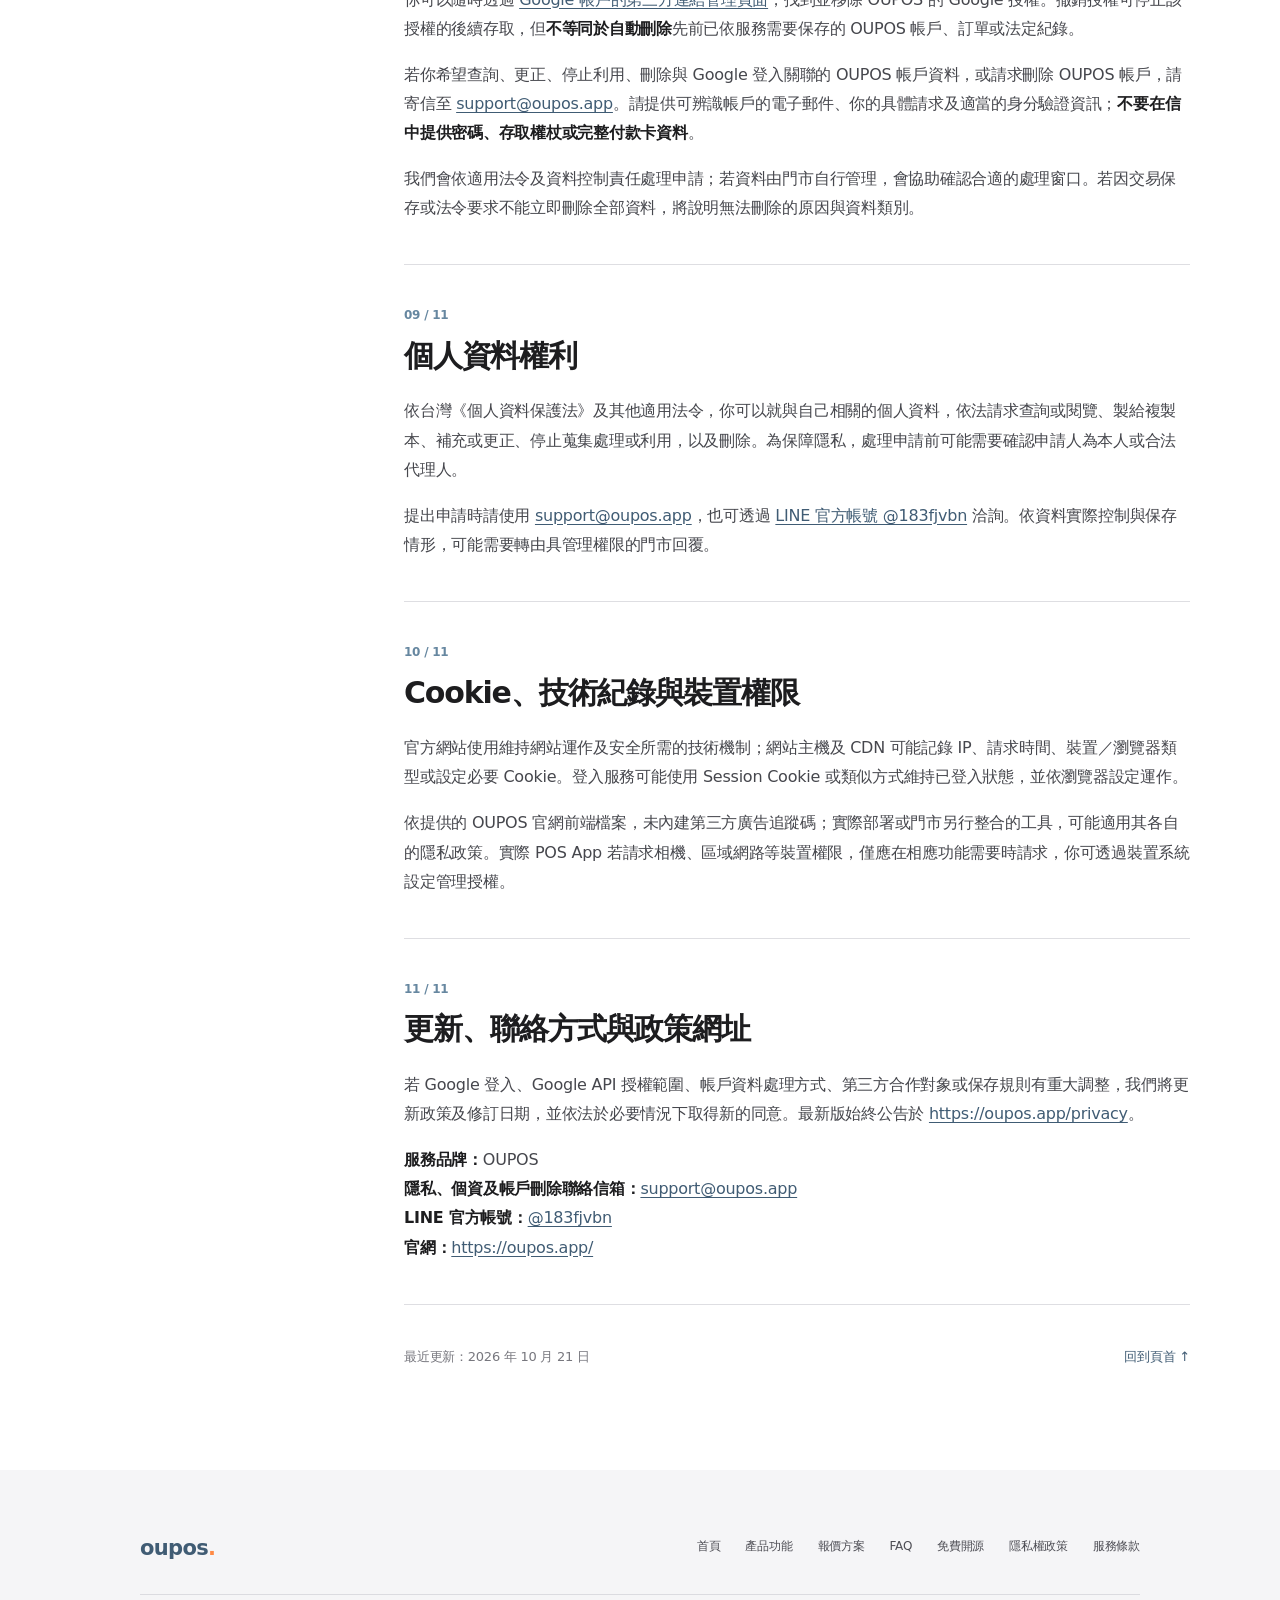
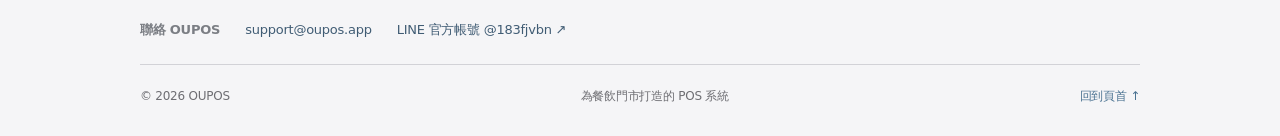
<file: privacy.html>
<!DOCTYPE html>

<html lang="zh-Hant">
<head>
<meta charset="utf-8"/>
<meta content="width=device-width, initial-scale=1" name="viewport"/>
<meta content="#f5f5f7" name="theme-color"/>
<meta content="OUPOS 隱私權政策｜清楚說明 Google 登入、會員、POS 與線上點餐的資料蒐集項目、使用目的、保存、第三方共享、撤銷授權與刪除申請方式。" name="description"/>
<meta content="index,follow" name="robots"/>
<link href="https://oupos.app/privacy" rel="canonical"/>
<meta content="website" property="og:type"/>
<meta content="OUPOS" property="og:site_name"/>
<meta content="zh_TW" property="og:locale"/>
<meta content="隱私權政策｜OUPOS" property="og:title"/>
<meta content="OUPOS 隱私權政策｜清楚說明 Google 登入、會員、POS 與線上點餐的資料蒐集項目、使用目的、保存、第三方共享、撤銷授權與刪除申請方式。" property="og:description"/>
<meta content="https://oupos.app/privacy" property="og:url"/>
<meta content="https://oupos.app/assets/og-oupos.png" property="og:image"/>
<meta content="summary_large_image" name="twitter:card"/>
<title>隱私權政策｜OUPOS｜Google 登入與個人資料處理</title>
<link href="assets/favicon.svg" rel="icon" type="image/svg+xml"/>
<link href="styles.css?v=20261021c" rel="stylesheet"/>
<link href="legal.css?v=20261021oauth1" rel="stylesheet"/>
<link href="pages.css?v=20261021c" rel="stylesheet"/>
<link href="/apple-ui.css?v=20261021-apple4" rel="stylesheet"/>
</head>
<body class="apple-redesign">
<a class="skip-link" href="#main">跳至主要內容</a>
<div class="global-nav" id="global-top"><div class="global-nav-inner">
<a aria-label="OUPOS 首頁" class="global-mark" href="/">OUPOS</a>
<nav aria-label="全站導覽" class="global-nav-links"><a href="/">概覽</a><a href="/#features">產品功能</a><a href="/pricing">報價方案</a><a href="/faq">常見問題</a><a href="mailto:support@oupos.app">聯絡我們</a></nav>
<details class="global-mobile"><summary aria-label="展開網站選單"><span></span><span></span></summary><nav aria-label="行動版網站選單"><a href="/">概覽</a><a href="/#features">產品功能</a><a href="/pricing">報價方案</a><a href="/faq">常見問題</a><a href="mailto:support@oupos.app">聯絡我們</a></nav></details>
</div></div><header class="product-nav" id="top"><div class="product-nav-inner"><a class="product-nav-name" href="/">OUPOS</a><nav aria-label="OUPOS 導覽" class="product-nav-right"><a class="product-nav-link" href="/#features">產品功能</a><a class="product-nav-link" href="/faq">FAQ</a><a class="product-nav-link" href="/pricing">報價</a><a class="pill pill-small" href="/pricing">查看方案</a></nav></div></header>
<main id="main">
<section class="legal-hero"><div class="legal-hero-inner"><p class="legal-eyebrow">OUPOS / LEGAL</p><h1>隱私權政策</h1><p class="legal-lead">從 Google 登入到門市點餐，清楚說明你的資料如何被取得、使用、分享及刪除。</p><div class="legal-meta"><span>最近更新：2026 年 10 月 21 日</span><span>適用：OUPOS 官方網站、POS、會員、線上點餐與 Google 登入功能</span></div></div></section>
<div class="legal-shell"><aside aria-label="本頁目錄" class="legal-sidebar"><h2>本頁目錄</h2><nav><a href="#scope">01　服務範圍及資料處理角色</a><a href="#google">02　Google 登入：我們取得哪些資料</a><a href="#purpose">03　資料蒐集項目與使用目的</a><a href="#google-use">04　Google 使用者資料的使用限制</a><a href="#storage">05　Google 資料的儲存、權杖與安全</a><a href="#sharing">06　第三方資料處理與分享範圍</a><a href="#retention">07　資料保存期間與刪除原則</a><a href="#delete">08　撤銷 Google 授權、刪除帳戶與資料申請</a><a href="#rights">09　個人資料權利</a><a href="#cookies">10　Cookie、技術紀錄與裝置權限</a><a href="#contact">11　更新、聯絡方式與政策網址</a></nav><a class="legal-back" href="/">← 返回 OUPOS 官網</a></aside>
<article aria-label="隱私權政策" class="legal-main"><div class="legal-notice"><strong>你可以控制 Google 登入授權</strong><p>Google 登入只在你選擇使用時啟動。OUPOS 以帳戶識別及使用者選擇的服務為目的處理必要資料；你可以撤銷 Google 授權，也可以向我們申請存取或刪除帳戶資料。</p></div><section aria-labelledby="scope-heading" class="legal-section" id="scope"><div class="legal-section-number">01 / 11</div><h2 id="scope-heading">服務範圍及資料處理角色</h2><div class="legal-prose">
<p>本政策適用於 OUPOS 官方網站（<a href="https://oupos.app/">oupos.app</a>）、OUPOS POS 軟體，以及透過 OUPOS 提供的會員、線上點餐和 Google 帳戶登入功能。OUPOS 以 <strong>OUPOS</strong> 為服務品牌；資料保護事項請聯絡 <a href="mailto:support@oupos.app">support@oupos.app</a>，或透過 <a href="https://line.me/R/ti/p/%40183fjvbn" rel="noopener noreferrer" target="_blank">LINE 官方帳號 @183fjvbn</a>。</p>
<p>對於由 OUPOS 自行管理的網站帳戶、登入功能與客服資料，由 OUPOS 服務維運方負責處理。商家自行營運之門市 POS、訂單、顧客與會員資料，可能由該商家自行管理，OUPOS 依其所使用的服務模式協助提供軟體或技術支援。使用者若欲行使門市交易資料相關權利，亦可直接聯繫該門市。</p>
</div></section><section aria-labelledby="google-heading" class="legal-section" id="google"><div class="legal-section-number">02 / 11</div><h2 id="google-heading">Google 登入：我們取得哪些資料</h2><div class="legal-prose">
<p>當你<strong>主動選擇「使用 Google 登入」並完成 Google 的授權程序</strong>時，OUPOS 的登入流程會依當次授權內容取得用於建立或辨識帳戶的 Google 基本身分資料。<strong>不使用 Google 登入時，不會因該功能而要求你的 Google 帳戶授權。</strong></p>
<div class="legal-table-scroll"><table aria-label="Google 登入資料與用途" class="legal-table"><thead><tr><th scope="col">Google 資料類型</th><th scope="col">取得及使用方式</th></tr></thead><tbody>
<tr><th scope="row">Google 帳戶唯一識別碼（sub／User ID）</th><td>由 Google 登入回傳，用於辨識同一 Google 帳戶、建立帳戶連結，避免重複註冊及維護登入狀態。</td></tr>
<tr><th scope="row">電子郵件地址（email）及驗證狀態</th><td>僅在授權提供該欄位時取得，用於帳戶識別、必要的帳務或客服聯繫，以及辨識電子郵件是否由 Google 驗證。</td></tr>
<tr><th scope="row">顯示名稱及個人頭像（name／picture）</th><td>僅在 Google 授權提供這些欄位時取得，用於顯示帳戶識別資訊或會員資料；使用者可依服務提供的方式更改其顯示資訊。</td></tr>
<tr><th scope="row">授權及工作階段資訊</th><td>登入期間的授權回應、工作階段識別或必要的驗證權杖，可由登入驗證服務處理，以完成登入、維持已登入狀態及保護帳戶安全；不會取得你的 Google 密碼。</td></tr>
</tbody></table></div>
<p><strong>資料範圍限制：</strong>上述說明針對 Google 基本登入資訊（一般對應 <code>openid</code>、<code>email</code>、<code>profile</code> 類別）。實際取得的欄位取決於 Google 授權畫面及你同意的權限；其他 Google API（例如 Gmail、雲端硬碟或日曆）若未經個別明確告知及授權，不屬於本段基本登入用途。新增 Google API 存取範圍或用途前，須先更新相關告知並依規定取得授權。</p>
</div></section><section aria-labelledby="purpose-heading" class="legal-section" id="purpose"><div class="legal-section-number">03 / 11</div><h2 id="purpose-heading">資料蒐集項目與使用目的</h2><div class="legal-prose">
<p>OUPOS 依你使用的功能處理必要資訊，不同服務不一定都會取得下列資料：</p>
<div class="legal-table-scroll"><table aria-label="OUPOS 資料處理與用途" class="legal-table"><thead><tr><th scope="col">服務情境</th><th scope="col">資料內容及目的</th></tr></thead><tbody>
<tr><th scope="row">網站瀏覽與安全</th><td>IP 位址、瀏覽器或裝置類型、請求時間、網站存取紀錄，用於傳送網站內容、排除故障及防護濫用。</td></tr>
<tr><th scope="row">Google 登入、帳戶及會員</th><td>前述 Google 基本身分資訊及帳戶識別資料，用於建立帳戶、驗證身分、登入與會員功能，不用於與登入目的無關的個人化廣告。</td></tr>
<tr><th scope="row">POS、線上點餐與桌邊點餐</th><td>訂購品項、訂單編號、金額、桌號、訂單時間、備註、付款方式與交易狀態；在需要聯繫或提供會員服務時，可涉及姓名、電話、電子郵件與會員識別資料。用於履行訂單、收銀、出單、查詢、對帳及相關服務。</td></tr>
<tr><th scope="row">員工帳號與門市管理</th><td>門市指派的員工識別資料、角色及操作紀錄，用於權限管理、交易追蹤及資訊安全。</td></tr>
<tr><th scope="row">客服與技術支援</th><td>你主動提供的聯絡方式、問題描述、必要截圖及技術診斷資料，用於回覆問題、排除故障及追蹤處理情形。</td></tr>
</tbody></table></div>
<p>網站上的 POS 示範畫面為產品展示，不等於真實門市交易。使用者可選擇不使用 Google 登入；但若某功能需身分驗證或必要聯絡資訊，未提供相關資料可能無法完成該功能。</p>
</div></section><section aria-labelledby="google-use-heading" class="legal-section" id="google-use"><div class="legal-section-number">04 / 11</div><h2 id="google-use-heading">Google 使用者資料的使用限制</h2><div class="legal-prose">
<p>透過 Google API 或 Google 登入取得的使用者資料，僅限於你同意使用的 OUPOS 帳戶識別、登入、會員或直接相關的使用者可見功能，以及必要的安全維護。我們不會將這些資料出售給資料仲介、不會提供給廣告商作為定向廣告用途，也不會以 Google 使用者資料進行與你要求的服務無關的廣告剖析。</p>
<p>在適用 Google API Services User Data Policy 及 Limited Use 要求的範圍內，存取、使用及資料移轉將限於提供使用者可見功能、必要安全調查、遵守法律或其他依 Google 政策明確許可的情況。除非經你明確同意、基於安全需求或法律要求，OUPOS 不會讓人員任意閱覽透過 Google API 取得的非公開資料。</p>
<p>若 OUPOS 擬將 Google 資料用於此處未列出的新功能，會先更新告知，並在需要時重新請求你的同意。</p>
</div></section><section aria-labelledby="storage-heading" class="legal-section" id="storage"><div class="legal-section-number">05 / 11</div><h2 id="storage-heading">Google 資料的儲存、權杖與安全</h2><div class="legal-prose">
<p>登入後，OUPOS 可能在帳戶紀錄中保留必要的 Google 帳戶識別碼、你授權的基本個人資料及服務端帳戶識別資訊，以辨識同一使用者並提供登入或會員服務。登入工作階段資訊及 OAuth 權杖由實際登入驗證系統處理，僅供授權、驗證、工作階段維持與必要的安全用途，不會公開展示存取權杖或要求你提供 Google 帳戶密碼。</p>
<p>資料可能存放於 OUPOS 維運的系統或受託提供帳戶驗證、主機託管及資料庫服務的平台；傳輸時使用 HTTPS 等保護方式，並依職務需要限制管理者及服務供應商的資料存取。不同門市也可能自行部署系統及保存其訂單資料，因此儲存地點與保存責任須區分帳戶系統和實際門市資料。</p>
<p>任何資訊系統都存在風險。我們會依資料敏感程度管理存取與必要的安全維護；如果你發現帳戶遭到未授權存取，請立即透過本政策所列信箱聯絡。</p>
</div></section><section aria-labelledby="sharing-heading" class="legal-section" id="sharing"><div class="legal-section-number">06 / 11</div><h2 id="sharing-heading">第三方資料處理與分享範圍</h2><div class="legal-prose">
<p>OUPOS 不會出售你的個人資料。提供服務所需的資料流向依服務功能如下：</p>
<div class="legal-table-scroll"><table aria-label="第三方分享對象" class="legal-table"><thead><tr><th scope="col">接收者／類別</th><th scope="col">可能取得資料及處理目的</th></tr></thead><tbody>
<tr><th scope="row">Google</th><td>當你使用 Google 登入，登入授權與驗證流程會由 Google 處理，並依 Google 的隱私權政策處理其服務資料。</td></tr>
<tr><th scope="row">網站主機與安全服務（例如 Cloudflare）</th><td>必要的 IP、連線請求及安全記錄，用於網站傳遞、效能與安全防護；不因單純瀏覽首頁而要求 Google 帳戶基本資料。</td></tr>
<tr><th scope="row">登入驗證及資料庫受託服務商</th><td>為建立、驗證及維持帳戶，可能受託處理登入工作階段、帳戶識別碼、電子郵件及經授權的基本帳戶欄位；僅限提供帳戶或資料託管服務所需範圍。</td></tr>
<tr><th scope="row">你下單的門市</th><td>為履行訂單、管理會員及提供售後服務，接收該門市業務所需的訂單、顧客聯絡資訊或會員識別資料。</td></tr>
<tr><th scope="row">你選用的支付或外送服務（例如 LINE Pay、全支付、Uber Eats）</th><td>當你啟用相關功能，可能處理訂單編號、交易金額、付款狀態及配送或必要聯絡資訊；實際付款資料依支付服務商的個別政策處理。</td></tr>
<tr><th scope="row">依法有權要求的機關</th><td>僅在依法必要的範圍內提供。</td></tr>
</tbody></table></div>
<p>向第三方分享資料，以履行你選擇的功能、安全維護或法律要求所必要的範圍為限。第三方網站與服務也可能適用其各自隱私權政策。</p>
</div></section><section aria-labelledby="retention-heading" class="legal-section" id="retention"><div class="legal-section-number">07 / 11</div><h2 id="retention-heading">資料保存期間與刪除原則</h2><div class="legal-prose">
<p><strong>Google 登入及 OUPOS 帳戶資料：</strong>用於辨識帳戶的基本 Google 個人資料，原則上於帳戶存續、登入功能正常運作及提供相關會員服務所需期間保存。當帳戶刪除或已不再有使用必要時，會依實際服務的刪除流程處理；依法必須保存、處理未結交易或維護安全所必需的紀錄，得在必要期間保留，屆滿後再予刪除或去識別化。</p>
<p><strong>訂單與付款紀錄：</strong>依商家營運、消費爭議處理及適用會計或稅務法令的保存義務管理；可能由實際營運門市自行保管。<strong>客服及技術紀錄：</strong>僅於處理申請及必要的後續追蹤期間保留。<strong>連線與安全日誌：</strong>於排錯、安全防護及主機服務正常運作所必要的期間保存，並依相應系統的紀錄輪替及保留設定處理。</p>
<p>我們不會為了無關用途而無限期保留 Google 資料。你可依下一節所述方式申請刪除，若依法不得立即刪除，我們會說明限制原因與適用範圍。</p>
</div></section><section aria-labelledby="delete-heading" class="legal-section" id="delete"><div class="legal-section-number">08 / 11</div><h2 id="delete-heading">撤銷 Google 授權、刪除帳戶與資料申請</h2><div class="legal-prose">
<p>你可以隨時透過 <a href="https://myaccount.google.com/connections" rel="noopener noreferrer" target="_blank">Google 帳戶的第三方連結管理頁面</a>，找到並移除 OUPOS 的 Google 授權。撤銷授權可停止該授權的後續存取，但<strong>不等同於自動刪除</strong>先前已依服務需要保存的 OUPOS 帳戶、訂單或法定紀錄。</p>
<p>若你希望查詢、更正、停止利用、刪除與 Google 登入關聯的 OUPOS 帳戶資料，或請求刪除 OUPOS 帳戶，請寄信至 <a href="mailto:support@oupos.app?subject=OUPOS%20%E5%B8%B3%E6%88%B6%E8%88%87%E5%80%8B%E8%B3%87%E5%88%AA%E9%99%A4%E7%94%B3%E8%AB%8B">support@oupos.app</a>。請提供可辨識帳戶的電子郵件、你的具體請求及適當的身分驗證資訊；<strong>不要在信中提供密碼、存取權杖或完整付款卡資料</strong>。</p>
<p>我們會依適用法令及資料控制責任處理申請；若資料由門市自行管理，會協助確認合適的處理窗口。若因交易保存或法令要求不能立即刪除全部資料，將說明無法刪除的原因與資料類別。</p>
</div></section><section aria-labelledby="rights-heading" class="legal-section" id="rights"><div class="legal-section-number">09 / 11</div><h2 id="rights-heading">個人資料權利</h2><div class="legal-prose">
<p>依台灣《個人資料保護法》及其他適用法令，你可以就與自己相關的個人資料，依法請求查詢或閱覽、製給複製本、補充或更正、停止蒐集處理或利用，以及刪除。為保障隱私，處理申請前可能需要確認申請人為本人或合法代理人。</p>
<p>提出申請時請使用 <a href="mailto:support@oupos.app">support@oupos.app</a>，也可透過 <a href="https://line.me/R/ti/p/%40183fjvbn" rel="noopener noreferrer" target="_blank">LINE 官方帳號 @183fjvbn</a> 洽詢。依資料實際控制與保存情形，可能需要轉由具管理權限的門市回覆。</p>
</div></section><section aria-labelledby="cookies-heading" class="legal-section" id="cookies"><div class="legal-section-number">10 / 11</div><h2 id="cookies-heading">Cookie、技術紀錄與裝置權限</h2><div class="legal-prose">
<p>官方網站使用維持網站運作及安全所需的技術機制；網站主機及 CDN 可能記錄 IP、請求時間、裝置／瀏覽器類型或設定必要 Cookie。登入服務可能使用 Session Cookie 或類似方式維持已登入狀態，並依瀏覽器設定運作。</p>
<p>依提供的 OUPOS 官網前端檔案，未內建第三方廣告追蹤碼；實際部署或門市另行整合的工具，可能適用其各自的隱私政策。實際 POS App 若請求相機、區域網路等裝置權限，僅應在相應功能需要時請求，你可透過裝置系統設定管理授權。</p>
</div></section><section aria-labelledby="contact-heading" class="legal-section" id="contact"><div class="legal-section-number">11 / 11</div><h2 id="contact-heading">更新、聯絡方式與政策網址</h2><div class="legal-prose">
<p>若 Google 登入、Google API 授權範圍、帳戶資料處理方式、第三方合作對象或保存規則有重大調整，我們將更新政策及修訂日期，並依法於必要情況下取得新的同意。最新版始終公告於 <a href="https://oupos.app/privacy">https://oupos.app/privacy</a>。</p>
<p><strong>服務品牌：</strong>OUPOS<br/><strong>隱私、個資及帳戶刪除聯絡信箱：</strong><a href="mailto:support@oupos.app">support@oupos.app</a><br/><strong>LINE 官方帳號：</strong><a href="https://line.me/R/ti/p/%40183fjvbn" rel="noopener noreferrer" target="_blank">@183fjvbn</a><br/><strong>官網：</strong><a href="https://oupos.app/">https://oupos.app/</a></p>
</div></section><div class="legal-last"><span>最近更新：2026 年 10 月 21 日</span><a href="#top">回到頁首 ↑</a></div></article></div>
</main>
<footer class="site-footer"><div class="footer-inner"><div class="footer-top"><a class="footer-logo" href="/">oupos<span>.</span></a><nav aria-label="頁尾導覽" class="footer-nav"><a href="/">首頁</a><a href="/#features">產品功能</a><a href="/pricing">報價方案</a><a href="/faq">FAQ</a><a href="/#opensource">免費開源</a><a href="/privacy">隱私權政策</a><a href="/terms">服務條款</a></nav></div><div class="footer-contact"><span>聯絡 OUPOS</span><a href="mailto:support@oupos.app">support@oupos.app</a><a href="https://line.me/R/ti/p/%40183fjvbn" rel="noopener noreferrer" target="_blank">LINE 官方帳號 @183fjvbn ↗</a></div><div class="footer-bottom"><span>© 2026 OUPOS</span><span>為餐飲門市打造的 POS 系統</span><a href="#top">回到頁首 ↑</a></div></div></footer>
</body>
</html>
</file>
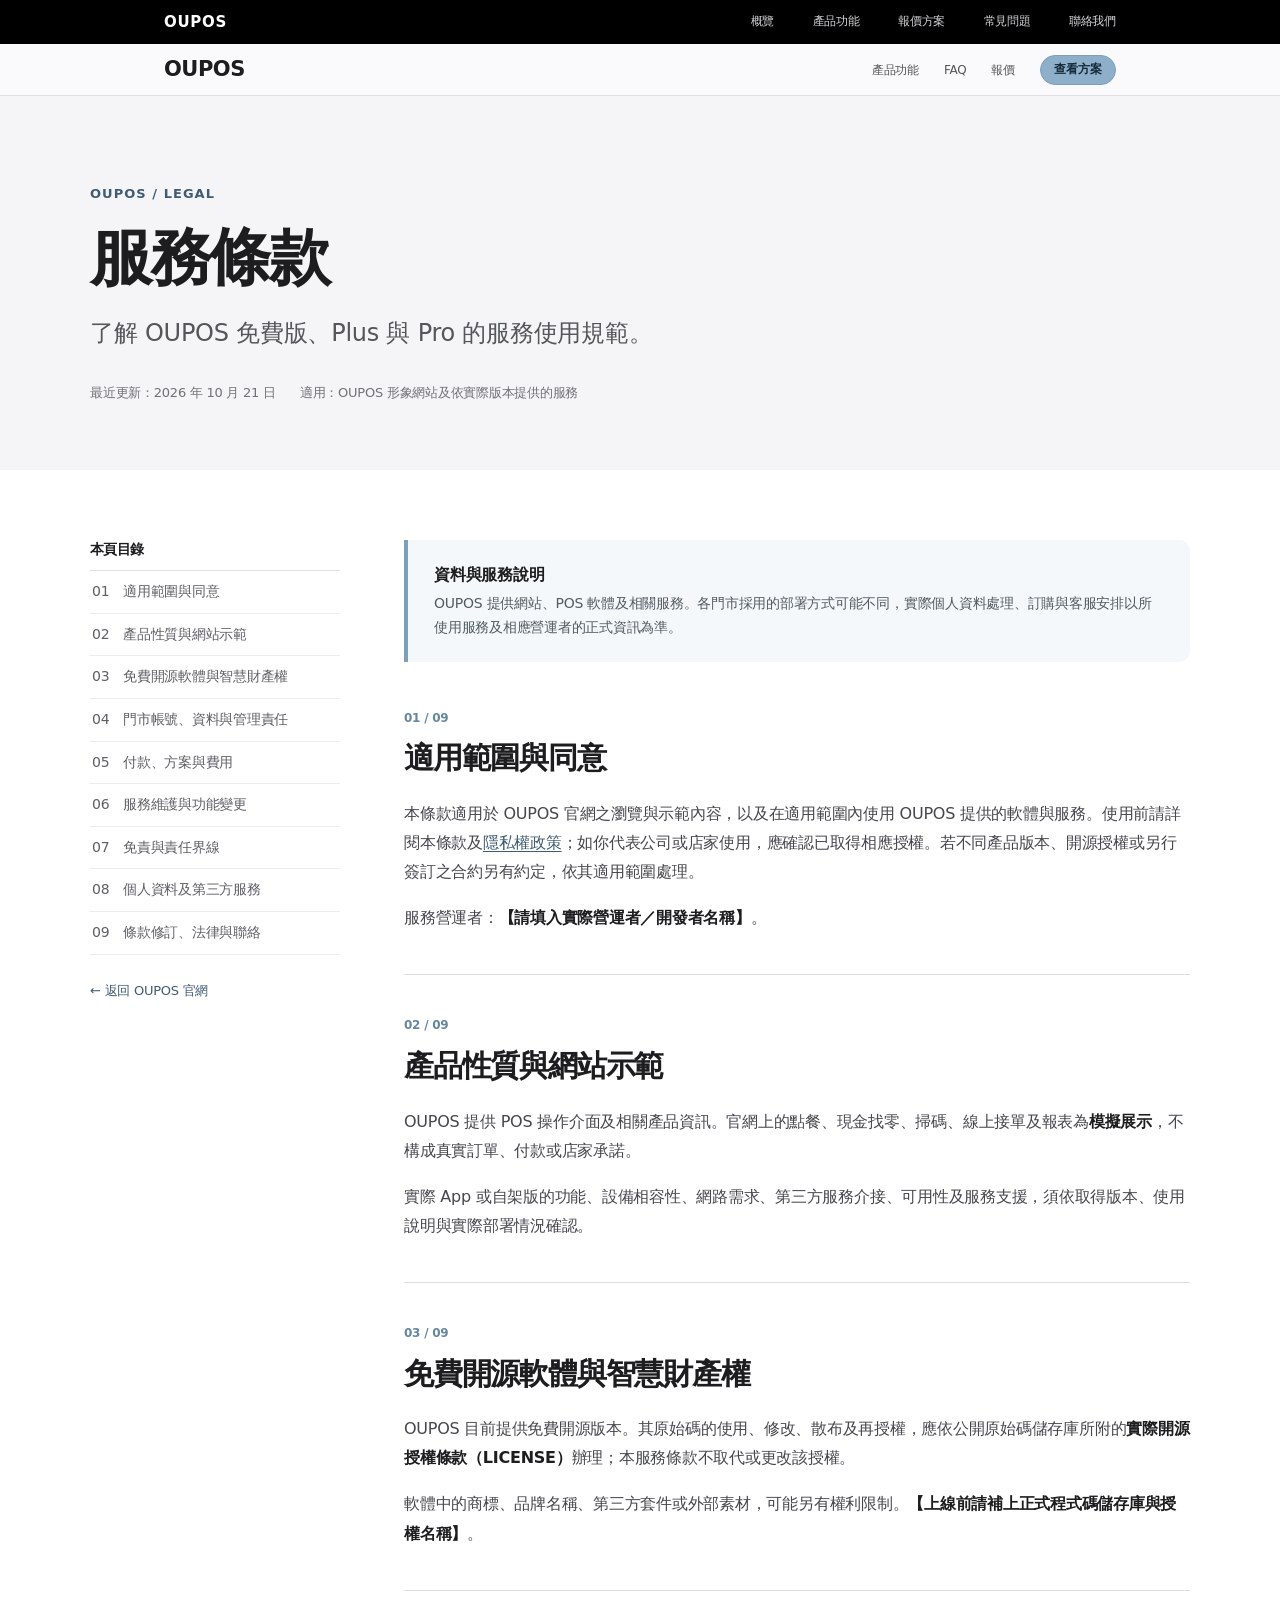
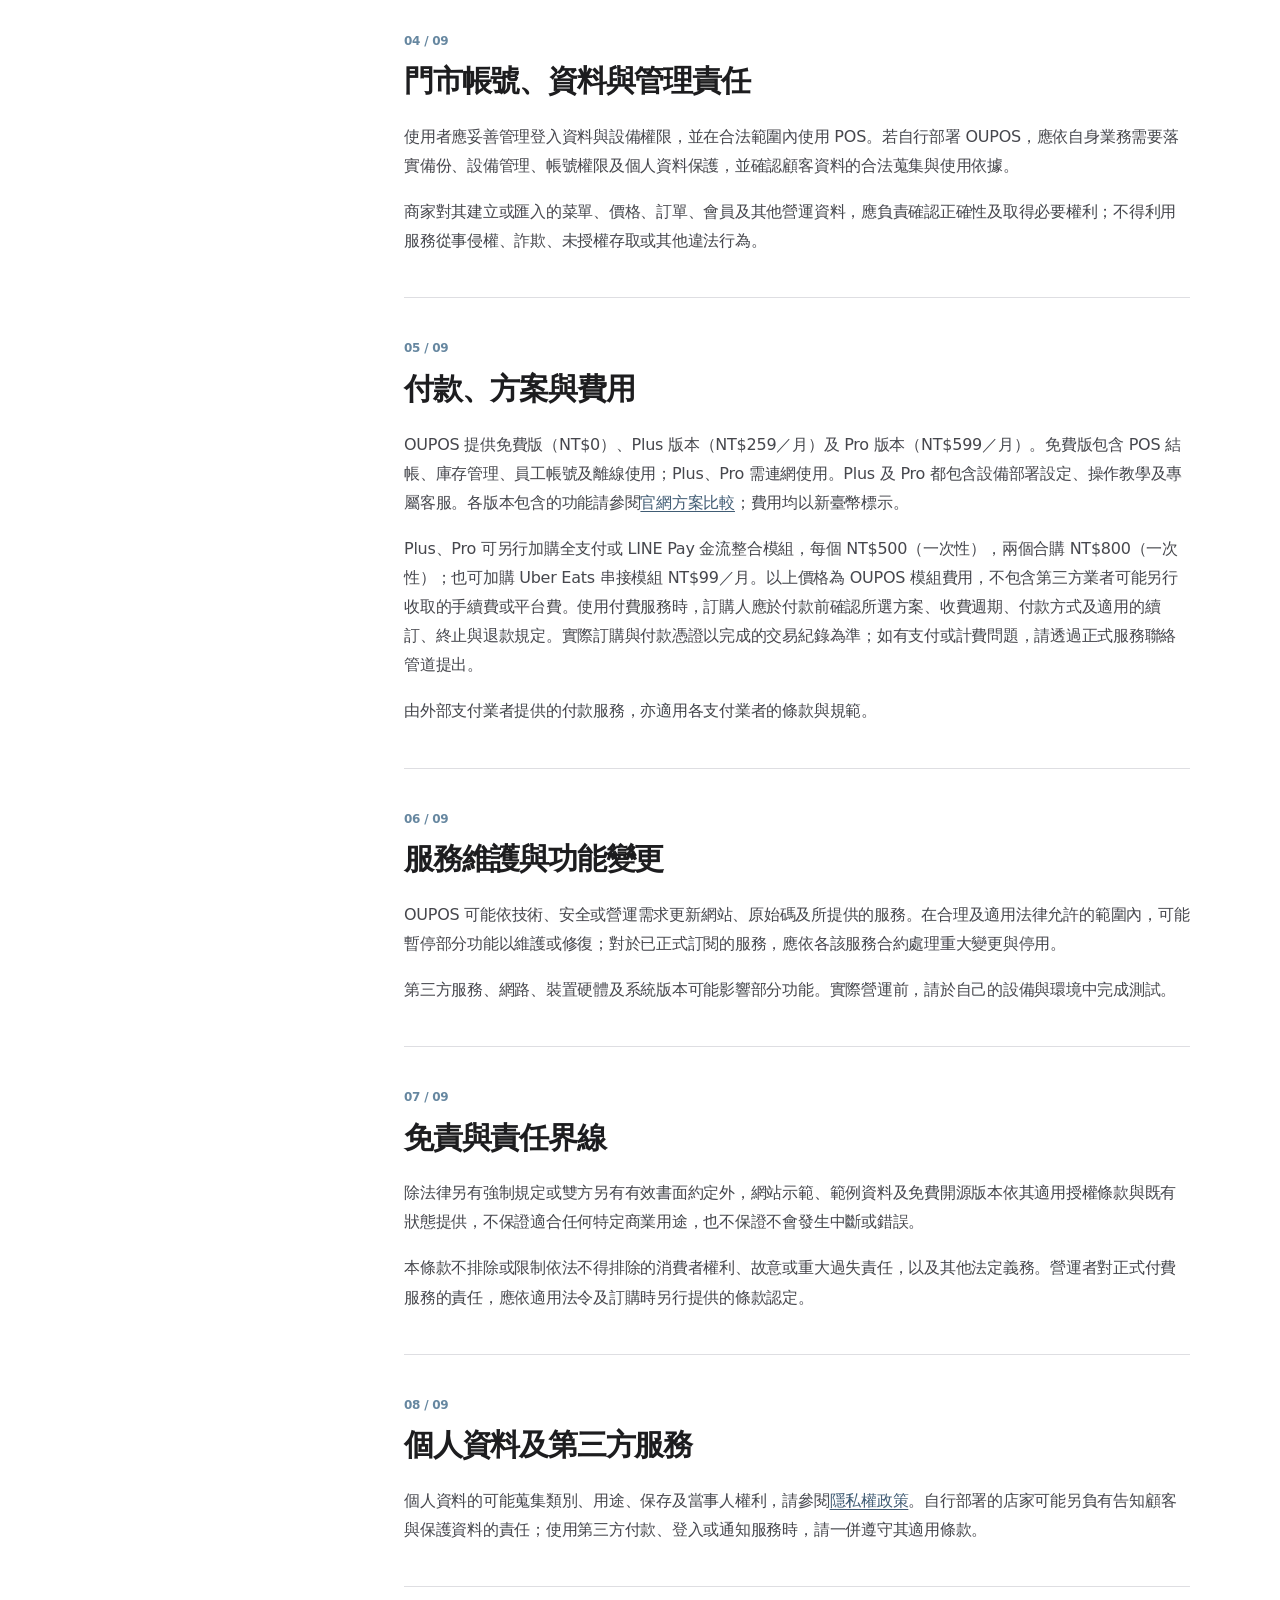
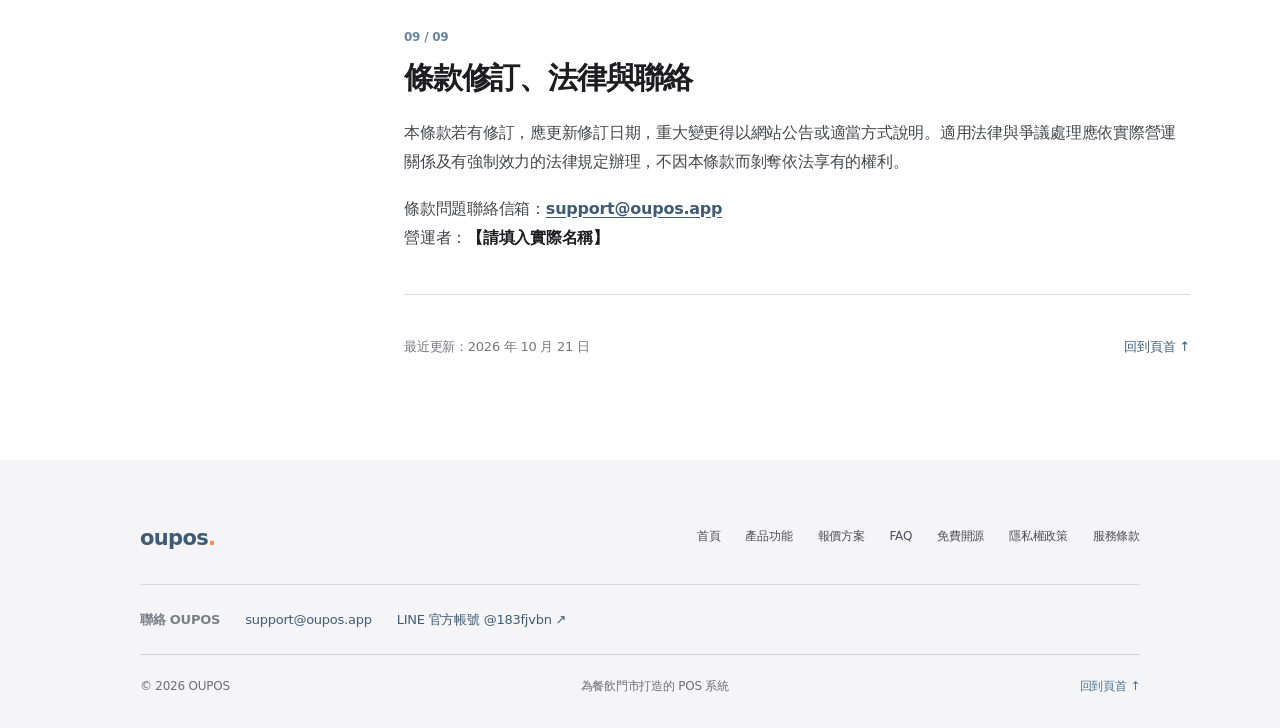
<file: terms.html>
<!DOCTYPE html>

<html lang="zh-Hant">
<head>
<meta charset="utf-8"/>
<meta content="width=device-width, initial-scale=1" name="viewport"/>
<meta content="#f5f5f7" name="theme-color"/>
<meta content="OUPOS 服務條款：了解免費版、Plus、Pro POS 方案及使用者應遵守的服務使用規範。" name="description"/>
<meta content="index,follow" name="robots"/>
<link href="https://oupos.app/terms" rel="canonical"/>
<meta content="website" property="og:type"/>
<meta content="OUPOS" property="og:site_name"/>
<meta content="zh_TW" property="og:locale"/>
<meta content="服務條款｜OUPOS" property="og:title"/>
<meta content="OUPOS 服務條款：了解免費版、Plus、Pro POS 方案及使用者應遵守的服務使用規範。" property="og:description"/>
<meta content="https://oupos.app/terms" property="og:url"/>
<meta content="https://oupos.app/assets/og-oupos.png" property="og:image"/>
<meta content="summary_large_image" name="twitter:card"/>
<title>服務條款｜OUPOS</title>
<link href="assets/favicon.svg" rel="icon" type="image/svg+xml"/>
<link href="styles.css?v=20261021c" rel="stylesheet"/>
<link href="legal.css" rel="stylesheet"/>
<link href="pages.css?v=20261021c" rel="stylesheet"/>
<link rel="stylesheet" href="/apple-ui.css?v=20261021-apple4">
</head>
<body class="apple-redesign">
<a class="skip-link" href="#main">跳至主要內容</a>
<div class="global-nav" id="global-top"><div class="global-nav-inner">
<a aria-label="OUPOS 首頁" class="global-mark" href="/">OUPOS</a>
<nav aria-label="全站導覽" class="global-nav-links"><a href="/">概覽</a><a href="/#features">產品功能</a><a href="/pricing">報價方案</a><a href="/faq">常見問題</a><a href="mailto:support@oupos.app">聯絡我們</a></nav>
<details class="global-mobile"><summary aria-label="展開網站選單"><span></span><span></span></summary><nav aria-label="行動版網站選單"><a href="/">概覽</a><a href="/#features">產品功能</a><a href="/pricing">報價方案</a><a href="/faq">常見問題</a><a href="mailto:support@oupos.app">聯絡我們</a></nav></details>
</div></div><header class="product-nav" id="top"><div class="product-nav-inner"><a class="product-nav-name" href="/">OUPOS</a><nav aria-label="OUPOS 導覽" class="product-nav-right"><a class="product-nav-link" href="/#features">產品功能</a><a class="product-nav-link" href="/faq">FAQ</a><a class="product-nav-link" href="/pricing">報價</a><a class="pill pill-small" href="/pricing">查看方案</a></nav></div></header>
<main id="main">
<section class="legal-hero"><div class="legal-hero-inner"><p class="legal-eyebrow">OUPOS / LEGAL</p><h1>服務條款</h1><p class="legal-lead">了解 OUPOS 免費版、Plus 與 Pro 的服務使用規範。</p><div class="legal-meta"><span>最近更新：2026 年 10 月 21 日</span><span>適用：OUPOS 形象網站及依實際版本提供的服務</span></div></div></section>
<div class="legal-shell"><aside aria-label="本頁目錄" class="legal-sidebar"><h2>本頁目錄</h2><nav><a href="#accept">01　適用範圍與同意</a>
<a href="#scope">02　產品性質與網站示範</a>
<a href="#license">03　免費開源軟體與智慧財產權</a>
<a href="#account">04　門市帳號、資料與管理責任</a>
<a href="#payment">05　付款、方案與費用</a>
<a href="#availability">06　服務維護與功能變更</a>
<a href="#limits">07　免責與責任界線</a>
<a href="#privacy">08　個人資料及第三方服務</a>
<a href="#law">09　條款修訂、法律與聯絡</a></nav><a class="legal-back" href="/">← 返回 OUPOS 官網</a></aside>
<article aria-label="服務條款" class="legal-main"><div class="legal-notice"><strong>資料與服務說明</strong><p>OUPOS 提供網站、POS 軟體及相關服務。各門市採用的部署方式可能不同，實際個人資料處理、訂購與客服安排以所使用服務及相應營運者的正式資訊為準。</p></div>
<section aria-labelledby="accept-heading" class="legal-section" id="accept"><div class="legal-section-number">01 / 09</div><h2 id="accept-heading">適用範圍與同意</h2><div class="legal-prose"><p>本條款適用於 OUPOS 官網之瀏覽與示範內容，以及在適用範圍內使用 OUPOS 提供的軟體與服務。使用前請詳閱本條款及<a href="/privacy">隱私權政策</a>；如你代表公司或店家使用，應確認已取得相應授權。若不同產品版本、開源授權或另行簽訂之合約另有約定，依其適用範圍處理。</p><p>服務營運者：<strong>【請填入實際營運者／開發者名稱】</strong>。</p></div></section>
<section aria-labelledby="scope-heading" class="legal-section" id="scope"><div class="legal-section-number">02 / 09</div><h2 id="scope-heading">產品性質與網站示範</h2><div class="legal-prose"><p>OUPOS 提供 POS 操作介面及相關產品資訊。官網上的點餐、現金找零、掃碼、線上接單及報表為<strong>模擬展示</strong>，不構成真實訂單、付款或店家承諾。</p><p>實際 App 或自架版的功能、設備相容性、網路需求、第三方服務介接、可用性及服務支援，須依取得版本、使用說明與實際部署情況確認。</p></div></section>
<section aria-labelledby="license-heading" class="legal-section" id="license"><div class="legal-section-number">03 / 09</div><h2 id="license-heading">免費開源軟體與智慧財產權</h2><div class="legal-prose"><p>OUPOS 目前提供免費開源版本。其原始碼的使用、修改、散布及再授權，應依公開原始碼儲存庫所附的<strong>實際開源授權條款（LICENSE）</strong>辦理；本服務條款不取代或更改該授權。</p><p>軟體中的商標、品牌名稱、第三方套件或外部素材，可能另有權利限制。<strong>【上線前請補上正式程式碼儲存庫與授權名稱】</strong>。</p></div></section>
<section aria-labelledby="account-heading" class="legal-section" id="account"><div class="legal-section-number">04 / 09</div><h2 id="account-heading">門市帳號、資料與管理責任</h2><div class="legal-prose"><p>使用者應妥善管理登入資料與設備權限，並在合法範圍內使用 POS。若自行部署 OUPOS，應依自身業務需要落實備份、設備管理、帳號權限及個人資料保護，並確認顧客資料的合法蒐集與使用依據。</p><p>商家對其建立或匯入的菜單、價格、訂單、會員及其他營運資料，應負責確認正確性及取得必要權利；不得利用服務從事侵權、詐欺、未授權存取或其他違法行為。</p></div></section>
<section aria-labelledby="payment-heading" class="legal-section" id="payment"><div class="legal-section-number">05 / 09</div><h2 id="payment-heading">付款、方案與費用</h2><div class="legal-prose"><p>OUPOS 提供免費版（NT$0）、Plus 版本（NT$259／月）及 Pro 版本（NT$599／月）。免費版包含 POS 結帳、庫存管理、員工帳號及離線使用；Plus、Pro 需連網使用。Plus 及 Pro 都包含設備部署設定、操作教學及專屬客服。各版本包含的功能請參閱<a href="/pricing">官網方案比較</a>；費用均以新臺幣標示。</p><p>Plus、Pro 可另行加購全支付或 LINE Pay 金流整合模組，每個 NT$500（一次性），兩個合購 NT$800（一次性）；也可加購 Uber Eats 串接模組 NT$99／月。以上價格為 OUPOS 模組費用，不包含第三方業者可能另行收取的手續費或平台費。使用付費服務時，訂購人應於付款前確認所選方案、收費週期、付款方式及適用的續訂、終止與退款規定。實際訂購與付款憑證以完成的交易紀錄為準；如有支付或計費問題，請透過正式服務聯絡管道提出。</p><p>由外部支付業者提供的付款服務，亦適用各支付業者的條款與規範。</p></div></section>
<section aria-labelledby="availability-heading" class="legal-section" id="availability"><div class="legal-section-number">06 / 09</div><h2 id="availability-heading">服務維護與功能變更</h2><div class="legal-prose"><p>OUPOS 可能依技術、安全或營運需求更新網站、原始碼及所提供的服務。在合理及適用法律允許的範圍內，可能暫停部分功能以維護或修復；對於已正式訂閱的服務，應依各該服務合約處理重大變更與停用。</p><p>第三方服務、網路、裝置硬體及系統版本可能影響部分功能。實際營運前，請於自己的設備與環境中完成測試。</p></div></section>
<section aria-labelledby="limits-heading" class="legal-section" id="limits"><div class="legal-section-number">07 / 09</div><h2 id="limits-heading">免責與責任界線</h2><div class="legal-prose"><p>除法律另有強制規定或雙方另有有效書面約定外，網站示範、範例資料及免費開源版本依其適用授權條款與既有狀態提供，不保證適合任何特定商業用途，也不保證不會發生中斷或錯誤。</p><p>本條款不排除或限制依法不得排除的消費者權利、故意或重大過失責任，以及其他法定義務。營運者對正式付費服務的責任，應依適用法令及訂購時另行提供的條款認定。</p></div></section>
<section aria-labelledby="privacy-heading" class="legal-section" id="privacy"><div class="legal-section-number">08 / 09</div><h2 id="privacy-heading">個人資料及第三方服務</h2><div class="legal-prose"><p>個人資料的可能蒐集類別、用途、保存及當事人權利，請參閱<a href="/privacy">隱私權政策</a>。自行部署的店家可能另負有告知顧客與保護資料的責任；使用第三方付款、登入或通知服務時，請一併遵守其適用條款。</p></div></section>
<section aria-labelledby="law-heading" class="legal-section" id="law"><div class="legal-section-number">09 / 09</div><h2 id="law-heading">條款修訂、法律與聯絡</h2><div class="legal-prose"><p>本條款若有修訂，應更新修訂日期，重大變更得以網站公告或適當方式說明。適用法律與爭議處理應依實際營運關係及有強制效力的法律規定辦理，不因本條款而剝奪依法享有的權利。</p><p>條款問題聯絡信箱：<strong><a href="mailto:support@oupos.app">support@oupos.app</a></strong><br/>營運者：<strong>【請填入實際名稱】</strong></p></div></section>
<div class="legal-last"><span>最近更新：2026 年 10 月 21 日</span><a href="#top">回到頁首 ↑</a></div></article></div>
</main>
<footer class="site-footer"><div class="footer-inner"><div class="footer-top"><a class="footer-logo" href="/">oupos<span>.</span></a><nav aria-label="頁尾導覽" class="footer-nav"><a href="/">首頁</a><a href="/#features">產品功能</a><a href="/pricing">報價方案</a><a href="/faq">FAQ</a><a href="/#opensource">免費開源</a><a href="/privacy">隱私權政策</a><a href="/terms">服務條款</a></nav></div><div class="footer-contact"><span>聯絡 OUPOS</span><a href="mailto:support@oupos.app">support@oupos.app</a><a href="https://line.me/R/ti/p/%40183fjvbn" rel="noopener noreferrer" target="_blank">LINE 官方帳號 @183fjvbn ↗</a></div><div class="footer-bottom"><span>© 2026 OUPOS</span><span>為餐飲門市打造的 POS 系統</span><a href="#top">回到頁首 ↑</a></div></div></footer>
</body>
</html>
</file>
<file: styles.css>
/* OUPOS — Apple-style product storytelling with original OUPOS brand palette.
   Layout/typography based on DESIGN-apple.md; OUPOS brand tokens override Apple's accent. */
:root{--blue:#8eafca;--blue-strong:#7e9fbc;--orange:#ff8a45;--blue-deep:#405c74;--ink:#1d1d1f;--muted:#6e6e73;--paper:#f5f5f7;--white:#fff;--dark:#272729;--hair:#e0e0e0;--nav-height:44px;--subnav-height:52px;--content-width:1440px;--font:-apple-system,BlinkMacSystemFont,"SF Pro Text","PingFang TC","Noto Sans TC","Microsoft JhengHei",system-ui,sans-serif}
*,*:before,*:after{box-sizing:border-box}
html{scroll-behavior:smooth;scroll-padding-top:100px}
body{margin:0;min-width:272px;overflow-x:clip;background:var(--white);font-family:var(--font);font-size:17px;font-weight:400;line-height:1.47;letter-spacing:-.3px;color:var(--ink)}
button,input{font:inherit}button{cursor:pointer}a{text-decoration:none;color:inherit}svg{display:block}h1,h2,h3,p{margin-top:0}h1,h2,h3{font-family:-apple-system,BlinkMacSystemFont,"SF Pro Display","PingFang TC",system-ui,sans-serif;font-weight:600}button:focus-visible,a:focus-visible,summary:focus-visible{outline:3px solid var(--orange);outline-offset:4px}.icon-sprite{position:absolute;width:0;height:0;overflow:hidden}.icon{width:20px;height:20px;stroke:currentColor;fill:none;stroke-width:1.8;stroke-linecap:round;stroke-linejoin:round;flex-shrink:0}.skip-link{position:absolute;top:-100px;left:12px;z-index:1000;padding:12px;background:var(--ink);color:white}.skip-link:focus{top:14px}.section-tile{width:100%;border-radius:0;padding:80px 24px}.eyebrow{font-size:14px;line-height:1.4;font-weight:600;letter-spacing:-.1px}.pill{display:inline-flex;align-items:center;justify-content:center;gap:8px;min-height:44px;padding:11px 22px;border:1px solid var(--blue-strong);border-radius:9999px;background:var(--blue-strong);color:#fff;white-space:nowrap;font-size:17px;line-height:1.2;font-weight:400;letter-spacing:-.2px;transition:transform .18s ease,background-color .18s ease,border-color .18s ease}.pill .icon{width:17px;height:17px}.pill:active,.story-controls button:active{transform:scale(.95)}.pill:hover{background:#658ba9;border-color:#658ba9}.pill-small{font-size:12px;min-height:30px;padding:5px 12px;letter-spacing:0}.pill-outline{background:transparent;color:var(--blue-deep);border-color:var(--blue-strong)}.pill-outline:hover{background:rgba(142,175,202,.11);color:var(--blue-deep)}.pill-light{background:#fff;color:#253e52;border-color:#fff}.pill-light:hover{background:#eaf1f6;border-color:#eaf1f6}.text-link{display:inline-flex;align-items:center;gap:5px;color:#4f7794;font-size:17px;line-height:1.3}.text-link .icon{width:15px;height:15px;stroke-width:2}.text-link:hover{text-decoration:underline;text-underline-offset:4px}.text-link.on-dark{color:#aacce3}.cta-row{display:flex;align-items:center;justify-content:center;gap:24px;flex-wrap:wrap}.tile-dark{background:var(--dark);color:white}.reveal{opacity:1;transform:none;}.motion-ready .reveal{opacity:0;transform:translate3d(0,32px,0);transition:opacity .75s cubic-bezier(.2,.8,.2,1),transform .75s cubic-bezier(.2,.8,.2,1)}.reveal.in-view{opacity:1;transform:translate3d(0,0,0)}
/* 52px frosted product nav retained; black top global nav removed. */
.footer-logo{font-size:21px;line-height:1;font-weight:700;color:#b2cee0;letter-spacing:-.65px}.footer-logo span{color:var(--orange)}.product-nav{position:sticky;top:0;height:var(--subnav-height);z-index:70;background:rgba(245,245,247,.84);backdrop-filter:saturate(180%) blur(20px);-webkit-backdrop-filter:saturate(180%) blur(20px);border-bottom:1px solid rgba(0,0,0,.08)}.product-nav-inner{height:100%;max-width:1000px;padding:0 22px;margin:auto;display:flex;align-items:center;justify-content:space-between;gap:12px}.product-nav-name{font-size:21px;font-weight:600;line-height:1.19;white-space:nowrap;color:var(--ink)}.product-nav-right{display:flex;align-items:center;gap:24px}.product-nav-link{font-size:12px;line-height:1}.product-nav-link:hover{color:#597d9d}
/* Centered launch: maximum product clarity and only product-imagery shadow. */
.hero{background:var(--paper);padding-bottom:52px;min-height:880px;overflow:hidden;text-align:center}.hero-intro{position:relative;z-index:2}.hero-eyebrow{color:#617a8d;font-size:16px;font-weight:600;line-height:1.4;margin-bottom:18px}.hero h1{font-size:clamp(38px,4.2vw,68px);line-height:1.07;letter-spacing:-.75px;margin:0 auto 26px}.hero h1 span{color:#6e95b3}.hero-intro>p{font-size:clamp(19px,2.1vw,27px);line-height:1.38;letter-spacing:-.3px;margin:0 auto 24px;max-width:860px}.hero-tag{display:block;margin-top:26px;font-size:13px;color:var(--muted)}.hero-product{position:relative;width:min(1050px,92vw);margin:66px auto 18px;perspective:1600px}.tablet-device{background:#151515;border:12px solid #151515;border-radius:29px;position:relative;overflow:hidden;box-shadow:rgba(0,0,0,.2) 3px 5px 30px 0;min-width:0}.tablet-camera{position:absolute;top:50%;left:5px;transform:translateY(-50%);width:4px;height:4px;border-radius:50%;background:#34383d;z-index:3}.hero-tablet{height:auto;aspect-ratio:1.61;padding:0}.hero-app-crop{width:100%;height:100%;overflow:hidden;background:#f2f2f4;border-radius:17px}.hero-app-crop #hero-pos{width:100%;height:100%;font-size:12px}.hero-app-crop .pos-app{font-size:clamp(8px,.9vw,12px)}.hero-product .tablet-device{transform:rotateX(5deg) translateY(0);transform-origin:50% 75%;transition:transform 1.2s cubic-bezier(.2,.8,.2,1)}.hero-product.in-view .tablet-device{transform:rotateX(0) translateY(0)}.scroll-indicator{display:inline-flex;gap:10px;align-items:center;margin-top:24px;font-size:13px;color:#6a6a6e}.scroll-indicator span{font-size:18px;color:var(--blue-deep)}
.intro-band{min-height:570px;display:flex;align-items:center;flex-direction:column;justify-content:center;text-align:center;background:#fff}.intro-band h2,.statement h2{font-size:clamp(38px,4.4vw,72px);line-height:1.12;letter-spacing:-.7px;margin:16px 0 25px}.intro-band h2 span{color:#818186}.intro-band>p:last-child{font-size:21px;line-height:1.5;color:#55555a;margin:0}
/* 6 scenes, scroll-synced sticky cinematic product tour */
.cinema-section{background:var(--paper);color:var(--ink)}.cinema-heading{text-align:center;padding:105px 20px 55px}.cinema-heading h2{font-size:clamp(36px,4vw,58px);line-height:1.1;letter-spacing:-.4px;margin-bottom:14px}.cinema-heading p:last-child{font-size:20px;color:#66666a;margin:0}.cinema-heading .eyebrow{color:#5d829f}.story-track{height:660svh;position:relative}.story-sticky{position:sticky;top:var(--subnav-height);height:calc(100svh - var(--subnav-height));min-height:600px;display:flex;flex-direction:column;justify-content:center;overflow:hidden}.story-inner{position:relative;max-width:1440px;margin:0 auto;width:100%;display:grid;grid-template-columns:minmax(250px,.75fr) minmax(0,1.6fr);align-items:center;gap:clamp(25px,4vw,75px);padding:26px clamp(25px,5vw,80px);z-index:2}.story-copy{position:relative;z-index:5}.story-index{color:#718499;font-size:15px;font-weight:600;letter-spacing:1px}.story-wording{opacity:1;transform:none}.story-kicker{font-weight:600;color:#547a98;font-size:18px;line-height:1.3;margin:23px 0 14px}.story-copy h3{font-size:clamp(36px,3.4vw,54px);line-height:1.13;letter-spacing:-.6px;margin:0 0 24px}.story-copy #story-description{font-size:20px;line-height:1.5;color:#646469;max-width:340px;margin:0}.story-meter{margin-top:35px;height:4px;width:240px;max-width:90%;background:#dbdee2;border-radius:4px;overflow:hidden}.story-meter span{display:block;height:100%;width:100%;background:var(--blue-strong);transform:scaleX(0);transform-origin:left center;will-change:transform}.story-controls{display:flex;align-items:center;gap:10px;margin-top:25px;flex-wrap:wrap}.story-controls button{border:1px solid #cbd2d8;border-radius:50%;background:transparent;height:44px;width:44px;display:grid;place-items:center;color:#435c72;font-size:21px;transition:background .2s,transform .2s}.story-controls button:hover{background:#e5edf3}.story-controls small{font-size:12px;color:#818187;margin-left:6px}.story-product{position:relative;min-width:0;z-index:2}.story-tablet{width:100%;max-width:920px;padding:0;border-width:10px;border-radius:24px;transform-origin:center;will-change:transform}.story-screen-slot{width:100%;aspect-ratio:1040/570;overflow:hidden;background:#f2f2f4;border-radius:13px;position:relative;isolation:isolate}.story-pos{width:1040px!important;height:570px!important;transform-origin:top left;position:absolute!important;top:0;left:0;flex-shrink:0;font-size:11px!important}.story-layer{opacity:0;pointer-events:none;will-change:opacity;backface-visibility:hidden}.story-layer:first-child{opacity:1}.story-background-word{position:absolute;font-size:clamp(110px,18vw,270px);font-weight:700;letter-spacing:-12px;color:rgba(110,149,179,.07);right:-3vw;bottom:-7vw;pointer-events:none;z-index:-1}.story-bottom{position:absolute;bottom:15px;left:max(30px,calc((100vw - 1320px)/2));right:max(30px,calc((100vw - 1320px)/2));display:flex;justify-content:space-between;gap:20px;color:#8a8a90;font-size:11px;letter-spacing:0}
/* Alternating full bleed product tiles */
.wide-tile{padding:100px 24px}.feature-focus{background:#272729}.focus-copy{text-align:center;max-width:900px;margin:0 auto 72px}.focus-copy h2,.open-copy h2{font-size:clamp(36px,4.5vw,64px);line-height:1.1;letter-spacing:-.6px;margin-bottom:23px}.focus-copy>p:not(.eyebrow),.open-copy>p:not(.eyebrow){max-width:690px;margin:0 auto 24px;color:#d0d0d2;font-size:22px;line-height:1.45}.feature-grid{display:grid;grid-template-columns:repeat(4,minmax(0,1fr));max-width:1330px;margin:auto;gap:20px}.feature-card{position:relative;background:#343438;min-height:300px;padding:28px;display:flex;align-items:flex-start;flex-direction:column;overflow:hidden}.feature-icon{display:grid;place-items:center;border-radius:12px;background:#435d73;color:#bdd7e9;width:54px;height:54px;margin-bottom:38px}.feature-icon .icon{width:28px;height:28px}.feature-card h3{font-size:23px;line-height:1.2;letter-spacing:-.2px;margin:0 0 15px}.feature-card p{font-size:16px;line-height:1.45;color:#d0d0d5;margin:0 0 26px}.feature-no{margin-top:auto;color:#8eafca;font-size:13px}
.section-head{text-align:center;max-width:970px;margin:0 auto 48px}.section-head .eyebrow{color:#5f85a1}.section-head h2{font-size:clamp(37px,4vw,56px);line-height:1.1;letter-spacing:-.5px;margin:0 0 19px}.section-head>p:last-child{font-size:20px;line-height:1.5;color:#66666b;margin:0}.statement{min-height:560px;display:flex;flex-direction:column;align-items:center;justify-content:center;text-align:center;background:var(--paper)}.statement h2 span{color:#8eafca}
/* price cards: Apple store utility design; prices not fabricated */
.pricing-section{background:#f5f5f7}.pricing-grid{display:grid;grid-template-columns:repeat(3,minmax(0,1fr));gap:22px;max-width:1240px;margin:0 auto 64px}.plan-card{display:flex;flex-direction:column;background:#fff;border:1px solid var(--hair);padding:32px 30px 26px;border-radius:18px;min-width:0}.plan-featured{border:2px solid var(--blue-strong);padding:31px 29px 25px}.plan-kicker{display:flex;align-items:center;justify-content:space-between;gap:10px;color:#70889d;font-size:12px;letter-spacing:.4px;font-weight:600}.plan-kicker em{font-size:11px;font-weight:600;font-style:normal;border-radius:100px;border:1px solid #ddcfbc;background:#fbf6f0;color:#916f4b;padding:3px 8px;white-space:nowrap;letter-spacing:0}.plan-card h3{font-size:30px;line-height:1.13;letter-spacing:-.4px;margin:24px 0 14px}.plan-top>p{min-height:52px;line-height:1.45;font-size:16px;color:#707076;margin:0}.plan-price{margin-top:32px;min-height:81px;display:flex;flex-direction:column;justify-content:center;gap:5px}.plan-price strong{font-size:32px;font-weight:600;letter-spacing:-.7px;line-height:1.15}.plan-price span{font-size:13px;color:#727279}.plan-divider{height:1px;background:#e3e3e6;margin:24px 0}.plan-card ul{padding:0;list-style:none;margin:0 0 32px;display:grid;gap:15px;flex:1}.plan-card li{padding-left:27px;position:relative;font-size:15px;line-height:1.45}.plan-card li:before{content:'✓';position:absolute;left:0;top:0;font-weight:700;color:#608bab}.plan-cta{width:100%;font-size:16px;min-height:46px}.plan-card small{display:block;min-height:37px;color:#7c7c82;font-size:11px;line-height:1.4;margin-top:15px}.comparison{max-width:1240px;margin:auto;background:#fff;border-radius:18px;padding:40px 36px 24px}.comparison-head{display:flex;justify-content:space-between;align-items:end;gap:22px;margin-bottom:20px}.comparison-head h3{font-size:28px;margin:0}.comparison-head p{font-size:13px;color:#737379;margin:0;max-width:430px;text-align:right}.table-scroll{overflow-x:auto}.comparison-table{border-collapse:collapse;width:100%;min-width:700px;table-layout:fixed;font-size:14px}.comparison-table th,.comparison-table td{padding:18px 16px;text-align:center;border-bottom:1px solid #e7e7ea;vertical-align:middle}.comparison-table thead th{background:#f5f5f7;font-weight:600;font-size:14px}.comparison-table thead th:first-child{border-radius:8px 0 0 0}.comparison-table thead th:last-child{border-radius:0 8px 0 0}.comparison-table th:first-child{text-align:left;width:28%}.comparison-table tbody th{font-weight:600}.comparison-table td:nth-child(2){color:#345d7b}.mark-confirmed{color:#4b8468;font-weight:600}
.opensource-section{min-height:665px;display:flex;flex-direction:column;align-items:center;justify-content:center;overflow:hidden;text-align:center;position:relative;background:#252729}.open-copy{position:relative;z-index:2}.open-copy h2 span{color:#b4d2e5}.open-copy .cta-row{margin-top:32px}.open-symbol{position:absolute;font-size:clamp(150px,30vw,490px);letter-spacing:-.09em;line-height:1;font-weight:700;white-space:nowrap;color:rgba(142,175,202,.075);bottom:-90px;left:50%;transform:translateX(-50%);pointer-events:none}.open-symbol span{color:rgba(255,138,69,.09)}
.faq-section{background:white}.faq-container{max-width:980px;margin:auto}.faq-list details{border-bottom:1px solid #dcdce0}.faq-list details:first-child{border-top:1px solid #dcdce0}.faq-list summary{list-style:none;cursor:pointer;min-height:76px;display:flex;align-items:center;justify-content:space-between;gap:25px;font-weight:600;font-size:19px}.faq-list summary::-webkit-details-marker{display:none}.faq-list summary span{font-size:26px;font-weight:300;transition:transform .25s}.faq-list details[open] summary span{transform:rotate(45deg)}.faq-list details p{font-size:16px;line-height:1.5;color:#66666b;max-width:810px;margin:0 0 25px}
.download-section{text-align:center;min-height:585px;display:flex;align-items:center;justify-content:center;background:#f5f5f7}.download-section h2{font-size:clamp(38px,4.7vw,66px);line-height:1.1;letter-spacing:-.55px;margin:0 auto 22px}.download-section .reveal>p:not(.eyebrow){font-size:21px;color:#626267}.download-ctas{margin:30px auto 20px}.download-section small{display:block;color:#77777c;font-size:12px;line-height:1.5;margin:auto;max-width:550px}
.site-footer{background:#f5f5f7;color:#6e6e73;padding:55px 24px 32px}.footer-inner{max-width:1100px;margin:auto}.footer-top{display:flex;justify-content:space-between;gap:22px;align-items:start;padding-bottom:35px;border-bottom:1px solid #dbdbe0}.footer-logo{color:#728fa7}.footer-nav{display:flex;flex-wrap:wrap;justify-content:flex-end;gap:12px 25px}.footer-nav a{font-size:13px;color:#4d4d54}.footer-bottom{padding-top:21px;display:flex;align-items:center;justify-content:space-between;gap:15px;flex-wrap:wrap;font-size:12px}.footer-bottom a{color:#4a7291}.info-dialog{border:1px solid #e4e4e6;border-radius:18px;padding:34px 35px;width:min(94vw,480px);color:#1d1d1f;box-shadow:0 20px 80px rgba(0,0,0,.16)}.info-dialog::backdrop{background:rgba(0,0,0,.43)}.info-dialog h2{font-size:28px;line-height:1.15}.info-dialog p:not(.eyebrow){color:#67676a;line-height:1.5;font-size:16px}.dialog-close{position:absolute;top:12px;right:15px;border:0;background:transparent;font-size:26px;color:#666;min-height:44px;min-width:44px}
@media(max-width:1100px){.story-inner{gap:22px;padding-inline:32px;grid-template-columns:minmax(215px,.72fr) minmax(0,1.45fr)}.story-copy h3{font-size:39px}.story-copy #story-description{font-size:17px}.feature-grid{grid-template-columns:repeat(2,minmax(0,1fr));max-width:800px}.feature-card{min-height:250px}.story-sticky{min-height:560px}}
@media(max-width:833px){.story-sticky{min-height:610px}.story-inner{display:flex;flex-direction:column-reverse;justify-content:center;align-items:stretch;gap:18px;max-width:750px}.story-product{width:100%;max-width:610px;margin:auto}.story-copy{width:100%;min-height:184px;display:grid;grid-template-columns:1fr 1fr;align-items:center;column-gap:20px}.story-index{grid-column:1/-1;font-size:12px}.story-kicker{margin:6px 0}.story-copy h3{font-size:30px;margin:0 0 7px}.story-copy h3 br{display:none}.story-copy #story-description{font-size:14px;line-height:1.35}.story-meter{grid-column:1/2;margin-top:10px}.story-controls{grid-column:2/3;grid-row:2/4;margin:0;justify-content:flex-end}.story-controls small{display:none}.story-track{height:630svh}.story-bottom{bottom:10px}.hero{min-height:0}.hero-product{margin-top:56px}.pricing-grid{grid-template-columns:1fr;max-width:510px}.plan-card{min-height:0}.plan-top>p{min-height:0}.plan-price{margin-top:25px}.comparison-head{display:block}.comparison-head p{text-align:left;margin-top:8px}.story-background-word{font-size:200px}}
@media(max-width:640px){.section-tile{padding:66px 18px}.product-nav-link{display:none}.hero{padding-top:44px}.hero h1{font-size:36px;letter-spacing:-.5px;line-height:1.1}.hero-intro>p{font-size:19px;line-height:1.4}.hero-product{width:112%;max-width:none;margin-left:-6%;margin-top:42px}.hero-tablet{border-width:7px;border-radius:17px}.hero-tag{font-size:12px}.intro-band{min-height:440px}.intro-band h2,.statement h2{font-size:38px}.intro-band>p:last-child{font-size:17px}.cinema-heading{padding:72px 20px 30px}.cinema-heading h2{font-size:35px}.cinema-heading p:last-child{font-size:16px}.story-track{height:600svh}.story-sticky{top:52px;height:calc(100svh - 52px);min-height:500px}.story-inner{padding:16px 12px;gap:18px}.story-copy{display:block;min-height:215px;padding:0 11px}.story-index{font-size:12px}.story-kicker{font-size:14px;margin:11px 0 6px}.story-copy h3{font-size:31px;line-height:1.18;margin:0 0 5px}.story-copy #story-description{font-size:14px;max-width:100%}.story-meter{margin-top:13px;width:100%}.story-controls{position:absolute;right:12px;top:3px;margin:0}.story-controls button{width:35px;height:35px;font-size:18px}.story-bottom span:last-child{display:none}.story-bottom{font-size:10px}.story-tablet{border-width:6px;border-radius:15px}.story-tablet .story-screen-slot{border-radius:8px}.wide-tile{padding:78px 18px}.focus-copy{margin-bottom:42px}.focus-copy h2,.open-copy h2{font-size:38px}.focus-copy>p:not(.eyebrow),.open-copy>p:not(.eyebrow){font-size:18px}.feature-grid{grid-template-columns:1fr;gap:12px}.feature-card{min-height:215px;padding:24px}.feature-icon{margin-bottom:26px}.feature-card h3{font-size:21px}.feature-card p{font-size:15px}.section-head h2{font-size:38px}.section-head>p:last-child{font-size:16px}.demo-toolbar,.statement{min-height:440px}.pricing-grid{gap:15px}.plan-card{padding:26px}.comparison{padding:25px 12px;border-radius:13px}.comparison-head{padding-inline:8px}.comparison-head h3{font-size:25px}.opensource-section{min-height:600px}.faq-list summary{font-size:16px;min-height:68px}.download-section{min-height:490px}.download-section h2{font-size:39px}.download-ctas{gap:13px}.download-ctas .pill{width:100%;max-width:315px}.footer-top{display:block}.footer-nav{justify-content:flex-start;margin-top:25px}.footer-bottom{display:block}.footer-bottom>*{display:block;margin-bottom:10px}}
@media(max-width:419px){.hero h1{font-size:31px}.hero-intro>p{font-size:17px}.hero-eyebrow{font-size:13px}.story-copy h3{font-size:27px}.story-copy #story-description{font-size:12px}.story-sticky{min-height:475px}.story-product{width:100%}.intro-band h2,.statement h2{font-size:32px}.section-head h2,.focus-copy h2,.open-copy h2{font-size:33px}.cta-row{gap:14px}.hero .cta-row{gap:16px}.hero .cta-row .text-link{font-size:15px}.product-nav-name{font-size:17px}}
@media(prefers-reduced-motion:reduce){html{scroll-behavior:auto}.reveal{opacity:1;transform:none;transition:none}.pill,.story-tablet,.story-wording,.story-controls button{transition:none}.hero-product .tablet-device{transform:none;transition:none}}
/* Keep the iPad UI at its intended proportions on small screens: scale the entire
   design canvas instead of compressing its 3 columns and wrapping labels. */
.hero-tablet{aspect-ratio:auto}
.hero-app-crop{aspect-ratio:1040 / 650;height:auto;position:relative}
#hero-pos{position:absolute!important;top:0;left:0;width:1040px!important;height:650px!important;transform-origin:top left;font-size:12px!important}
/* Motion stays attached to product operations, never to UI chrome. */

@media(prefers-reduced-motion:reduce){.motion-ready .reveal{opacity:1;transform:none;transition:none}}

/* The demo canvas remains a fixed iPad-scale representation of the actual SwiftUI layout. */
#hero-pos{font-size:14px!important}
.story-layer{font-size:14px!important}


/* Product-tour performance: pre-rendered double buffer and compositor-only crossfade. */
@media(prefers-reduced-motion:reduce){.story-tablet{transform:none!important;will-change:auto}.story-layer{will-change:auto}.story-meter span{will-change:auto}}

/* Clear monthly pricing units without competing with main figure */
.plan-price .price-period{display:inline;font-size:.46em;font-weight:500;letter-spacing:0;color:#707076}.plan-card .plan-price strong{white-space:nowrap}

/* Plus/Pro selectable modules, aligned to OUPOS pricing cards. */
.addons{max-width:1240px;margin:72px auto 0}.addons-heading{text-align:center;max-width:740px;margin:0 auto 33px}.addons-heading .eyebrow{color:#6087a2}.addons-heading h3{font-size:clamp(32px,3.5vw,48px);letter-spacing:-.6px;line-height:1.14;margin:12px 0 14px}.addons-heading h3 span{color:#7399b6}.addons-heading>p:last-child{font-size:17px;line-height:1.6;color:#66666c;margin:0}.addon-grid{display:grid;grid-template-columns:repeat(2,minmax(0,1fr));gap:22px}.addon-card{background:#fff;border:1px solid #e0e2e5;border-radius:19px;padding:31px 31px 25px;min-width:0;display:flex;flex-direction:column}.addon-card-top{display:flex;align-items:center;justify-content:space-between;gap:12px;margin-bottom:25px}.addon-icon{width:46px;height:46px;display:grid;place-items:center;border-radius:12px;background:#eaf2f7;color:#527a98}.addon-icon .icon{width:23px;height:23px}.addon-tag{font-size:12px;color:#61788a;background:#f1f5f7;padding:6px 11px;border-radius:99px;white-space:nowrap}.addon-card h4{font-size:27px;font-weight:650;letter-spacing:-.4px;margin:0 0 11px;line-height:1.25}.addon-card>p:not(.addon-footnote){font-size:16px;color:#68686e;line-height:1.58;margin:0 0 21px;max-width:480px}.addon-price-options{display:grid;grid-template-columns:repeat(2,minmax(0,1fr));gap:13px;margin-top:auto}.addon-price-options>div{border:1px solid #e5e8ea;background:#f8fafc;border-radius:12px;padding:18px 16px;min-width:0}.addon-price-options .addon-bundle{background:#eef5fa;border-color:#c8dce8}.addon-price-options span{display:block;font-size:13px;color:#656b70;line-height:1.45;margin-bottom:9px}.addon-price-options strong,.addon-single-price strong{display:block;font-size:27px;white-space:nowrap;letter-spacing:-.5px}.addon-price-options small,.addon-single-price small{font-size:12px;color:#6d7479;font-weight:500;letter-spacing:0}.addon-single-price{margin-top:auto;padding:20px 0 5px}.addon-single-price strong{font-size:37px}.addon-footnote{font-size:12px;color:#7b7b82;line-height:1.55;margin:20px 0 0}.addon-service-note{margin-top:22px;background:#eaf3f9;border:1px solid #cee1ef;border-radius:15px;display:flex;align-items:flex-start;gap:13px;padding:22px 25px}.addon-service-icon{display:grid;place-items:center;width:32px;height:32px;border-radius:100%;background:#7e9fbc;color:#fff;flex:none}.addon-service-icon .icon{width:17px;height:17px}.addon-service-note p{margin:0;color:#3d596d;font-size:15px;line-height:1.65}.addon-service-note strong{font-weight:700;color:#243f54}
@media(max-width:750px){.addons{margin-top:56px}.addon-grid{grid-template-columns:1fr;max-width:550px;margin-inline:auto}.addon-service-note{max-width:550px;margin-inline:auto}.addon-card{padding:27px 24px 25px}.addons-heading>p:last-child{font-size:15px}}
@media(max-width:385px){.addon-price-options{grid-template-columns:1fr}.addon-price-options>div{padding:15px}.addon-single-price strong{font-size:32px}.addons-heading h3{font-size:31px}.addon-service-note{padding:17px}.addon-service-note p{font-size:13px}}

/* OUPOS: Safari-safe story image with a guaranteed visible screen. */
.story-screen-slot{background:#f2f2f4;aspect-ratio:1040/570;min-height:1px;position:relative;overflow:hidden;}
.story-preview-image{display:block;width:100%;height:100%;object-fit:fill;user-select:none;-webkit-user-drag:none;}
@media(max-width:833px){
  .story-tablet{transform:none!important;will-change:auto;}
  .story-background-word{display:none;}
  .story-inner{overflow:visible;}
}
/* Add-on plans inherit the same layout as the Free / Plus / Pro pricing cards. */
.addons{max-width:1240px;margin:80px auto 0;}
.addons-heading{margin-bottom:46px;}
.addons-heading h3{font-size:clamp(36px,4vw,56px);font-weight:600;letter-spacing:-.5px;line-height:1.12;margin:0 0 19px;}
.addons-heading>p:last-child{font-size:20px;line-height:1.5;color:#66666b;margin:0;}
.addon-grid{display:grid;grid-template-columns:repeat(3,minmax(0,1fr));gap:22px;max-width:1240px;margin:auto;align-items:stretch;}
.addon-plan{min-width:0;}
.addon-plan .plan-top>p{min-height:74px;}
.addon-plan .plan-price{margin-top:24px;min-height:76px;}
.addon-plan .plan-price strong{font-size:31px;white-space:nowrap;}
.addon-plan .plan-divider{margin:22px 0;}
.addon-plan ul{margin-bottom:28px;}
.addon-plan small{margin-top:auto;min-height:0;}
.addon-bundle-bar{margin:24px auto 0;background:#fff;border:2px solid var(--blue-strong);border-radius:18px;min-height:138px;padding:26px 32px;display:flex;align-items:center;justify-content:space-between;gap:35px;}
.addon-bundle-copy .plan-kicker{display:block;margin-bottom:10px;}
.addon-bundle-copy h4{font-size:25px;line-height:1.23;margin:0 0 7px;font-weight:650;letter-spacing:-.3px;}
.addon-bundle-copy p{font-size:15px;color:#6e6e73;margin:0;}
.addon-bundle-price{text-align:right;white-space:nowrap;}
.addon-bundle-price strong{font-size:34px;font-weight:650;display:block;letter-spacing:-.5px;line-height:1.2;}
.addon-bundle-price span{display:block;font-size:13px;color:#6e6e73;margin-top:7px;}
.addon-bottom-note{font-size:13px;color:#74747a;text-align:center;margin:21px auto 0;line-height:1.6;}
@media(max-width:950px){.addon-grid{grid-template-columns:1fr;max-width:550px;gap:16px;}.addon-plan .plan-top>p{min-height:0;}.addon-bundle-bar{max-width:550px;}}
@media(max-width:640px){.addons{margin-top:64px;}.addons-heading{margin-bottom:31px;}.addons-heading h3{font-size:38px;}.addons-heading>p:last-child{font-size:16px;}.addon-bundle-bar{padding:24px;flex-direction:column;align-items:flex-start;gap:19px;}.addon-bundle-price{text-align:left;}.addon-bundle-copy h4{font-size:22px;}}
@media(max-width:360px){.addons-heading h3{font-size:33px;}.addon-plan .plan-price strong{font-size:27px;}}

/* 2026-10-21 — Fixed-ratio product tour (Safari/iPhone stability).
   Percentage padding defines the image height from the actual tablet content width;
   this avoids WebKit's replaced-element 100%-height / intrinsic-size fallback. */
.story-tablet{width:100%;max-width:920px;min-width:0;height:auto!important;aspect-ratio:auto!important;flex:0 1 auto;box-sizing:border-box;overflow:hidden}
.story-screen-slot{position:relative!important;display:block!important;width:100%!important;height:0!important;min-height:0!important;max-height:none!important;aspect-ratio:auto!important;padding:54.8076923077% 0 0!important;margin:0!important;overflow:hidden!important;isolation:isolate;background:#f2f2f4}
.story-frame{position:absolute!important;top:0!important;left:0!important;right:0!important;bottom:0!important;display:block!important;width:100%!important;height:100%!important;max-width:100%!important;max-height:100%!important;min-width:0!important;min-height:0!important;object-fit:fill!important;opacity:0;visibility:visible;z-index:1;transition:opacity 220ms ease;pointer-events:none;user-select:none;-webkit-user-drag:none;transform:none!important}
.story-frame.is-current{opacity:1;z-index:2}
@media(max-width:833px){
  .story-sticky{height:calc(100svh - var(--subnav-height));min-height:0!important;max-height:none;top:var(--subnav-height);justify-content:center;overflow:hidden}
  .story-inner{display:flex;flex-direction:column-reverse;align-items:center;justify-content:center;width:100%;min-width:0;max-width:750px;max-height:calc(100% - 42px);padding:16px 14px;gap:16px;margin:auto;overflow:visible}
  .story-product{display:block;width:100%;max-width:610px;flex:0 1 auto;min-width:0;margin:0 auto}
  .story-tablet{margin:0 auto;max-width:100%;transform:none!important;will-change:auto}
  .story-copy{width:100%;min-width:0;min-height:0!important;flex:0 0 auto;margin:0;max-width:610px}
  .story-background-word{display:none!important}
  .story-bottom{bottom:10px}
}
@media(max-width:640px){
  .story-track{height:600svh}
  .story-inner{padding:12px 12px 24px;gap:18px;max-height:calc(100% - 24px)}
  .story-copy{display:block;position:relative;padding:0 7px;min-height:0!important}
  .story-copy h3{font-size:clamp(23px,7vw,31px);line-height:1.19;margin:0 0 6px;overflow-wrap:break-word}
  .story-copy #story-description{font-size:13px;line-height:1.43;max-width:100%;margin:0}
  .story-copy .story-kicker{font-size:14px;margin:10px 0 7px}
  .story-controls{top:0;right:0;gap:8px}
  .story-controls button{height:34px;width:34px}
  .story-meter{margin-top:12px}
  .story-tablet{border-width:6px;border-radius:16px}
  .story-screen-slot{border-radius:9px}
}
@media(max-width:360px){
  .story-inner{gap:11px;padding:7px 8px 18px}
  .story-copy h3{font-size:23px}
  .story-copy #story-description{font-size:12px}
  .story-bottom{bottom:5px}
}
@media(max-height:620px) and (max-width:833px){
  .story-inner{gap:8px;padding-block:5px 12px}
  .story-copy h3{font-size:22px;margin-bottom:2px}
  .story-copy #story-description{font-size:12px}
  .story-copy .story-kicker{margin:5px 0 4px}
  .story-meter{margin-top:7px}
}
@media(prefers-reduced-motion:reduce){.story-frame{transition:none}}
</file>
<file: pos-demo.css>
/* Preserved OUPOS iPad product demo styles from original site. Scoped only to .pos-* components. */
.pos-app {height:100%;width:100%;background:#f2f2f4;display:flex;flex-direction:column;color:#181818;font-family:-apple-system,BlinkMacSystemFont,"PingFang TC","Microsoft JhengHei",sans-serif;font-size:clamp(6px,.65vw,11px);overflow:hidden}
.pos-topbar {height:10%;min-height:33px;background:#444;display:flex;align-items:stretch;justify-content:space-between;color:#fff;padding:0 1.5%;flex-shrink:0}
.pos-top-left {display:flex;align-items:center;gap:8px;min-width:24%}
.pos-store {font-weight:800;font-size:1.1em;white-space:nowrap}
.pos-top-divider {height:40%;width:1px;background:#747474}
.pos-auto {white-space:nowrap;color:#fff;font-size:.85em}
.pos-switch {width:20px;height:11px;border-radius:15px;background:#20d56e;position:relative}
.pos-switch:before {content:"";height:8px;width:8px;position:absolute;right:2px;top:1.5px;background:#fff;border-radius:50%}
.pos-topnav {display:flex;align-self:stretch;gap:2px}
.pos-navbtn {min-width:45px;display:flex;flex-direction:column;gap:3px;align-items:center;justify-content:center;background:transparent;border:0;color:#fff;padding:4px 8px;font:inherit;cursor:pointer;position:relative}
.pos-navbtn.active {background:#ff8a45}
.pos-navbtn .icon {width:13px;height:13px}
.pos-badge {position:absolute;right:3px;top:4px;border-radius:50%;background:#ff4d4f;color:#fff;padding:1px 4px;font-size:7px}
.pos-clock {min-width:15%;display:flex;justify-content:center;align-items:flex-end;flex-direction:column;line-height:1.35;font-size:.85em}
.pos-clock strong {font-size:1.55em}
.pos-main {flex:1;min-height:0;display:flex;padding:1.5%;gap:1.4%;overflow:hidden}
.pos-categories {width:13%;display:flex;flex-direction:column;gap:8px;min-height:0;overflow:auto;scrollbar-width:none}
.pos-cat {font:inherit;min-height:9%;padding:9px 3px;flex-shrink:0;border-radius:6px;border:0;background:#fff;color:#292929;font-weight:650;cursor:pointer}
.pos-cat.active {background:#a9c7dd}
.pos-center {width:55%;min-width:0;display:flex;flex-direction:column;gap:1.8%;overflow:hidden}
.pos-grid {flex:1;min-height:0;display:grid;grid-template-columns:repeat(4,1fr);grid-auto-rows:minmax(17%,1fr);align-content:start;gap:6px;overflow:auto;scrollbar-width:none}
.pos-product {border-radius:7px;background:#fff;border:1px solid #f4f4f4;padding:7% 8%;font:inherit;text-align:left;display:flex;flex-direction:column;justify-content:space-between;gap:6px;color:#111;cursor:pointer;min-width:0;transition:background .2s;min-height:0}
.pos-product:hover {background:#f3f8fd}
.pos-product span {font-weight:750;line-height:1.2}
.pos-product b {font-size:.93em}
.pos-modifiers {height:36%;flex:none;background:#fff;border-radius:7px;padding:3%;display:flex;flex-direction:column;gap:5%;overflow:hidden}
.pos-mod-title {font-weight:800;font-size:1.17em}
.pos-mod-options {display:flex;flex-wrap:wrap;gap:7px}
.pos-mod {font:inherit;background:#f5f1f1;border:0;border-radius:5px;color:#222;min-width:20%;padding:5px;display:flex;flex-direction:column;gap:4px;cursor:pointer}
.pos-mod.active {background:#d5efdf}
.pos-mod small {font-size:.76em}
.pos-cart {width:30%;background:#fff;border-radius:7px;min-width:0;display:flex;flex-direction:column;padding:2.1%;gap:10px}
.pos-cart-header {display:flex;align-items:center;justify-content:space-between;gap:5px;flex:none}
.pos-cart-header h3 {font-size:2em;line-height:1;margin:0}
.pos-clear {border:0;background:transparent;color:#ff4d4f;font-size:1em;cursor:pointer;padding:5px}
.pos-cart-items {flex:1;overflow:auto;min-height:0;display:flex;flex-direction:column;gap:6px;scrollbar-width:none}
.pos-cart-item {background:#f7f7f7;border-radius:6px;padding:8px 6px;display:flex;align-items:center;gap:6px;line-height:1.35}
.pos-remove {border:0;background:transparent;color:#ff4d4f;cursor:pointer;padding:2px 1px;font-size:1.1em}
.pos-cart-text {flex:1;min-width:0}
.pos-cart-text strong {display:block;font-size:.97em}
.pos-cart-text small {color:#777;font-size:.84em}
.pos-qty {background:#fff;border-radius:4px;border:1px solid #e5e5e5;cursor:pointer;min-width:22px;padding:4px 2px;font:inherit}
.pos-lineprice {font-size:.95em;white-space:nowrap;font-weight:700}
.pos-cart-bottom {border-top:1px solid #e5e5e5;padding-top:9px}
.pos-total {display:flex;justify-content:space-between;align-items:center;font-size:1.4em;font-weight:850;margin-bottom:8px}
.pos-cart-actions {display:flex;gap:5px}
.pos-phone,.pos-checkout {border:0;border-radius:6px;color:#fff;padding:12px 3px;font:inherit;font-weight:750;cursor:pointer}
.pos-phone {width:38%;background:#ed7b81}
.pos-checkout {flex:1;background:#8eafca;font-size:1.3em}
.pos-empty {color:#9b9b9b;padding-top:35px;text-align:center;font-size:1em}
.pos-page {flex:1;min-height:0;background:#fff;border-radius:8px;padding:3%;overflow:auto}
.pos-page h3 {margin:0 0 15px;font-size:1.8em}
.pos-payment-list {display:grid;grid-template-columns:repeat(3,1fr);gap:9px}
.pos-payment-option {border-radius:7px;border:1px solid #e5e5e5;padding:17px 6px;background:#fafafa;text-align:center;font-weight:800;font-size:1.2em;cursor:pointer}
.pos-payment-option.active {border:2px solid #8eafca;background:#eaf3f9}
.pos-note {display:block;margin-top:25px;margin-bottom:8px;font-weight:750}
.pos-notearea {border-radius:6px;border:1px solid #ccc;width:100%;height:110px;background:#f7f7f7;resize:none;font:inherit;padding:10px}
.pos-cash-summary {margin-top:auto}
.pos-cash-summary p {display:flex;justify-content:space-between;gap:8px;margin:4px 0;font-weight:700}
.pos-cash-summary .pos-change {color:#0aaf56;font-size:1.3em}
.pos-cash-summary .pos-short {color:#e54f58}
.pos-online-cards {width:100%;display:flex;flex-wrap:wrap;align-content:flex-start;gap:12px;overflow:auto}
.pos-online-card {background:#fff;padding:15px;border-radius:7px;width:31%;min-height:75%;box-shadow:0 1px 2px rgba(0,0,0,.02);display:flex;flex-direction:column}
.pos-online-top {display:flex;align-items:center;justify-content:space-between;font-size:1.1em}
.pos-online-top em {font-style:normal;color:#ff4d4f}
.pos-online-name {margin:6px 0 15px;color:#777}
.pos-online-row {display:flex;justify-content:space-between;margin:6px 0;font-size:.95em}
.pos-online-subtotal {text-align:right;border-top:1px solid #ddd;margin-top:auto;padding-top:10px;font-weight:800;font-size:1.2em}
.pos-online-actions {display:flex;gap:8px;margin-top:12px}
.pos-online-actions button {flex:1;border:0;padding:10px 3px;border-radius:6px;color:#fff;font:inherit;font-weight:800;cursor:pointer}
.pos-online-actions button:first-child {background:#ff4d4f}
.pos-online-actions button:last-child {background:#20bd67}
.pos-online-empty {padding:80px 0;text-align:center;color:#888;width:100%}
.pos-reports {flex:1;display:flex;flex-direction:column;gap:10px;min-width:0}
.pos-report-head {background:#fff;padding:12px;border-radius:6px;display:flex;justify-content:space-between;align-items:center}
.pos-report-tabs {display:flex;gap:15px;font-weight:800;font-size:1.2em}
.pos-report-tabs .active {border-bottom:3px solid #ff8a45;padding-bottom:4px}
.pos-report-meta {font-size:.9em;color:#777}
.pos-report-body {flex:1;display:grid;grid-template-columns:38% 1fr;gap:10px;min-height:0}
.pos-report-left {display:flex;flex-direction:column;gap:10px}
.pos-kpis {display:flex;gap:10px}
.pos-kpi {background:#fff;padding:15px;border-radius:7px;flex:1}
.pos-kpi span {font-weight:650}
.pos-kpi strong {display:block;font-size:2.7em;margin-top:16px}
.pos-chartbox {flex:1;background:#fff;border-radius:7px;padding:15px}
.pos-chartbox h4 {margin:0 0 15px;font-size:1.2em}
.pos-pie {width:90px;height:90px;margin:0 auto;border-radius:50%;background:conic-gradient(#8eafca 0 43%,#ff8a45 43% 67%,#75d4a6 67% 100%)}
.pos-chart-legend {display:flex;gap:10px;justify-content:center;margin-top:10px;flex-wrap:wrap;font-size:.85em}
.pos-chart-legend span:before {content:"";display:inline-block;height:6px;width:6px;margin-right:5px;background:var(--blue);border-radius:50%}
.pos-chart-legend span:nth-child(2):before {background:var(--orange)}
.pos-chart-legend span:nth-child(3):before {background:#75d4a6}
.pos-report-table {background:#fff;border-radius:7px;padding:12px;overflow:auto;min-width:0}
.pos-report-table table {width:100%;border-collapse:collapse;font-size:.93em;white-space:nowrap}
.pos-report-table th {background:#8eafca;color:#fff;padding:11px 7px;text-align:left}
.pos-report-table td {border-bottom:1px solid #e9e9e9;padding:14px 7px}
.pos-report-table .pos-details {background:#ff8a45;border:0;border-radius:4px;color:#fff;padding:5px 7px;cursor:pointer;font:inherit}
.pos-scan-wrap {background:#fff;border-radius:7px;flex:1;display:grid;grid-template-columns:1fr 35%;padding:15px;gap:15px}
.pos-camera {background:#eff2f5;border-radius:7px;display:grid;place-items:center;color:#9cabb6;position:relative}
.pos-camera .icon {height:45px;width:45px;stroke-width:1}
.pos-keypad-wrap {display:flex;flex-direction:column;gap:8px}
.pos-keypad-wrap h4 {font-size:1.35em;margin:0}
.pos-keypad {display:grid;grid-template-columns:repeat(3,1fr);gap:6px}
.pos-keypad button {background:#f7f7f7;border:0;border-radius:5px;padding:13px 4px;font:inherit;cursor:pointer}
.pos-keypad button:last-child {background:#d5efdf}
.pos-code-display {min-height:24px;border-bottom:1px solid #ddd;text-align:center;font-size:1.7em}
.pos-settings {background:#fff;border-radius:7px;flex:1;padding:13px}
.pos-settings-tabs {display:flex;gap:15px;overflow:hidden;white-space:nowrap;border-bottom:1px solid #ddd;padding:7px 0}
.pos-settings-tabs strong {border-bottom:3px solid #ff8a45;padding-bottom:10px}
.pos-settings-body {margin-top:40px;text-align:center;color:#8f9aa0}
.demo-toast {position:absolute;bottom:18px;left:50%;transform:translateX(-50%);background:rgba(25,40,52,.92);color:#fff;border-radius:6px;padding:8px 14px;font-size:11px;z-index:4;pointer-events:none}
.pos-app {position:relative}
.pos-modal-overlay {position:absolute;inset:0;display:grid;place-items:center;background:rgba(0,0,0,.23);z-index:5}
.pos-key-modal {min-width:29%;padding:12px;border-radius:9px;background:#f4f4f4;box-shadow:0 4px 18px rgba(0,0,0,.15)}
.pos-key-modal h4 {margin:0;text-align:center;font-size:1.2em}
.pos-key-modal-display {font-size:2.5em;text-align:center;font-weight:800;padding:9px}
.pos-key-modal .pos-keypad button {background:#fff;min-height:25px;padding:9px 5px;font-weight:800}
.pos-key-modal .pos-keypad button.cancel {background:#ff4d4f;color:#fff}
.pos-key-modal .pos-keypad button.confirm {background:#20d56e;color:#fff}


/* SwiftUI source alignment: RootView.swift, OrderView.swift, CheckoutView.swift, OnlineOrdersView.swift. */
.pos-app{--pos-canvas:#f2f2f4;--pos-border:#d8d8d8;--pos-primary:#8eafca;--pos-primary-strong:#7e9fbc;--pos-orange:#ff8a45;font-size:14px;}
.pos-topbar{height:62px;min-height:62px;padding:0 16px;align-items:center;gap:8px}
.pos-top-left{min-width:285px;gap:10px;flex-shrink:0}
.pos-store{font-size:15px;line-height:1.1;font-weight:700}
.pos-top-divider{height:28px;background:#858585}
.pos-auto{font-size:12px}
.pos-auto-toggle{font:inherit;border:0;background:transparent;color:#aaa;font-size:22px;font-weight:700;padding:0;min-width:25px;line-height:1.2}
.pos-auto-toggle.enabled{color:#20d56e}
.pos-switch{display:none}
.pos-topnav{gap:5px;align-self:center}
.pos-navbtn{width:58px;min-width:58px;height:50px;padding:4px;border-radius:6px;gap:3px;font-size:11px}
.pos-navbtn .icon{height:19px;width:19px}
.pos-clock{font-size:11px;min-width:87px}
.pos-clock strong{font-size:19px}
.pos-user{color:#ccc;font-size:18px;min-width:14px;text-align:right}
.pos-order-main,.pos-checkout-main{padding:0;gap:0}
.pos-categories{width:13%;background:#fff;padding:12px;gap:12px;border-right:1px solid var(--pos-border)}
.pos-cat{min-height:46px;max-height:46px;padding:7px 2px;background:#f5f5f5;border-radius:8px;font-size:14px}
.pos-cat.active{background:#a9c7dd}
.pos-center{width:56%;gap:0;min-height:0}
.pos-grid{padding:16px;gap:12px;grid-auto-rows:86px;grid-template-columns:repeat(4,minmax(0,1fr));flex:1}
.pos-product{padding:12px;border:0;border-radius:10px;gap:8px;min-height:86px;align-items:stretch;}
.pos-product span{font-size:14px;line-height:1.25;font-weight:600}
.pos-product b{font-weight:500;font-size:13px;color:#555}
.pos-modifiers{height:42%;max-height:280px;min-height:0;border-top:1px solid var(--pos-border);border-radius:0;padding:16px;gap:12px;overflow:auto;flex-shrink:0}
.pos-mod-title{font-size:15px}
.pos-mod-options{flex-wrap:nowrap;overflow-x:auto;gap:10px;min-height:60px}
.pos-mod{min-width:92px;width:92px;height:56px;flex-shrink:0;padding:8px;gap:3px;border-radius:8px;text-align:center;justify-content:center;align-items:center;background:#f5f1f1;border:2px solid transparent;font-size:13px;font-weight:600}
.pos-mod.active{border-color:#20d56e;background:#d5efdf}
.pos-cart{width:31%;border-radius:0;border-left:1px solid var(--pos-border);padding:0;gap:0}
.pos-cart-header{gap:8px;padding:16px;border-bottom:1px solid var(--pos-border);}
.pos-cart-header h3{font-size:23px;line-height:1.2}
.pos-cart-count{font-size:12px;color:#555;white-space:nowrap}
.pos-clear{margin-left:auto;font-size:14px;font-weight:600}
.pos-cart-items{padding:12px;gap:10px}
.pos-cart-item{gap:7px;padding:8px;border:1.5px solid transparent;border-radius:9px;min-height:60px;align-items:center;background:#f7f7f7}
.pos-cart-item.selected{border-color:#ff4d4f;background:#fff0f0}
.pos-remove{width:25px;min-width:25px;font-size:17px}
.pos-cart-select{flex:1;min-width:0;display:block;text-align:left;background:transparent;border:0;padding:0;color:#111}
.pos-cart-select strong{display:block;font-size:14px;font-weight:700}
.pos-cart-select small{font-size:11px;color:#555;line-height:1.35;display:block}
.pos-qty{min-width:38px;height:38px;border:0;border-radius:7px;font-size:14px;font-weight:700}
.pos-lineprice{font-size:14px;min-width:45px;text-align:right}
.pos-cart-bottom{padding:16px;border-top:1px solid var(--pos-border)}
.pos-total{font-size:20px;margin-bottom:13px}
.pos-total span:last-child{font-size:26px}
.pos-cart-actions{gap:10px}
.pos-phone,.pos-checkout{min-height:53px;padding:7px 4px;border-radius:10px;font-weight:700;font-size:14px}
.pos-phone{background:#ee6b78;width:42%}
.pos-checkout{background:#7e9fbc;font-size:16px}
.pos-checkout:disabled{opacity:.45;cursor:not-allowed}
.pos-checkout-main .pos-checkout-content{width:69%;padding:20px;display:flex;flex-direction:column;min-height:0;overflow:auto;gap:14px;}
.pos-checkout-title{display:flex;justify-content:space-between;align-items:center;gap:15px}
.pos-checkout-title h3{font-size:28px;line-height:1.2;margin:0}
.pos-back-link{color:#7e9fbc;background:transparent;border:0;padding:0;font-size:16px;font-weight:600}
.pos-checkout-content h4{font-size:20px;font-weight:700;margin:7px 0 0}
.pos-payment-list{display:flex;gap:14px;flex-wrap:wrap}
.pos-payment-option{min-height:95px;width:150px;max-width:30%;border-radius:8px;border:1px solid #d8d8d8;background:#fff;display:flex;align-items:center;justify-content:center;gap:10px;flex-direction:column;font-size:15px}
.pos-payment-option.active{border:2px solid #7e9fbc;background:#eef4f8;color:#6487a3}
.pos-payment-symbol{font-size:27px;font-weight:700}
.pos-table-list{display:flex;gap:10px;overflow-x:auto}
.pos-table-button{min-height:44px;min-width:81px;padding:8px 14px;border:1px solid #d8d8d8;border-radius:8px;background:white;font-size:13px;font-weight:600}
.pos-table-button.active{border-color:#7e9fbc;background:#a9c7dd}
.pos-checkout-note-label{font-size:20px;font-weight:700;}
.pos-notearea{height:110px;min-height:65px;flex:1;background:#fff;max-height:135px;border-color:#d8d8d8}
.pos-demo-hint{font-size:11px;color:#777;margin:0}
.pos-cart-checkout .pos-cart-item{border-color:transparent;background:#f7f7f7}
.pos-cart-checkout .pos-remove{visibility:hidden}
.pos-cart-checkout .pos-qty{background:transparent}
.pos-cart-checkout .pos-cart-header h3{font-size:21px}
.pos-print-toggle{display:flex;align-items:center;gap:8px;font-size:14px;margin:12px 0}
.pos-print-toggle input{accent-color:#20d56e}
.pos-submit{width:100%}
.pos-online-main{padding:0}
.pos-online-cards{gap:16px;align-content:flex-start;padding:20px;display:grid;grid-template-columns:repeat(auto-fit,minmax(230px,275px));justify-content:start;overflow:auto}
.pos-online-card{width:auto;min-height:0;padding:0;border-radius:10px;box-shadow:none;overflow:hidden;font-size:13px}
.pos-online-top{padding:14px;font-size:14px;gap:10px}
.pos-online-top strong{font-size:16px}
.pos-online-name{margin:3px 0 0;font-size:12px}
.pos-online-top em{font-size:13px;font-weight:700}
.pos-online-lines{padding:13px;border-top:1px solid #e5e5e5;border-bottom:1px solid #e5e5e5;display:flex;flex-direction:column;gap:9px;min-height:150px}
.pos-online-headrow,.pos-online-row{display:grid;grid-template-columns:minmax(0,1fr) 38px 55px;gap:5px;align-items:start}
.pos-online-headrow{font-size:11px;color:#555;font-weight:600}
.pos-online-headrow>*:not(:first-child),.pos-online-row>*:not(:first-child){text-align:right}
.pos-online-row{margin:0;font-size:12px}
.pos-online-subtotal{margin:0;padding:12px 14px;display:flex;justify-content:space-between;gap:5px;font-size:13px;border:0}
.pos-online-actions{margin:0;padding:0 14px 14px;gap:10px}
.pos-online-actions button{min-height:44px}
.pos-report-tabs button{background:transparent;border:0;font:inherit;padding:10px 0;min-height:44px;white-space:nowrap;border-bottom:3px solid transparent;color:#111}
.pos-report-tabs button.active{border-bottom-color:#ff8a45}
.pos-report-meta{display:flex;align-items:center;gap:8px}
.pos-report-meta button{background:#7e9fbc;color:#fff;border:0;border-radius:7px;padding:7px 12px;font:inherit}
.pos-sales-metrics{display:flex;gap:12px;padding:14px}
.pos-sales-metrics .pos-kpi{flex:1}
.pos-sales-metrics .pos-kpi strong{font-size:26px}
.pos-report-body{grid-template-columns:37% minmax(0,1fr);gap:16px}
.pos-qty-entry{display:flex;gap:7px;align-items:center;justify-content:space-between}
.pos-qty-entry button{min-width:38px;min-height:40px;background:#fff;border:0;border-radius:8px;font-size:22px}
.pos-key-modal{width:252px;min-width:252px;padding:14px;border-radius:12px}
.pos-key-modal h4{font-size:14px;color:#555;font-weight:600}
.pos-key-modal-display{font-size:28px;padding:9px 0}
.pos-key-modal .pos-keypad{gap:8px}
.pos-key-modal .pos-keypad button{min-height:44px;font-size:18px;border-radius:8px}

/* Checkout completed state — keeps the same SwiftUI-inspired OUPOS palette. */
.pos-success-main{display:flex;align-items:center;justify-content:center;padding:20px;background:#f2f2f4;overflow-y:auto}
.pos-success-panel{background:#fff;width:min(100%,580px);min-height:0;border:1px solid #d8d8d8;border-radius:14px;padding:28px 36px 32px;text-align:center;color:#111}
.pos-success-icon{height:62px;width:62px;display:grid;place-items:center;border-radius:50%;background:#20d56e;color:#fff;font-size:38px;font-weight:700;line-height:1;margin:0 auto 14px}
.pos-success-panel h3{font-size:29px;line-height:1.2;margin:0 0 8px;font-weight:700}
.pos-success-subtitle{font-size:14px;line-height:1.4;color:#666;margin:0 0 21px}
.pos-success-receipt{width:100%;max-width:440px;margin:0 auto 22px;background:#f7f7f7;border-radius:10px;padding:15px 20px;text-align:left}
.pos-success-receipt-head{display:flex;justify-content:space-between;gap:12px;align-items:center;border-bottom:1px solid #ddd;padding-bottom:11px;margin-bottom:11px;font-size:14px}
.pos-success-receipt-head strong{font-size:16px;color:#344f68}
.pos-success-row{display:flex;justify-content:space-between;align-items:center;gap:20px;font-size:13px;line-height:1.45;margin:0 0 7px}
.pos-success-row span{color:#666}
.pos-success-row strong{font-weight:650;white-space:nowrap}
.pos-success-row.is-total{border-top:1px solid #d8d8d8;padding-top:12px;margin-top:10px;font-size:17px;color:#111}
.pos-success-row.is-total span{color:#111;font-weight:650}
.pos-success-row.is-change strong{color:#0b9f4d}
.pos-success-note{font-size:12px;margin-top:9px;border-top:1px solid #ddd;padding-top:10px;color:#555;overflow-wrap:anywhere}
.pos-success-next{min-width:260px;min-height:52px;border:0;border-radius:10px;background:#7e9fbc;color:white;font:inherit;font-weight:700;font-size:16px;padding:12px 26px;cursor:pointer}
.pos-success-next:hover{background:#6c94b4}
.pos-success-next span{margin-left:6px}
</file>
<file: pages.css>
/* OUPOS standalone pages, contact and navigation enhancements. Keep story tour CSS unchanged. */
.product-nav-right .product-nav-link[aria-current="page"]{font-weight:700;color:#426a87}
.product-nav-right{gap:23px}
.page-hero{background:#f5f5f7;padding:85px 24px 86px}
.page-hero-inner{max-width:1100px;margin:auto}
.breadcrumb{display:flex;align-items:center;gap:12px;font-size:13px;color:#777982;margin-bottom:47px}
.breadcrumb a:hover{text-decoration:underline;text-underline-offset:3px}
.page-eyebrow{font-size:13px;letter-spacing:.12em;font-weight:700;color:#688daa;margin:0 0 21px}
.page-hero h1{font-size:clamp(43px,6vw,83px);font-weight:650;line-height:1.085;letter-spacing:-1.5px;margin:0 0 27px}
.page-hero h1 span{color:#7e9fbc}
.page-hero-lead{font-size:clamp(17px,2vw,24px);line-height:1.5;color:#696a71;max-width:750px;margin:0}
.page-hero-notes{display:flex;flex-wrap:wrap;gap:10px;margin-top:39px}
.page-hero-notes span{font-size:13px;font-weight:600;border:1px solid #d5dce2;background:rgba(255,255,255,.76);padding:10px 16px;border-radius:50px;color:#456d88}
/* Extend existing three-plan design to dedicated pricing */
.page-hero + .pricing-section{padding-top:74px}
.page-hero + .pricing-section .section-head{max-width:840px;margin-left:auto;margin-right:auto}
.page-mini-cta{display:flex;justify-content:center;align-items:center;gap:19px;background:#f5f5f7;padding:0 24px 85px}
.page-mini-cta p{margin:0;font-size:17px;color:#565b60}
/* FAQ content builds on original home accordion */
.faq-topic-links{margin-top:40px;display:flex;flex-wrap:wrap;gap:10px}
.faq-topic-links a{border:1px solid #d5dce2;border-radius:50px;background:#fff;color:#4c7291;padding:10px 16px;font-size:14px;font-weight:600}
.faq-topic-links a:hover{background:#e8f1f7}
.faq-page-content{max-width:1020px;margin:0 auto;padding:48px 24px 105px}
.faq-group{scroll-margin-top:96px;margin-top:52px}
.faq-group-top{padding-bottom:22px}
.faq-group-top .eyebrow{color:#7699b4;font-size:13px;margin:0 0 11px}
.faq-group-top h2{font-size:clamp(27px,3.4vw,37px);line-height:1.2;margin:0}
.faq-page-content .faq-list details p{padding-right:12px;line-height:1.72}
.faq-pricing-cta{background:#eaf2f7;border-radius:22px;max-width:1060px;margin:0 auto 90px;padding:42px 52px;display:flex;gap:30px;align-items:center;justify-content:space-between}
.faq-pricing-cta .eyebrow{color:#6386a2;margin-bottom:12px;font-size:13px}
.faq-pricing-cta h2{font-size:clamp(28px,3.5vw,40px);margin:0 0 9px;line-height:1.2}
.faq-pricing-cta p:last-child{font-size:16px;color:#5c626a;margin:0}
/* Contact area */
.contact-section{background:#fff;padding:94px 24px 108px}
.contact-inner{max-width:1100px;margin:0 auto}
.contact-intro{text-align:center;margin:0 auto 38px;max-width:780px}
.contact-intro .eyebrow{font-size:13px;color:#7997af;letter-spacing:.08em;margin-bottom:12px}
.contact-intro h2{font-size:clamp(33px,4vw,53px);line-height:1.15;letter-spacing:-.5px;margin:0 0 17px}
.contact-intro>p:last-child{font-size:18px;line-height:1.6;color:#717178;margin:0}
.contact-grid{display:grid;grid-template-columns:repeat(2,minmax(0,1fr));gap:22px}
.contact-card{min-width:0;display:flex;flex-direction:column;align-items:flex-start;min-height:247px;padding:30px 33px;border:1px solid #dedfe3;border-radius:20px;background:#f9fafb;transition:background .2s,transform .2s,border-color .2s}
.contact-card:hover{transform:translateY(-3px);background:#f0f6fa;border-color:#b4cbdc}
.contact-icon{width:43px;height:43px;border-radius:13px;background:#e6f0f7;color:#49728f;display:flex;align-items:center;justify-content:center;font-size:25px;font-weight:600;margin-bottom:22px}
.contact-label{font-size:12px;font-weight:700;letter-spacing:.05em;color:#7b8993;margin-bottom:10px}
.contact-card strong{font-size:clamp(21px,2.8vw,30px);font-weight:650;line-height:1.25;letter-spacing:-.4px;overflow-wrap:anywhere}
.contact-id{font-size:16px;margin-top:5px;color:#6d7379}
.contact-action{color:#4e7897;margin-top:auto;padding-top:23px;font-size:15px;font-weight:600}
.footer-contact{display:flex;align-items:center;flex-wrap:wrap;column-gap:25px;row-gap:12px;padding:23px 0 5px;font-size:13px}
.footer-contact>span{color:#7b7e84;font-weight:600}
.footer-contact a{color:#456e8e;overflow-wrap:anywhere}
.footer-contact a:hover{text-decoration:underline;text-underline-offset:3px}
@media(max-width:750px){.faq-pricing-cta{margin-inline:20px;flex-direction:column;align-items:flex-start;padding:32px 30px}}
@media(max-width:640px){.product-nav-right{gap:14px}.product-nav-link.product-nav-quick{display:inline;font-size:13px}.page-hero{padding:51px 20px 58px}.breadcrumb{margin-bottom:34px}.page-hero h1{font-size:clamp(36px,8.5vw,52px);letter-spacing:-.7px}.page-hero-lead br{display:none}.page-hero-notes{gap:8px}.page-hero-notes span{font-size:12px;padding:7px 11px}.page-hero + .pricing-section{padding-top:58px}.faq-page-content{padding:24px 20px 60px}.faq-group{margin-top:40px}.faq-group-top{padding-bottom:14px}.faq-pricing-cta{margin-bottom:60px}.page-mini-cta{flex-direction:column;padding-bottom:58px;text-align:center}.contact-section{padding:69px 18px 74px}.contact-intro>p:last-child{font-size:16px}.contact-grid{grid-template-columns:1fr;gap:14px}.contact-card{min-height:221px;padding:25px}.contact-card strong{font-size:24px}.footer-contact{align-items:flex-start;flex-direction:column;gap:9px;padding-bottom:19px}}
@media(max-width:350px){.product-nav-inner{padding-inline:13px}.product-nav-right{gap:10px}.product-nav-link.product-nav-quick{font-size:12px}.product-nav-name{font-size:18px}.page-hero h1{font-size:35px}.contact-card strong{font-size:21px}}
@media(prefers-reduced-motion:reduce){.contact-card{transition:none}}

.faq-more-link{text-align:center;margin:34px 0 0}.faq-more-link .text-link{font-weight:600}
</file>
<file: apple-ui.css>
/* OUPOS × DESIGN-apple.md — 2026-10-21
   Apple-inspired type, navigation, spacing, surfaces and photographic product rhythm.
   IMPORTANT: OUPOS retains its own brand palette (#8EAFCA, #7E9FBC, #FF8A45).
   No Google/Apple proprietary fonts are bundled or distributed. */
:root{--ou-blue:#8eafca;--ou-blue-strong:#7e9fbc;--ou-orange:#ff8a45;--ou-deep:#405c74;--ou-ink:#1d1d1f;--ou-grey:#6e6e73;--ou-paper:#f5f5f7;--ou-hair:#d2d2d7;--ou-dark:#272729;--ou-content:1120px;--subnav-height:52px}
body.apple-redesign{font-family:-apple-system,BlinkMacSystemFont,'SF Pro Text','PingFang TC','Noto Sans TC',system-ui,sans-serif;color:var(--ou-ink);background:#fff;-webkit-font-smoothing:antialiased;letter-spacing:-.24px}
.apple-redesign h1,.apple-redesign h2,.apple-redesign h3,.apple-redesign h4{font-family:-apple-system,BlinkMacSystemFont,'SF Pro Display','PingFang TC',system-ui,sans-serif;font-weight:600;letter-spacing:-.04em}
.apple-redesign a:focus-visible,.apple-redesign button:focus-visible,.apple-redesign summary:focus-visible{outline:2px solid var(--ou-deep);outline-offset:4px}
.apple-redesign .pill{border:1px solid var(--ou-blue-strong);background:var(--ou-blue);color:#142b3a;font-weight:600;box-shadow:none}
.apple-redesign .pill:hover{background:var(--ou-blue-strong);border-color:var(--ou-blue-strong);color:#142b3a}
.apple-redesign .pill-outline{background:transparent;color:var(--ou-deep);border-color:var(--ou-blue-strong)}
.apple-redesign .pill-outline:hover{background:#edf3f8}
.apple-redesign .text-link{color:var(--ou-deep)}
.apple-redesign .text-link.on-dark{color:#b4d7ee}
/* Apple-design two-row shell. The black utility row scrolls naturally; the subnav sticks. */
.global-nav{height:44px;background:#000;color:#f5f5f7;position:relative;z-index:100}
.global-nav-inner{height:44px;display:flex;align-items:center;justify-content:space-between;max-width:1000px;margin:auto;padding:0 24px;gap:24px}
.global-mark{font-size:15px;font-weight:650;letter-spacing:.045em;line-height:1;color:#fff;white-space:nowrap}
.global-mark:hover{color:#d6e7f3}
.global-nav-links{display:flex;justify-content:space-between;align-items:center;gap:clamp(16px,3vw,42px);height:100%}
.global-nav-links a{font-size:12px;font-weight:400;color:#d3d3d7;white-space:nowrap;transition:color .2s}
.global-nav-links a:hover{color:white}
.global-mobile{display:none}
.apple-redesign .product-nav{position:sticky;top:0;height:52px;background:rgba(250,250,252,.86);border-bottom:1px solid rgba(0,0,0,.10);backdrop-filter:blur(18px) saturate(180%);-webkit-backdrop-filter:blur(18px) saturate(180%);z-index:75}
.apple-redesign .product-nav-inner{max-width:1000px;padding:0 24px}
.apple-redesign .product-nav-name{font-size:21px;font-weight:600;letter-spacing:-.5px}
.apple-redesign .product-nav-right{gap:25px}
.apple-redesign .product-nav-link{font-size:12px;color:#55555a;font-weight:400}
.apple-redesign .product-nav-link[aria-current=page]{color:var(--ou-ink);font-weight:600}
.apple-redesign .product-nav-link:hover{color:var(--ou-deep)}
.apple-redesign .pill-small{min-height:30px;padding:5px 13px;font-size:12px;font-weight:600}
/* Product-presentation home: preserve real SwiftUI-derived POS canvases and brand accents */
.apple-redesign .hero{background:var(--ou-paper);padding-top:90px}
.apple-redesign .hero h1{font-weight:600;line-height:1.075}
.apple-redesign .hero h1 span{color:#729bb9}
.apple-redesign .intro-band{background:#fff}
.apple-redesign .feature-focus{background:#272729}
.apple-redesign .feature-card{border-radius:0;border:none;background:#343437;box-shadow:none}
.apple-redesign .feature-icon{background:transparent;border:1px solid #637e94;border-radius:11px;color:#c2ddeb}
.apple-redesign .feature-no{color:#bad4e6}
.apple-redesign .story-background-word{color:rgba(142,175,202,.07)}
.apple-redesign .story-controls button{color:var(--ou-deep)}
.apple-redesign .story-screen-slot{width:100%;height:auto;aspect-ratio:1040/570;position:relative;overflow:hidden;isolation:isolate}
.apple-redesign .story-frame{display:block;position:absolute;inset:0;width:100%;height:100%;object-fit:fill;opacity:0;visibility:hidden;transition:opacity .32s ease;pointer-events:none}
.apple-redesign .story-frame.is-current{opacity:1;visibility:visible}
.apple-redesign .story-tablet{aspect-ratio:auto;transform:none!important}
/* Single quiet brand-led action grammar. Prefer boundaries to decorative shadows. */
.apple-redesign .pricing-section,.apple-redesign .apple-plans{background:var(--ou-paper)}
.apple-redesign .plan-card{border:1px solid #dedee3;border-radius:18px;background:#fff;box-shadow:none;padding:34px 30px 28px}
.apple-redesign .plan-featured{border:2px solid var(--ou-blue-strong);padding:33px 29px 27px}
.apple-redesign .plan-kicker{color:var(--ou-deep);font-size:12px;font-weight:600;letter-spacing:.06em}
.apple-redesign .plan-kicker em{border-radius:6px;background:#f2f7fa;border-color:#d4e3ed;color:var(--ou-deep)}
.apple-redesign .plan-card h3{font-size:30px;line-height:1.15;margin-top:19px}
.apple-redesign .plan-top>p{color:#68686e}
.apple-redesign .plan-price strong{font-size:32px;font-weight:600;letter-spacing:-.035em}
.apple-redesign .plan-card li:before{color:#537e9c}
.apple-redesign .plan-card .plan-cta{margin-top:auto}
.apple-redesign .comparison{background:#fff;border-radius:18px;box-shadow:none}
.apple-redesign .comparison-table td:nth-child(2){color:var(--ou-deep)}
.apple-redesign .addon-grid{grid-template-columns:repeat(3,minmax(0,1fr));gap:20px}
.apple-redesign .addon-bundle-bar{border:1px solid #c6dbe9;border-radius:18px;background:#e9f2f8}
.apple-redesign .addon-bundle-copy h4{font-weight:600}
.apple-redesign .faq-list details{border-color:#d2d2d7}
.apple-redesign .opensource-section{background:#272729}
.apple-redesign .download-section{background:#f5f5f7}
/* White space, SF display hierarchy and restrained contrasting dark tile on standalone pages */
.apple-content{width:min(calc(100% - 48px),var(--ou-content));margin-inline:auto}
.apple-hero{background:#f5f5f7;text-align:center;overflow:hidden}
.apple-hero-center{padding-top:clamp(94px,10vw,147px)}
.apple-eyebrow{font-size:12px;font-weight:600;line-height:1.5;letter-spacing:.12em;color:var(--ou-deep);margin:0 0 25px}
.apple-hero h1{font-size:clamp(44px,6.6vw,88px);letter-spacing:-.055em;line-height:1.06;font-weight:600;margin:0 auto 27px;max-width:1000px}
.apple-hero-lead{font-size:clamp(19px,2.1vw,25px);font-weight:400;letter-spacing:-.025em;line-height:1.42;color:#6e6e73;margin:0 auto 22px;max-width:770px}
.apple-inline-link{display:inline-flex;align-items:center;gap:8px;color:var(--ou-deep);font-size:17px;font-weight:500;line-height:1.5}
.apple-inline-link:hover{text-decoration:underline;text-underline-offset:5px}
.apple-inline-link span{font-size:25px;font-weight:400;line-height:1}
.apple-hero-device{width:min(100%,970px);margin:75px auto -5px}
.apple-device{border:10px solid #151515;background:#151515;border-radius:23px;overflow:hidden;box-shadow:rgba(0,0,0,.20) 3px 5px 30px;line-height:0}
.apple-device img{display:block;width:100%;height:auto;aspect-ratio:1040/570;object-fit:fill}
.apple-hero-pricing{background:#f5f5f7}
.apple-hero-pricing .apple-hero-center{padding-top:105px}
.apple-hero-faq{background:#fff;min-height:565px}
.apple-hero-faq .apple-hero-center{padding-top:128px;padding-bottom:112px}
.apple-plans,.apple-comparison,.apple-addon-section{padding:110px 0}
.apple-plans .pricing-grid{margin-bottom:0}
.apple-section-heading{text-align:center;max-width:825px;margin:0 auto 56px}
.apple-section-heading h2{font-size:clamp(38px,4.5vw,64px);line-height:1.11;letter-spacing:-.045em;margin:0 0 20px}
.apple-section-heading>p:last-child{font-size:20px;color:#6e6e73;line-height:1.45;margin:0 auto}
.apple-comparison{background:#fff}
.apple-comparison .comparison{padding:0;border-radius:0;max-width:var(--ou-content)}
.apple-comparison .comparison-head{display:none}
.apple-comparison .comparison-table{font-size:15px}
.apple-comparison .comparison-table thead th{background:#f5f5f7}
.apple-comparison .comparison-table th,.apple-comparison .comparison-table td{padding-block:20px}
.apple-addon-section{background:#f5f5f7}
.apple-addon-section .addons{margin:0 auto}
.apple-addon-section .addons-heading{display:none}
.apple-addon-section .addon-plan .plan-top>p{min-height:66px}
.apple-addon-section .addon-bottom-note{margin-top:26px}
/* Full-bleed dark statement rather than nested CTA cards */
.apple-dark-cta{background:#272729;color:#fff;text-align:center;padding:127px 0 131px}
.apple-dark-cta h2{font-size:clamp(43px,5vw,72px);line-height:1.09;letter-spacing:-.045em;margin:0 0 25px}
.apple-dark-cta p:not(.apple-eyebrow){font-size:20px;line-height:1.5;color:#d2d2d7;max-width:720px;margin:0 auto 24px}
.apple-dark-cta .apple-eyebrow{color:#a7cce5}
.apple-dark-cta .apple-actions{display:flex;gap:32px;align-items:center;justify-content:center;flex-wrap:wrap}
.apple-dark-cta .apple-inline-link{color:#b8d9ef}
/* FAQ: editorial rows and hairline dividers, not colored pills or cards */
.apple-faq-body{background:#f5f5f7;padding:44px 0 116px}
.apple-faq-group{display:grid;grid-template-columns:minmax(210px,.82fr) minmax(0,1.9fr);gap:75px;padding:72px 0 73px;border-bottom:1px solid #d2d2d7;scroll-margin-top:82px}
.apple-faq-group:last-child{border-bottom:0}
.apple-faq-group-title h2{font-size:clamp(27px,3vw,40px);line-height:1.17;margin:0}
.apple-faq-group .apple-eyebrow{color:#718a9f;margin-bottom:15px}
.apple-faq-items{min-width:0}
.apple-faq-items details{border-bottom:1px solid #d2d2d7}
.apple-faq-items details:first-child{border-top:1px solid #d2d2d7}
.apple-faq-items summary{list-style:none;cursor:pointer;display:flex;justify-content:space-between;align-items:center;gap:25px;min-height:82px;padding:17px 5px 17px 0;font-size:19px;line-height:1.34;font-weight:600;letter-spacing:-.035em}
.apple-faq-items summary::-webkit-details-marker{display:none}
.apple-faq-icon{height:24px;width:24px;flex:none;position:relative}
.apple-faq-icon:before,.apple-faq-icon:after{content:'';position:absolute;top:11px;left:4px;width:16px;height:2px;border-radius:2px;background:#678eaa;transition:transform .22s}
.apple-faq-icon:after{transform:rotate(90deg)}
.apple-faq-items details[open] .apple-faq-icon:after{transform:rotate(0)}
.apple-faq-answer{color:#6e6e73;font-size:16px;line-height:1.75;max-width:680px;padding:0 25px 24px 0}
.apple-faq-answer p{margin:0}
.apple-feature-banner{padding:114px 0 0;overflow:hidden}
.apple-feature-banner-dark{background:#272729;color:#fff}
.apple-feature-banner .apple-content{display:grid;grid-template-columns:1fr 1.14fr;align-items:center;gap:7%}
.apple-feature-text{padding:0 0 110px}
.apple-feature-text h2{font-size:clamp(39px,4.5vw,64px);line-height:1.1;letter-spacing:-.045em;margin:0 0 21px}
.apple-feature-text>p:not(.apple-eyebrow){font-size:19px;line-height:1.5;color:#d2d2d7;max-width:520px}
.apple-feature-banner .apple-eyebrow{color:#b5d9ed}
.apple-feature-banner .apple-inline-link{color:#b7d9ed}
.apple-feature-product{align-self:end}
.apple-feature-product .apple-device{transform:translateY(15px);border-bottom-left-radius:0;border-bottom-right-radius:0}
/* Contact: clear two-row editorial links without heavy backgrounds/shadows. */
.apple-contact{background:#fff;text-align:center;padding:110px 0 124px}
.apple-contact h2{font-size:clamp(40px,5vw,67px);line-height:1.09;letter-spacing:-.045em;margin:0 auto 24px}
.apple-contact-lead{color:#6e6e73;font-size:20px;line-height:1.5;max-width:740px;margin:0 auto 59px}
.apple-contact-methods{width:min(100%,820px);margin:auto;text-align:left;border-top:1px solid #d2d2d7}
.apple-contact-method{display:grid;grid-template-columns:minmax(125px,1fr) minmax(0,2.3fr) auto;gap:16px;align-items:center;padding:28px 0;border-bottom:1px solid #d2d2d7;color:var(--ou-ink);transition:color .2s}
.apple-contact-method:hover{color:var(--ou-deep)}
.apple-contact-label{color:#6e6e73;font-size:15px}
.apple-contact-method strong{font-size:clamp(18px,2.25vw,27px);font-weight:600;letter-spacing:-.04em;overflow-wrap:anywhere}
.apple-arrow{font-size:21px;color:var(--ou-deep)}
.apple-redesign .site-footer{background:#f5f5f7;padding:68px 24px 32px}
.apple-redesign .footer-inner{max-width:1000px}
.apple-redesign .footer-logo{color:var(--ou-deep);font-weight:650}
.apple-redesign .footer-contact{border-bottom:1px solid #d2d2d7;padding:25px 0}
.apple-redesign .footer-contact a{color:var(--ou-deep)}
.apple-redesign .footer-bottom{padding-top:23px}
.apple-redesign .footer-nav a{font-size:12px}
/* Keep legal text readable under the new common shell */
.apple-redesign .legal-page h1{letter-spacing:-.035em}
@media(max-width:970px){.apple-faq-group{gap:36px;grid-template-columns:minmax(170px,.7fr) 1.6fr}.apple-feature-banner .apple-content{gap:4%}.apple-redesign .addon-grid{grid-template-columns:1fr;max-width:540px}.apple-redesign .addon-plan .plan-top>p{min-height:0}}
@media(max-width:720px){.global-nav-inner{padding:0 17px}.global-nav-links{display:none}.global-mobile{display:block;position:relative;margin-left:auto}.global-mobile summary{list-style:none;display:flex;flex-direction:column;justify-content:center;gap:5px;width:44px;height:44px;align-items:center;cursor:pointer}.global-mobile summary::-webkit-details-marker{display:none}.global-mobile summary span{height:1.5px;width:19px;background:#fff;border-radius:2px}.global-mobile[open] summary span:first-child{transform:translateY(3.3px) rotate(45deg)}.global-mobile[open] summary span:last-child{transform:translateY(-3.3px) rotate(-45deg)}.global-mobile nav{position:absolute;top:44px;right:-17px;width:min(320px,95vw);background:rgba(27,27,29,.98);padding:18px 26px;display:flex;flex-direction:column;gap:0;box-shadow:0 16px 24px rgba(0,0,0,.16)}.global-mobile nav a{display:block;padding:14px 0;border-bottom:1px solid #424246;color:#f5f5f7;font-size:15px}.global-mobile nav a:last-child{border:0}.apple-redesign .product-nav-right .product-nav-link{display:none}.apple-content{width:calc(100% - 40px)}.apple-hero-center{padding-top:81px}.apple-hero h1{font-size:clamp(39px,9.2vw,58px)}.apple-hero-lead{font-size:18px}.apple-hero-lead br{display:none}.apple-hero-device{width:calc(100% + 18px);margin:54px auto 0;transform:translateX(-9px)}.apple-device{border-width:6px;border-radius:15px}.apple-hero-faq{min-height:0}.apple-hero-faq .apple-hero-center{padding:82px 0 87px}.apple-plans,.apple-comparison,.apple-addon-section{padding:75px 0}.apple-section-heading{margin-bottom:39px}.apple-section-heading h2{font-size:clamp(35px,8vw,47px)}.apple-section-heading>p:last-child{font-size:17px}.apple-redesign .plan-card{padding:29px 25px 26px}.apple-redesign .plan-featured{padding:28px 24px 25px}.apple-redesign .pricing-grid{gap:15px}.apple-redesign .comparison{padding:0;overflow:visible}.apple-redesign .comparison-table{min-width:660px}.apple-faq-body{padding:8px 0 70px}.apple-faq-group{display:block;padding:56px 0 42px}.apple-faq-group-title{margin-bottom:26px}.apple-faq-group-title h2{font-size:31px}.apple-faq-items summary{min-height:76px;font-size:17px}.apple-faq-answer{font-size:15px}.apple-feature-banner{padding:86px 0 0}.apple-feature-banner .apple-content{display:block}.apple-feature-text{padding:0 0 47px}.apple-feature-text h2{font-size:43px}.apple-feature-product .apple-device{margin:0 -10px}.apple-dark-cta{padding:91px 0 96px}.apple-dark-cta h2{font-size:42px}.apple-dark-cta p:not(.apple-eyebrow){font-size:17px}.apple-contact{padding:79px 0 84px}.apple-contact h2{font-size:43px}.apple-contact-lead{font-size:17px;margin-bottom:36px}.apple-contact-method{grid-template-columns:1fr auto;gap:8px;padding:22px 0}.apple-contact-label{grid-column:1/2;grid-row:1/2}.apple-contact-method strong{grid-column:1/2;grid-row:2/3;font-size:22px}.apple-arrow{grid-column:2/3;grid-row:1/3}.apple-redesign .site-footer{padding-top:50px}.apple-redesign .footer-nav{column-gap:21px}.apple-redesign .hero{padding-top:53px}.apple-redesign .feature-card{min-height:215px}}
@media(max-width:420px){.apple-content{width:calc(100% - 32px)}.apple-hero h1{font-size:38px}.apple-hero-faq .apple-hero-center{padding-top:71px}.apple-feature-text h2{font-size:37px}.apple-redesign .plan-price strong{font-size:30px}.apple-redesign .story-copy h3{font-size:27px}.apple-redesign .hero h1{font-size:33px}}
@media(prefers-reduced-motion:reduce){.apple-redesign *{scroll-behavior:auto!important;transition-duration:0s!important;animation-duration:0s!important}.apple-redesign .motion-ready .reveal{opacity:1;transform:none}}
</file>
<file: app-review.css>
/* OUPOS public App Store information site, 2026-10-22 */
:root{--blue:#89a6c2;--blue-dark:#2c5272;--blue-rich:#658aaa;--blue-soft:#e9f0f6;--ink:#1c2a38;--muted:#657586;--hair:#e2eaf1;--paper:#f7f9fc;--white:#fff;--orange:#f4a259;--wide:1160px;--font:-apple-system,BlinkMacSystemFont,"SF Pro Text","PingFang TC","Noto Sans TC","Microsoft JhengHei",sans-serif}
*,*::before,*::after{box-sizing:border-box}
html{scroll-behavior:smooth;scroll-padding-top:95px}
body{margin:0;min-width:280px;color:var(--ink);background:var(--white);font:16px/1.75 var(--font);-webkit-font-smoothing:antialiased;letter-spacing:.005em}
a{color:inherit;text-decoration:none}button{font:inherit}h1,h2,h3,p{margin-top:0}h1,h2,h3{letter-spacing:-.045em;line-height:1.22}h1,h2,h3{font-weight:700}a:focus-visible,summary:focus-visible{outline:3px solid #e7974f;outline-offset:4px;border-radius:4px}img,svg{vertical-align:middle}.icon{flex:none;display:inline-block}.container,.header-inner,.footer-inner{width:min(var(--wide),calc(100% - 52px));margin-inline:auto}.skip-link{position:absolute;z-index:1000;top:-120px;left:14px;padding:11px 16px;border-radius:10px;background:var(--blue-dark);color:white}.skip-link:focus{top:12px}
.site-header{position:sticky;top:0;z-index:100;background:rgba(255,255,255,.9);backdrop-filter:blur(18px) saturate(130%);-webkit-backdrop-filter:blur(18px) saturate(130%);border-bottom:1px solid rgba(137,166,194,.18)}.header-inner{min-height:76px;display:flex;align-items:center;gap:22px}.brand{display:inline-flex;align-items:center;gap:12px;white-space:nowrap;font-size:21px;font-weight:800;letter-spacing:-.055em}.brand img,.footer-brand img{border-radius:12px;box-shadow:0 3px 11px rgba(52,81,113,.12)}.nav{display:flex;gap:24px;margin-left:auto;align-items:center}.nav-link{font-size:14px;color:#677786;font-weight:600;white-space:nowrap;transition:color .2s}.nav-link:hover,.nav-link.is-current{color:var(--blue-dark)}.nav-link.is-current{position:relative}.nav-link.is-current::after{content:"";position:absolute;bottom:-25px;left:0;width:100%;height:2px;border-radius:5px;background:var(--blue-rich)}.header-contact{display:inline-flex;align-items:center;gap:7px;font-size:13px;font-weight:700;color:var(--blue-dark);padding:8px 14px;border:1px solid #cddce9;border-radius:999px;white-space:nowrap;transition:background .2s}.header-contact:hover{background:var(--blue-soft)}
.eyebrow,.kicker{display:inline-flex;align-items:center;gap:8px;text-transform:uppercase;font-size:12px;font-weight:800;letter-spacing:.13em;color:var(--blue-dark)}.status-dot{display:block;width:8px;height:8px;background:var(--orange);border-radius:50%;box-shadow:0 0 0 5px rgba(244,162,89,.15)}.blue-text{color:var(--blue-rich)}h1{font-size:clamp(42px,5.25vw,70px);line-height:1.1}h2{font-size:clamp(31px,3.5vw,45px)}h3{font-size:23px}.hero-desc{color:#53687a;font-size:clamp(17px,1.65vw,20px);line-height:1.75;max-width:660px}.btn{display:inline-flex;align-items:center;justify-content:center;gap:10px;min-height:48px;padding:12px 22px;border-radius:999px;font-size:15px;font-weight:700;transition:transform .2s,box-shadow .2s,background .2s}.btn:hover{transform:translateY(-2px)}.btn-primary{color:#fff;background:var(--blue-dark);box-shadow:0 12px 25px rgba(37,73,103,.16)}.btn-primary:hover{background:#204564}.btn-light{background:#fff;color:var(--blue-dark);border:1px solid #d6e1eb}.btn-light:hover{box-shadow:0 7px 25px rgba(42,80,114,.1)}.btn-white{background:white;color:#294e6d;box-shadow:0 10px 25px rgba(35,75,104,.15)}.hero-actions{display:flex;gap:12px;flex-wrap:wrap;margin-top:31px}.page-hero,.home-hero{overflow:hidden;background:radial-gradient(ellipse at 88% 10%,rgba(177,205,226,.6),transparent 45%),linear-gradient(144deg,#f9fbfe,#eff4f9 90%)}
.home-hero{min-height:745px}.hero-layout{display:grid;grid-template-columns:1fr 1fr;align-items:center;gap:36px;padding-block:105px 86px}.home-hero h1{margin:23px 0 25px}.hero-points{display:flex;flex-wrap:wrap;gap:12px 22px;margin-top:43px;color:#60798d;font-weight:600;font-size:13px}.hero-points span{display:inline-flex;align-items:center;gap:8px}.hero-points svg{color:var(--blue-rich)}
.product-scene{position:relative;padding:85px 0 5px;min-width:0}.scene-orbit{position:absolute;inset:0 0 70px;border-radius:50%;background:radial-gradient(circle,rgba(115,159,194,.2) 0,rgba(213,230,242,.55) 40%,transparent 71%);pointer-events:none}.tablet{position:relative;z-index:1;width:100%;border:13px solid #17232e;border-radius:28px;background:#17232e;box-shadow:8px 33px 60px rgba(56,83,107,.2);transform:rotate(-3deg)}.tablet-inner{height:320px;overflow:hidden;border-radius:14px;background:#f4f6f9}.mock-toolbar{height:42px;background:#314d65;display:flex;align-items:center;gap:7px;color:white;padding:0 12px;font-size:11px}.mock-signal{height:7px;width:7px;border-radius:50%;background:#eea46b}.mock-toolbar b{font-size:13px;margin-right:auto}.mock-tab{font-size:9px;padding:5px 8px;border-radius:5px}.mock-tab.on{background:#e89d62;color:white}.mock-time{margin-left:auto;font-size:10px}.mock-body{height:calc(100% - 42px);padding:9px;display:grid;grid-template-columns:18% 48% 1fr;gap:8px}.mock-cats{display:flex;flex-direction:column;gap:7px}.mock-cats span{background:#fff;color:#7391aa;border-radius:5px;padding:9px 4px;text-align:center;font-size:10px}.mock-cats span.selected{background:#bfd5e7;color:#2b4f6b}.mock-menu,.mock-cart{min-width:0;background:#fff;border-radius:7px;padding:12px}.mock-menu-head{display:flex;justify-content:space-between;align-items:center;gap:4px}.mock-menu-head b,.mock-cart>b{font-size:12px}.mock-menu-head span{color:#aab9c7;font-size:9px}.mock-products{display:grid;grid-template-columns:repeat(3,1fr);gap:6px;margin-top:12px}.mock-products i{display:block;height:65px;border-radius:7px;border:1px solid #e8eff5;background:linear-gradient(#f1f5f9 0 0) 9px 11px/calc(100% - 20px) 7px no-repeat,linear-gradient(#e5ecf3 0 0) 9px 43px/30px 6px no-repeat,#fbfcfd}.mock-extras{display:flex;gap:5px;margin-top:10px}.mock-extras span{height:22px;background:#e6f0f8;border-radius:5px;flex:1}.mock-cart{display:flex;flex-direction:column}.mock-line{display:flex;justify-content:space-between;align-items:center;gap:7px;background:#f8fafc;padding:10px 6px;border-radius:5px;margin-top:9px;font-size:9px}.mock-line span{height:7px;width:58%;background:#b7cbdc;border-radius:4px}.mock-cart-total{margin-top:auto;border-top:1px solid #e7edf3;padding-top:9px;display:flex;justify-content:space-between;align-items:center;gap:5px;font-size:10px}.mock-cart-total b{font-size:13px}.mock-pay{margin-top:9px;background:var(--blue);border-radius:5px;color:white;text-align:center;padding:8px 0;font-size:11px}.mock-caption{position:relative;font-size:11px;text-align:center;color:#869baa;margin:22px 0 0}
.section{padding:110px 0}.section-lead{max-width:640px;text-align:center;margin:0 auto 45px}.section-lead.left{text-align:left;max-width:100%}.section-lead h2{margin:14px 0 17px}.section-lead p{color:var(--muted);font-size:17px}.feature-grid{display:grid;grid-template-columns:repeat(3,1fr);gap:19px}.feature{padding:35px 30px;background:#f7f9fc;border:1px solid var(--hair);border-radius:22px;min-height:275px}.feature-icon,.guide-icon{display:grid;place-items:center;background:#e4eef5;color:var(--blue-dark);width:56px;height:56px;border-radius:17px}.feature h3{margin:24px 0 12px}.feature p{color:var(--muted);margin-bottom:0}.homepage-guides{padding:115px 0;background:#f3f7fa}.guide-grid{display:grid;grid-template-columns:1fr 1fr;gap:22px}.guide-card{display:flex;align-items:flex-start;flex-direction:column;background:#fff;min-height:320px;border:1px solid #dfebf3;border-radius:24px;padding:36px;transition:transform .2s,box-shadow .2s}.guide-card:hover{transform:translateY(-4px);box-shadow:0 14px 35px rgba(35,65,93,.08)}.guide-card>span{font-size:12px;color:var(--blue-rich);font-weight:800;letter-spacing:.1em;margin-top:25px}.guide-card h3{font-size:27px;margin:11px 0}.guide-card p{color:var(--muted);margin-bottom:22px}.guide-card strong{margin-top:auto;color:var(--blue-dark);display:inline-flex;align-items:center;gap:8px}.contact-band{background:#3e6584;color:#fff;padding:75px 0}.contact-inner{display:flex;align-items:center;justify-content:space-between;gap:22px}.contact-band .kicker{color:#c9e0f2}.contact-band h2{margin:14px 0}.contact-band p{color:#e6f0f6;margin-bottom:0}
.page-hero{padding:96px 0 92px}.page-hero .eyebrow{margin-bottom:20px}.page-hero h1{max-width:990px;margin:0 0 25px}.page-hero .hero-desc{max-width:800px;margin:0}.hero-meta{display:flex;flex-wrap:wrap;gap:20px;margin-top:30px;color:#607b92;font-size:13px;font-weight:600}.hero-meta span{display:inline-flex;align-items:center;gap:8px}.support-hero{background:radial-gradient(ellipse at 94% 0%,rgba(178,207,229,.65),transparent 48%),#f5f9fc}.privacy-highlights{padding:40px 0;background:#fff;border-bottom:1px solid var(--hair)}.highlight-grid{display:grid;grid-template-columns:repeat(3,1fr);gap:28px}.highlight{display:grid;grid-template-columns:45px 1fr;column-gap:10px;align-items:center}.highlight>span{width:44px;height:44px;border-radius:14px;display:grid;place-items:center;background:#ebf2f8;color:#4c7999;grid-row:1/3}.highlight b{font-size:15px;line-height:1.4}.highlight p{margin:3px 0 0;color:var(--muted);font-size:12px;line-height:1.55}
.legal-wrap{padding:81px 0 115px}.legal-layout{display:grid;grid-template-columns:265px minmax(0,1fr);gap:80px;align-items:start}.toc{position:sticky;top:114px;padding:22px 20px;background:#f6f9fc;border:1px solid #e9eef3;border-radius:18px;max-height:calc(100vh - 132px);overflow:auto}.toc>strong{display:block;color:var(--blue-dark);font-size:13px;letter-spacing:.05em;margin:0 10px 13px}.toc nav{display:grid;gap:1px}.toc nav a{display:flex;align-items:center;gap:10px;padding:9px 10px;font-size:12px;color:#66788a;border-radius:8px;line-height:1.5}.toc nav a:hover,.toc nav a:focus-visible{background:#e7f0f7;color:#274f70}.toc nav a span{font-size:11px;color:#7ea0b8;font-weight:800;letter-spacing:.04em}.toc-help{border-top:1px solid #e2ebf2;padding:17px 9px 3px;margin-top:13px;color:#8695a4;font-size:12px}.toc-help a{display:flex;align-items:center;gap:5px;color:var(--blue-dark);font-size:13px;font-weight:700;margin-top:4px}.article-heading{padding-bottom:34px;border-bottom:1px solid var(--hair)}.article-heading h2{margin:13px 0 10px}.article-heading p{color:var(--muted);font-size:13px;margin:0}.legal-section{display:grid;grid-template-columns:50px 1fr;gap:22px;padding:37px 0 39px;border-bottom:1px solid #e9edf2;scroll-margin-top:100px}.legal-section .section-num{font-size:13px;color:#7fa2bd;font-weight:800;padding-top:9px;letter-spacing:.1em}.legal-section h2{font-size:24px;margin:0 0 19px;letter-spacing:-.03em}.legal-section p,.legal-section li{line-height:1.9;color:#4b5b6b;font-size:15px}.legal-section p{margin:0 0 14px}.legal-section p:last-child{margin-bottom:0}.legal-section ul{margin:11px 0 18px;padding-left:23px}.legal-section li{padding-left:3px;margin-bottom:5px}.legal-section a,.contact-copy dd a{color:#2c6b9d;text-decoration:underline;text-underline-offset:3px}.legal-section code,.article-heading code,.contact-copy code{font-family:ui-monospace,SFMono-Regular,Menlo,monospace;background:#eef3f6;border-radius:4px;padding:2px 5px;font-size:.92em}.legal-outro{margin-top:42px;padding:29px 28px;background:#edf4f9;border-radius:18px;display:flex;align-items:center;justify-content:space-between;gap:22px}.legal-outro>div>svg{color:#47769a}.legal-outro h3{font-size:21px;margin:12px 0 6px}.legal-outro p{font-size:14px;color:var(--muted);margin:0}.legal-outro .btn{flex:none}
.support-shortcuts{padding:55px 0 75px;background:#fff;border-bottom:1px solid #edf1f5}.shortcut-head{text-align:center;margin-bottom:30px}.shortcut-head h2{font-size:27px;margin:8px 0 0}.shortcut-grid{display:grid;grid-template-columns:repeat(4,1fr);gap:13px}.shortcut-grid>a{background:#f5f8fb;border-radius:16px;border:1px solid var(--hair);padding:25px 22px;min-width:0;display:flex;flex-direction:column;gap:17px;transition:transform .2s}.shortcut-grid>a:hover{transform:translateY(-3px);background:#ebf2f8}.shortcut-grid>a>.icon{color:var(--blue-rich)}.shortcut-grid strong{font-size:16px}.shortcut-grid span{display:flex;align-items:center;gap:5px;flex-wrap:wrap;font-size:12px;color:#66819a}.support-guides{background:#f7fafc}.tutorial-list{background:#fff;border-radius:25px;border:1px solid var(--hair);padding:17px 46px}.tutorial{display:grid;grid-template-columns:73px minmax(0,1fr);gap:16px;padding:44px 0;border-bottom:1px solid #e6edf2;scroll-margin-top:100px}.tutorial:last-child{border-bottom:0}.tutorial-number{width:49px;height:49px;display:grid;place-items:center;background:var(--blue-soft);border-radius:15px;color:#497693;font-weight:800;font-size:16px}.guide-type{font-size:12px;font-weight:800;color:#6689a7;letter-spacing:.06em}.tutorial h3{font-size:24px;margin:6px 0 10px}.tutorial-content>p{color:#66798a;font-size:15px;margin:0 0 16px}.tutorial ol{padding-left:23px;margin:0 0 17px}.tutorial ol li{padding-left:5px;color:#44596b;margin-bottom:8px;font-size:15px;line-height:1.85}.tutorial ol li::marker{color:#6c97b6;font-weight:700}.guide-note{display:flex;align-items:start;gap:10px;font-size:13px;color:#627a91;background:#f0f6fa;padding:13px 14px;border-radius:10px;max-width:690px;line-height:1.7}.guide-note .icon{color:#6598bb;margin-top:3px}
.permissions-section{background:linear-gradient(140deg,#eaf2f8,#f5f9fc);padding:109px 0}.permissions-grid{display:grid;grid-template-columns:1fr 1fr;gap:18px}.permission-card{border:1px solid #dbe7ef;border-radius:21px;background:#fff;padding:34px 36px;min-height:400px}.permission-card.primary{box-shadow:0 10px 38px rgba(72,105,131,.08)}.permission-head{display:flex;align-items:center;gap:17px}.permission-ico{width:56px;height:56px;display:grid;place-items:center;color:#537d9e;background:#e9f2f8;border-radius:18px}.permission-head span{font-size:11px;font-weight:800;letter-spacing:.12em;color:#7e9bb1}.permission-head h3{margin:2px 0 0}.permission-card>p{font-size:15px;color:#637689;margin:22px 0}.permission-card ul{list-style:none;margin:0;padding:0;display:grid;gap:9px}.permission-card li{display:flex;gap:9px;align-items:center;font-size:14px}.permission-card li svg{color:#6895b5}.permission-exclude{margin-top:26px;border-top:1px solid #e7edf2;padding-top:20px;display:grid;gap:4px;color:#677b8d;font-size:14px}.permission-exclude strong{color:var(--blue-dark)}.session-note{display:flex;align-items:start;gap:12px;padding:21px 24px;background:#dceaf4;border-radius:16px;margin-top:20px;color:#405b70;font-size:14px;line-height:1.75}.session-note .icon{margin-top:3px}
.faq-section{background:#fff}.faq-layout{display:grid;grid-template-columns:280px minmax(0,1fr);gap:75px}.faq-intro{align-self:start;position:sticky;top:110px}.faq-intro h2{margin:12px 0}.faq-intro p{color:var(--muted)}.text-arrow{display:inline-flex;align-items:center;gap:7px;color:var(--blue-dark);font-weight:700;font-size:14px}.faq-list{border-top:1px solid #dfe8ef}.faq-item{border-bottom:1px solid #dfe8ef}.faq-item summary{display:flex;align-items:center;justify-content:space-between;gap:20px;list-style:none;cursor:pointer;padding:23px 0;font-size:16px;font-weight:700;line-height:1.5}.faq-item summary::-webkit-details-marker{display:none}.faq-item summary span{display:grid;place-items:center;width:30px;height:30px;border-radius:50%;color:#6686a0;background:#f1f5f8;flex:none;font-size:22px;font-weight:400;transition:transform .2s}.faq-item[open] summary span{transform:rotate(45deg)}.faq-answer{max-width:720px;padding:0 0 25px}.faq-answer p{color:#546b7c;font-size:15px;line-height:1.85;margin:0}
.contact-section{padding:105px 0;background:#f4f8fb}.contact-card{display:grid;grid-template-columns:1fr .83fr;gap:40px;padding:48px;background:#fff;border:1px solid var(--hair);border-radius:26px;box-shadow:0 20px 55px rgba(76,119,150,.07)}.contact-copy h2{font-size:35px;margin:16px 0}.contact-copy>p{color:var(--muted);font-size:15px}.contact-copy dl{display:grid;gap:13px;margin:25px 0 32px}.contact-copy dl>div{display:grid;grid-template-columns:105px 1fr;gap:12px;align-items:start}.contact-copy dt{color:#8797a5;font-size:13px}.contact-copy dd{margin:0;font-size:14px;font-weight:600;overflow-wrap:anywhere}.report-tips{border-radius:18px;background:#edf4f9;padding:32px}.report-tips h3{font-size:19px;margin-bottom:20px}.report-tips ul{padding-left:22px;font-size:14px;color:#50667a;line-height:1.9}.report-tips li{margin-bottom:8px}.caution{border-top:1px solid #d5e3ed;margin-top:22px;padding-top:20px;color:#4d6981}.caution strong{font-size:14px}.caution p{font-size:13px;line-height:1.75;margin:7px 0 0}
.site-footer{background:#f6f8fb;padding:64px 0 25px;border-top:1px solid #e5ecf3}.footer-top{display:flex;justify-content:space-between;gap:30px;padding-bottom:45px}.footer-brand{display:inline-flex;align-items:center;gap:11px;font-weight:800;font-size:21px}.footer-top p{font-size:13px;color:var(--muted);line-height:1.7;margin:18px 0 0}.footer-links{display:grid;grid-template-columns:repeat(2,minmax(115px,1fr));gap:17px 35px;align-content:start}.footer-links a{font-size:13px;color:#566f81;font-weight:600}.footer-links a:hover{color:var(--blue-dark);text-decoration:underline}.footer-bottom{border-top:1px solid #e0e8ef;display:flex;gap:12px;justify-content:space-between;flex-wrap:wrap;padding-top:25px;color:#8c9da9;font-size:11px}
@media(max-width:1050px){.hero-layout{grid-template-columns:1.05fr 1fr;gap:18px}.tablet-inner{height:285px}.mock-products i{height:58px}.legal-layout{gap:42px;grid-template-columns:225px minmax(0,1fr)}.shortcut-grid{grid-template-columns:repeat(2,1fr)}.faq-layout{gap:40px}.contact-card{gap:24px}}
@media(max-width:790px){.header-contact{display:none}.nav{gap:20px}.home-hero{min-height:unset}.hero-layout{grid-template-columns:1fr;gap:5px;padding-top:85px;padding-bottom:75px}.home-hero-copy{max-width:650px}.product-scene{max-width:630px;width:100%;margin:0 auto;padding-top:26px}.tablet-inner{height:315px}.mock-products i{height:62px}.feature-grid{grid-template-columns:1fr 1fr}.feature:last-child{grid-column:1/-1}.highlight-grid{grid-template-columns:1fr;gap:15px}.legal-layout{grid-template-columns:1fr;gap:35px}.toc{position:static;max-height:none}.toc nav{grid-template-columns:1fr 1fr}.toc-help{display:none}.faq-layout{grid-template-columns:1fr}.faq-intro{position:static}.contact-card{grid-template-columns:1fr}.permissions-grid{grid-template-columns:1fr}.permission-card{min-height:0}.contact-inner{flex-wrap:wrap}.footer-top{align-items:start}}
@media(max-width:580px){html{scroll-padding-top:118px}.container,.header-inner,.footer-inner{width:calc(100% - 36px)}.site-header{position:sticky}.header-inner{min-height:62px;gap:12px;flex-wrap:wrap;padding:10px 0}.brand{font-size:19px;gap:8px}.brand img{width:30px;height:30px;border-radius:9px}.nav{margin-left:auto;gap:13px}.nav-link{font-size:11px}.nav-link.is-current::after{bottom:-14px}.hero-layout{padding:70px 0 55px}.home-hero h1,.page-hero h1{font-size:clamp(34px,9.4vw,46px)}.hero-desc{font-size:16px}.hero-points{margin-top:27px;gap:8px 15px;font-size:12px}.btn{font-size:13px;min-height:45px;padding:10px 17px}.hero-actions{gap:8px}.product-scene{padding-top:28px}.tablet{border-width:8px;border-radius:17px}.tablet-inner{height:215px;border-radius:8px}.mock-toolbar{height:28px;padding:0 6px;gap:4px;font-size:8px}.mock-toolbar b{font-size:10px}.mock-tab{font-size:7px;padding:3px 4px}.mock-time{font-size:8px}.mock-body{height:calc(100% - 28px);grid-template-columns:17% 46% 1fr;gap:5px;padding:5px}.mock-cats{gap:5px}.mock-cats span{font-size:7px;padding:7px 1px}.mock-menu,.mock-cart{padding:7px;border-radius:4px}.mock-menu-head b,.mock-cart>b{font-size:8px}.mock-menu-head span{font-size:6px}.mock-products{gap:4px;margin-top:7px}.mock-products i{height:41px;border-radius:4px;background-size:calc(100% - 12px) 5px,16px 5px;background-position:6px 8px,6px 24px}.mock-extras span{height:12px}.mock-line{margin-top:6px;padding:6px 3px;font-size:7px}.mock-cart-total{font-size:7px;padding-top:6px}.mock-cart-total b{font-size:8px}.mock-pay{font-size:8px;padding:5px 0}.mock-caption{font-size:10px}.section{padding:70px 0}.section-lead{margin-bottom:31px}.section-lead h2{font-size:32px}.feature-grid,.guide-grid{grid-template-columns:1fr}.feature:last-child{grid-column:auto}.feature{min-height:0;padding:25px}.feature h3{font-size:21px}.homepage-guides{padding:75px 0}.guide-card{padding:28px;min-height:250px}.guide-card h3{font-size:23px}.contact-band{padding:55px 0}.contact-band h2{font-size:29px}.page-hero{padding:76px 0 68px}.hero-meta{gap:12px}.privacy-highlights{padding:28px 0}.legal-wrap{padding:42px 0 75px}.toc{padding:18px}.toc nav{grid-template-columns:1fr 1fr}.toc nav a{font-size:11px;padding:7px 6px}.article-heading h2{font-size:31px}.legal-section{grid-template-columns:1fr;gap:5px;padding:32px 0}.legal-section .section-num{padding:0}.legal-section h2{font-size:22px;margin-bottom:12px}.legal-section p,.legal-section li{font-size:14px}.legal-outro{padding:23px;display:block}.legal-outro .btn{margin-top:20px}.support-shortcuts{padding:36px 0 49px}.shortcut-grid{grid-template-columns:1fr 1fr;gap:8px}.shortcut-grid>a{padding:18px 14px;gap:11px}.shortcut-grid strong{font-size:14px}.shortcut-grid span{font-size:11px}.tutorial-list{padding:0 17px;border-radius:16px}.tutorial{grid-template-columns:1fr;gap:12px;padding:31px 0}.tutorial-number{height:39px;width:39px;font-size:14px}.tutorial h3{font-size:20px}.tutorial ol li{font-size:14px}.permissions-section{padding:75px 0}.permission-card{padding:25px 23px}.session-note{padding:16px}.faq-section{padding:74px 0}.faq-item summary{font-size:14px;padding:19px 0}.faq-answer p{font-size:14px}.contact-section{padding:65px 0}.contact-card{padding:26px 20px;border-radius:19px}.contact-copy h2{font-size:27px}.report-tips{padding:22px}.footer-top{display:block}.footer-links{margin-top:28px}.footer-bottom{display:grid;gap:6px}}
@media(max-width:360px){.header-inner{display:block;padding:9px 0}.brand{display:inline-flex}.nav{display:flex;justify-content:space-between;margin:7px 0 0}.nav-link.is-current::after{bottom:-4px}.mock-tab{display:none}.mock-tab.on{display:block}.mock-products i{height:37px}.mock-extras{display:none}.toc nav{grid-template-columns:1fr}.shortcut-grid{grid-template-columns:1fr 1fr}}
@media(prefers-reduced-motion:reduce){html{scroll-behavior:auto}*,*::before,*::after{scroll-behavior:auto!important;transition:none!important;animation:none!important}}

/* Website visual harmonization: match the existing OUPOS blue/white product site. */
:root{--blue:#8eafca;--blue-dark:#405c74;--blue-rich:#7e9fbc;--blue-soft:#e9f0f6;--ink:#1d1d1f;--paper:#f5f5f7;--orange:#ff8a45;--hair:#e0e6ec}
.site-header{background:rgba(245,245,247,.90);border-bottom:1px solid rgba(0,0,0,.08)}
.header-inner{min-height:58px}.brand{letter-spacing:-.03em}.brand img,.footer-brand img{box-shadow:none}
.page-hero{background:radial-gradient(ellipse at 93% 8%,rgba(142,175,202,.28),transparent 48%),#f5f5f7}
.page-hero .eyebrow,.kicker{color:#587e9b}
.btn-primary{background:#7e9fbc;color:#fff}.btn-primary:hover{background:#658ba9}
.site-footer{background:#f5f5f7}
@media(max-width:580px){.header-inner{min-height:58px}.nav{gap:12px}}
</file>
<file: legal.css>
/* OUPOS privacy & terms: scoped editorial layout; inherits brand palette and shared nav/footer. */
html {scroll-padding-top:76px}
.legal-hero {background:var(--paper);padding:88px 24px 68px}
.legal-hero-inner {max-width:1100px;margin-inline:auto}
.legal-eyebrow {color:var(--blue-deep);font-size:13px;font-weight:600;letter-spacing:.08em;margin:0 0 22px}
.legal-hero h1 {font-size:clamp(38px,5.5vw,62px);line-height:1.08;letter-spacing:-.65px;margin:0 0 24px}
.legal-lead {font-size:clamp(18px,2vw,24px);max-width:760px;line-height:1.45;color:#55565a;margin:0 0 32px}
.legal-meta {display:flex;flex-wrap:wrap;gap:9px 24px;color:#717177;font-size:13px}
.legal-shell {width:min(1100px,calc(100% - 48px));margin:0 auto;display:grid;grid-template-columns:250px minmax(0,1fr);gap:64px;padding:70px 0 104px}
.legal-sidebar {align-self:start;position:sticky;top:calc(var(--subnav-height) + 28px)}
.legal-sidebar h2 {font-size:14px;line-height:1.3;margin:0 0 12px;color:var(--ink);font-weight:600}
.legal-sidebar nav {display:flex;flex-direction:column;border-top:1px solid var(--hair)}
.legal-sidebar nav a {display:block;padding:11px 2px;color:#5f6066;font-size:14px;line-height:1.4;border-bottom:1px solid #ececee;transition:color .15s}
.legal-sidebar nav a:hover,.legal-sidebar nav a:focus-visible {color:var(--blue-deep)}
.legal-back {display:inline-flex;margin-top:26px;font-size:13px;color:var(--blue-deep)}
.legal-main {min-width:0}
.legal-notice {padding:23px 26px;margin-bottom:48px;background:#f5f8fa;border-left:4px solid var(--blue-strong);border-radius:0 11px 11px 0}
.legal-notice strong {font-size:16px;font-weight:600;display:block;margin-bottom:6px}
.legal-notice p {font-size:14px;line-height:1.65;color:#525b62;margin:0}
.legal-section {scroll-margin-top:86px;padding:0 0 42px;margin-bottom:42px;border-bottom:1px solid #dedee2}
.legal-section-number {font-size:12px;color:#6687a0;font-weight:600;margin-bottom:13px}
.legal-section h2 {font-size:clamp(24px,3vw,30px);letter-spacing:-.25px;line-height:1.22;margin:0 0 22px}
.legal-prose {font-size:16px;line-height:1.82;color:#46474d;overflow-wrap:anywhere}
.legal-prose p {margin:0 0 17px}
.legal-prose p:last-child {margin:0}
.legal-prose strong {color:var(--ink);font-weight:600}
.legal-prose a {color:var(--blue-deep);text-decoration:underline;text-underline-offset:3px}
.legal-prose a:hover {color:var(--blue-strong)}
.legal-table-scroll {width:100%;overflow-x:auto;margin:25px 0}
.legal-table {border-collapse:collapse;width:100%;min-width:530px;table-layout:fixed;font-size:14px;line-height:1.55}
.legal-table th,.legal-table td {text-align:left;vertical-align:top;padding:14px;border-bottom:1px solid #e4e4e6}
.legal-table thead th {background:var(--paper);color:var(--ink)}
.legal-table th:first-child {width:31%}
.legal-last {display:flex;justify-content:space-between;gap:16px;flex-wrap:wrap;color:#77777e;font-size:13px}
.legal-last a {color:var(--blue-deep)}
@media(max-width:900px) {.legal-shell {grid-template-columns:195px minmax(0,1fr);gap:30px}}
@media(max-width:640px) {.legal-hero {padding:64px 20px 48px}.legal-shell {width:min(100% - 36px,650px);display:block;padding:38px 0 70px}.legal-sidebar {position:static;margin-bottom:32px}.legal-sidebar nav {display:grid;grid-template-columns:repeat(2,minmax(0,1fr));gap:0 18px}.legal-notice {padding:18px 19px;margin-bottom:38px}.legal-section {padding-bottom:29px;margin-bottom:33px}.legal-meta {display:block}.legal-meta span {display:block;margin-top:7px}.legal-section h2 {font-size:25px}.legal-prose {font-size:15px}}
@media(max-width:359px) {.legal-sidebar nav {grid-template-columns:1fr}.legal-hero h1 {font-size:35px}}
@media print {.product-nav,.legal-sidebar,.site-footer,.legal-last a{display:none!important}.legal-hero{padding:0;background:#fff}.legal-shell{display:block;width:100%;padding:20px 0}.legal-main{width:100%}.legal-section{break-inside:avoid}.legal-notice{border:1px solid #aaa;background:#fff}}
</file>
